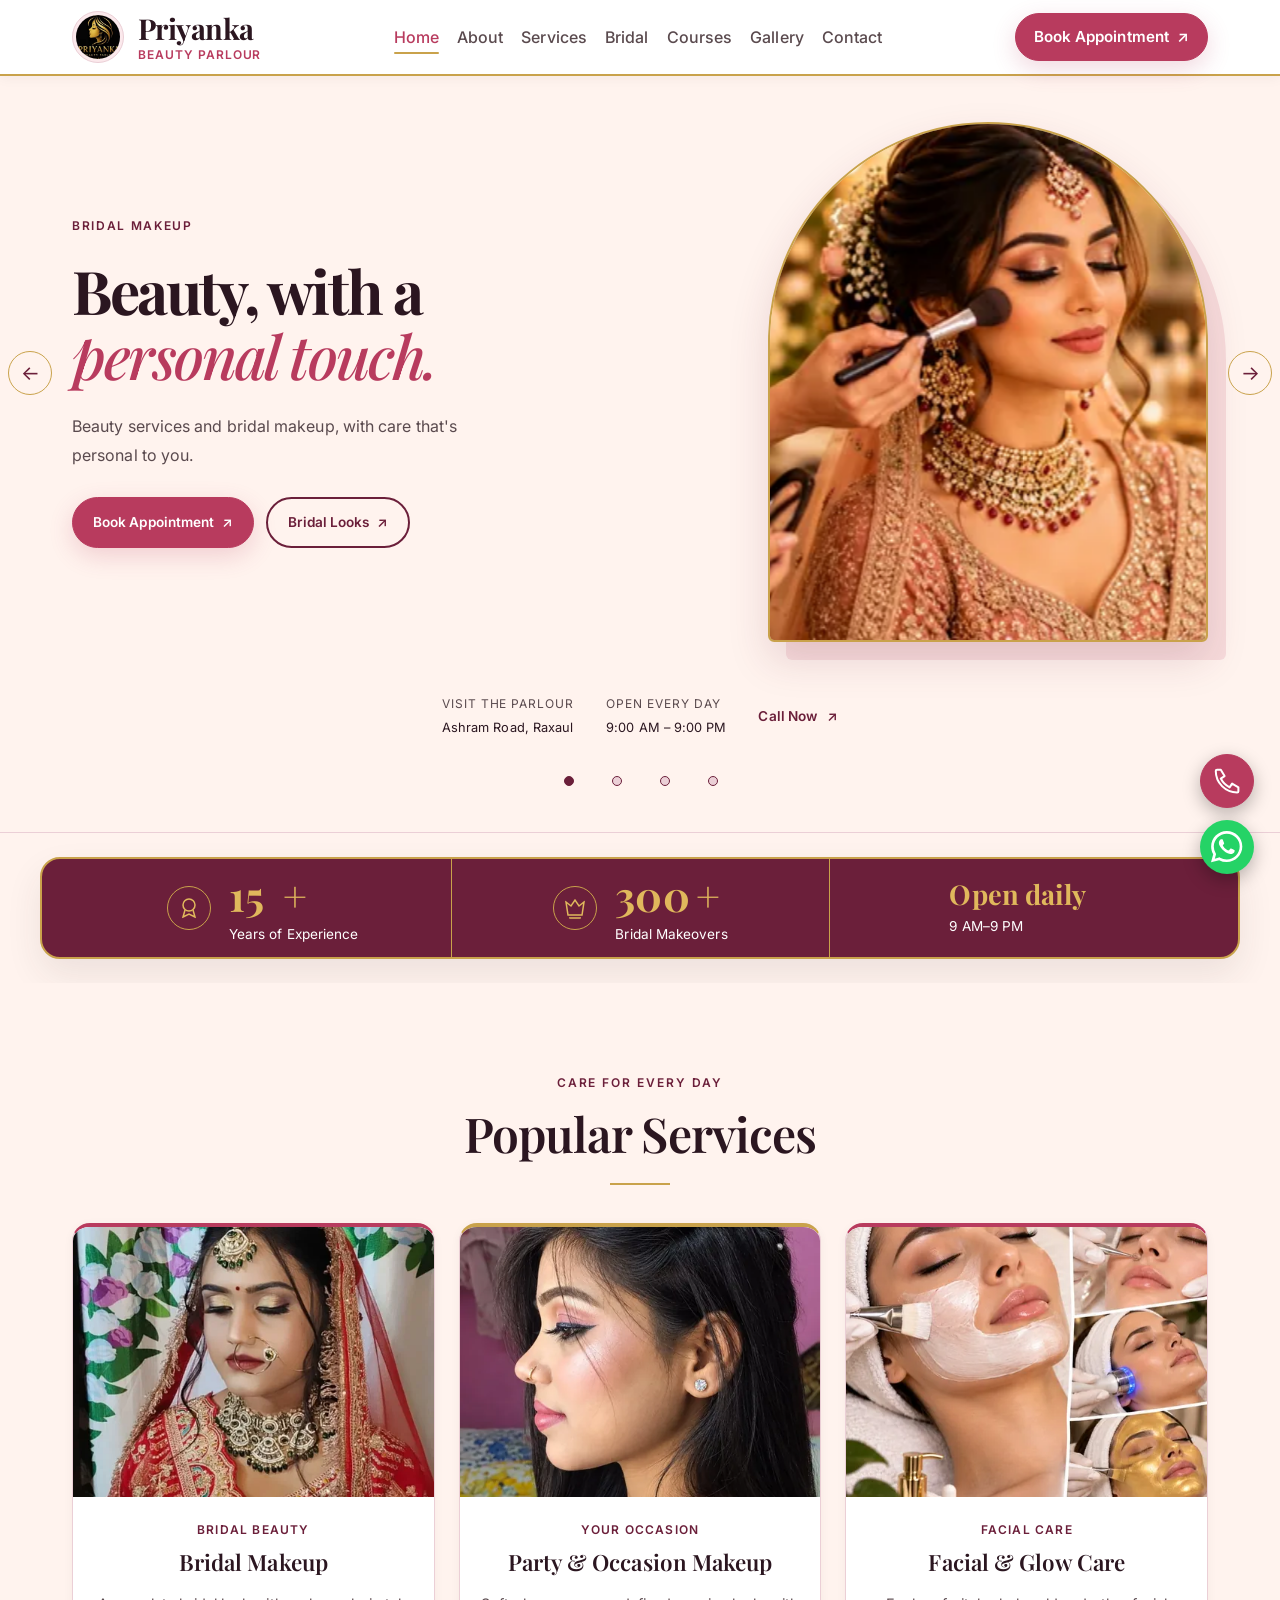
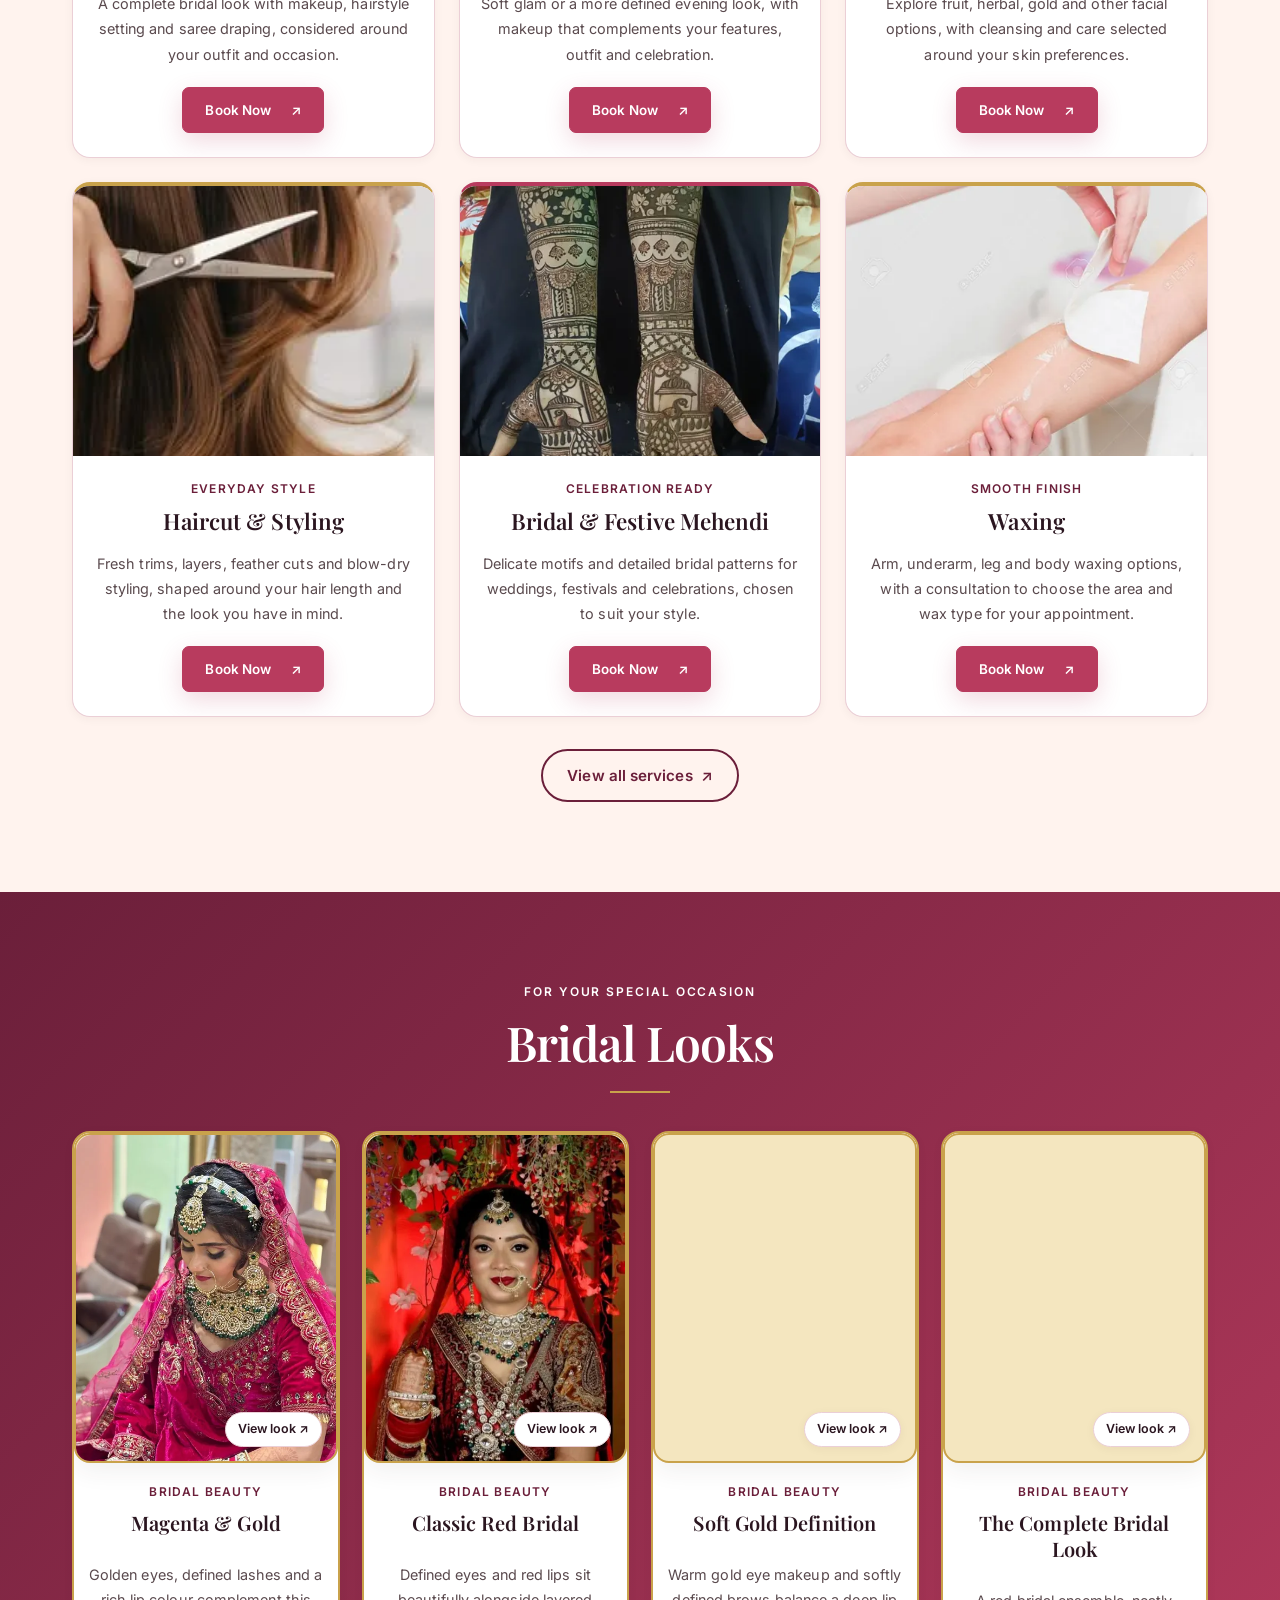
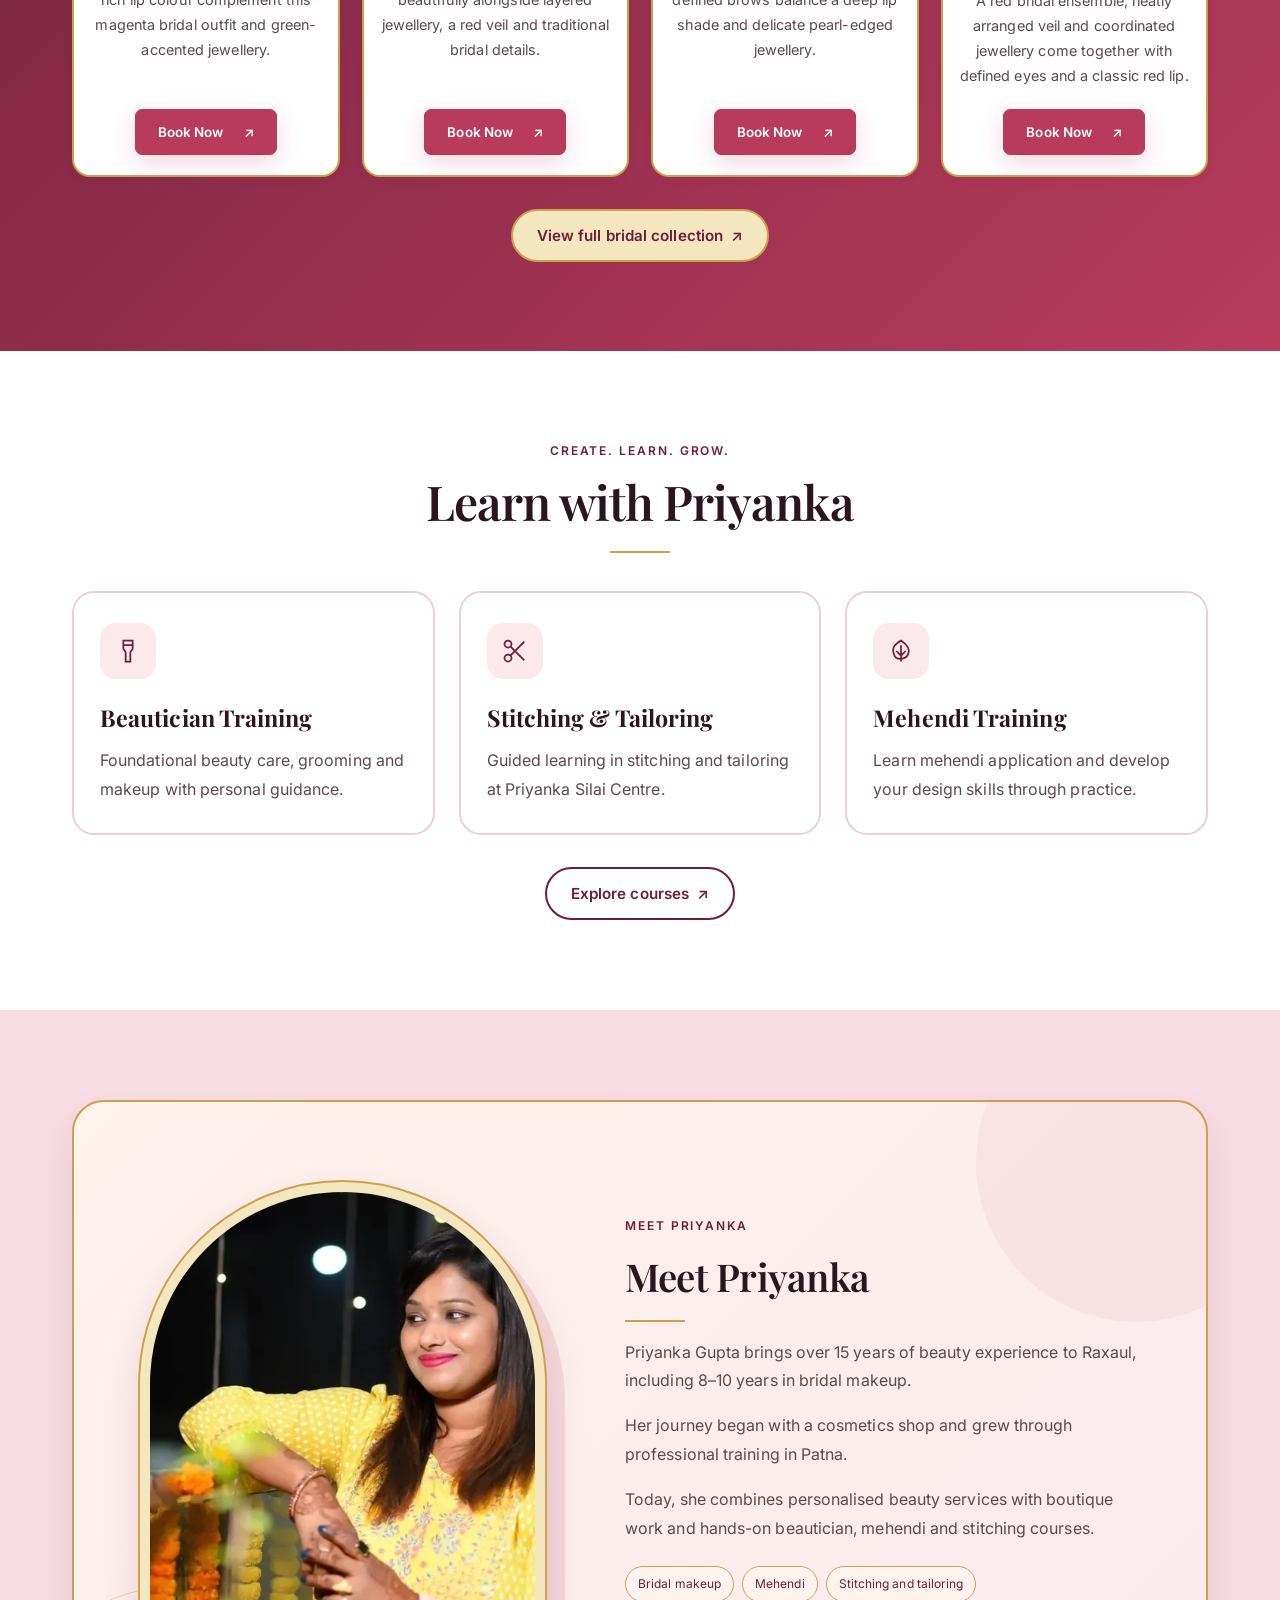
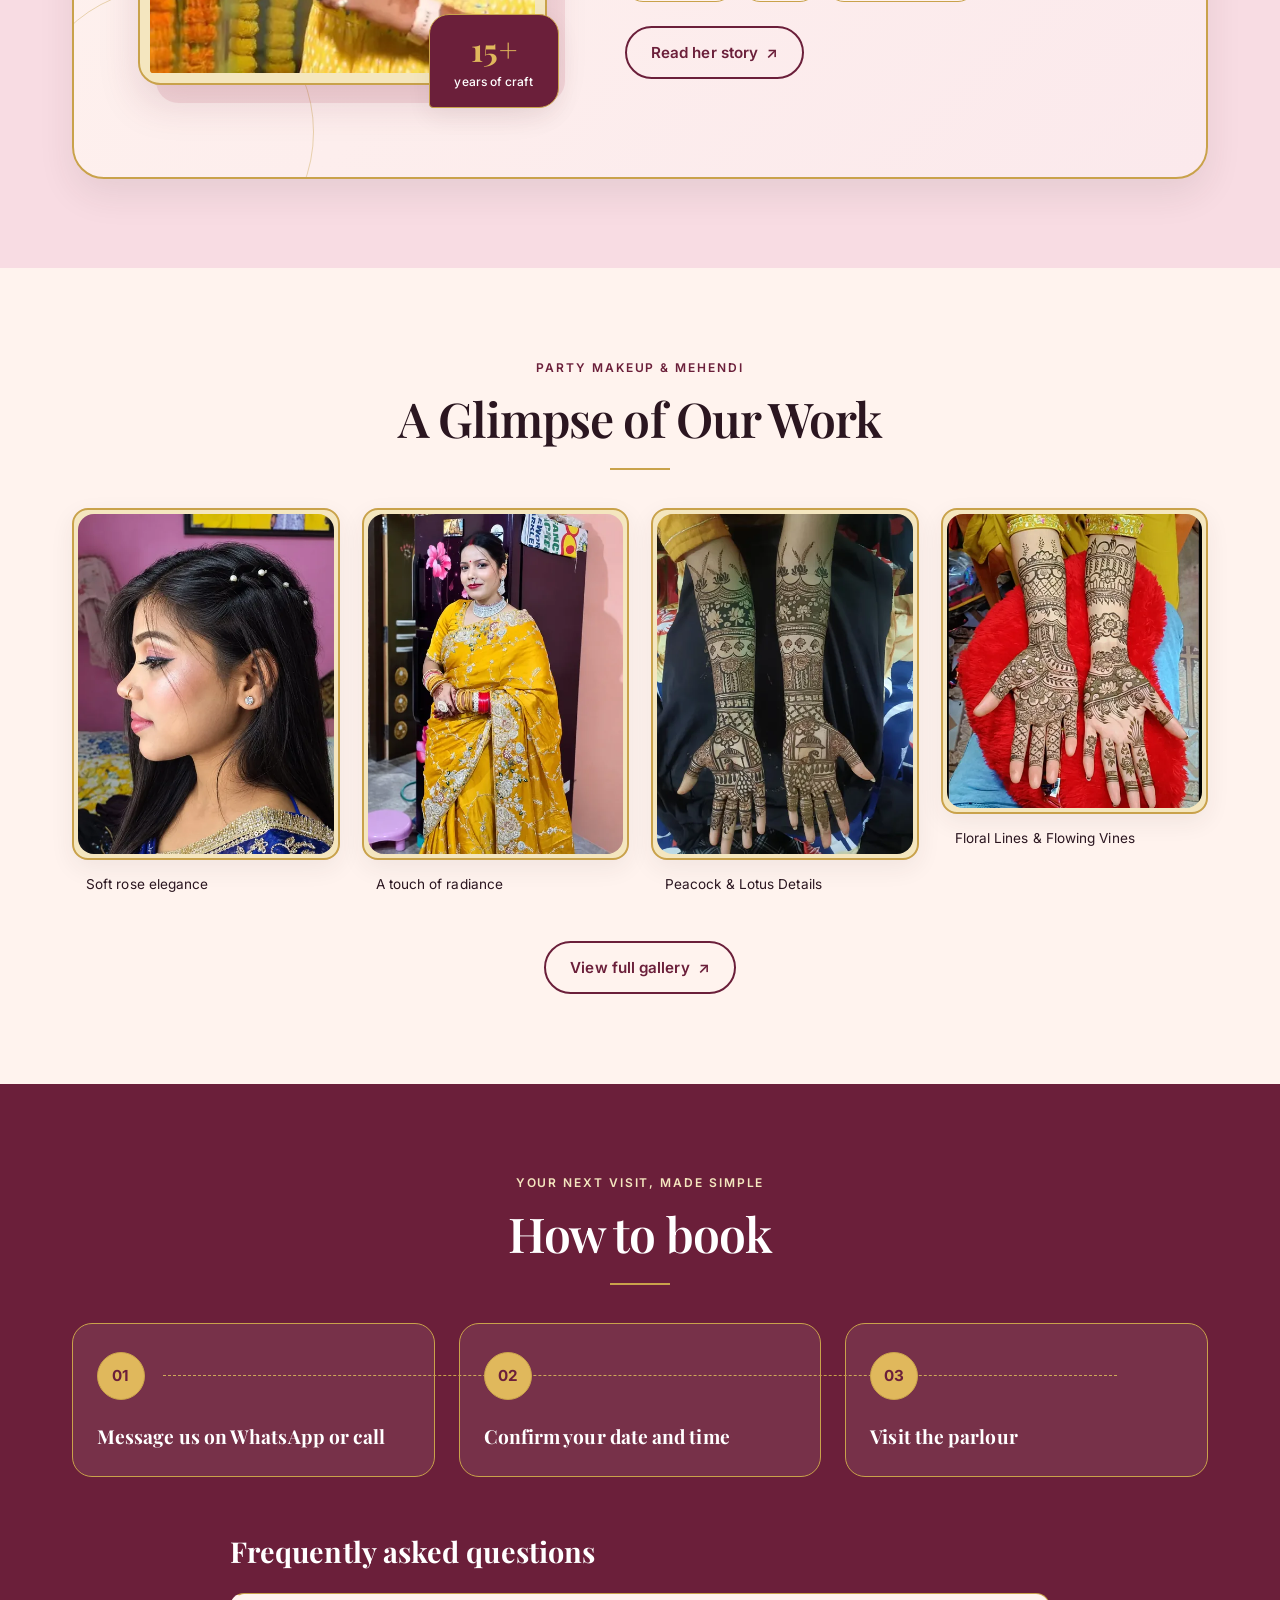
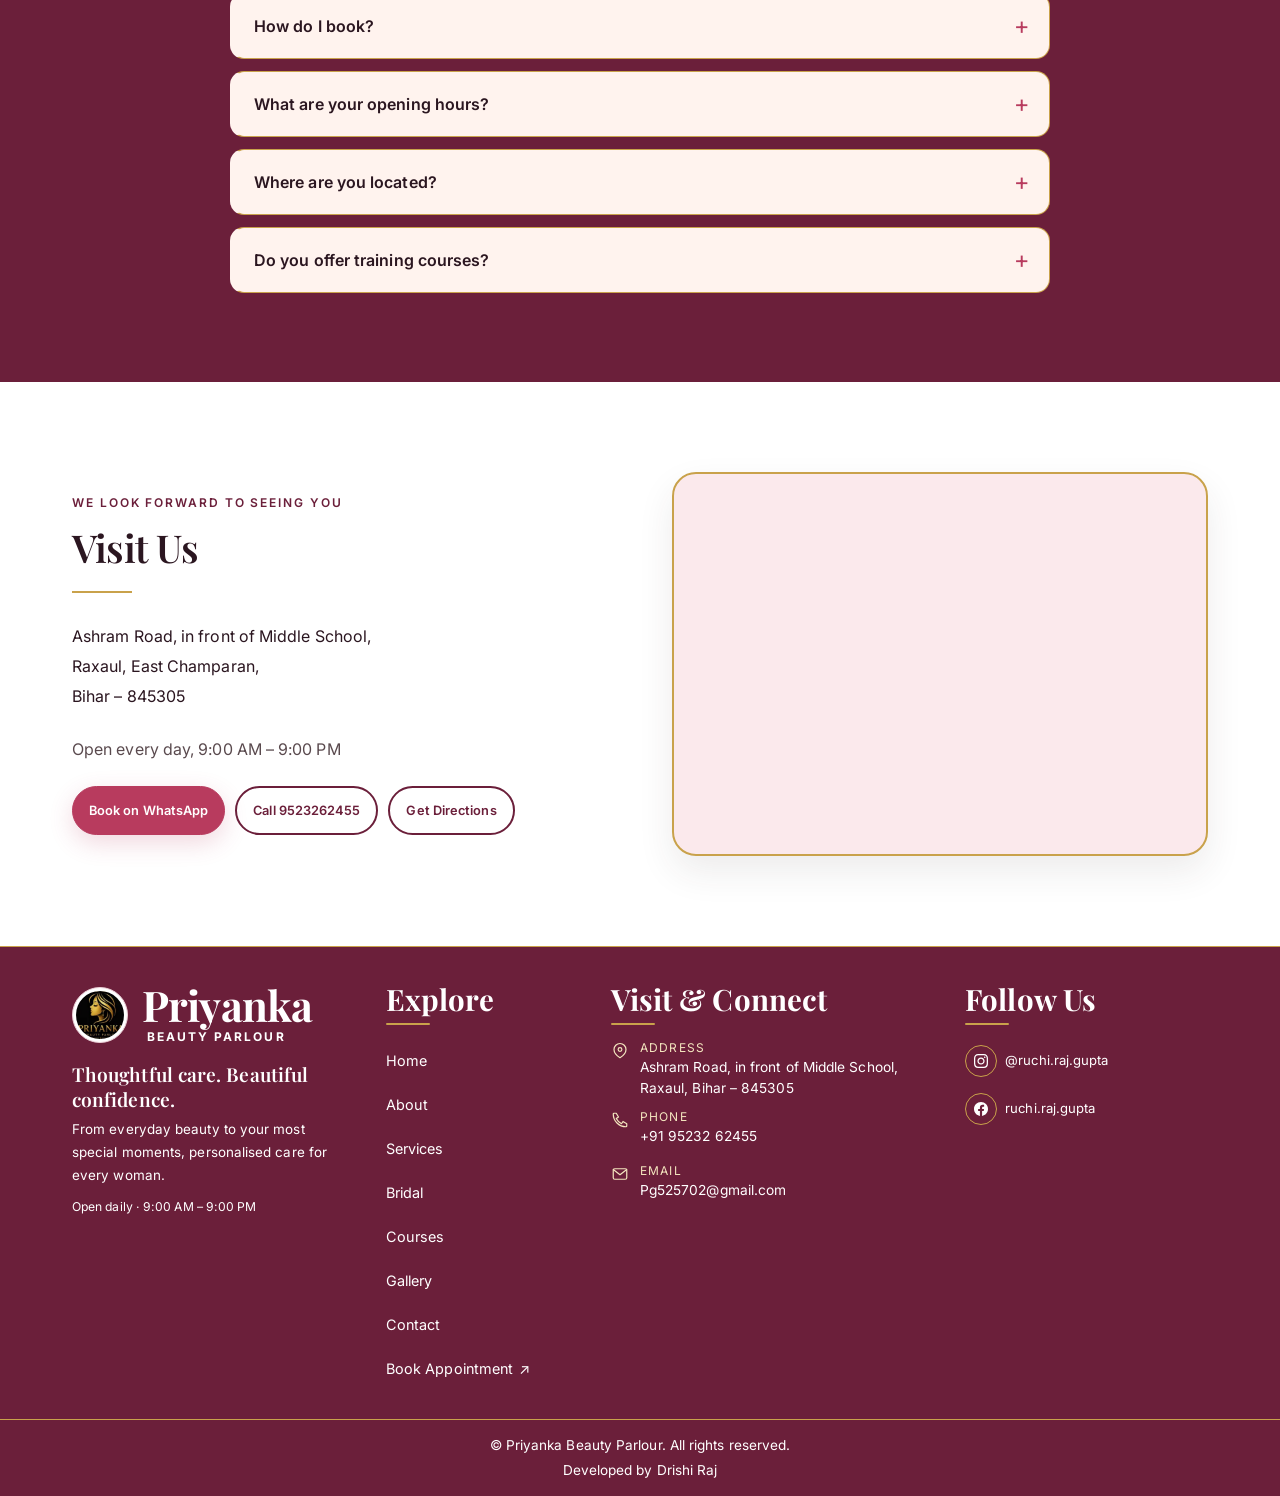
<file: index.html>
<!DOCTYPE html>
<html lang="en">
<head>
  <meta charset="UTF-8">
  <meta name="viewport" content="width=device-width, initial-scale=1.0">
  <title>Home | Priyanka Beauty Parlour, Raxaul</title>
  <meta name="description" content="Visit Priyanka Beauty Parlour on Ashram Road, Raxaul for bridal makeup, beauty services and everyday grooming. Contact us to plan your next appointment.">
  <link rel="icon" type="image/webp" href="images/optimized/logo-144w.webp">
  
  <!-- Ivory & Rose Theme Typography: Playfair Display headings & Inter body text -->
  <link rel="preconnect" href="https://fonts.googleapis.com">
  <link rel="preconnect" href="https://fonts.gstatic.com" crossorigin>
  <link href="https://fonts.googleapis.com/css2?family=Inter:wght@400;500;600;700&family=Playfair+Display:ital,wght@0,400;0,500;0,600;0,700;1,400;1,500&display=swap" rel="stylesheet">
  
  <link rel="stylesheet" href="css/tokens.css">
  <link rel="stylesheet" href="css/base.css">
  <link rel="stylesheet" href="css/layout.css">
  <link rel="stylesheet" href="css/components.css">
  <link rel="stylesheet" href="css/home.css">
  <link rel="canonical" href="https://priyanka-beauty-parlour.vercel.app/">
  <meta property="og:title" content="Home | Priyanka Beauty Parlour, Raxaul">
  <meta property="og:description" content="Visit Priyanka Beauty Parlour on Ashram Road, Raxaul for bridal makeup, beauty services and everyday grooming. Contact us to plan your next appointment.">
  <meta property="og:type" content="website">
  <meta property="og:url" content="https://priyanka-beauty-parlour.vercel.app/">
  <meta property="og:image" content="https://priyanka-beauty-parlour.vercel.app/images/social-preview.jpg">
  <meta property="og:image:alt" content="Bridal makeup being applied at a salon">
  <meta name="twitter:card" content="summary_large_image">
  <meta name="twitter:title" content="Home | Priyanka Beauty Parlour, Raxaul">
  <meta name="twitter:description" content="Visit Priyanka Beauty Parlour on Ashram Road, Raxaul for bridal makeup, beauty services and everyday grooming. Contact us to plan your next appointment.">
  <meta name="twitter:image" content="https://priyanka-beauty-parlour.vercel.app/images/social-preview.jpg">
  <meta name="theme-color" content="#FFF8F3">
  <link rel="apple-touch-icon" sizes="180x180" href="images/apple-touch-icon.png">
  <script type="application/ld+json">
{
  "@context": "https://schema.org",
  "@type": "BeautySalon",
  "@id": "https://priyanka-beauty-parlour.vercel.app/#beauty-salon",
  "name": "Priyanka Beauty Parlour",
  "url": "https://priyanka-beauty-parlour.vercel.app/",
  "image": "https://priyanka-beauty-parlour.vercel.app/images/social-preview.jpg",
  "telephone": "+919523262455",
  "address": {
    "@type": "PostalAddress",
    "streetAddress": "Ashram Road, in front of Middle School",
    "addressLocality": "Raxaul, East Champaran",
    "addressRegion": "Bihar",
    "postalCode": "845305",
    "addressCountry": "IN"
  },
  "openingHours": "Mo-Su 09:00-21:00",
  "founder": {
    "@type": "Person",
    "name": "Priyanka Gupta"
  },
  "sameAs": [
    "https://www.instagram.com/ruchi.raj.gupta/",
    "https://www.facebook.com/ishikaraj.gupta.31"
  ]
}
  </script>
  <link rel="preload" as="image" href="images/optimized/hero-bridal-makeup-960w.webp" imagesrcset="images/optimized/hero-bridal-makeup-480w.webp 480w, images/optimized/hero-bridal-makeup-960w.webp 960w, images/optimized/hero-bridal-makeup-full.webp 1536w" imagesizes="(max-width: 700px) min(90vw, 400px), 440px" fetchpriority="high">
</head>
<body class="home-page">
  <a class="skip-link" href="#main-content">Skip to content</a>
  <div class="scroll-progress" aria-hidden="true"></div>
  <header class="main-header" id="navbar">
    <div class="container nav-container">
      <a href="index.html" class="brand-logo" title="Priyanka Beauty Parlour">
        <div class="logo-ring"><img src="images/optimized/logo-144w.webp" alt="" class="brand-logo-img" width="144" height="144"></div>
        <div class="brand-text-block"><span class="brand-name-gold">Priyanka</span><span class="brand-tag-royal">BEAUTY PARLOUR</span></div>
      </a>
      <nav class="nav-menu" id="navMenu" aria-label="Main Navigation">
        <div class="mobile-only nav-drawer-header">
          <div class="nav-drawer-brand"><span class="nav-drawer-name">Priyanka</span><span class="nav-drawer-tag">BEAUTY PARLOUR</span></div>
          <button type="button" class="nav-close-btn" id="navCloseBtn" aria-label="Close Navigation">&times;</button>
        </div>
        <a href="index.html" class="nav-link" aria-current="page">Home</a>
        <a href="about.html" class="nav-link">About</a>
        <a href="services.html" class="nav-link">Services</a>
        <a href="bridal.html" class="nav-link">Bridal</a>
        <a href="courses.html" class="nav-link">Courses</a>
        <a href="gallery.html" class="nav-link">Gallery</a>
        <a href="contact.html" class="nav-link">Contact</a>
        <a href="index.html#booking" class="btn header-book nav-mobile-book">Book Appointment</a>
      </nav>
      <a href="index.html#booking" class="btn header-book header-book-desktop">Book Appointment <span aria-hidden="true">&#8599;</span></a>
      <button type="button" class="hamburger-btn" id="hamburgerBtn" aria-label="Open Navigation" aria-expanded="false" aria-controls="navMenu"><span></span><span></span><span></span></button>
    </div>
  </header>
  <div class="nav-backdrop" id="navBackdrop" aria-hidden="true"></div>
  <main id="main-content" tabindex="-1">
<section class="hero-section home-campaign-hero" id="home" aria-label="Beauty, bridal and services highlights" aria-roledescription="carousel" data-hero-slider>
  <div class="campaign-stage">
    <article class="hero-slide is-active" data-hero-slide role="group" aria-roledescription="slide" aria-label="1 of 4">
      <div class="container hero-slide-layout">
        <div class="campaign-copy"><p class="hero-eyebrow">Bridal Makeup</p><h1 id="heroTitle">Beauty, with a<br><em>personal touch.</em></h1>
          <p class="campaign-description">Beauty services and bridal makeup, with care that's personal to you.</p>
          <div class="campaign-buttons"><a href="#booking" class="btn btn-royal-gold">Book Appointment <span aria-hidden="true">&#8599;</span></a><a href="bridal.html" class="btn btn-gold-outline">Bridal Looks <span aria-hidden="true">&#8599;</span></a></div>
        </div><div class="hero-art hero-art--makeup"><div class="hero-image-motion"><img src="images/optimized/hero-bridal-makeup-960w.webp" alt="Bridal makeup being applied with a brush in a warmly lit salon." width="960" height="640" fetchpriority="high" srcset="images/optimized/hero-bridal-makeup-480w.webp 480w, images/optimized/hero-bridal-makeup-960w.webp 960w, images/optimized/hero-bridal-makeup-full.webp 1536w" sizes="(max-width: 700px) min(90vw, 400px), 440px" loading="eager" decoding="async"></div></div>
      </div>
    </article>
    <article class="hero-slide" data-hero-slide role="group" aria-roledescription="slide" aria-label="2 of 4" aria-hidden="true" inert>
      <div class="container hero-slide-layout">
        <div class="campaign-copy"><p class="hero-eyebrow">Party Makeup and Mehendi</p><h2>Look radiant at<br><em>every celebration.</em></h2>
          <p class="campaign-description">Party makeup and mehendi for your next celebration.</p>
          <div class="campaign-buttons"><a href="#booking" class="btn btn-royal-gold">Book Appointment <span aria-hidden="true">&#8599;</span></a><a href="gallery.html" class="btn btn-gold-outline">View Gallery <span aria-hidden="true">&#8599;</span></a></div>
        </div><div class="hero-art hero-art--services"><div class="hero-image-motion"><picture><source media="(max-width: 768px)" srcset="images/optimized/hero-priyanka-services-mobile.webp"><img src="images/optimized/hero-priyanka-services-wide.webp" alt="Beauty portrait with softly styled hair and makeup" width="1600" height="533" loading="lazy" decoding="async"></picture></div></div>
      </div>
    </article>
    <article class="hero-slide" data-hero-slide role="group" aria-roledescription="slide" aria-label="3 of 4" aria-hidden="true" inert>
      <div class="container hero-slide-layout">
        <div class="campaign-copy"><p class="hero-eyebrow">Professional Courses</p><h2>Learn beauty, mehendi and <em>stitching.</em></h2>
          <p class="campaign-description">Explore beautician, mehendi and stitching courses with Priyanka.</p>
          <div class="campaign-buttons"><a href="https://wa.me/919523262455" class="btn btn-royal-gold">Enquire on WhatsApp <span aria-hidden="true">&#8599;</span></a><a href="courses.html" class="btn btn-gold-outline">Explore Courses <span aria-hidden="true">&#8599;</span></a></div>
        </div><div class="hero-art hero-art--wedding"><div class="hero-image-motion"><picture><source media="(max-width: 768px)" srcset="images/optimized/hero-priyanka-wedding-mobile.webp"><img src="images/optimized/hero-priyanka-wedding-wide.webp" alt="Bridal makeup with a pink outfit and traditional jewellery" width="1600" height="533" loading="lazy" decoding="async"></picture></div></div>
      </div>
    </article>
    <article class="hero-slide" data-hero-slide role="group" aria-roledescription="slide" aria-label="4 of 4" aria-hidden="true" inert>
      <div class="container hero-slide-layout">
        <div class="campaign-copy"><p class="hero-eyebrow">Haircut and Hair Styling</p><h2>Cuts and styles that suit <em>you.</em></h2>
          <p class="campaign-description">Fresh trims, layers and styling for your next visit.</p>
          <div class="campaign-buttons"><a href="#booking" class="btn btn-royal-gold">Book Appointment <span aria-hidden="true">&#8599;</span></a><a href="services.html" class="btn btn-gold-outline">View Services <span aria-hidden="true">&#8599;</span></a></div>
        </div><div class="hero-art hero-art--hair"><div class="hero-image-motion"><img src="images/optimized/service-haircut-full.webp" alt="Long layered haircut and styling" width="236" height="420" srcset="images/optimized/service-haircut-full.webp 236w" sizes="208px" loading="lazy" decoding="async"></div></div>
      </div>
    </article>
  </div>
  <div class="container hero-bottom"><div class="hero-details"><p><span class="hero-detail-label">Visit the parlour</span>Ashram Road, Raxaul</p><p><span class="hero-detail-label">Open every day</span>9:00 AM – 9:00 PM</p><a href="tel:+919523262455" class="hero-call">Call Now <span aria-hidden="true">&#8599;</span></a></div>
    <div class="hero-controls" hidden><button type="button" class="hero-arrow" data-hero-prev aria-label="Previous slide">&#8592;</button><div class="hero-dots" aria-label="Choose a slide"><button type="button" data-hero-dot aria-label="Go to slide 1" aria-current="true"></button><button type="button" data-hero-dot aria-label="Go to slide 2"></button><button type="button" data-hero-dot aria-label="Go to slide 3"></button><button type="button" data-hero-dot aria-label="Go to slide 4"></button></div><button type="button" class="hero-arrow" data-hero-next aria-label="Next slide">&#8594;</button></div>
  </div><span class="sr-only" data-hero-status role="status" aria-live="polite"></span>
</section>
<section class="home-experience" aria-label="Our experience">
    <div class="container campaign-proof" data-achievements>
      <ul aria-label="Our experience">
        <li class="trust-count-card"><svg viewBox="0 0 24 24" fill="none" stroke="currentColor" stroke-width="1.5" aria-hidden="true"><circle cx="12" cy="9" r="6"/><path d="m8 14-2 7 6-3 6 3-2-7"/></svg><p><strong><span data-count="15">15</span>+</strong><span class="proof-label">Years of Experience</span></p></li>
        <li class="trust-count-card"><svg viewBox="0 0 24 24" fill="none" stroke="currentColor" stroke-width="1.5" aria-hidden="true"><path d="m3 6 5 4 4-6 4 6 5-4-2 13H5ZM6 22h12"/></svg><p><strong><span data-count="300">300</span>+</strong><span class="proof-label">Bridal Makeovers</span></p></li>
      <li><p><strong class="proof-daily">Open daily</strong><span class="proof-label">9 AM&ndash;9 PM</span></p></li></ul>
    </div>
  </section>
<section class="home-summary-section " id="services" aria-labelledby="servicesTitle"><div class="container"><div class="section-header text-center"><p class="section-eyebrow">Care for every day</p><h2 class="section-title" id="servicesTitle">Popular Services</h2></div><div class="home-popular-grid"><article class="service-card">
              <button type="button" class="service-media service-media--bridal photo-trigger" data-photo data-gallery="home-services" data-full="images/optimized/gallery-3-full.webp" data-title="Bridal eye makeup and jewellery styling" aria-label="View photo: Bridal eye makeup and jewellery styling">
                <img src="images/optimized/gallery-3-960w.webp" alt="Bridal eye makeup and jewellery styling" width="960" height="960" loading="lazy" decoding="async" srcset="images/optimized/gallery-3-480w.webp 480w, images/optimized/gallery-3-960w.webp 960w, images/optimized/gallery-3-full.webp 1024w" sizes="(max-width: 600px) calc(100vw - 32px), (max-width: 1100px) calc((100vw - 64px) / 2), 363px">

                <span class="photo-zoom"><svg viewBox="0 0 24 24" aria-hidden="true" focusable="false"><circle cx="10.5" cy="10.5" r="6.5"/><path d="m16 16 5 5M10.5 7.5v6m-3-3h6"/></svg><span>View photo</span></span>
              </button>
              <div class="service-content">
                <p class="service-tag">Bridal beauty</p>
                <h3 class="service-name">Bridal Makeup</h3>
                <p class="service-desc">A complete bridal look with makeup, hairstyle setting and saree draping, considered around your outfit and occasion.</p>
                <a href="https://wa.me/919523262455?text=Hello%20Priyanka%20Ji%2C%20I%20would%20like%20to%20book%20an%20appointment%20for%20Bridal%20Makeup.%20Please%20let%20me%20know%20your%20availability." class="service-book-link" data-service="Bridal Makeup" aria-label="Book Bridal Makeup" target="_blank" rel="noopener noreferrer">Book Now <span aria-hidden="true">&#8599;</span></a>
              </div>
            </article><article class="service-card">
              <button type="button" class="service-media service-media--party-makeup photo-trigger" data-photo data-gallery="home-services" data-full="images/optimized/party-makeup-rose-eyes-full.webp" data-title="Soft rose elegance" aria-label="View photo: Rose eye makeup with winged liner and pearl hair accents">
                <img src="images/optimized/party-makeup-rose-eyes-960w.webp" alt="Rose eye makeup with winged liner and pearl hair accents" width="960" height="1280" loading="lazy" decoding="async" srcset="images/optimized/party-makeup-rose-eyes-480w.webp 480w, images/optimized/party-makeup-rose-eyes-960w.webp 960w, images/optimized/party-makeup-rose-eyes-full.webp 1086w" sizes="(max-width: 600px) calc(100vw - 32px), (max-width: 1100px) calc((100vw - 64px) / 2), 363px">

                <span class="photo-zoom"><svg viewBox="0 0 24 24" aria-hidden="true" focusable="false"><circle cx="10.5" cy="10.5" r="6.5"/><path d="m16 16 5 5M10.5 7.5v6m-3-3h6"/></svg><span>View photo</span></span>
              </button>
              <div class="service-content">
                <p class="service-tag">Your occasion</p>
                <h3 class="service-name">Party &amp; Occasion Makeup</h3>
                <p class="service-desc">Soft glam or a more defined evening look, with makeup that complements your features, outfit and celebration.</p>
                <a href="https://wa.me/919523262455?text=Hello%20Priyanka%20Ji%2C%20I%20would%20like%20to%20book%20an%20appointment%20for%20Party%20Makeup.%20Please%20let%20me%20know%20your%20availability." class="service-book-link" data-service="Party Makeup" aria-label="Book Party &amp; Occasion Makeup" target="_blank" rel="noopener noreferrer">Book Now <span aria-hidden="true">&#8599;</span></a>
              </div>
            </article><article class="service-card">
              <button type="button" class="service-media service-media--facial photo-trigger" data-photo data-gallery="home-services" data-full="images/optimized/service-facial-full.webp" data-title="Facial cleansing and skincare treatments" aria-label="View photo: Facial cleansing and skincare treatments">
                <img src="images/optimized/service-facial-736w.webp" alt="Facial cleansing and skincare treatments" width="736" height="1104" loading="lazy" decoding="async" srcset="images/optimized/service-facial-480w.webp 480w, images/optimized/service-facial-full.webp 736w" sizes="(max-width: 600px) calc(100vw - 32px), (max-width: 1100px) calc((100vw - 64px) / 2), 363px">

                <span class="photo-zoom"><svg viewBox="0 0 24 24" aria-hidden="true" focusable="false"><circle cx="10.5" cy="10.5" r="6.5"/><path d="m16 16 5 5M10.5 7.5v6m-3-3h6"/></svg><span>View photo</span></span>
              </button>
              <div class="service-content">
                <p class="service-tag">Facial care</p>
                <h3 class="service-name">Facial &amp; Glow Care</h3>
                <p class="service-desc">Explore fruit, herbal, gold and other facial options, with cleansing and care selected around your skin preferences.</p>
                <a href="https://wa.me/919523262455?text=Hello%20Priyanka%20Ji%2C%20I%20would%20like%20to%20book%20an%20appointment%20for%20Facial%20%26%20Skin%20Glow.%20Please%20let%20me%20know%20your%20availability." class="service-book-link" data-service="Facial &amp; Skin Glow" aria-label="Book Facial &amp; Glow Care" target="_blank" rel="noopener noreferrer">Book Now <span aria-hidden="true">&#8599;</span></a>
              </div>
            </article><article class="service-card">
              <button type="button" class="service-media service-media--haircut photo-trigger" data-photo data-gallery="home-services" data-full="images/optimized/service-haircut-full.webp" data-title="Long layered haircut and styling" aria-label="View photo: Long layered haircut and styling">
                <img src="images/optimized/service-haircut-236w.webp" alt="Long layered haircut and styling" width="236" height="420" loading="lazy" decoding="async" srcset="images/optimized/service-haircut-full.webp 236w" sizes="(max-width: 600px) calc(100vw - 32px), (max-width: 1100px) calc((100vw - 64px) / 2), 363px">

                <span class="photo-zoom"><svg viewBox="0 0 24 24" aria-hidden="true" focusable="false"><circle cx="10.5" cy="10.5" r="6.5"/><path d="m16 16 5 5M10.5 7.5v6m-3-3h6"/></svg><span>View photo</span></span>
              </button>
              <div class="service-content">
                <p class="service-tag">Everyday style</p>
                <h3 class="service-name">Haircut &amp; Styling</h3>
                <p class="service-desc">Fresh trims, layers, feather cuts and blow-dry styling, shaped around your hair length and the look you have in mind.</p>
                <a href="https://wa.me/919523262455?text=Hello%20Priyanka%20Ji%2C%20I%20would%20like%20to%20book%20an%20appointment%20for%20Haircut%20%26%20Styling.%20Please%20let%20me%20know%20your%20availability." class="service-book-link" data-service="Haircut &amp; Styling" aria-label="Book Haircut &amp; Styling" target="_blank" rel="noopener noreferrer">Book Now <span aria-hidden="true">&#8599;</span></a>
              </div>
            </article><article class="service-card">
              <button type="button" class="service-media service-media--mehendi photo-trigger" data-photo data-gallery="home-services" data-full="images/optimized/mehendi-peacock-lotus-full.webp" data-title="Detailed bridal mehendi designs on hands" aria-label="View photo: Detailed bridal mehendi designs on hands">
                <img src="images/optimized/mehendi-peacock-lotus-867w.webp" alt="Peacock motifs, lotus flowers and layered ornamental bands across the palms and forearms." width="867" height="1156" loading="lazy" decoding="async" srcset="images/optimized/mehendi-peacock-lotus-480w.webp 480w, images/optimized/mehendi-peacock-lotus-full.webp 867w" sizes="(max-width: 600px) calc(100vw - 32px), (max-width: 1100px) calc((100vw - 64px) / 2), 363px">

                <span class="photo-zoom"><svg viewBox="0 0 24 24" aria-hidden="true" focusable="false"><circle cx="10.5" cy="10.5" r="6.5"/><path d="m16 16 5 5M10.5 7.5v6m-3-3h6"/></svg><span>View photo</span></span>
              </button>
              <div class="service-content">
                <p class="service-tag">Celebration ready</p>
                <h3 class="service-name">Bridal &amp; Festive Mehendi</h3>
                <p class="service-desc">Delicate motifs and detailed bridal patterns for weddings, festivals and celebrations, chosen to suit your style.</p>
                <a href="https://wa.me/919523262455?text=Hello%20Priyanka%20Ji%2C%20I%20would%20like%20to%20book%20an%20appointment%20for%20Mehendi.%20Please%20let%20me%20know%20your%20availability." class="service-book-link" data-service="Mehendi" aria-label="Book Bridal &amp; Festive Mehendi" target="_blank" rel="noopener noreferrer">Book Now <span aria-hidden="true">&#8599;</span></a>
              </div>
            </article><article class="service-card">
              <button type="button" class="service-media service-media--waxing photo-trigger" data-photo data-gallery="home-services" data-full="images/optimized/service-waxing-full.webp" data-title="Arm waxing treatment" aria-label="View photo: Arm waxing treatment">
                <img src="images/optimized/service-waxing-736w.webp" alt="Arm waxing treatment" width="736" height="736" loading="lazy" decoding="async" srcset="images/optimized/service-waxing-480w.webp 480w, images/optimized/service-waxing-full.webp 736w" sizes="(max-width: 600px) calc(100vw - 32px), (max-width: 1100px) calc((100vw - 64px) / 2), 363px">

                <span class="photo-zoom"><svg viewBox="0 0 24 24" aria-hidden="true" focusable="false"><circle cx="10.5" cy="10.5" r="6.5"/><path d="m16 16 5 5M10.5 7.5v6m-3-3h6"/></svg><span>View photo</span></span>
              </button>
              <div class="service-content">
                <p class="service-tag">Smooth finish</p>
                <h3 class="service-name">Waxing</h3>
                <p class="service-desc">Arm, underarm, leg and body waxing options, with a consultation to choose the area and wax type for your appointment.</p>
                <a href="https://wa.me/919523262455?text=Hello%20Priyanka%20Ji%2C%20I%20would%20like%20to%20book%20an%20appointment%20for%20Waxing.%20Please%20let%20me%20know%20your%20availability." class="service-book-link" data-service="Waxing" aria-label="Book Waxing" target="_blank" rel="noopener noreferrer">Book Now <span aria-hidden="true">&#8599;</span></a>
              </div>
            </article></div><div class="home-section-link"><a class="btn btn-gold-outline" href="services.html">View all services <span aria-hidden="true">&#8599;</span></a></div></div></section>
<section class="home-summary-section " id="bridal" aria-labelledby="bridalTitle"><div class="container"><div class="section-header text-center"><p class="section-eyebrow">For your special occasion</p><h2 class="section-title" id="bridalTitle">Bridal Looks</h2></div><div class="home-bridal-grid"><article class="service-card bridal-look">
          <button type="button" class="service-media bridal-look-photo photo-trigger morph-photo" data-photo data-gallery="home-bridal-teaser" data-full="images/optimized/bridal-magenta-gold-full.webp" data-title="Magenta &amp; Gold" aria-label="View bridal photo: Magenta &amp; Gold">
            <img src="images/optimized/bridal-magenta-gold-960w.webp" alt="Golden eyes, defined lashes and a rich lip colour complement this magenta bridal outfit and green-accented jewellery." width="960" height="1280" loading="lazy" decoding="async" srcset="images/optimized/bridal-magenta-gold-480w.webp 480w, images/optimized/bridal-magenta-gold-full.webp 960w" sizes="(max-width: 600px) calc(100vw - 32px), (max-width: 1100px) calc((100vw - 64px) / 2), 269px">
            <span class="occasion-view" aria-hidden="true">View look &#8599;</span>
          </button>
          <div class="service-content">
            <p class="service-tag">Bridal beauty</p>
            <h3 class="service-name">Magenta &amp; Gold</h3>
            <p class="service-desc">Golden eyes, defined lashes and a rich lip colour complement this magenta bridal outfit and green-accented jewellery.</p>
            <a class="service-book-link" href="https://wa.me/919523262455?text=Hello%20Priyanka%20Ji%2C%20I%20would%20like%20to%20book%20an%20appointment%20for%20Bridal%20Makeup.%20Please%20let%20me%20know%20your%20availability." data-service="Bridal Makeup" aria-label="Book bridal makeup inspired by Magenta &amp; Gold" target="_blank" rel="noopener noreferrer">Book Now <span aria-hidden="true">&#8599;</span></a>
          </div>
        </article><article class="service-card bridal-look">
          <button type="button" class="service-media bridal-look-photo photo-trigger morph-photo" data-photo data-gallery="home-bridal-teaser" data-full="images/optimized/bridal-classic-red-full.webp" data-title="Classic Red Bridal" aria-label="View bridal photo: Classic Red Bridal">
            <img src="images/optimized/bridal-classic-red-753w.webp" alt="Defined eyes and red lips sit beautifully alongside layered jewellery, a red veil and traditional bridal details." width="753" height="1192" loading="lazy" decoding="async" srcset="images/optimized/bridal-classic-red-480w.webp 480w, images/optimized/bridal-classic-red-full.webp 753w" sizes="(max-width: 600px) calc(100vw - 32px), (max-width: 1100px) calc((100vw - 64px) / 2), 269px">
            <span class="occasion-view" aria-hidden="true">View look &#8599;</span>
          </button>
          <div class="service-content">
            <p class="service-tag">Bridal beauty</p>
            <h3 class="service-name">Classic Red Bridal</h3>
            <p class="service-desc">Defined eyes and red lips sit beautifully alongside layered jewellery, a red veil and traditional bridal details.</p>
            <a class="service-book-link" href="https://wa.me/919523262455?text=Hello%20Priyanka%20Ji%2C%20I%20would%20like%20to%20book%20an%20appointment%20for%20Bridal%20Makeup.%20Please%20let%20me%20know%20your%20availability." data-service="Bridal Makeup" aria-label="Book bridal makeup inspired by Classic Red Bridal" target="_blank" rel="noopener noreferrer">Book Now <span aria-hidden="true">&#8599;</span></a>
          </div>
        </article><article class="service-card bridal-look">
          <button type="button" class="service-media bridal-look-photo photo-trigger morph-photo" data-photo data-gallery="home-bridal-teaser" data-full="images/optimized/bridal-soft-gold-full.webp" data-title="Soft Gold Definition" aria-label="View bridal photo: Soft Gold Definition">
            <img src="images/optimized/bridal-soft-gold-960w.webp" alt="Warm gold eye makeup and softly defined brows balance a deep lip shade and delicate pearl-edged jewellery." width="960" height="1281" loading="lazy" decoding="async" srcset="images/optimized/bridal-soft-gold-480w.webp 480w, images/optimized/bridal-soft-gold-960w.webp 960w, images/optimized/bridal-soft-gold-full.webp 1100w" sizes="(max-width: 600px) calc(100vw - 32px), (max-width: 1100px) calc((100vw - 64px) / 2), 269px">
            <span class="occasion-view" aria-hidden="true">View look &#8599;</span>
          </button>
          <div class="service-content">
            <p class="service-tag">Bridal beauty</p>
            <h3 class="service-name">Soft Gold Definition</h3>
            <p class="service-desc">Warm gold eye makeup and softly defined brows balance a deep lip shade and delicate pearl-edged jewellery.</p>
            <a class="service-book-link" href="https://wa.me/919523262455?text=Hello%20Priyanka%20Ji%2C%20I%20would%20like%20to%20book%20an%20appointment%20for%20Bridal%20Makeup.%20Please%20let%20me%20know%20your%20availability." data-service="Bridal Makeup" aria-label="Book bridal makeup inspired by Soft Gold Definition" target="_blank" rel="noopener noreferrer">Book Now <span aria-hidden="true">&#8599;</span></a>
          </div>
        </article><article class="service-card bridal-look">
          <button type="button" class="service-media bridal-look-photo photo-trigger morph-photo" data-photo data-gallery="home-bridal-teaser" data-full="images/optimized/bridal-red-veil-full.webp" data-title="The Complete Bridal Look" aria-label="View bridal photo: The Complete Bridal Look">
            <img src="images/optimized/bridal-red-veil-960w.webp" alt="A red bridal ensemble, neatly arranged veil and coordinated jewellery come together with defined eyes and a classic red lip." width="960" height="1280" loading="lazy" decoding="async" srcset="images/optimized/bridal-red-veil-480w.webp 480w, images/optimized/bridal-red-veil-960w.webp 960w, images/optimized/bridal-red-veil-full.webp 1100w" sizes="(max-width: 600px) calc(100vw - 32px), (max-width: 1100px) calc((100vw - 64px) / 2), 269px">
            <span class="occasion-view" aria-hidden="true">View look &#8599;</span>
          </button>
          <div class="service-content">
            <p class="service-tag">Bridal beauty</p>
            <h3 class="service-name">The Complete Bridal Look</h3>
            <p class="service-desc">A red bridal ensemble, neatly arranged veil and coordinated jewellery come together with defined eyes and a classic red lip.</p>
            <a class="service-book-link" href="https://wa.me/919523262455?text=Hello%20Priyanka%20Ji%2C%20I%20would%20like%20to%20book%20an%20appointment%20for%20Bridal%20Makeup.%20Please%20let%20me%20know%20your%20availability." data-service="Bridal Makeup" aria-label="Book bridal makeup inspired by The Complete Bridal Look" target="_blank" rel="noopener noreferrer">Book Now <span aria-hidden="true">&#8599;</span></a>
          </div>
        </article></div><div class="home-section-link"><a class="btn btn-gold-outline" href="bridal.html">View full bridal collection <span aria-hidden="true">&#8599;</span></a></div></div></section>
<section class="home-summary-section " id="learn" aria-labelledby="learnTitle"><div class="container"><div class="section-header text-center"><p class="section-eyebrow">Create. Learn. Grow.</p><h2 class="section-title" id="learnTitle">Learn with Priyanka</h2></div><div class="home-course-grid"><article><span class="course-icon" aria-hidden="true"><svg viewBox="0 0 24 24" fill="none" stroke="currentColor" stroke-width="1.5"><path d="M8 3h8v7l-2 3v8h-4v-8l-2-3Z M8 7h8"/></svg></span><h3>Beautician Training</h3><p>Foundational beauty care, grooming and makeup with personal guidance.</p></article><article><span class="course-icon" aria-hidden="true"><svg viewBox="0 0 24 24" fill="none" stroke="currentColor" stroke-width="1.5"><circle cx="6" cy="6" r="3"/><circle cx="6" cy="18" r="3"/><path d="m8 8 12 12M8 16 20 4"/></svg></span><h3>Stitching &amp; Tailoring</h3><p>Guided learning in stitching and tailoring at Priyanka Silai Centre.</p></article><article><span class="course-icon" aria-hidden="true"><svg viewBox="0 0 24 24" fill="none" stroke="currentColor" stroke-width="1.5"><path d="M12 3c6 4 8 8 6 12s-10 6-12 0S6 7 12 3Z M12 7v14M8 12l4 4 4-4"/></svg></span><h3>Mehendi Training</h3><p>Learn mehendi application and develop your design skills through practice.</p></article></div><div class="home-section-link"><a class="btn btn-gold-outline" href="courses.html">Explore courses <span aria-hidden="true">&#8599;</span></a></div></div></section>
<section class="home-summary-section" id="meet-priyanka" aria-labelledby="meetTitle"><div class="container"><div class="home-owner"><span class="owner-circle" aria-hidden="true"></span><span class="owner-ring" aria-hidden="true"></span><div class="owner-portrait" data-reveal="slide-left"><div class="owner-frame" aria-hidden="true"></div><div class="owner-photo"><img src="images/optimized/about/owner-yellow-portrait-960w.webp" alt="Priyanka Gupta in a yellow outfit at a celebration" width="960" height="637" loading="lazy" decoding="async" srcset="images/optimized/about/owner-yellow-portrait-480w.webp 480w, images/optimized/about/owner-yellow-portrait-960w.webp 960w, images/optimized/about/owner-yellow-portrait-full.webp 1241w" sizes="(max-width: 767px) calc(100vw - 32px), (max-width: 1200px) 46vw, 560px"></div><span class="owner-badge">15+ <span>years of craft</span></span></div><div class="owner-copy" data-reveal="slide-right"><p class="section-eyebrow">Meet Priyanka</p><h2 class="section-title" id="meetTitle">Meet Priyanka</h2><p>Priyanka Gupta brings over 15 years of beauty experience to Raxaul, including 8&ndash;10 years in bridal makeup.</p><p>Her journey began with a cosmetics shop and grew through professional training in Patna.</p><p>Today, she combines personalised beauty services with boutique work and hands-on beautician, mehendi and stitching courses.</p><ul class="owner-chips" aria-label="Areas of craft"><li>Bridal makeup</li><li>Mehendi</li><li>Stitching and tailoring</li></ul><a class="btn btn-gold-outline" href="about.html">Read her story <span aria-hidden="true">&#8599;</span></a></div></div></div></section>
<section class="home-summary-section " id="gallery" aria-labelledby="galleryTitle"><div class="container"><div class="section-header text-center"><p class="section-eyebrow">Party makeup & mehendi</p><h2 class="section-title" id="galleryTitle">A Glimpse of Our Work</h2></div><div class="home-gallery-grid"><figure class="portfolio-item"><button type="button" class="portfolio-photo photo-trigger morph-photo" data-photo data-gallery="home-gallery" data-full="images/optimized/party-makeup-rose-eyes-full.webp" data-title="Soft rose elegance" aria-label="View photo: Soft rose elegance"><img src="images/optimized/party-makeup-rose-eyes-960w.webp" alt="Rose eye makeup with winged liner and pearl hair accents" width="960" height="1280" loading="lazy" decoding="async" srcset="images/optimized/party-makeup-rose-eyes-480w.webp 480w, images/optimized/party-makeup-rose-eyes-960w.webp 960w, images/optimized/party-makeup-rose-eyes-full.webp 1086w" sizes="(max-width: 600px) calc(100vw - 32px), (max-width: 1000px) calc((100vw - 64px) / 3), 176px"><span class="course-photo-hint" aria-hidden="true">View photo &#8599;</span></button><figcaption>Soft rose elegance</figcaption></figure><figure class="portfolio-item"><button type="button" class="portfolio-photo photo-trigger morph-photo" data-photo data-gallery="home-gallery" data-full="images/optimized/party-makeup-yellow-saree-full.webp" data-title="A touch of radiance" aria-label="View photo: A touch of radiance"><img src="images/optimized/party-makeup-yellow-saree-960w.webp" alt="Defined eye makeup and berry lips paired with a yellow saree" width="960" height="1280" loading="lazy" decoding="async" srcset="images/optimized/party-makeup-yellow-saree-480w.webp 480w, images/optimized/party-makeup-yellow-saree-960w.webp 960w, images/optimized/party-makeup-yellow-saree-full.webp 1086w" sizes="(max-width: 600px) calc(100vw - 32px), (max-width: 1000px) calc((100vw - 64px) / 3), 176px"><span class="course-photo-hint" aria-hidden="true">View photo &#8599;</span></button><figcaption>A touch of radiance</figcaption></figure><figure class="portfolio-item"><button type="button" class="portfolio-photo photo-trigger morph-photo" data-photo data-gallery="home-gallery" data-full="images/optimized/mehendi-peacock-lotus-full.webp" data-title="Peacock &amp; Lotus Details" aria-label="View photo: Peacock &amp; Lotus Details"><img src="images/optimized/mehendi-peacock-lotus-867w.webp" alt="Peacock motifs, lotus flowers and layered ornamental bands across the palms and forearms." width="867" height="1156" loading="lazy" decoding="async" srcset="images/optimized/mehendi-peacock-lotus-480w.webp 480w, images/optimized/mehendi-peacock-lotus-full.webp 867w" sizes="(max-width: 600px) calc(100vw - 32px), (max-width: 1000px) calc((100vw - 64px) / 3), 176px"><span class="course-photo-hint" aria-hidden="true">View photo &#8599;</span></button><figcaption>Peacock &amp; Lotus Details</figcaption></figure><figure class="portfolio-item"><button type="button" class="portfolio-photo photo-trigger morph-photo" data-photo data-gallery="home-gallery" data-full="images/optimized/mehendi-floral-vines-full.webp" data-title="Floral Lines &amp; Flowing Vines" aria-label="View photo: Floral Lines &amp; Flowing Vines"><img src="images/optimized/mehendi-floral-vines-936w.webp" alt="A mix of floral patterns, leafy trails and open spaces brings a lighter rhythm to these detailed hands." width="936" height="1079" loading="lazy" decoding="async" srcset="images/optimized/mehendi-floral-vines-480w.webp 480w, images/optimized/mehendi-floral-vines-full.webp 936w" sizes="(max-width: 600px) calc(100vw - 32px), (max-width: 1000px) calc((100vw - 64px) / 3), 176px"><span class="course-photo-hint" aria-hidden="true">View photo &#8599;</span></button><figcaption>Floral Lines &amp; Flowing Vines</figcaption></figure></div><div class="home-section-link"><a class="btn btn-gold-outline" href="gallery.html">View full gallery <span aria-hidden="true">&#8599;</span></a></div></div></section>
<section class="home-summary-section" id="how-to-book" aria-labelledby="howTitle"><div class="container"><div class="section-header text-center"><p class="section-eyebrow">Your next visit, made simple</p><h2 class="section-title" id="howTitle">How to book</h2></div><ol class="course-steps"><li><span aria-hidden="true">01</span><h3>Message us on WhatsApp or call</h3></li><li><span aria-hidden="true">02</span><h3>Confirm your date and time</h3></li><li><span aria-hidden="true">03</span><h3>Visit the parlour</h3></li></ol><div class="home-faq"><h3>Frequently asked questions</h3>
<details><summary>How do I book?</summary><p><a href="https://wa.me/919523262455" target="_blank" rel="noopener noreferrer">Message us on WhatsApp</a> or <a href="tel:+919523262455">call 9523262455</a> to discuss your service and confirm your date and time.</p></details>
<details><summary>What are your opening hours?</summary><p>We are open daily, 9:00 AM - 9:00 PM.</p></details>
<details><summary>Where are you located?</summary><p>Ashram Road, in front of Middle School, Raxaul, East Champaran, Bihar - 845305.</p></details>
<details><summary>Do you offer training courses?</summary><p>Yes. Beautician, stitching and tailoring, and mehendi training are available in separate batches. <a href="courses.html">Explore courses</a> or message us on WhatsApp for details.</p></details>
</div></div></section>
<section class="visit-section" id="booking" aria-labelledby="visitTitle">
    <span class="visit-anchor" id="location" aria-hidden="true"></span>
    <span class="visit-anchor" id="contact" aria-hidden="true"></span>
    <div class="container visit-layout">
      <div class="visit-info">
        <p class="section-eyebrow">We look forward to seeing you</p><h2 class="section-title" id="visitTitle">Visit Us</h2>
        <address>
          Ashram Road, in front of Middle School,<br>
          Raxaul, East Champaran,<br>
          Bihar &ndash; 845305
        </address>
        <p class="visit-opening">Open every day, 9:00 AM &ndash; 9:00 PM</p>
        <div class="visit-actions">
          <a id="visitBookingLink" href="https://wa.me/919523262455?text=Hello%20Priyanka%20Ji%2C%20I%20would%20like%20to%20book%20an%20appointment.%20Please%20let%20me%20know%20your%20availability." target="_blank" rel="noopener noreferrer" class="btn btn-royal-gold">Book on WhatsApp</a>
          <a href="tel:+919523262455" class="btn btn-gold-outline">Call 9523262455</a>
          <a href="https://maps.google.com/?q=Ashram+Road,+Raxaul,+Bihar" target="_blank" rel="noopener noreferrer" class="btn btn-gold-outline">Get Directions</a>
        </div>
      </div>
      <div class="visit-map">
        <iframe
          title="Map of Ashram Road, Raxaul &ndash; Priyanka Beauty Parlour area"
          src="https://maps.google.com/maps?q=Ashram%20Road%2C%20Raxaul%2C%20Bihar&amp;output=embed"
          width="600" height="360" loading="lazy" allowfullscreen
          referrerpolicy="no-referrer-when-downgrade">
        </iframe>
      </div>
    </div>
  </section>
</main>
<dialog class="lightbox-modal" id="lightboxModal" aria-labelledby="lightboxCaption">
    <div class="lightbox-toolbar">
      <span class="lightbox-counter" id="lightboxCounter" aria-live="polite"></span>
      <div class="lightbox-actions">
        <button type="button" id="lightboxZoom" class="viewer-control" aria-label="Zoom in" aria-pressed="false">Zoom +</button>
        <button type="button" id="lightboxClose" class="viewer-control lightbox-close" aria-label="Close photo viewer">&times;</button>
      </div>
    </div>
    <div class="lightbox-stage" id="lightboxStage">
      <img class="lightbox-img" id="lightboxImg" alt="" width="1" height="1">
    </div>
    <p class="lightbox-caption" id="lightboxCaption" aria-live="polite">Photo preview</p>
    <div class="lightbox-navigation">
      <button type="button" id="lightboxPrev" class="viewer-control" aria-label="Previous photo">&#8592; Previous</button>
      <span class="viewer-help">Use arrows to browse · Esc to close</span>
      <button type="button" id="lightboxNext" class="viewer-control" aria-label="Next photo">Next &#8594;</button>
    </div>
  </dialog>
<footer class="main-footer">
  <!-- TODO: Replace social profile names/URLs only after the owner supplies verified business account links. -->
    <div class="container footer-container">
      <div class="footer-col brand-col">
        <a class="footer-brand-header" href="index.html#home" aria-label="Priyanka Beauty Parlour — home">
          <span class="footer-logo-ring">
            <img src="images/optimized/logo-144w.webp" alt="" class="footer-logo-img" width="144" height="144" loading="lazy">
          </span>
          <span class="footer-wordmark">
            <span class="footer-logo-name">Priyanka</span>
            <span class="footer-logo-sub">Beauty Parlour</span>
          </span>
        </a>
        <p class="footer-tagline">Thoughtful care. Beautiful confidence.</p>
        <p class="footer-desc">From everyday beauty to your most special moments, personalised care for every woman.</p>
        <p class="footer-hours">Open daily · 9:00 AM – 9:00 PM</p>
      </div>

      <nav class="footer-col links-col" aria-label="Footer navigation">
        <h2 class="footer-title">Explore</h2>
        <ul class="footer-nav-list">
          <li><a href="index.html">Home</a></li>
          <li><a href="about.html">About</a></li>
          <li><a href="services.html">Services</a></li>
          <li><a href="bridal.html">Bridal</a></li>
          <li><a href="courses.html">Courses</a></li>
          <li><a href="gallery.html">Gallery</a></li>
          <li><a href="contact.html">Contact</a></li>
          <li><a href="index.html#booking">Book Appointment <span aria-hidden="true">↗</span></a></li>
        </ul>
      </nav>

      <div class="footer-col contact-col">
        <h2 class="footer-title">Visit &amp; Connect</h2>
        <address class="footer-contact-list">
          <a class="footer-contact-item" href="contact.html#location">
            <svg aria-hidden="true" focusable="false" viewBox="0 0 24 24" fill="none" stroke="currentColor" stroke-width="1.6" stroke-linecap="round" stroke-linejoin="round"><path d="M20 10c0 6-8 11-8 11S4 16 4 10a8 8 0 1 1 16 0Z"/><circle cx="12" cy="10" r="2.5"/></svg>
            <span><span class="footer-contact-label">Address</span>Ashram Road, in front of Middle School,<br>Raxaul, Bihar – 845305</span>
          </a>
          <a class="footer-contact-item" href="tel:+919523262455">
            <svg aria-hidden="true" focusable="false" viewBox="0 0 24 24" fill="none" stroke="currentColor" stroke-width="1.6" stroke-linecap="round" stroke-linejoin="round"><path d="m7 3 3 5-3 2a16 16 0 0 0 7 7l2-3 5 3v3a1 1 0 0 1-1 1C10.6 21 3 13.4 3 4a1 1 0 0 1 1-1Z"/></svg><span><span class="footer-contact-label">Phone</span>+91 95232 62455</span>
          </a>
          <a class="footer-contact-item" href="mailto:Pg525702@gmail.com">
            <svg aria-hidden="true" focusable="false" viewBox="0 0 24 24" fill="none" stroke="currentColor" stroke-width="1.6" stroke-linecap="round" stroke-linejoin="round"><rect x="3" y="5" width="18" height="14" rx="2"/><path d="m3 6 9 7 9-7"/></svg><span><span class="footer-contact-label">Email</span>Pg525702@gmail.com</span>
          </a>
        </address>
        
      </div>
    <div class="footer-col footer-follow">
          <h3 class="footer-follow-title">Follow Us</h3>
          <div class="footer-social-links">
            <a href="https://www.instagram.com/ruchi.raj.gupta/" target="_blank" rel="noopener noreferrer" class="footer-social-item" aria-label="Instagram: @ruchi.raj.gupta (opens in a new tab)">
              <span class="footer-social-icon"><svg aria-hidden="true" focusable="false" class="social-svg ig-icon" viewBox="0 0 24 24" width="16" height="16" fill="currentColor">
              <path d="M12 2.163c3.204 0 3.584.012 4.85.07 3.252.148 4.771 1.691 4.919 4.919.058 1.265.069 1.645.069 4.849 0 3.205-.012 3.584-.069 4.849-.149 3.225-1.664 4.771-4.919 4.919-1.266.058-1.644.07-4.85.07-3.204 0-3.584-.012-4.849-.07-3.26-.149-4.771-1.699-4.919-4.92-.058-1.265-.07-1.644-.07-4.849 0-3.204.013-3.583.07-4.849.149-3.227 1.664-4.771 4.919-4.919 1.266-.057 1.645-.069 4.849-.069zm0-2.163c-3.259 0-3.667.014-4.947.072-4.358.2-6.78 2.618-6.98 6.98-.059 1.281-.073 1.689-.073 4.948 0 3.259.014 3.668.072 4.948.2 4.358 2.618 6.78 6.98 6.98 1.281.058 1.689.072 4.948.072 3.259 0 3.668-.014 4.948-.072 4.354-.2 6.782-2.618 6.979-6.98.059-1.28.073-1.689.073-4.948 0-3.259-.014-3.667-.072-4.947-.196-4.354-2.617-6.78-6.979-6.98-1.281-.059-1.69-.073-4.949-.073zm0 5.838c-3.403 0-6.162 2.759-6.162 6.162s2.759 6.163 6.162 6.163 6.162-2.759 6.162-6.163c0-3.403-2.759-6.162-6.162-6.162zm0 10.162c-2.209 0-4-1.79-4-4 0-2.209 1.791-4 4-4s4 1.791 4 4c0 2.21-1.791 4-4 4zm6.406-11.845c-.796 0-1.441.645-1.441 1.44s.645 1.44 1.441 1.44c.795 0 1.439-.645 1.439-1.44s-.644-1.44-1.439-1.44z"/>
            </svg></span><span>@ruchi.raj.gupta</span>
            </a>
            <a href="https://www.facebook.com/ishikaraj.gupta.31" target="_blank" rel="noopener noreferrer" class="footer-social-item" aria-label="Facebook: ruchi.raj.gupta (opens in a new tab)">
              <span class="footer-social-icon"><svg aria-hidden="true" focusable="false" class="social-svg fb-icon" viewBox="0 0 24 24" width="16" height="16" fill="currentColor">
              <path d="M24 12.073c0-6.627-5.373-12-12-12s-12 5.373-12 12c0 5.99 4.388 10.954 10.125 11.854v-8.385H7.078v-3.47h3.047V9.43c0-3.007 1.792-4.669 4.533-4.669 1.312 0 2.686.235 2.686.235v2.953H15.83c-1.491 0-1.956.925-1.956 1.874v2.25h3.328l-.532 3.47h-2.796v8.385C19.612 23.027 24 18.062 24 12.073z"/>
            </svg></span><span>ruchi.raj.gupta</span>
            </a>
          </div>
        </div>
    </div>
    <div class="footer-bottom">
      <div class="container footer-bottom-inner">
        <p>© Priyanka Beauty Parlour. All rights reserved.</p>
        <p>Developed by Drishi Raj</p>
      </div>
    </div>
  </footer>
  <!-- Floating Mobile Action Buttons -->
  <div class="floating-buttons">
    <a href="tel:+919523262455" class="floating-btn call-btn" aria-label="Call Now">
      <svg class="wa-icon" width="24" height="24" viewBox="0 0 24 24" fill="none" stroke="currentColor" stroke-width="1.6" stroke-linecap="round" stroke-linejoin="round" aria-hidden="true" focusable="false"><path d="m7 3 3 5-3 2a16 16 0 0 0 7 7l2-3 5 3v3a1 1 0 0 1-1 1C10.6 21 3 13.4 3 4a1 1 0 0 1 1-1Z"/></svg>
    <span class="wa-tooltip" aria-hidden="true">Call us</span>
      </a>
    <a href="https://wa.me/919523262455?text=Hello%2C%20I%20would%20like%20to%20enquire%20about%20your%20beauty%20parlour%20services." target="_blank" class="floating-btn wa-btn" rel="noopener noreferrer" aria-label="Chat with us on WhatsApp">
      <svg class="wa-icon" xmlns="http://www.w3.org/2000/svg" viewBox="0 0 24 24" aria-hidden="true" focusable="false">
        <path fill="currentColor" d="M20.52 3.48A11.87 11.87 0 0 0 12.04 0C5.46 0 .1 5.35.1 11.94c0 2.1.55 4.16 1.6 5.97L0 24l6.25-1.64a11.95 11.95 0 0 0 5.78 1.47h.01c6.58 0 11.94-5.35 11.95-11.94a11.86 11.86 0 0 0-3.47-8.41ZM12.04 21.8a9.9 9.9 0 0 1-5.05-1.38l-.36-.21-3.71.97.99-3.62-.24-.37a9.86 9.86 0 0 1-1.52-5.25c0-5.47 4.45-9.92 9.93-9.92a9.85 9.85 0 0 1 7.01 2.91 9.85 9.85 0 0 1 2.9 7.02c0 5.47-4.45 9.92-9.95 9.92Zm5.45-7.43c-.3-.15-1.76-.87-2.03-.97-.27-.1-.47-.15-.67.15-.2.3-.77.97-.94 1.17-.17.2-.35.22-.64.07-.3-.15-1.26-.46-2.39-1.47-.88-.78-1.48-1.75-1.65-2.05-.17-.3-.02-.46.13-.61.13-.13.3-.35.45-.52.15-.17.2-.3.3-.5.1-.2.05-.37-.03-.52-.07-.15-.67-1.61-.91-2.21-.24-.58-.49-.5-.67-.51h-.57c-.2 0-.52.07-.79.37-.27.3-1.04 1.02-1.04 2.48s1.07 2.87 1.21 3.07c.15.2 2.1 3.2 5.08 4.49.71.31 1.27.49 1.7.63.71.23 1.36.2 1.87.12.57-.09 1.76-.72 2.01-1.41.25-.69.25-1.29.17-1.41-.07-.12-.27-.2-.57-.35Z"/>
      </svg>
      <span class="wa-tooltip" aria-hidden="true">Chat with us</span>
    </a>
  </div>

  <button type="button" class="back-to-top" id="backToTop" aria-label="Back to top" hidden>&#8593;</button>
  <script src="js/nav.js" defer></script>
  <script src="js/hero-slider.js" defer></script>
  <script src="js/achievements.js" defer></script>
  <script src="js/lightbox.js" defer></script>
  <script src="js/motion.js" defer></script>
  <script src="js/contact-hints.js" defer></script>
</body>
</html>
</file>
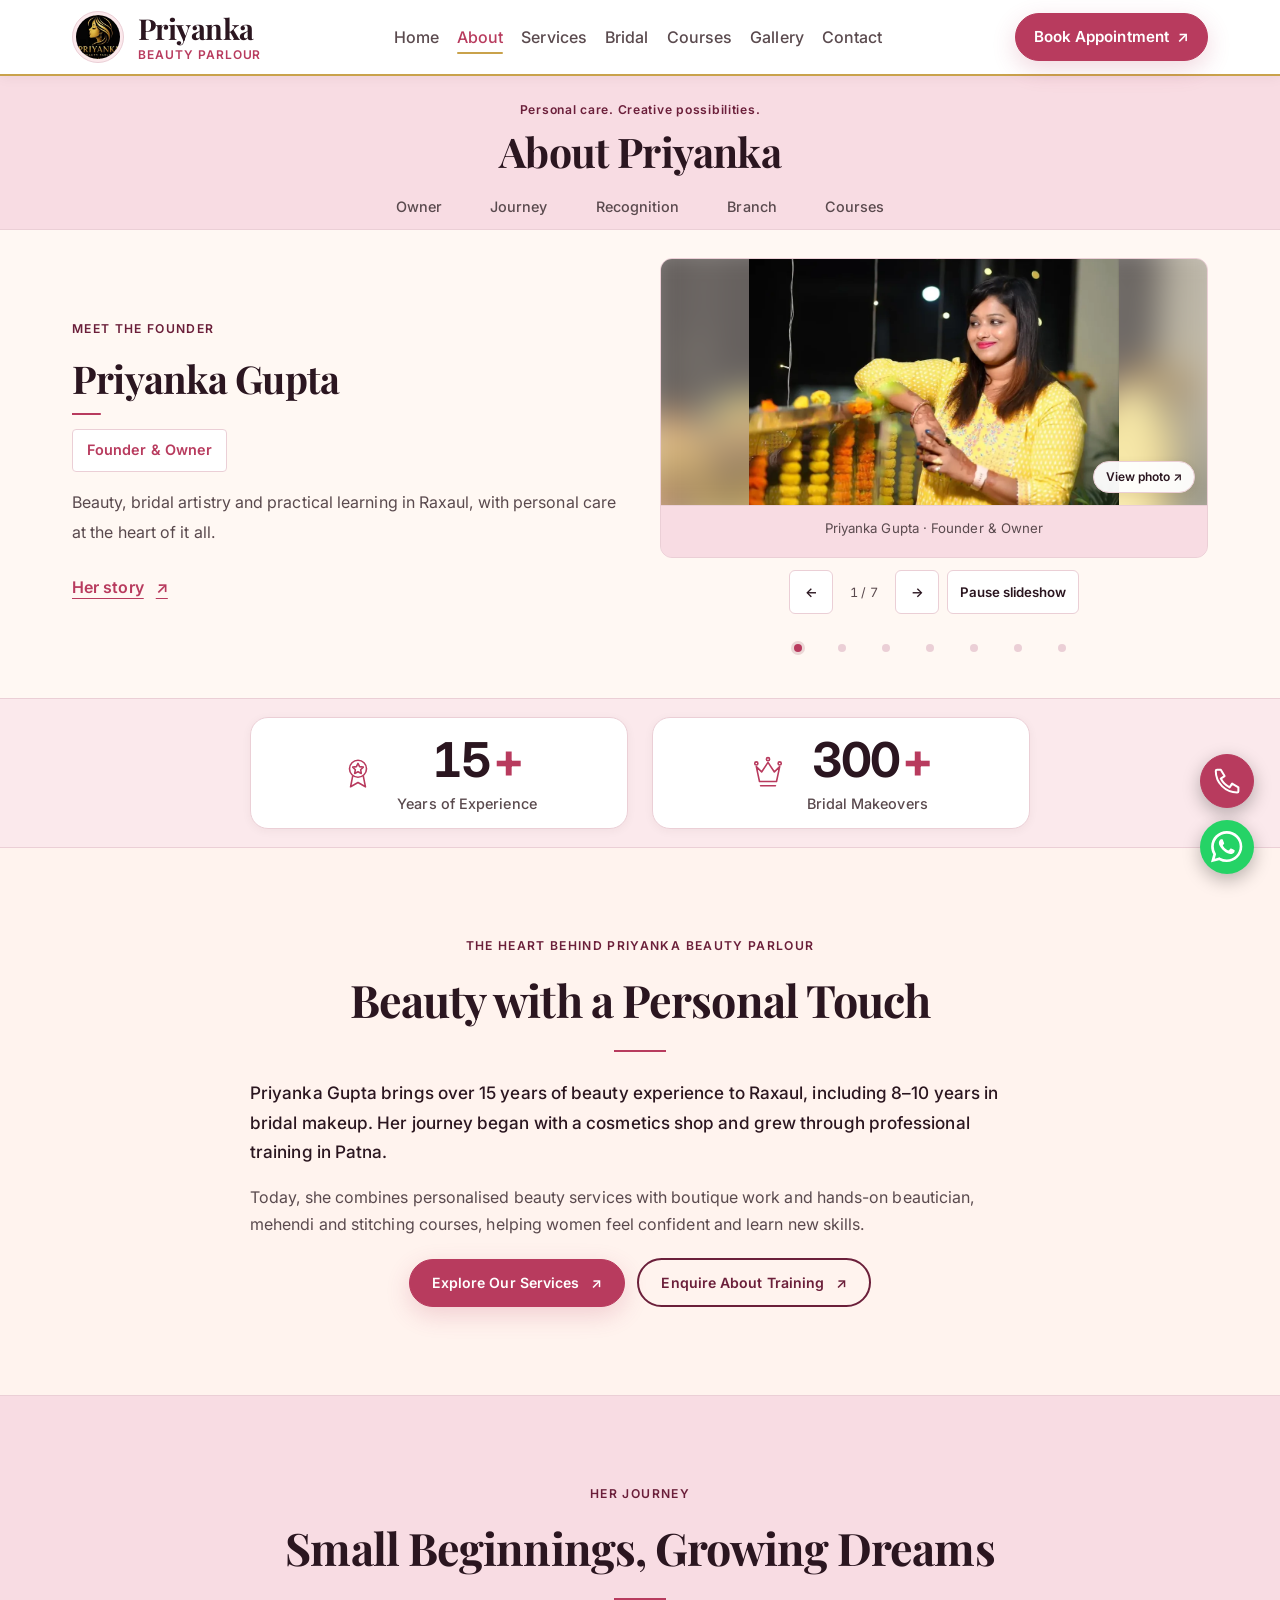
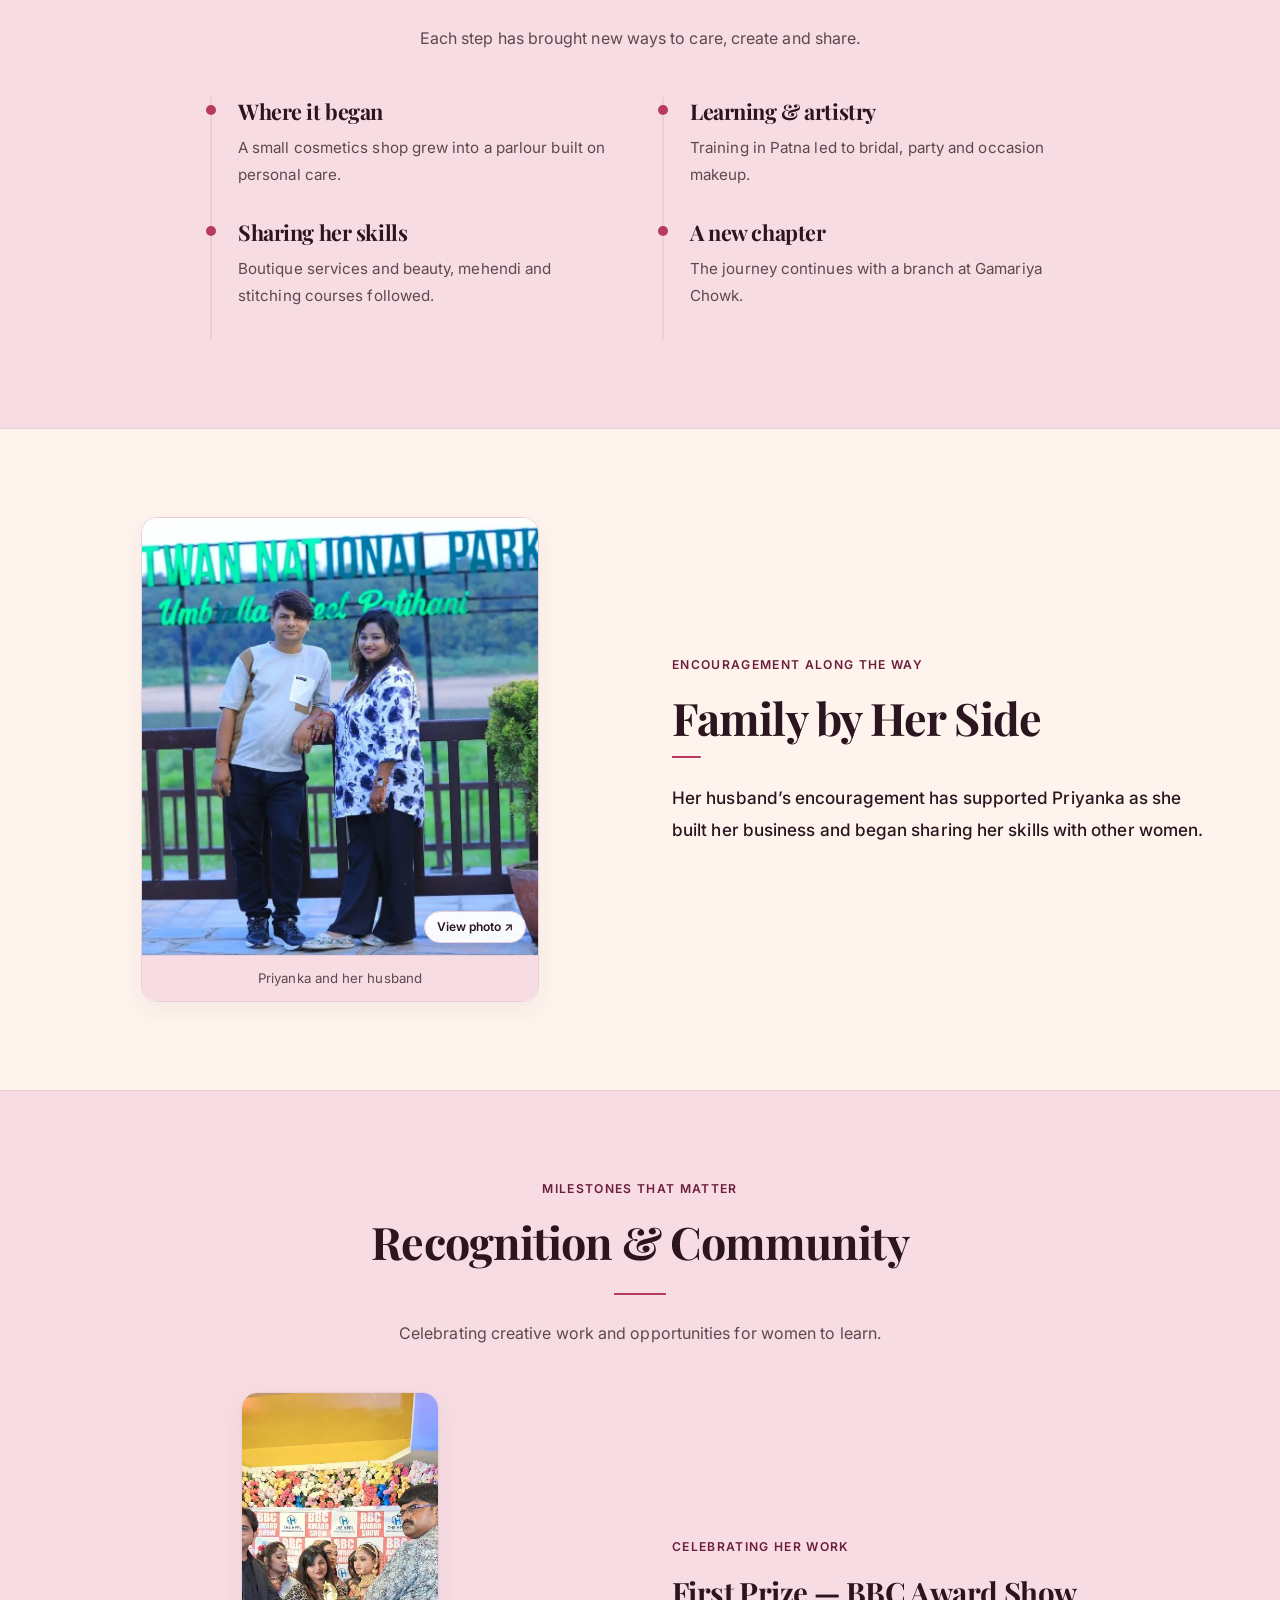
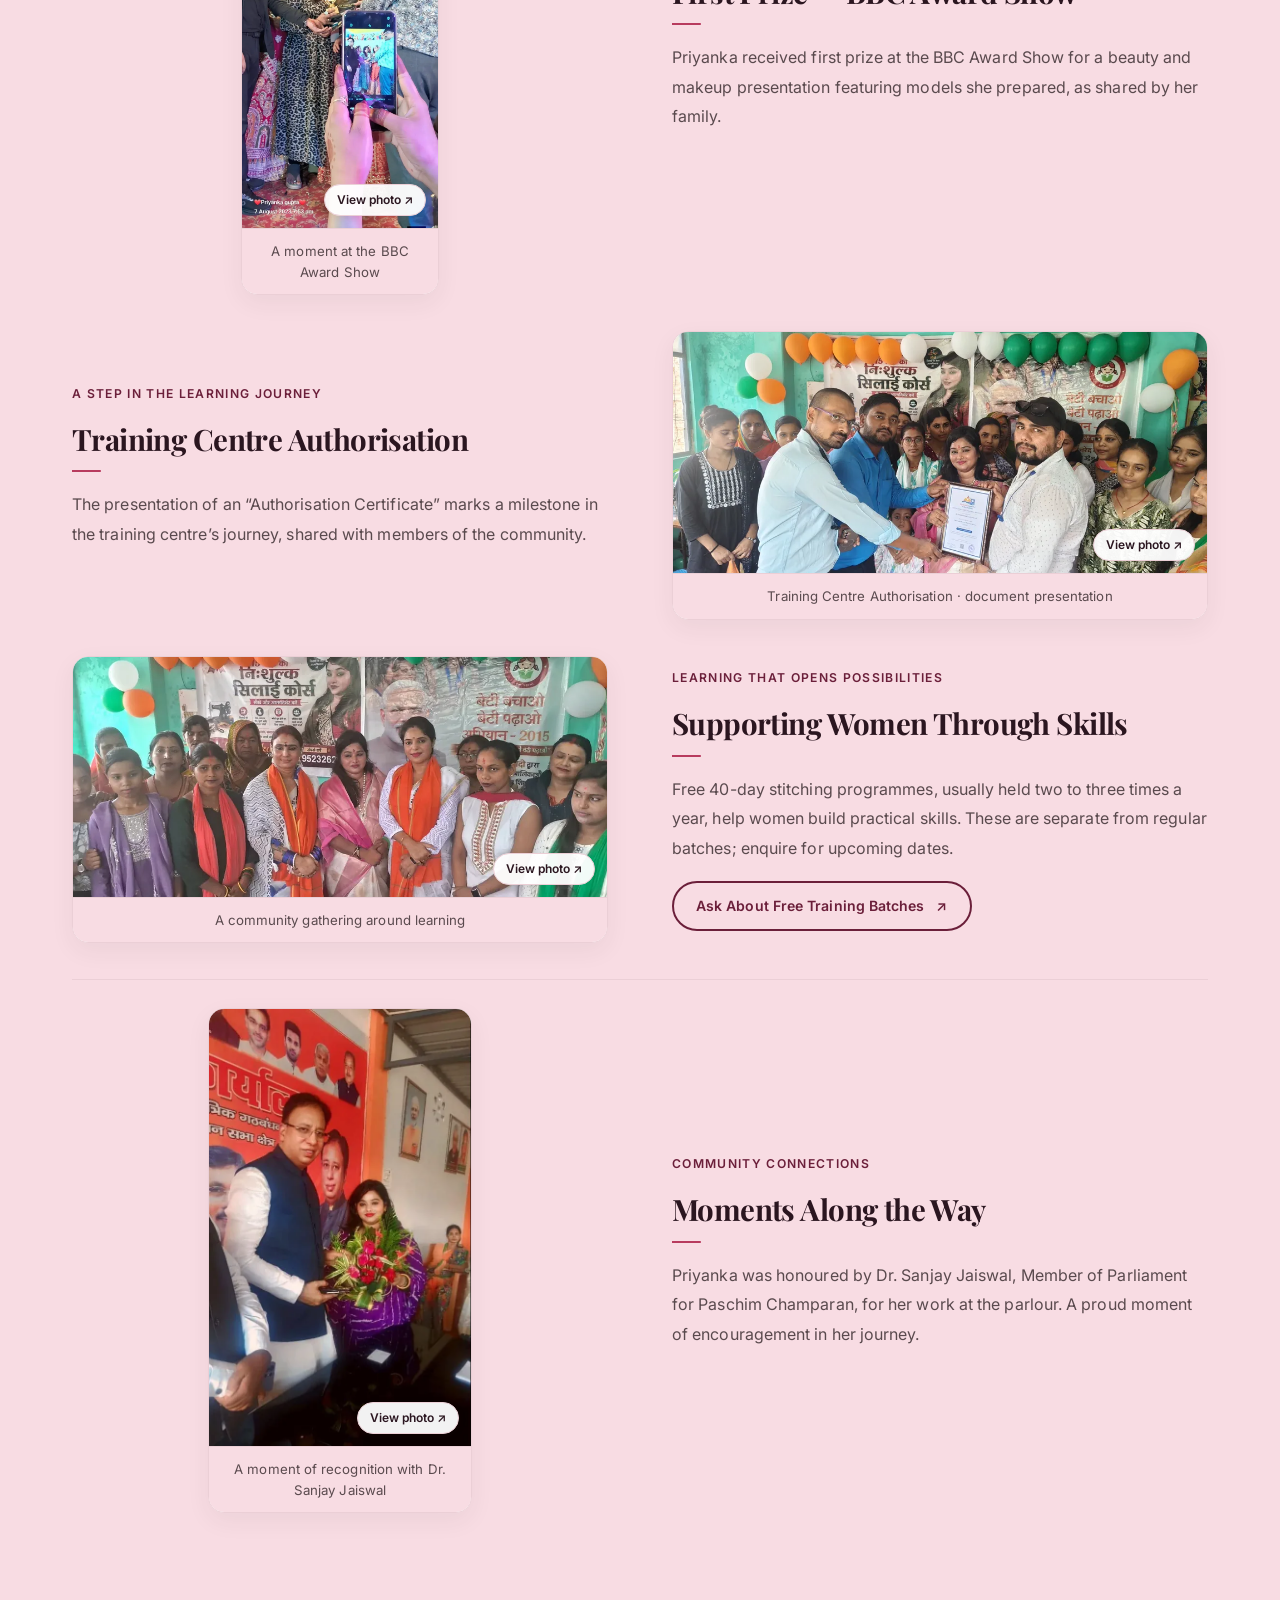
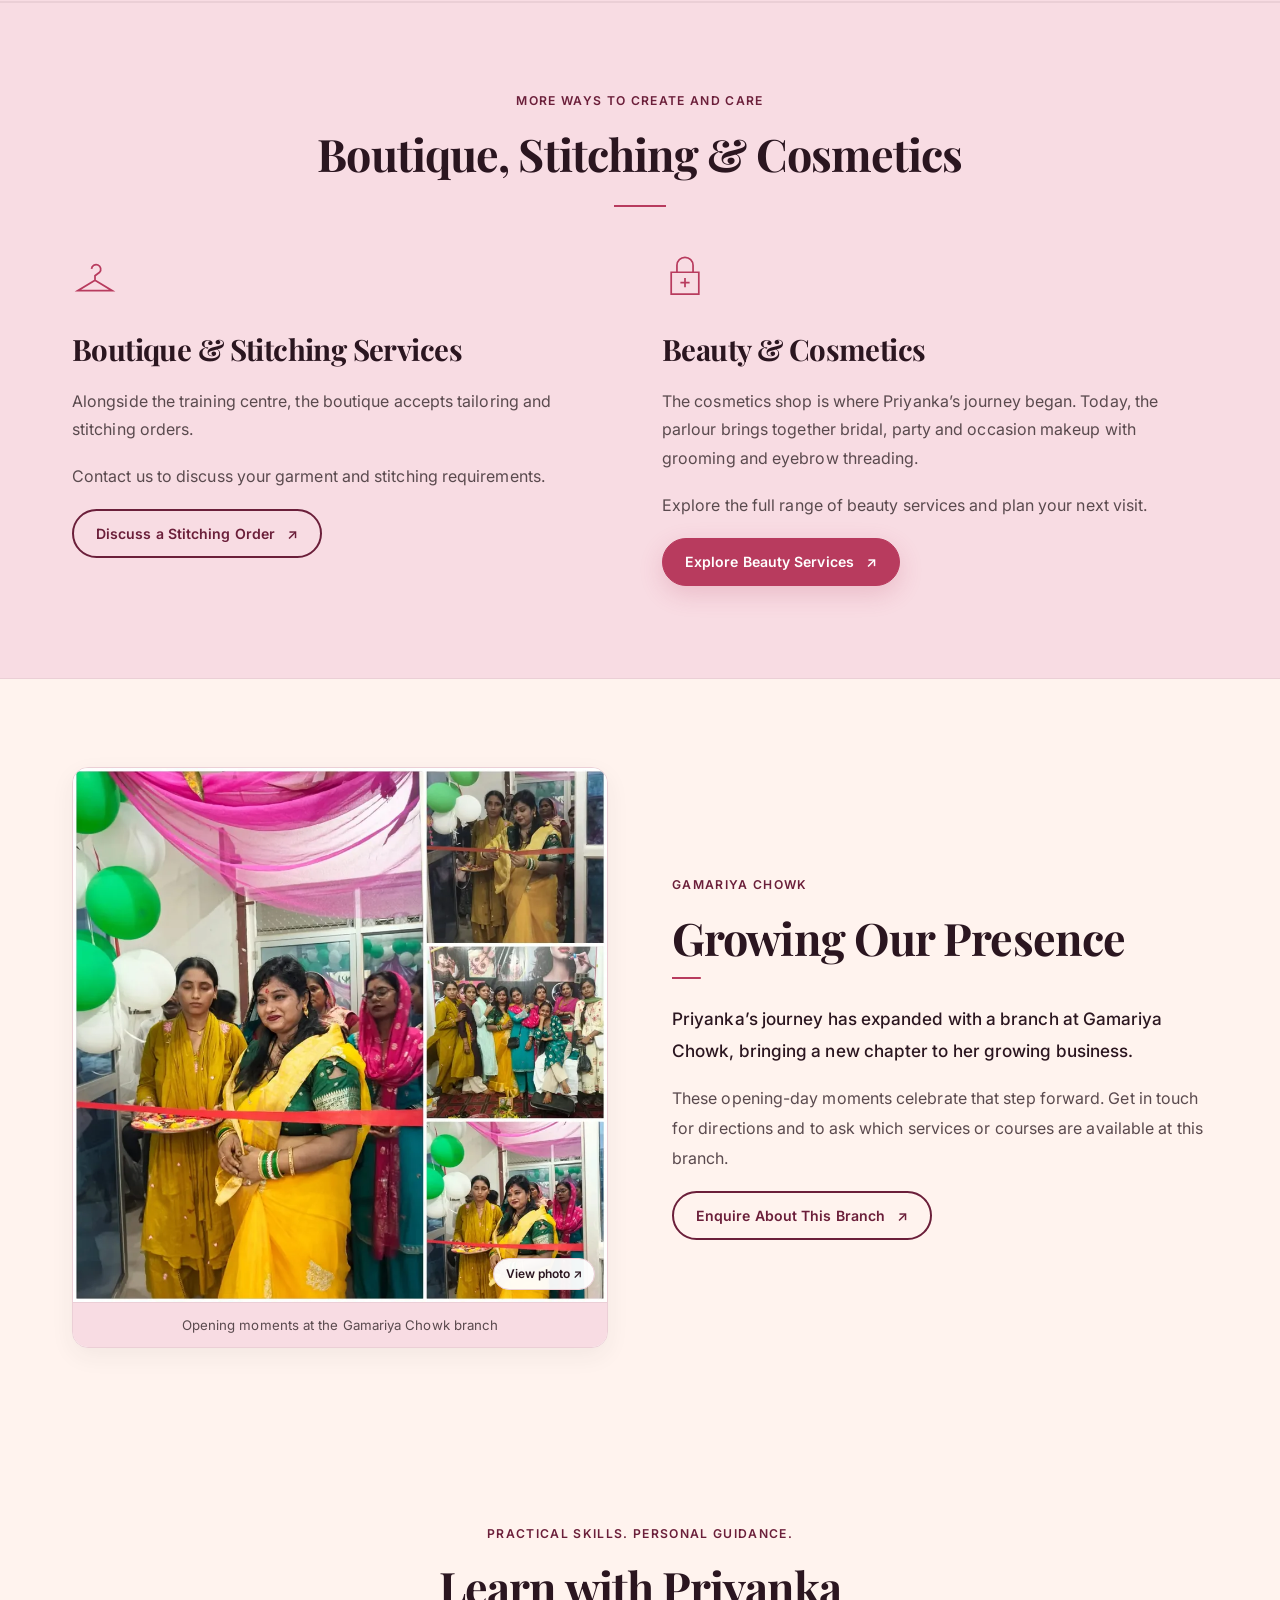
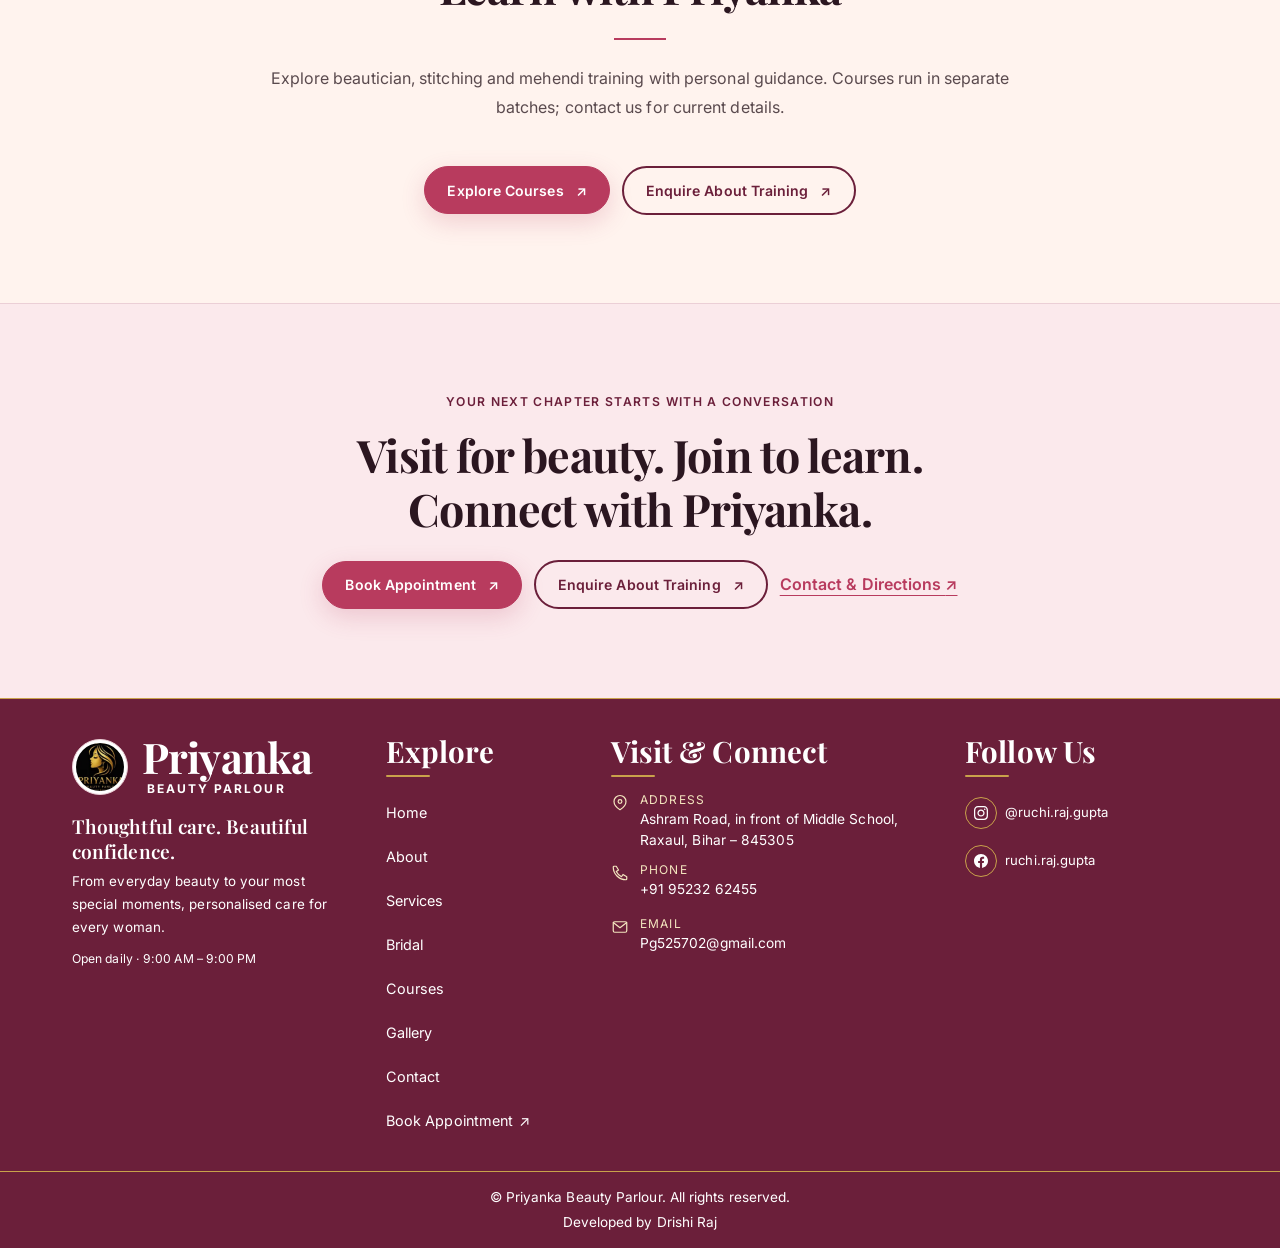
<file: about.html>
<!DOCTYPE html>
<html lang="en">
<head>
  <meta charset="UTF-8">
  <meta name="viewport" content="width=device-width, initial-scale=1.0">
  <title>About | Priyanka Beauty Parlour, Raxaul</title>
  <meta name="description" content="Meet Priyanka Gupta, Founder and Owner of Priyanka Beauty Parlour in Raxaul. Discover her journey, beauty and stitching training, community work and Gamariya Chowk branch.">
  <link rel="icon" type="image/webp" href="images/optimized/logo-144w.webp">
  
  <!-- Ivory & Rose Theme Typography: Playfair Display headings & Inter body text -->
  <link rel="preconnect" href="https://fonts.googleapis.com">
  <link rel="preconnect" href="https://fonts.gstatic.com" crossorigin>
  <link href="https://fonts.googleapis.com/css2?family=Inter:wght@400;500;600;700&family=Playfair+Display:ital,wght@0,400;0,500;0,600;0,700;1,400;1,500&display=swap" rel="stylesheet">
  
  <link rel="stylesheet" href="css/tokens.css">
  <link rel="stylesheet" href="css/base.css">
  <link rel="stylesheet" href="css/layout.css">
  <link rel="stylesheet" href="css/components.css">
  <link rel="stylesheet" href="css/about.css">
  <link rel="canonical" href="https://priyanka-beauty-parlour.vercel.app/about.html">
  <meta property="og:title" content="About | Priyanka Beauty Parlour, Raxaul">
  <meta property="og:description" content="Meet Priyanka Gupta, Founder and Owner of Priyanka Beauty Parlour in Raxaul. Discover her journey, beauty and stitching training, community work and Gamariya Chowk branch.">
  <meta property="og:type" content="website">
  <meta property="og:url" content="https://priyanka-beauty-parlour.vercel.app/about.html">
  <meta property="og:image" content="https://priyanka-beauty-parlour.vercel.app/images/social-preview.jpg">
  <meta property="og:image:alt" content="Bridal makeup being applied at a salon">
  <meta name="twitter:card" content="summary_large_image">
  <meta name="twitter:title" content="About | Priyanka Beauty Parlour, Raxaul">
  <meta name="twitter:description" content="Meet Priyanka Gupta, Founder and Owner of Priyanka Beauty Parlour in Raxaul. Discover her journey, beauty and stitching training, community work and Gamariya Chowk branch.">
  <meta name="twitter:image" content="https://priyanka-beauty-parlour.vercel.app/images/social-preview.jpg">
  <meta name="theme-color" content="#FFF8F3">
  <link rel="apple-touch-icon" sizes="180x180" href="images/apple-touch-icon.png">
  <link rel="preload" as="image" href="images/optimized/about/owner-yellow-portrait-960w.webp" imagesrcset="images/optimized/about/owner-yellow-portrait-480w.webp 480w, images/optimized/about/owner-yellow-portrait-960w.webp 960w, images/optimized/about/owner-yellow-portrait-full.webp 1241w" imagesizes="(max-width: 767px) calc(100vw - 32px), (max-width: 1200px) 46vw, 560px" fetchpriority="high">
</head>
<body class="about-page">
  <a class="skip-link" href="#main-content">Skip to content</a>
  <div class="scroll-progress" aria-hidden="true"></div>
  <header class="main-header" id="navbar">
    <div class="container nav-container">
      <a href="index.html" class="brand-logo" title="Priyanka Beauty Parlour">
        <div class="logo-ring"><img src="images/optimized/logo-144w.webp" alt="" class="brand-logo-img" width="144" height="144"></div>
        <div class="brand-text-block"><span class="brand-name-gold">Priyanka</span><span class="brand-tag-royal">BEAUTY PARLOUR</span></div>
      </a>
      <nav class="nav-menu" id="navMenu" aria-label="Main Navigation">
        <div class="mobile-only nav-drawer-header">
          <div class="nav-drawer-brand"><span class="nav-drawer-name">Priyanka</span><span class="nav-drawer-tag">BEAUTY PARLOUR</span></div>
          <button type="button" class="nav-close-btn" id="navCloseBtn" aria-label="Close Navigation">&times;</button>
        </div>
        <a href="index.html" class="nav-link">Home</a>
        <a href="about.html" class="nav-link" aria-current="page">About</a>
        <a href="services.html" class="nav-link">Services</a>
        <a href="bridal.html" class="nav-link">Bridal</a>
        <a href="courses.html" class="nav-link">Courses</a>
        <a href="gallery.html" class="nav-link">Gallery</a>
        <a href="contact.html" class="nav-link">Contact</a>
        <a href="index.html#booking" class="btn header-book nav-mobile-book">Book Appointment</a>
      </nav>
      <a href="index.html#booking" class="btn header-book header-book-desktop">Book Appointment <span aria-hidden="true">&#8599;</span></a>
      <button type="button" class="hamburger-btn" id="hamburgerBtn" aria-label="Open Navigation" aria-expanded="false" aria-controls="navMenu"><span></span><span></span><span></span></button>
    </div>
  </header>
  <div class="nav-backdrop" id="navBackdrop" aria-hidden="true"></div>
  <main id="main-content" tabindex="-1">
<section class="about-page-banner" aria-labelledby="aboutPageTitle"><div class="about-shell"><p class="about-banner-kicker">Personal care. Creative possibilities.</p><h1 id="aboutPageTitle">About Priyanka</h1>  <nav class="about-inpage" aria-label="On this About page"><a href="#owner">Owner</a><a href="#journey">Journey</a><a href="#recognition">Recognition</a><a href="#branch">Branch</a><a href="#courses">Courses</a></nav></div></section>
<section class="about-section-block about-hero" id="about" aria-labelledby="aboutOwnerTitle">
 <div class="about-shell">

  <div class="about-split about-owner-layout">
   
   <div class="about-carousel " data-about-carousel role="region" aria-roledescription="carousel" aria-label="Owner photographs"><div class="about-copy about-reveal" id="owner"><p class="about-kicker">Meet the founder</p><h2 id="aboutOwnerTitle">Priyanka Gupta</h2><p class="about-role">Founder &amp; Owner</p><p class="about-overview">Beauty, bridal artistry and practical learning in Raxaul, with personal care at the heart of it all.</p><a class="about-story-link" href="#owner-story">Her story <span aria-hidden="true">&#8599;</span></a></div><div class="about-slides"><figure style="--portrait-image: url('/images/optimized/about/owner-yellow-portrait-960w.webp')" data-slide aria-label="1 of 7"><button type="button" class="about-photo-button photo-trigger" data-photo data-gallery="about-owner" data-full="images/optimized/about/owner-yellow-portrait-full.webp" data-title="Priyanka Gupta &middot; Founder &amp; Owner" aria-label="Enlarge photo: Priyanka Gupta &middot; Founder &amp; Owner"><img src="images/optimized/about/owner-yellow-portrait-960w.webp" alt="Priyanka Gupta in a yellow outfit at a celebration" width="960" height="637" fetchpriority="high" loading="eager" decoding="async" srcset="images/optimized/about/owner-yellow-portrait-480w.webp 480w, images/optimized/about/owner-yellow-portrait-960w.webp 960w, images/optimized/about/owner-yellow-portrait-full.webp 1241w" sizes="(max-width: 767px) calc(100vw - 32px), (max-width: 1200px) 46vw, 560px"><span class="about-photo-hint" aria-hidden="true">View photo &#8599;</span></button><figcaption>Priyanka Gupta &middot; Founder &amp; Owner</figcaption></figure><figure style="--portrait-image: url('/images/optimized/about/owner-silver-saree-673w.webp')" data-slide aria-label="2 of 7"><button type="button" class="about-photo-button photo-trigger" data-photo data-gallery="about-owner" data-full="images/optimized/about/owner-silver-saree-full.webp" data-title="A personal celebration" aria-label="Enlarge photo: A personal celebration"><img src="images/optimized/about/owner-silver-saree-673w.webp" alt="Priyanka Gupta wearing a silver saree" width="673" height="897" loading="lazy" decoding="async" srcset="images/optimized/about/owner-silver-saree-480w.webp 480w, images/optimized/about/owner-silver-saree-full.webp 673w" sizes="(max-width: 767px) calc(100vw - 32px), (max-width: 1200px) 46vw, 560px"><span class="about-photo-hint" aria-hidden="true">View photo &#8599;</span></button><figcaption>A personal celebration</figcaption></figure><figure style="--portrait-image: url('/images/optimized/about/owner-red-blue-saree-505w.webp')" data-slide aria-label="3 of 7"><button type="button" class="about-photo-button photo-trigger" data-photo data-gallery="about-owner" data-full="images/optimized/about/owner-red-blue-saree-full.webp" data-title="Traditional colours" aria-label="Enlarge photo: Traditional colours"><img src="images/optimized/about/owner-red-blue-saree-505w.webp" alt="Priyanka Gupta in a red and blue saree" width="505" height="910" loading="lazy" decoding="async" srcset="images/optimized/about/owner-red-blue-saree-480w.webp 480w, images/optimized/about/owner-red-blue-saree-full.webp 505w" sizes="(max-width: 767px) calc(100vw - 32px), (max-width: 1200px) 46vw, 560px"><span class="about-photo-hint" aria-hidden="true">View photo &#8599;</span></button><figcaption>Traditional colours</figcaption></figure><figure style="--portrait-image: url('/images/optimized/about/owner-gold-saree-670w.webp')" data-slide aria-label="4 of 7"><button type="button" class="about-photo-button photo-trigger" data-photo data-gallery="about-owner" data-full="images/optimized/about/owner-gold-saree-full.webp" data-title="A festive moment" aria-label="Enlarge photo: A festive moment"><img src="images/optimized/about/owner-gold-saree-670w.webp" alt="Priyanka Gupta in a gold saree and black blouse" width="670" height="892" loading="lazy" decoding="async" srcset="images/optimized/about/owner-gold-saree-480w.webp 480w, images/optimized/about/owner-gold-saree-full.webp 670w" sizes="(max-width: 767px) calc(100vw - 32px), (max-width: 1200px) 46vw, 560px"><span class="about-photo-hint" aria-hidden="true">View photo &#8599;</span></button><figcaption>A festive moment</figcaption></figure><figure style="--portrait-image: url('/images/optimized/about/owner-floral-gown-960w.webp')" data-slide aria-label="5 of 7"><button type="button" class="about-photo-button photo-trigger" data-photo data-gallery="about-owner" data-full="images/optimized/about/owner-floral-gown-full.webp" data-title="A moment to celebrate" aria-label="Enlarge photo: A moment to celebrate"><img src="images/optimized/about/owner-floral-gown-960w.webp" alt="Priyanka Gupta seated in a floral gown with a bouquet" width="960" height="672" loading="lazy" decoding="async" srcset="images/optimized/about/owner-floral-gown-480w.webp 480w, images/optimized/about/owner-floral-gown-960w.webp 960w, images/optimized/about/owner-floral-gown-full.webp 1202w" sizes="(max-width: 767px) calc(100vw - 32px), (max-width: 1200px) 46vw, 560px"><span class="about-photo-hint" aria-hidden="true">View photo &#8599;</span></button><figcaption>A moment to celebrate</figcaption></figure><figure style="--portrait-image: url('/images/optimized/about/owner-grey-occasion-782w.webp')" data-slide aria-label="6 of 7"><button type="button" class="about-photo-button photo-trigger" data-photo data-gallery="about-owner" data-full="images/optimized/about/owner-grey-occasion-full.webp" data-title="Celebrating personal style" aria-label="Enlarge photo: Celebrating personal style"><img src="images/optimized/about/owner-grey-occasion-782w.webp" alt="Priyanka Gupta seated in a grey occasion outfit" width="782" height="886" loading="lazy" decoding="async" srcset="images/optimized/about/owner-grey-occasion-480w.webp 480w, images/optimized/about/owner-grey-occasion-full.webp 782w" sizes="(max-width: 767px) calc(100vw - 32px), (max-width: 1200px) 46vw, 560px"><span class="about-photo-hint" aria-hidden="true">View photo &#8599;</span></button><figcaption>Celebrating personal style</figcaption></figure><figure style="--portrait-image: url('/images/optimized/about/owner-lilac-gown-905w.webp')" data-slide aria-label="7 of 7"><button type="button" class="about-photo-button photo-trigger" data-photo data-gallery="about-owner" data-full="images/optimized/about/owner-lilac-gown-full.webp" data-title="A love for beauty and style" aria-label="Enlarge photo: A love for beauty and style"><img src="images/optimized/about/owner-lilac-gown-905w.webp" alt="Priyanka Gupta wearing a lilac gown in a salon" width="905" height="1600" loading="lazy" decoding="async" srcset="images/optimized/about/owner-lilac-gown-480w.webp 480w, images/optimized/about/owner-lilac-gown-full.webp 905w" sizes="(max-width: 767px) calc(100vw - 32px), (max-width: 1200px) 46vw, 560px"><span class="about-photo-hint" aria-hidden="true">View photo &#8599;</span></button><figcaption>A love for beauty and style</figcaption></figure></div><div class="about-carousel-controls" hidden><button type="button" data-carousel-prev aria-label="Previous photo">&#8592;</button><span class="about-carousel-status" data-carousel-status aria-live="off">1 / 7</span><button type="button" data-carousel-next aria-label="Next photo">&#8594;</button><button type="button" data-carousel-toggle>Pause slideshow</button></div><div class="about-carousel-dots" hidden><button type="button" data-carousel-dot aria-label="Show photo 1: Priyanka Gupta &middot; Founder &amp; Owner" aria-current="true"><span></span></button><button type="button" data-carousel-dot aria-label="Show photo 2: A personal celebration"><span></span></button><button type="button" data-carousel-dot aria-label="Show photo 3: Traditional colours"><span></span></button><button type="button" data-carousel-dot aria-label="Show photo 4: A festive moment"><span></span></button><button type="button" data-carousel-dot aria-label="Show photo 5: A moment to celebrate"><span></span></button><button type="button" data-carousel-dot aria-label="Show photo 6: Celebrating personal style"><span></span></button><button type="button" data-carousel-dot aria-label="Show photo 7: A love for beauty and style"><span></span></button></div></div>
  </div>
 </div>
</section>
<section class="achievements-section about-compact-achievements" aria-labelledby="achievementsTitle" data-achievements>
    <h2 class="achievements-sr-only" id="achievementsTitle">Our experience</h2>
    <ul class="achievements-strip">
      <li class="achievement-card">
        <svg class="achievement-icon" viewBox="0 0 32 32" fill="none" stroke="currentColor" stroke-width="1.5" stroke-linecap="round" stroke-linejoin="round" aria-hidden="true" focusable="false"><circle cx="16" cy="12" r="8"/><path d="m11 19-2 10 7-4 7 4-2-10M16 7l1.5 3 3.5.5-2.5 2.4.6 3.5-3.1-1.6-3.1 1.6.6-3.5-2.5-2.4 3.5-.5Z"/></svg>
        <div class="achievement-details">
          <p class="achievement-metric"><span class="achievements-sr-only">15+</span><span aria-hidden="true"><span class="achievement-number" data-count="15">15</span><span class="achievement-plus">+</span></span></p>
          <p class="achievement-label">Years of Experience</p>
        </div>
      </li>
      <li class="achievement-card">
        <svg class="achievement-icon" viewBox="0 0 32 32" fill="none" stroke="currentColor" stroke-width="1.5" stroke-linecap="round" stroke-linejoin="round" aria-hidden="true" focusable="false"><path d="m5 10 5 5 6-9 6 9 5-5-3 14H8ZM9 28h14"/><circle cx="5" cy="7" r="1.5"/><circle cx="16" cy="3" r="1.5"/><circle cx="27" cy="7" r="1.5"/></svg>
        <div class="achievement-details">
          <p class="achievement-metric"><span class="achievements-sr-only">300+</span><span aria-hidden="true"><span class="achievement-number" data-count="300">300</span><span class="achievement-plus">+</span></span></p>
          <p class="achievement-label">Bridal Makeovers</p>
        </div>
      </li>
    </ul>
  </section>
<section class="about-section-block about-owner-story" id="owner-story" aria-labelledby="ownerStoryTitle"><div class="about-shell"><div class="about-heading about-reveal"><p class="about-kicker">The heart behind Priyanka Beauty Parlour</p><h2 id="ownerStoryTitle">Beauty with a Personal Touch</h2></div><div class="about-copy about-story-columns"><p class="about-lead">Priyanka Gupta brings over 15 years of beauty experience to Raxaul, including 8&ndash;10 years in bridal makeup. Her journey began with a cosmetics shop and grew through professional training in Patna.</p><p>Today, she combines personalised beauty services with boutique work and hands-on beautician, mehendi and stitching courses, helping women feel confident and learn new skills.</p></div><div class="about-story-actions"><div class="about-actions"><a class="about-button" href="services.html">Explore Our Services <span aria-hidden="true">&#8599;</span></a><a class="about-button about-button--outline" href="https://wa.me/919523262455?text=Hello%20Priyanka%2C%20I%20would%20like%20to%20enquire%20about%20your%20training%20courses%20and%20current%20batches." target="_blank" rel="noopener noreferrer">Enquire About Training <span aria-hidden="true">&#8599;</span></a></div></div></div></section>
<section class="about-section-block about-section--soft" id="journey" aria-labelledby="journeyTitle"><div class="about-shell">
 <div class="about-heading about-reveal"><p class="about-kicker">Her journey</p><h2 id="journeyTitle">Small Beginnings, Growing Dreams</h2><p>Each step has brought new ways to care, create and share.</p></div>
 <ol class="about-timeline"><li class="about-reveal"><h3>Where it began</h3><p>A small cosmetics shop grew into a parlour built on personal care.</p></li><li class="about-reveal"><h3>Learning &amp; artistry</h3><p>Training in Patna led to bridal, party and occasion makeup.</p></li><li class="about-reveal"><h3>Sharing her skills</h3><p>Boutique services and beauty, mehendi and stitching courses followed.</p></li><li class="about-reveal"><h3>A new chapter</h3><p>The journey continues with a branch at Gamariya Chowk.</p></li></ol></div></section>
<section class="about-section-block" aria-labelledby="familyTitle"><div class="about-shell about-split about-split--reverse">
 <div class="about-copy about-reveal"><p class="about-kicker">Encouragement along the way</p><h2 id="familyTitle">Family by Her Side</h2><p class="about-lead">Her husband&#8217;s encouragement has supported Priyanka as she built her business and began sharing her skills with other women.</p></div>
<figure class="about-photo" style="--photo-ratio: 0.90456"><button type="button" class="about-photo-button photo-trigger" data-photo data-gallery="about-family" data-full="images/optimized/about/family-support-full.webp" data-title="Priyanka and her husband" aria-label="Enlarge photo: Priyanka and her husband"><img src="images/optimized/about/family-support-853w.webp" alt="Priyanka Gupta with her husband outdoors" width="853" height="943" loading="lazy" decoding="async" srcset="images/optimized/about/family-support-480w.webp 480w, images/optimized/about/family-support-full.webp 853w" sizes="(max-width: 767px) calc(100vw - 32px), (max-width: 1200px) 46vw, 560px"><span class="about-photo-hint" aria-hidden="true">View photo &#8599;</span></button><figcaption>Priyanka and her husband</figcaption></figure>
</div></section>
<section class="about-section-block about-section--soft" id="recognition" aria-labelledby="recognitionTitle"><div class="about-shell">
 <div class="about-heading about-reveal"><p class="about-kicker">Milestones that matter</p><h2 id="recognitionTitle">Recognition &amp; Community</h2><p>Celebrating creative work and opportunities for women to learn.</p></div>
 <div class="about-recognition-list">
  <article class="about-recognition about-split about-reveal">
<figure class="about-photo" style="--photo-ratio: 0.449375"><button type="button" class="about-photo-button photo-trigger" data-photo data-gallery="about-award" data-full="images/optimized/about/bbc-award-presentation-full.webp" data-title="A moment at the BBC Award Show" aria-label="Enlarge photo: A moment at the BBC Award Show"><img src="images/optimized/about/bbc-award-presentation-719w.webp" alt="Priyanka at a trophy and certificate presentation with BBC Award Show visible on the backdrop" width="719" height="1600" loading="lazy" decoding="async" srcset="images/optimized/about/bbc-award-presentation-480w.webp 480w, images/optimized/about/bbc-award-presentation-full.webp 719w" sizes="(max-width: 767px) calc(100vw - 32px), (max-width: 1200px) 46vw, 560px"><span class="about-photo-hint" aria-hidden="true">View photo &#8599;</span></button><figcaption>A moment at the BBC Award Show</figcaption></figure>
   <div class="about-copy"><p class="about-kicker">Celebrating her work</p><h3>First Prize &mdash; BBC Award Show</h3><p>Priyanka received first prize at the BBC Award Show for a beauty and makeup presentation featuring models she prepared, as shared by her family.</p></div>
  </article>
  <article class="about-recognition about-split about-split--reverse about-reveal">
<figure class="about-photo" style="--photo-ratio: 2.217742"><button type="button" class="about-photo-button photo-trigger" data-photo data-gallery="about-authorisation" data-full="images/optimized/about/training-centre-authorisation-full.webp" data-title="Training Centre Authorisation &middot; document presentation" aria-label="Enlarge photo: Training Centre Authorisation &middot; document presentation"><img src="images/optimized/about/training-centre-authorisation-960w.webp" alt="Priyanka and community members holding a framed Authorisation Certificate" width="960" height="433" loading="lazy" decoding="async" srcset="images/optimized/about/training-centre-authorisation-480w.webp 480w, images/optimized/about/training-centre-authorisation-960w.webp 960w, images/optimized/about/training-centre-authorisation-full.webp 1600w" sizes="(max-width: 767px) calc(100vw - 32px), (max-width: 1200px) 46vw, 560px"><span class="about-photo-hint" aria-hidden="true">View photo &#8599;</span></button><figcaption>Training Centre Authorisation &middot; document presentation</figcaption></figure>
   <div class="about-copy"><p class="about-kicker">A step in the learning journey</p><h3>Training Centre Authorisation</h3><p>The presentation of an &ldquo;Authorisation Certificate&rdquo; marks a milestone in the training centre&#8217;s journey, shared with members of the community.</p></div>
  </article>
  <article class="about-recognition about-split about-reveal">
<figure class="about-photo" style="--photo-ratio: 2.222222"><button type="button" class="about-photo-button photo-trigger" data-photo data-gallery="about-community-work" data-full="images/optimized/about/community-training-programme-full.webp" data-title="A community gathering around learning" aria-label="Enlarge photo: A community gathering around learning"><img src="images/optimized/about/community-training-programme-960w.webp" alt="Women and girls gathered for a community training programme" width="960" height="432" loading="lazy" decoding="async" srcset="images/optimized/about/community-training-programme-480w.webp 480w, images/optimized/about/community-training-programme-960w.webp 960w, images/optimized/about/community-training-programme-full.webp 1600w" sizes="(max-width: 767px) calc(100vw - 32px), (max-width: 1200px) 46vw, 560px"><span class="about-photo-hint" aria-hidden="true">View photo &#8599;</span></button><figcaption>A community gathering around learning</figcaption></figure>
   <div class="about-copy"><p class="about-kicker">Learning that opens possibilities</p><h3>Supporting Women Through Skills</h3><p>Free 40-day stitching programmes, usually held two to three times a year, help women build practical skills. These are separate from regular batches; enquire for upcoming dates.</p><a class="about-button about-button--outline" href="https://wa.me/919523262455?text=Hello%20Priyanka%2C%20could%20you%20share%20information%20about%20upcoming%20free%2040-day%20stitching%20training%20batches%3F" target="_blank" rel="noopener noreferrer">Ask About Free Training Batches <span aria-hidden="true">&#8599;</span></a></div>
  </article>
  <div class="about-community-event about-split about-split--reverse about-reveal"><div class="about-copy"><p class="about-kicker">Community connections</p><h3>Moments Along the Way</h3><p>Priyanka was honoured by Dr. Sanjay Jaiswal, Member of Parliament for Paschim Champaran, for her work at the parlour. A proud moment of encouragement in her journey.</p></div><figure class="about-photo" style="--photo-ratio: 0.598677"><button type="button" class="about-photo-button photo-trigger" data-photo data-gallery="about-community-event" data-full="images/optimized/about/community-event-full.webp" data-title="Honoured by Dr. Sanjay Jaiswal" aria-label="Enlarge photo: Honoured by Dr. Sanjay Jaiswal"><img src="images/optimized/about/community-event-543w.webp" alt="Priyanka with Dr. Sanjay Jaiswal at a felicitation" width="543" height="907" loading="lazy" decoding="async" srcset="images/optimized/about/community-event-480w.webp 480w, images/optimized/about/community-event-full.webp 543w" sizes="(max-width: 767px) calc(100vw - 32px), (max-width: 1200px) 46vw, 560px"><span class="about-photo-hint" aria-hidden="true">View photo &#8599;</span></button><figcaption>A moment of recognition with Dr. Sanjay Jaiswal</figcaption></figure></div>
 </div>
</div></section>

<section class="about-section-block about-section--soft" aria-labelledby="businessTitle"><div class="about-shell">
 <div class="about-heading about-reveal"><p class="about-kicker">More ways to create and care</p><h2 id="businessTitle">Boutique, Stitching &amp; Cosmetics</h2></div>
 <div class="about-business-grid">
 <article class="about-business about-reveal"><svg viewBox="0 0 40 40" fill="none" stroke="currentColor" stroke-width="1.5" aria-hidden="true"><path d="M17 12a4 4 0 1 1 7 3l-4 3v4L5 31h30l-15-9"/></svg><h3>Boutique &amp; Stitching Services</h3><p>Alongside the training centre, the boutique accepts tailoring and stitching orders.</p><p>Contact us to discuss your garment and stitching requirements.</p><a class="about-button about-button--outline" href="https://wa.me/919523262455?text=Hello%20Priyanka%2C%20I%20would%20like%20to%20discuss%20a%20tailoring%20or%20stitching%20order." target="_blank" rel="noopener noreferrer">Discuss a Stitching Order <span aria-hidden="true">&#8599;</span></a></article>
 <article class="about-business about-reveal"><svg viewBox="0 0 40 40" fill="none" stroke="currentColor" stroke-width="1.5" aria-hidden="true"><path d="M8 15h24v19H8zM13 15V9a7 7 0 0 1 14 0v6M16 24h8M20 20v8"/></svg><h3>Beauty &amp; Cosmetics</h3><p>The cosmetics shop is where Priyanka&#8217;s journey began. Today, the parlour brings together bridal, party and occasion makeup with grooming and eyebrow threading.</p><p>Explore the full range of beauty services and plan your next visit.</p><a class="about-button" href="services.html">Explore Beauty Services <span aria-hidden="true">&#8599;</span></a></article>
 </div>
</div></section>
<section class="about-section-block" id="branch" aria-labelledby="branchTitle"><div class="about-shell about-split about-split--reverse">
 <div class="about-copy about-reveal"><p class="about-kicker">Gamariya Chowk</p><h2 id="branchTitle">Growing Our Presence</h2><p class="about-lead">Priyanka&#8217;s journey has expanded with a branch at Gamariya Chowk, bringing a new chapter to her growing business.</p><p>These opening-day moments celebrate that step forward. Get in touch for directions and to ask which services or courses are available at this branch.</p><a class="about-button about-button--outline" href="https://wa.me/919523262455?text=Hello%20Priyanka%2C%20I%20would%20like%20to%20enquire%20about%20the%20Gamariya%20Chowk%20branch.%20Please%20share%20directions%20and%20available%20services%20or%20courses." target="_blank" rel="noopener noreferrer">Enquire About This Branch <span aria-hidden="true">&#8599;</span></a></div>
<figure class="about-photo" style="--photo-ratio: 1.0"><button type="button" class="about-photo-button photo-trigger" data-photo data-gallery="about-branch" data-full="images/optimized/about/branch-opening-collage-full.webp" data-title="Opening moments at the Gamariya Chowk branch" aria-label="Enlarge photo: Opening moments at the Gamariya Chowk branch"><img src="images/optimized/about/branch-opening-collage-960w.webp" alt="Complete collage of ribbon cutting and community photographs at the branch opening" width="960" height="960" loading="lazy" decoding="async" srcset="images/optimized/about/branch-opening-collage-480w.webp 480w, images/optimized/about/branch-opening-collage-960w.webp 960w, images/optimized/about/branch-opening-collage-full.webp 1600w" sizes="(max-width: 767px) calc(100vw - 32px), (max-width: 1200px) 46vw, 560px"><span class="about-photo-hint" aria-hidden="true">View photo &#8599;</span></button><figcaption>Opening moments at the Gamariya Chowk branch</figcaption></figure>
</div></section>

<section class="about-section-block" id="courses" aria-labelledby="coursesTitle"><div class="about-shell">
 <div class="about-heading"><p class="about-kicker">Practical skills. Personal guidance.</p><h2 id="coursesTitle">Learn with Priyanka</h2><p>Explore beautician, stitching and mehendi training with personal guidance. Courses run in separate batches; contact us for current details.</p></div>
 <div class="about-actions courses-teaser-actions"><a class="about-button" href="courses.html">Explore Courses <span aria-hidden="true">&#8599;</span></a><a class="about-button about-button--outline" href="https://wa.me/919523262455?text=Hello%20Priyanka%2C%20I%20would%20like%20to%20enquire%20about%20your%20training%20courses%20and%20current%20batches." target="_blank" rel="noopener noreferrer">Enquire About Training <span aria-hidden="true">&#8599;</span></a></div>
</div></section>
<section class="about-section-block about-closing" aria-labelledby="closingTitle"><div class="about-shell"><p class="about-kicker">Your next chapter starts with a conversation</p><h2 id="closingTitle">Visit for beauty. Join to learn.<br>Connect with Priyanka.</h2><div class="about-actions"><a class="about-button" href="index.html#booking">Book Appointment <span aria-hidden="true">&#8599;</span></a><a class="about-button about-button--outline" href="https://wa.me/919523262455?text=Hello%20Priyanka%2C%20I%20would%20like%20to%20enquire%20about%20your%20training%20courses%20and%20current%20batches." target="_blank" rel="noopener noreferrer">Enquire About Training <span aria-hidden="true">&#8599;</span></a><a class="about-text-link" href="contact.html">Contact &amp; Directions <span aria-hidden="true">&#8599;</span></a></div></div></section>
</main>
<dialog class="lightbox-modal" id="lightboxModal" aria-labelledby="lightboxCaption">
    <div class="lightbox-toolbar">
      <span class="lightbox-counter" id="lightboxCounter" aria-live="polite"></span>
      <div class="lightbox-actions">
        <button type="button" id="lightboxZoom" class="viewer-control" aria-label="Zoom in" aria-pressed="false">Zoom +</button>
        <button type="button" id="lightboxClose" class="viewer-control lightbox-close" aria-label="Close photo viewer">&times;</button>
      </div>
    </div>
    <div class="lightbox-stage" id="lightboxStage">
      <img class="lightbox-img" id="lightboxImg" alt="" width="1" height="1">
    </div>
    <p class="lightbox-caption" id="lightboxCaption" aria-live="polite">Photo preview</p>
    <div class="lightbox-navigation">
      <button type="button" id="lightboxPrev" class="viewer-control" aria-label="Previous photo">&#8592; Previous</button>
      <span class="viewer-help">Use arrows to browse · Esc to close</span>
      <button type="button" id="lightboxNext" class="viewer-control" aria-label="Next photo">Next &#8594;</button>
    </div>
  </dialog>
<footer class="main-footer">
  <!-- TODO: Replace social profile names/URLs only after the owner supplies verified business account links. -->
    <div class="container footer-container">
      <div class="footer-col brand-col">
        <a class="footer-brand-header" href="index.html#home" aria-label="Priyanka Beauty Parlour — home">
          <span class="footer-logo-ring">
            <img src="images/optimized/logo-144w.webp" alt="" class="footer-logo-img" width="144" height="144" loading="lazy">
          </span>
          <span class="footer-wordmark">
            <span class="footer-logo-name">Priyanka</span>
            <span class="footer-logo-sub">Beauty Parlour</span>
          </span>
        </a>
        <p class="footer-tagline">Thoughtful care. Beautiful confidence.</p>
        <p class="footer-desc">From everyday beauty to your most special moments, personalised care for every woman.</p>
        <p class="footer-hours">Open daily · 9:00 AM – 9:00 PM</p>
      </div>

      <nav class="footer-col links-col" aria-label="Footer navigation">
        <h2 class="footer-title">Explore</h2>
        <ul class="footer-nav-list">
          <li><a href="index.html">Home</a></li>
          <li><a href="about.html">About</a></li>
          <li><a href="services.html">Services</a></li>
          <li><a href="bridal.html">Bridal</a></li>
          <li><a href="courses.html">Courses</a></li>
          <li><a href="gallery.html">Gallery</a></li>
          <li><a href="contact.html">Contact</a></li>
          <li><a href="index.html#booking">Book Appointment <span aria-hidden="true">↗</span></a></li>
        </ul>
      </nav>

      <div class="footer-col contact-col">
        <h2 class="footer-title">Visit &amp; Connect</h2>
        <address class="footer-contact-list">
          <a class="footer-contact-item" href="contact.html#location">
            <svg aria-hidden="true" focusable="false" viewBox="0 0 24 24" fill="none" stroke="currentColor" stroke-width="1.6" stroke-linecap="round" stroke-linejoin="round"><path d="M20 10c0 6-8 11-8 11S4 16 4 10a8 8 0 1 1 16 0Z"/><circle cx="12" cy="10" r="2.5"/></svg>
            <span><span class="footer-contact-label">Address</span>Ashram Road, in front of Middle School,<br>Raxaul, Bihar – 845305</span>
          </a>
          <a class="footer-contact-item" href="tel:+919523262455">
            <svg aria-hidden="true" focusable="false" viewBox="0 0 24 24" fill="none" stroke="currentColor" stroke-width="1.6" stroke-linecap="round" stroke-linejoin="round"><path d="m7 3 3 5-3 2a16 16 0 0 0 7 7l2-3 5 3v3a1 1 0 0 1-1 1C10.6 21 3 13.4 3 4a1 1 0 0 1 1-1Z"/></svg><span><span class="footer-contact-label">Phone</span>+91 95232 62455</span>
          </a>
          <a class="footer-contact-item" href="mailto:Pg525702@gmail.com">
            <svg aria-hidden="true" focusable="false" viewBox="0 0 24 24" fill="none" stroke="currentColor" stroke-width="1.6" stroke-linecap="round" stroke-linejoin="round"><rect x="3" y="5" width="18" height="14" rx="2"/><path d="m3 6 9 7 9-7"/></svg><span><span class="footer-contact-label">Email</span>Pg525702@gmail.com</span>
          </a>
        </address>
        
      </div>
    <div class="footer-col footer-follow">
          <h3 class="footer-follow-title">Follow Us</h3>
          <div class="footer-social-links">
            <a href="https://www.instagram.com/ruchi.raj.gupta/" target="_blank" rel="noopener noreferrer" class="footer-social-item" aria-label="Instagram: @ruchi.raj.gupta (opens in a new tab)">
              <span class="footer-social-icon"><svg aria-hidden="true" focusable="false" class="social-svg ig-icon" viewBox="0 0 24 24" width="16" height="16" fill="currentColor">
              <path d="M12 2.163c3.204 0 3.584.012 4.85.07 3.252.148 4.771 1.691 4.919 4.919.058 1.265.069 1.645.069 4.849 0 3.205-.012 3.584-.069 4.849-.149 3.225-1.664 4.771-4.919 4.919-1.266.058-1.644.07-4.85.07-3.204 0-3.584-.012-4.849-.07-3.26-.149-4.771-1.699-4.919-4.92-.058-1.265-.07-1.644-.07-4.849 0-3.204.013-3.583.07-4.849.149-3.227 1.664-4.771 4.919-4.919 1.266-.057 1.645-.069 4.849-.069zm0-2.163c-3.259 0-3.667.014-4.947.072-4.358.2-6.78 2.618-6.98 6.98-.059 1.281-.073 1.689-.073 4.948 0 3.259.014 3.668.072 4.948.2 4.358 2.618 6.78 6.98 6.98 1.281.058 1.689.072 4.948.072 3.259 0 3.668-.014 4.948-.072 4.354-.2 6.782-2.618 6.979-6.98.059-1.28.073-1.689.073-4.948 0-3.259-.014-3.667-.072-4.947-.196-4.354-2.617-6.78-6.979-6.98-1.281-.059-1.69-.073-4.949-.073zm0 5.838c-3.403 0-6.162 2.759-6.162 6.162s2.759 6.163 6.162 6.163 6.162-2.759 6.162-6.163c0-3.403-2.759-6.162-6.162-6.162zm0 10.162c-2.209 0-4-1.79-4-4 0-2.209 1.791-4 4-4s4 1.791 4 4c0 2.21-1.791 4-4 4zm6.406-11.845c-.796 0-1.441.645-1.441 1.44s.645 1.44 1.441 1.44c.795 0 1.439-.645 1.439-1.44s-.644-1.44-1.439-1.44z"/>
            </svg></span><span>@ruchi.raj.gupta</span>
            </a>
            <a href="https://www.facebook.com/ishikaraj.gupta.31" target="_blank" rel="noopener noreferrer" class="footer-social-item" aria-label="Facebook: ruchi.raj.gupta (opens in a new tab)">
              <span class="footer-social-icon"><svg aria-hidden="true" focusable="false" class="social-svg fb-icon" viewBox="0 0 24 24" width="16" height="16" fill="currentColor">
              <path d="M24 12.073c0-6.627-5.373-12-12-12s-12 5.373-12 12c0 5.99 4.388 10.954 10.125 11.854v-8.385H7.078v-3.47h3.047V9.43c0-3.007 1.792-4.669 4.533-4.669 1.312 0 2.686.235 2.686.235v2.953H15.83c-1.491 0-1.956.925-1.956 1.874v2.25h3.328l-.532 3.47h-2.796v8.385C19.612 23.027 24 18.062 24 12.073z"/>
            </svg></span><span>ruchi.raj.gupta</span>
            </a>
          </div>
        </div>
    </div>
    <div class="footer-bottom">
      <div class="container footer-bottom-inner">
        <p>© Priyanka Beauty Parlour. All rights reserved.</p>
        <p>Developed by Drishi Raj</p>
      </div>
    </div>
  </footer>
  <!-- Floating Mobile Action Buttons -->
  <div class="floating-buttons">
    <a href="tel:+919523262455" class="floating-btn call-btn" aria-label="Call Now">
      <svg class="wa-icon" width="24" height="24" viewBox="0 0 24 24" fill="none" stroke="currentColor" stroke-width="1.6" stroke-linecap="round" stroke-linejoin="round" aria-hidden="true" focusable="false"><path d="m7 3 3 5-3 2a16 16 0 0 0 7 7l2-3 5 3v3a1 1 0 0 1-1 1C10.6 21 3 13.4 3 4a1 1 0 0 1 1-1Z"/></svg>
    <span class="wa-tooltip" aria-hidden="true">Call us</span>
      </a>
    <a href="https://wa.me/919523262455?text=Hello%2C%20I%20would%20like%20to%20enquire%20about%20your%20beauty%20parlour%20services." target="_blank" class="floating-btn wa-btn" rel="noopener noreferrer" aria-label="Chat with us on WhatsApp">
      <svg class="wa-icon" xmlns="http://www.w3.org/2000/svg" viewBox="0 0 24 24" aria-hidden="true" focusable="false">
        <path fill="currentColor" d="M20.52 3.48A11.87 11.87 0 0 0 12.04 0C5.46 0 .1 5.35.1 11.94c0 2.1.55 4.16 1.6 5.97L0 24l6.25-1.64a11.95 11.95 0 0 0 5.78 1.47h.01c6.58 0 11.94-5.35 11.95-11.94a11.86 11.86 0 0 0-3.47-8.41ZM12.04 21.8a9.9 9.9 0 0 1-5.05-1.38l-.36-.21-3.71.97.99-3.62-.24-.37a9.86 9.86 0 0 1-1.52-5.25c0-5.47 4.45-9.92 9.93-9.92a9.85 9.85 0 0 1 7.01 2.91 9.85 9.85 0 0 1 2.9 7.02c0 5.47-4.45 9.92-9.95 9.92Zm5.45-7.43c-.3-.15-1.76-.87-2.03-.97-.27-.1-.47-.15-.67.15-.2.3-.77.97-.94 1.17-.17.2-.35.22-.64.07-.3-.15-1.26-.46-2.39-1.47-.88-.78-1.48-1.75-1.65-2.05-.17-.3-.02-.46.13-.61.13-.13.3-.35.45-.52.15-.17.2-.3.3-.5.1-.2.05-.37-.03-.52-.07-.15-.67-1.61-.91-2.21-.24-.58-.49-.5-.67-.51h-.57c-.2 0-.52.07-.79.37-.27.3-1.04 1.02-1.04 2.48s1.07 2.87 1.21 3.07c.15.2 2.1 3.2 5.08 4.49.71.31 1.27.49 1.7.63.71.23 1.36.2 1.87.12.57-.09 1.76-.72 2.01-1.41.25-.69.25-1.29.17-1.41-.07-.12-.27-.2-.57-.35Z"/>
      </svg>
      <span class="wa-tooltip" aria-hidden="true">Chat with us</span>
    </a>
  </div>

  <button type="button" class="back-to-top" id="backToTop" aria-label="Back to top" hidden>&#8593;</button>
  <script src="js/nav.js" defer></script>
  <script src="js/lightbox.js" defer></script>
  <script src="js/motion.js" defer></script>
  <script src="js/achievements.js" defer></script>
  <script src="js/contact-hints.js" defer></script>
  <script src="js/about.js" defer></script>
</body>
</html>
</file>
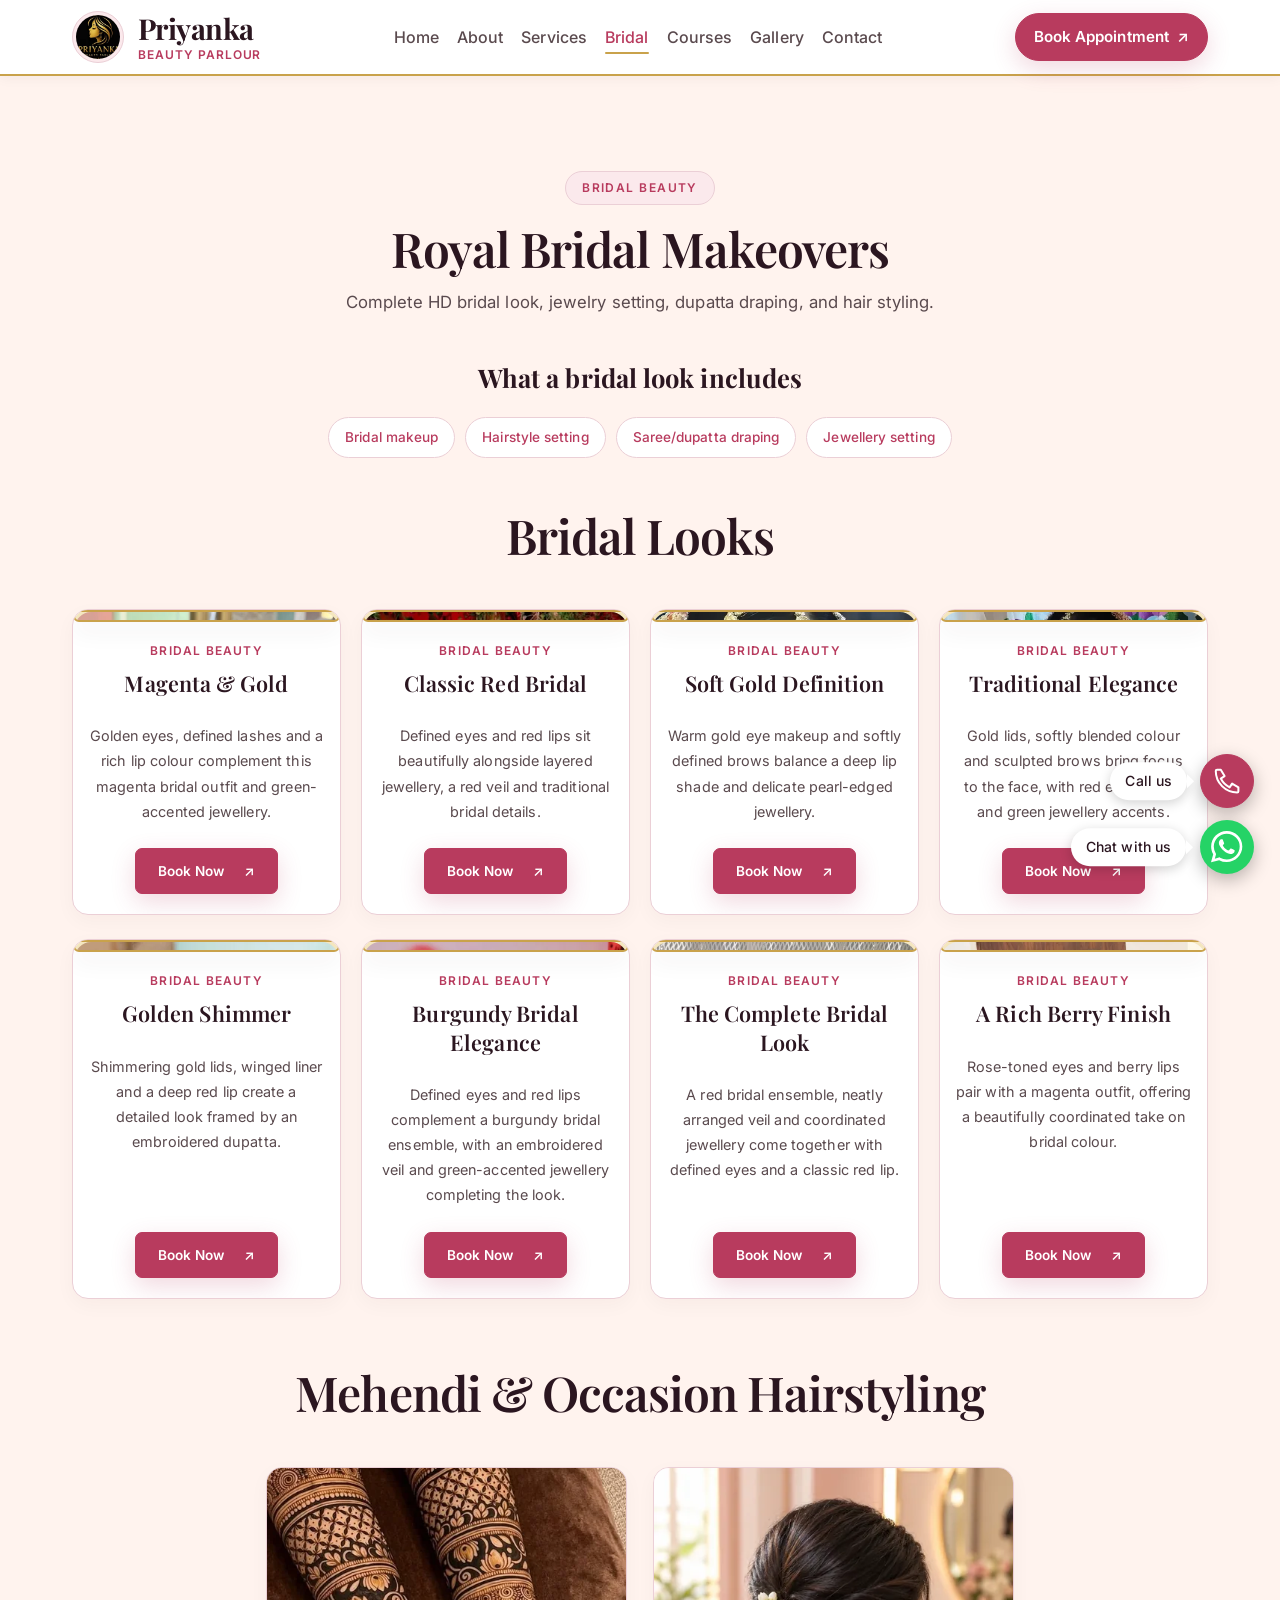
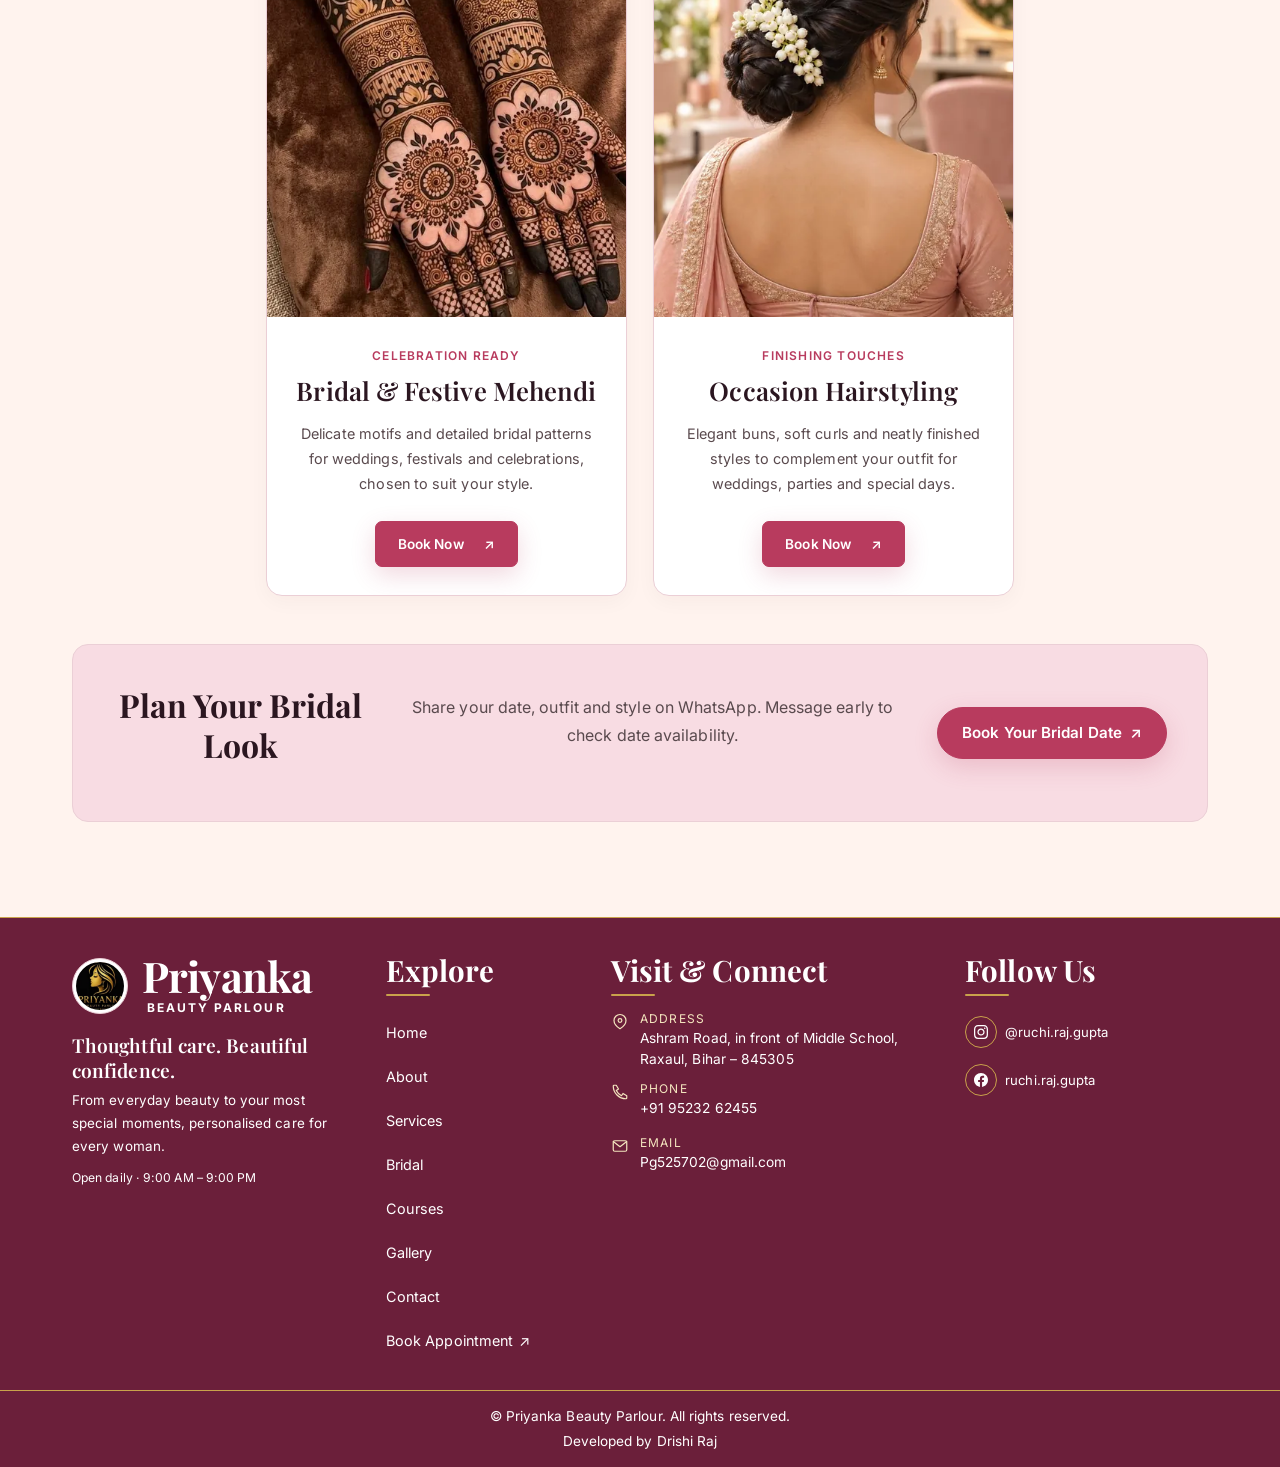
<file: bridal.html>
<!DOCTYPE html>
<html lang="en">
<head>
  <meta charset="UTF-8">
  <meta name="viewport" content="width=device-width, initial-scale=1.0">
  <title>Bridal | Priyanka Beauty Parlour, Raxaul</title>
  <meta name="description" content="Explore bridal makeup, festive mehendi and occasion hairstyling at Priyanka Beauty Parlour on Ashram Road, Raxaul. Message us to discuss your bridal look.">
  <link rel="icon" type="image/webp" href="images/optimized/logo-144w.webp">
  
  <!-- Ivory & Rose Theme Typography: Playfair Display headings & Inter body text -->
  <link rel="preconnect" href="https://fonts.googleapis.com">
  <link rel="preconnect" href="https://fonts.gstatic.com" crossorigin>
  <link href="https://fonts.googleapis.com/css2?family=Inter:wght@400;500;600;700&family=Playfair+Display:ital,wght@0,400;0,500;0,600;0,700;1,400;1,500&display=swap" rel="stylesheet">
  
  <link rel="stylesheet" href="css/tokens.css">
  <link rel="stylesheet" href="css/base.css">
  <link rel="stylesheet" href="css/layout.css">
  <link rel="stylesheet" href="css/components.css">
  <link rel="canonical" href="https://priyanka-beauty-parlour.vercel.app/bridal.html">
  <meta property="og:title" content="Bridal | Priyanka Beauty Parlour, Raxaul">
  <meta property="og:description" content="Explore bridal makeup, festive mehendi and occasion hairstyling at Priyanka Beauty Parlour on Ashram Road, Raxaul. Message us to discuss your bridal look.">
  <meta property="og:type" content="website">
  <meta property="og:url" content="https://priyanka-beauty-parlour.vercel.app/bridal.html">
  <meta property="og:image" content="https://priyanka-beauty-parlour.vercel.app/images/social-preview.jpg">
  <meta property="og:image:alt" content="Bridal makeup being applied at a salon">
  <meta name="twitter:card" content="summary_large_image">
  <meta name="twitter:title" content="Bridal | Priyanka Beauty Parlour, Raxaul">
  <meta name="twitter:description" content="Explore bridal makeup, festive mehendi and occasion hairstyling at Priyanka Beauty Parlour on Ashram Road, Raxaul. Message us to discuss your bridal look.">
  <meta name="twitter:image" content="https://priyanka-beauty-parlour.vercel.app/images/social-preview.jpg">
  <meta name="theme-color" content="#FFF8F3">
  <link rel="apple-touch-icon" sizes="180x180" href="images/apple-touch-icon.png">
</head>
<body class="bridal-page">
  <a class="skip-link" href="#main-content">Skip to content</a>
  <div class="scroll-progress" aria-hidden="true"></div>
  <header class="main-header" id="navbar">
    <div class="container nav-container">
      <a href="index.html" class="brand-logo" title="Priyanka Beauty Parlour">
        <div class="logo-ring"><img src="images/optimized/logo-144w.webp" alt="" class="brand-logo-img" width="144" height="144"></div>
        <div class="brand-text-block"><span class="brand-name-gold">Priyanka</span><span class="brand-tag-royal">BEAUTY PARLOUR</span></div>
      </a>
      <nav class="nav-menu" id="navMenu" aria-label="Main Navigation">
        <div class="mobile-only nav-drawer-header">
          <div class="nav-drawer-brand"><span class="nav-drawer-name">Priyanka</span><span class="nav-drawer-tag">BEAUTY PARLOUR</span></div>
          <button type="button" class="nav-close-btn" id="navCloseBtn" aria-label="Close Navigation">&times;</button>
        </div>
        <a href="index.html" class="nav-link">Home</a>
        <a href="about.html" class="nav-link">About</a>
        <a href="services.html" class="nav-link">Services</a>
        <a href="bridal.html" class="nav-link" aria-current="page">Bridal</a>
        <a href="courses.html" class="nav-link">Courses</a>
        <a href="gallery.html" class="nav-link">Gallery</a>
        <a href="contact.html" class="nav-link">Contact</a>
        <a href="index.html#booking" class="btn header-book nav-mobile-book">Book Appointment</a>
      </nav>
      <a href="index.html#booking" class="btn header-book header-book-desktop">Book Appointment <span aria-hidden="true">&#8599;</span></a>
      <button type="button" class="hamburger-btn" id="hamburgerBtn" aria-label="Open Navigation" aria-expanded="false" aria-controls="navMenu"><span></span><span></span><span></span></button>
    </div>
  </header>
  <div class="nav-backdrop" id="navBackdrop" aria-hidden="true"></div>
  <main id="main-content" tabindex="-1">
<section class="services-section" id="bridal"><div class="container"><div class="section-header text-center">
        <span class="section-badge">Bridal Beauty</span>
        <h1 class="section-title">Royal Bridal Makeovers</h1>
        <p class="section-subtitle">Complete HD bridal look, jewelry setting, dupatta draping, and hair styling.</p>
      </div>
 <div class="bridal-includes"><h2>What a bridal look includes</h2><ul class="bridal-occasion-list"><li>Bridal makeup</li><li>Hairstyle setting</li><li>Saree/dupatta draping</li><li>Jewellery setting</li></ul></div>
 <section aria-labelledby="looksTitle"><div class="section-header text-center"><h2 class="section-title" id="looksTitle">Bridal Looks</h2></div><div class="bridal-page-grid"><article class="service-card bridal-look">
          <button type="button" class="service-media bridal-look-photo photo-trigger morph-photo" data-photo data-gallery="bridal-page" data-full="images/optimized/bridal-magenta-gold-full.webp" data-title="Magenta &amp; Gold" aria-label="View bridal photo: Magenta &amp; Gold">
            <img src="images/optimized/bridal-magenta-gold-960w.webp" alt="Golden eyes, defined lashes and a rich lip colour complement this magenta bridal outfit and green-accented jewellery." width="960" height="1280" loading="lazy" decoding="async" srcset="images/optimized/bridal-magenta-gold-480w.webp 480w, images/optimized/bridal-magenta-gold-full.webp 960w" sizes="(max-width: 600px) calc(100vw - 32px), (max-width: 1100px) calc((100vw - 64px) / 2), 269px">
            <span class="occasion-view" aria-hidden="true">View look &#8599;</span>
          </button>
          <div class="service-content">
            <p class="service-tag">Bridal beauty</p>
            <h3 class="service-name">Magenta &amp; Gold</h3>
            <p class="service-desc">Golden eyes, defined lashes and a rich lip colour complement this magenta bridal outfit and green-accented jewellery.</p>
            <a class="service-book-link" href="https://wa.me/919523262455?text=Hello%20Priyanka%20Ji%2C%20I%20would%20like%20to%20book%20an%20appointment%20for%20Bridal%20Makeup.%20Please%20let%20me%20know%20your%20availability." data-service="Bridal Makeup" aria-label="Book bridal makeup inspired by Magenta &amp; Gold" target="_blank" rel="noopener noreferrer">Book Now <span aria-hidden="true">&#8599;</span></a>
          </div>
        </article>
<article class="service-card bridal-look">
          <button type="button" class="service-media bridal-look-photo photo-trigger morph-photo" data-photo data-gallery="bridal-page" data-full="images/optimized/bridal-classic-red-full.webp" data-title="Classic Red Bridal" aria-label="View bridal photo: Classic Red Bridal">
            <img src="images/optimized/bridal-classic-red-753w.webp" alt="Defined eyes and red lips sit beautifully alongside layered jewellery, a red veil and traditional bridal details." width="753" height="1192" loading="lazy" decoding="async" srcset="images/optimized/bridal-classic-red-480w.webp 480w, images/optimized/bridal-classic-red-full.webp 753w" sizes="(max-width: 600px) calc(100vw - 32px), (max-width: 1100px) calc((100vw - 64px) / 2), 269px">
            <span class="occasion-view" aria-hidden="true">View look &#8599;</span>
          </button>
          <div class="service-content">
            <p class="service-tag">Bridal beauty</p>
            <h3 class="service-name">Classic Red Bridal</h3>
            <p class="service-desc">Defined eyes and red lips sit beautifully alongside layered jewellery, a red veil and traditional bridal details.</p>
            <a class="service-book-link" href="https://wa.me/919523262455?text=Hello%20Priyanka%20Ji%2C%20I%20would%20like%20to%20book%20an%20appointment%20for%20Bridal%20Makeup.%20Please%20let%20me%20know%20your%20availability." data-service="Bridal Makeup" aria-label="Book bridal makeup inspired by Classic Red Bridal" target="_blank" rel="noopener noreferrer">Book Now <span aria-hidden="true">&#8599;</span></a>
          </div>
        </article>
<article class="service-card bridal-look">
          <button type="button" class="service-media bridal-look-photo photo-trigger morph-photo" data-photo data-gallery="bridal-page" data-full="images/optimized/bridal-soft-gold-full.webp" data-title="Soft Gold Definition" aria-label="View bridal photo: Soft Gold Definition">
            <img src="images/optimized/bridal-soft-gold-960w.webp" alt="Warm gold eye makeup and softly defined brows balance a deep lip shade and delicate pearl-edged jewellery." width="960" height="1281" loading="lazy" decoding="async" srcset="images/optimized/bridal-soft-gold-480w.webp 480w, images/optimized/bridal-soft-gold-960w.webp 960w, images/optimized/bridal-soft-gold-full.webp 1100w" sizes="(max-width: 600px) calc(100vw - 32px), (max-width: 1100px) calc((100vw - 64px) / 2), 269px">
            <span class="occasion-view" aria-hidden="true">View look &#8599;</span>
          </button>
          <div class="service-content">
            <p class="service-tag">Bridal beauty</p>
            <h3 class="service-name">Soft Gold Definition</h3>
            <p class="service-desc">Warm gold eye makeup and softly defined brows balance a deep lip shade and delicate pearl-edged jewellery.</p>
            <a class="service-book-link" href="https://wa.me/919523262455?text=Hello%20Priyanka%20Ji%2C%20I%20would%20like%20to%20book%20an%20appointment%20for%20Bridal%20Makeup.%20Please%20let%20me%20know%20your%20availability." data-service="Bridal Makeup" aria-label="Book bridal makeup inspired by Soft Gold Definition" target="_blank" rel="noopener noreferrer">Book Now <span aria-hidden="true">&#8599;</span></a>
          </div>
        </article>
<article class="service-card bridal-look">
          <button type="button" class="service-media bridal-look-photo photo-trigger morph-photo" data-photo data-gallery="bridal-page" data-full="images/optimized/bridal-traditional-elegance-full.webp" data-title="Traditional Elegance" aria-label="View bridal photo: Traditional Elegance">
            <img src="images/optimized/bridal-traditional-elegance-960w.webp" alt="Gold lids, softly blended colour and sculpted brows bring focus to the face, with red embroidery and green jewellery accents." width="960" height="960" loading="lazy" decoding="async" srcset="images/optimized/bridal-traditional-elegance-480w.webp 480w, images/optimized/bridal-traditional-elegance-960w.webp 960w, images/optimized/bridal-traditional-elegance-full.webp 1100w" sizes="(max-width: 600px) calc(100vw - 32px), (max-width: 1100px) calc((100vw - 64px) / 2), 269px">
            <span class="occasion-view" aria-hidden="true">View look &#8599;</span>
          </button>
          <div class="service-content">
            <p class="service-tag">Bridal beauty</p>
            <h3 class="service-name">Traditional Elegance</h3>
            <p class="service-desc">Gold lids, softly blended colour and sculpted brows bring focus to the face, with red embroidery and green jewellery accents.</p>
            <a class="service-book-link" href="https://wa.me/919523262455?text=Hello%20Priyanka%20Ji%2C%20I%20would%20like%20to%20book%20an%20appointment%20for%20Bridal%20Makeup.%20Please%20let%20me%20know%20your%20availability." data-service="Bridal Makeup" aria-label="Book bridal makeup inspired by Traditional Elegance" target="_blank" rel="noopener noreferrer">Book Now <span aria-hidden="true">&#8599;</span></a>
          </div>
        </article>
<article class="service-card bridal-look">
          <button type="button" class="service-media bridal-look-photo photo-trigger morph-photo" data-photo data-gallery="bridal-page" data-full="images/optimized/bridal-shimmer-portrait-full.webp" data-title="Golden Shimmer" aria-label="View bridal photo: Golden Shimmer">
            <img src="images/optimized/bridal-shimmer-portrait-675w.webp" alt="Shimmering gold lids, winged liner and a deep red lip create a detailed look framed by an embroidered dupatta." width="675" height="1500" loading="lazy" decoding="async" srcset="images/optimized/bridal-shimmer-portrait-480w.webp 480w, images/optimized/bridal-shimmer-portrait-full.webp 675w" sizes="(max-width: 600px) calc(100vw - 32px), (max-width: 1100px) calc((100vw - 64px) / 2), 269px">
            <span class="occasion-view" aria-hidden="true">View look &#8599;</span>
          </button>
          <div class="service-content">
            <p class="service-tag">Bridal beauty</p>
            <h3 class="service-name">Golden Shimmer</h3>
            <p class="service-desc">Shimmering gold lids, winged liner and a deep red lip create a detailed look framed by an embroidered dupatta.</p>
            <a class="service-book-link" href="https://wa.me/919523262455?text=Hello%20Priyanka%20Ji%2C%20I%20would%20like%20to%20book%20an%20appointment%20for%20Bridal%20Makeup.%20Please%20let%20me%20know%20your%20availability." data-service="Bridal Makeup" aria-label="Book bridal makeup inspired by Golden Shimmer" target="_blank" rel="noopener noreferrer">Book Now <span aria-hidden="true">&#8599;</span></a>
          </div>
        </article>
<article class="service-card bridal-look">
          <button type="button" class="service-media bridal-look-photo photo-trigger morph-photo" data-photo data-gallery="bridal-page" data-full="images/optimized/bridal-burgundy-portrait-full.webp" data-title="Burgundy Bridal Elegance" aria-label="View bridal photo: Burgundy Bridal Elegance">
            <img src="images/optimized/bridal-burgundy-portrait-960w.webp" alt="Defined eyes and red lips complement a burgundy bridal ensemble, with an embroidered veil and green-accented jewellery completing the look." width="960" height="1280" loading="lazy" decoding="async" srcset="images/optimized/bridal-burgundy-portrait-480w.webp 480w, images/optimized/bridal-burgundy-portrait-960w.webp 960w, images/optimized/bridal-burgundy-portrait-full.webp 1100w" sizes="(max-width: 600px) calc(100vw - 32px), (max-width: 1100px) calc((100vw - 64px) / 2), 269px">
            <span class="occasion-view" aria-hidden="true">View look &#8599;</span>
          </button>
          <div class="service-content">
            <p class="service-tag">Bridal beauty</p>
            <h3 class="service-name">Burgundy Bridal Elegance</h3>
            <p class="service-desc">Defined eyes and red lips complement a burgundy bridal ensemble, with an embroidered veil and green-accented jewellery completing the look.</p>
            <a class="service-book-link" href="https://wa.me/919523262455?text=Hello%20Priyanka%20Ji%2C%20I%20would%20like%20to%20book%20an%20appointment%20for%20Bridal%20Makeup.%20Please%20let%20me%20know%20your%20availability." data-service="Bridal Makeup" aria-label="Book bridal makeup inspired by Burgundy Bridal Elegance" target="_blank" rel="noopener noreferrer">Book Now <span aria-hidden="true">&#8599;</span></a>
          </div>
        </article>
<article class="service-card bridal-look">
          <button type="button" class="service-media bridal-look-photo photo-trigger morph-photo" data-photo data-gallery="bridal-page" data-full="images/optimized/bridal-red-veil-full.webp" data-title="The Complete Bridal Look" aria-label="View bridal photo: The Complete Bridal Look">
            <img src="images/optimized/bridal-red-veil-960w.webp" alt="A red bridal ensemble, neatly arranged veil and coordinated jewellery come together with defined eyes and a classic red lip." width="960" height="1280" loading="lazy" decoding="async" srcset="images/optimized/bridal-red-veil-480w.webp 480w, images/optimized/bridal-red-veil-960w.webp 960w, images/optimized/bridal-red-veil-full.webp 1100w" sizes="(max-width: 600px) calc(100vw - 32px), (max-width: 1100px) calc((100vw - 64px) / 2), 269px">
            <span class="occasion-view" aria-hidden="true">View look &#8599;</span>
          </button>
          <div class="service-content">
            <p class="service-tag">Bridal beauty</p>
            <h3 class="service-name">The Complete Bridal Look</h3>
            <p class="service-desc">A red bridal ensemble, neatly arranged veil and coordinated jewellery come together with defined eyes and a classic red lip.</p>
            <a class="service-book-link" href="https://wa.me/919523262455?text=Hello%20Priyanka%20Ji%2C%20I%20would%20like%20to%20book%20an%20appointment%20for%20Bridal%20Makeup.%20Please%20let%20me%20know%20your%20availability." data-service="Bridal Makeup" aria-label="Book bridal makeup inspired by The Complete Bridal Look" target="_blank" rel="noopener noreferrer">Book Now <span aria-hidden="true">&#8599;</span></a>
          </div>
        </article>
<article class="service-card bridal-look">
          <button type="button" class="service-media bridal-look-photo photo-trigger morph-photo" data-photo data-gallery="bridal-page" data-full="images/optimized/bridal-berry-finish-full.webp" data-title="A Rich Berry Finish" aria-label="View bridal photo: A Rich Berry Finish">
            <img src="images/optimized/bridal-berry-finish-960w.webp" alt="Rose-toned eyes and berry lips pair with a magenta outfit, offering a beautifully coordinated take on bridal colour." width="960" height="1280" loading="lazy" decoding="async" srcset="images/optimized/bridal-berry-finish-480w.webp 480w, images/optimized/bridal-berry-finish-960w.webp 960w, images/optimized/bridal-berry-finish-full.webp 1086w" sizes="(max-width: 600px) calc(100vw - 32px), (max-width: 1100px) calc((100vw - 64px) / 2), 269px">
            <span class="occasion-view" aria-hidden="true">View look &#8599;</span>
          </button>
          <div class="service-content">
            <p class="service-tag">Bridal beauty</p>
            <h3 class="service-name">A Rich Berry Finish</h3>
            <p class="service-desc">Rose-toned eyes and berry lips pair with a magenta outfit, offering a beautifully coordinated take on bridal colour.</p>
            <a class="service-book-link" href="https://wa.me/919523262455?text=Hello%20Priyanka%20Ji%2C%20I%20would%20like%20to%20book%20an%20appointment%20for%20Bridal%20Makeup.%20Please%20let%20me%20know%20your%20availability." data-service="Bridal Makeup" aria-label="Book bridal makeup inspired by A Rich Berry Finish" target="_blank" rel="noopener noreferrer">Book Now <span aria-hidden="true">&#8599;</span></a>
          </div>
        </article></div></section>
 <section class="bridal-extras" aria-labelledby="finishingTitle"><div class="section-header text-center"><h2 class="section-title" id="finishingTitle">Mehendi &amp; Occasion Hairstyling</h2></div><div class="category-grid category-grid--pair"><article class="service-card">
              <button type="button" class="service-media service-media--mehendi photo-trigger" data-photo data-gallery="services" data-full="images/optimized/service-mehendi-full.webp" data-title="Detailed bridal mehendi designs on hands" aria-label="View photo: Detailed bridal mehendi designs on hands">
                <img src="images/optimized/service-mehendi-736w.webp" alt="Detailed bridal mehendi designs on hands" width="736" height="1127" loading="lazy" decoding="async" srcset="images/optimized/service-mehendi-480w.webp 480w, images/optimized/service-mehendi-full.webp 736w" sizes="(max-width: 600px) calc(100vw - 32px), (max-width: 1100px) calc((100vw - 64px) / 2), 269px">
              
                <span class="photo-zoom"><svg viewBox="0 0 24 24" aria-hidden="true" focusable="false"><circle cx="10.5" cy="10.5" r="6.5"/><path d="m16 16 5 5M10.5 7.5v6m-3-3h6"/></svg><span>View photo</span></span>
              </button>
              <div class="service-content">
                <p class="service-tag">Celebration ready</p>
                <h3 class="service-name">Bridal &amp; Festive Mehendi</h3>
                <p class="service-desc">Delicate motifs and detailed bridal patterns for weddings, festivals and celebrations, chosen to suit your style.</p>
                <a href="https://wa.me/919523262455?text=Hello%20Priyanka%20Ji%2C%20I%20would%20like%20to%20book%20an%20appointment%20for%20Mehendi.%20Please%20let%20me%20know%20your%20availability." class="service-book-link" data-service="Mehendi" aria-label="Book Bridal &amp; Festive Mehendi" target="_blank" rel="noopener noreferrer">Book Now <span aria-hidden="true">&#8599;</span></a>
              </div>
            </article>
<article class="service-card">
              <button type="button" class="service-media service-media--occasion-hairstyle photo-trigger" data-photo data-gallery="services" data-full="images/optimized/service-occasion-hairstyle-full.webp" data-title="Braided low bun with jasmine flowers" aria-label="View photo: Braided low bun with jasmine flowers">
                <img src="images/optimized/service-occasion-hairstyle-960w.webp" alt="Illustrative braided low bun with jasmine flowers" width="960" height="1200" loading="lazy" decoding="async" data-generated="true" srcset="images/optimized/service-occasion-hairstyle-480w.webp 480w, images/optimized/service-occasion-hairstyle-960w.webp 960w, images/optimized/service-occasion-hairstyle-full.webp 1122w" sizes="(max-width: 600px) calc(100vw - 32px), (max-width: 1100px) calc((100vw - 64px) / 2), 269px">
              
                <span class="photo-zoom"><svg viewBox="0 0 24 24" aria-hidden="true" focusable="false"><circle cx="10.5" cy="10.5" r="6.5"/><path d="m16 16 5 5M10.5 7.5v6m-3-3h6"/></svg><span>View photo</span></span>
              </button>
              <div class="service-content">
                <p class="service-tag">Finishing touches</p>
                <h3 class="service-name">Occasion Hairstyling</h3>
                <p class="service-desc">Elegant buns, soft curls and neatly finished styles to complement your outfit for weddings, parties and special days.</p>
                <a href="https://wa.me/919523262455?text=Hello%20Priyanka%20Ji%2C%20I%20would%20like%20to%20book%20an%20appointment%20for%20Occasion%20Hairstyling.%20Please%20let%20me%20know%20your%20availability." class="service-book-link" data-service="Occasion Hairstyling" aria-label="Book Occasion Hairstyling" target="_blank" rel="noopener noreferrer">Book Now <span aria-hidden="true">&#8599;</span></a>
              </div>
            </article></div></section>
 <section class="bridal-consultation inner-consultation" aria-labelledby="consultationTitle"><h2 id="consultationTitle">Plan Your Bridal Look</h2><p>Share your date, outfit and style on WhatsApp. Message early to check date availability.</p><a class="btn btn-royal-gold" href="https://wa.me/919523262455?text=Hello%20Priyanka%20Ji%2C%20I%20would%20like%20to%20book%20my%20bridal%20date.%20Please%20let%20me%20know%20your%20availability." target="_blank" rel="noopener noreferrer">Book Your Bridal Date <span aria-hidden="true">&#8599;</span></a></section>
</div></section></main>
<dialog class="lightbox-modal" id="lightboxModal" aria-labelledby="lightboxCaption">
    <div class="lightbox-toolbar">
      <span class="lightbox-counter" id="lightboxCounter" aria-live="polite"></span>
      <div class="lightbox-actions">
        <button type="button" id="lightboxZoom" class="viewer-control" aria-label="Zoom in" aria-pressed="false">Zoom +</button>
        <button type="button" id="lightboxClose" class="viewer-control lightbox-close" aria-label="Close photo viewer">&times;</button>
      </div>
    </div>
    <div class="lightbox-stage" id="lightboxStage">
      <img class="lightbox-img" id="lightboxImg" alt="" width="1" height="1">
    </div>
    <p class="lightbox-caption" id="lightboxCaption" aria-live="polite">Photo preview</p>
    <div class="lightbox-navigation">
      <button type="button" id="lightboxPrev" class="viewer-control" aria-label="Previous photo">&#8592; Previous</button>
      <span class="viewer-help">Use arrows to browse · Esc to close</span>
      <button type="button" id="lightboxNext" class="viewer-control" aria-label="Next photo">Next &#8594;</button>
    </div>
  </dialog>
<footer class="main-footer">
  <!-- TODO: Replace social profile names/URLs only after the owner supplies verified business account links. -->
    <div class="container footer-container">
      <div class="footer-col brand-col">
        <a class="footer-brand-header" href="index.html#home" aria-label="Priyanka Beauty Parlour — home">
          <span class="footer-logo-ring">
            <img src="images/optimized/logo-144w.webp" alt="" class="footer-logo-img" width="144" height="144" loading="lazy">
          </span>
          <span class="footer-wordmark">
            <span class="footer-logo-name">Priyanka</span>
            <span class="footer-logo-sub">Beauty Parlour</span>
          </span>
        </a>
        <p class="footer-tagline">Thoughtful care. Beautiful confidence.</p>
        <p class="footer-desc">From everyday beauty to your most special moments, personalised care for every woman.</p>
        <p class="footer-hours">Open daily · 9:00 AM – 9:00 PM</p>
      </div>

      <nav class="footer-col links-col" aria-label="Footer navigation">
        <h2 class="footer-title">Explore</h2>
        <ul class="footer-nav-list">
          <li><a href="index.html">Home</a></li>
          <li><a href="about.html">About</a></li>
          <li><a href="services.html">Services</a></li>
          <li><a href="bridal.html">Bridal</a></li>
          <li><a href="courses.html">Courses</a></li>
          <li><a href="gallery.html">Gallery</a></li>
          <li><a href="contact.html">Contact</a></li>
          <li><a href="index.html#booking">Book Appointment <span aria-hidden="true">↗</span></a></li>
        </ul>
      </nav>

      <div class="footer-col contact-col">
        <h2 class="footer-title">Visit &amp; Connect</h2>
        <address class="footer-contact-list">
          <a class="footer-contact-item" href="contact.html#location">
            <svg aria-hidden="true" focusable="false" viewBox="0 0 24 24" fill="none" stroke="currentColor" stroke-width="1.6" stroke-linecap="round" stroke-linejoin="round"><path d="M20 10c0 6-8 11-8 11S4 16 4 10a8 8 0 1 1 16 0Z"/><circle cx="12" cy="10" r="2.5"/></svg>
            <span><span class="footer-contact-label">Address</span>Ashram Road, in front of Middle School,<br>Raxaul, Bihar – 845305</span>
          </a>
          <a class="footer-contact-item" href="tel:+919523262455">
            <svg aria-hidden="true" focusable="false" viewBox="0 0 24 24" fill="none" stroke="currentColor" stroke-width="1.6" stroke-linecap="round" stroke-linejoin="round"><path d="m7 3 3 5-3 2a16 16 0 0 0 7 7l2-3 5 3v3a1 1 0 0 1-1 1C10.6 21 3 13.4 3 4a1 1 0 0 1 1-1Z"/></svg><span><span class="footer-contact-label">Phone</span>+91 95232 62455</span>
          </a>
          <a class="footer-contact-item" href="mailto:Pg525702@gmail.com">
            <svg aria-hidden="true" focusable="false" viewBox="0 0 24 24" fill="none" stroke="currentColor" stroke-width="1.6" stroke-linecap="round" stroke-linejoin="round"><rect x="3" y="5" width="18" height="14" rx="2"/><path d="m3 6 9 7 9-7"/></svg><span><span class="footer-contact-label">Email</span>Pg525702@gmail.com</span>
          </a>
        </address>
        
      </div>
    <div class="footer-col footer-follow">
          <h3 class="footer-follow-title">Follow Us</h3>
          <div class="footer-social-links">
            <a href="https://www.instagram.com/ruchi.raj.gupta/" target="_blank" rel="noopener noreferrer" class="footer-social-item" aria-label="Instagram: @ruchi.raj.gupta (opens in a new tab)">
              <span class="footer-social-icon"><svg aria-hidden="true" focusable="false" class="social-svg ig-icon" viewBox="0 0 24 24" width="16" height="16" fill="currentColor">
              <path d="M12 2.163c3.204 0 3.584.012 4.85.07 3.252.148 4.771 1.691 4.919 4.919.058 1.265.069 1.645.069 4.849 0 3.205-.012 3.584-.069 4.849-.149 3.225-1.664 4.771-4.919 4.919-1.266.058-1.644.07-4.85.07-3.204 0-3.584-.012-4.849-.07-3.26-.149-4.771-1.699-4.919-4.92-.058-1.265-.07-1.644-.07-4.849 0-3.204.013-3.583.07-4.849.149-3.227 1.664-4.771 4.919-4.919 1.266-.057 1.645-.069 4.849-.069zm0-2.163c-3.259 0-3.667.014-4.947.072-4.358.2-6.78 2.618-6.98 6.98-.059 1.281-.073 1.689-.073 4.948 0 3.259.014 3.668.072 4.948.2 4.358 2.618 6.78 6.98 6.98 1.281.058 1.689.072 4.948.072 3.259 0 3.668-.014 4.948-.072 4.354-.2 6.782-2.618 6.979-6.98.059-1.28.073-1.689.073-4.948 0-3.259-.014-3.667-.072-4.947-.196-4.354-2.617-6.78-6.979-6.98-1.281-.059-1.69-.073-4.949-.073zm0 5.838c-3.403 0-6.162 2.759-6.162 6.162s2.759 6.163 6.162 6.163 6.162-2.759 6.162-6.163c0-3.403-2.759-6.162-6.162-6.162zm0 10.162c-2.209 0-4-1.79-4-4 0-2.209 1.791-4 4-4s4 1.791 4 4c0 2.21-1.791 4-4 4zm6.406-11.845c-.796 0-1.441.645-1.441 1.44s.645 1.44 1.441 1.44c.795 0 1.439-.645 1.439-1.44s-.644-1.44-1.439-1.44z"/>
            </svg></span><span>@ruchi.raj.gupta</span>
            </a>
            <a href="https://www.facebook.com/ishikaraj.gupta.31" target="_blank" rel="noopener noreferrer" class="footer-social-item" aria-label="Facebook: ruchi.raj.gupta (opens in a new tab)">
              <span class="footer-social-icon"><svg aria-hidden="true" focusable="false" class="social-svg fb-icon" viewBox="0 0 24 24" width="16" height="16" fill="currentColor">
              <path d="M24 12.073c0-6.627-5.373-12-12-12s-12 5.373-12 12c0 5.99 4.388 10.954 10.125 11.854v-8.385H7.078v-3.47h3.047V9.43c0-3.007 1.792-4.669 4.533-4.669 1.312 0 2.686.235 2.686.235v2.953H15.83c-1.491 0-1.956.925-1.956 1.874v2.25h3.328l-.532 3.47h-2.796v8.385C19.612 23.027 24 18.062 24 12.073z"/>
            </svg></span><span>ruchi.raj.gupta</span>
            </a>
          </div>
        </div>
    </div>
    <div class="footer-bottom">
      <div class="container footer-bottom-inner">
        <p>© Priyanka Beauty Parlour. All rights reserved.</p>
        <p>Developed by Drishi Raj</p>
      </div>
    </div>
  </footer>
  <!-- Floating Mobile Action Buttons -->
  <div class="floating-buttons">
    <a href="tel:+919523262455" class="floating-btn call-btn" aria-label="Call Now">
      <svg class="wa-icon" width="24" height="24" viewBox="0 0 24 24" fill="none" stroke="currentColor" stroke-width="1.6" stroke-linecap="round" stroke-linejoin="round" aria-hidden="true" focusable="false"><path d="m7 3 3 5-3 2a16 16 0 0 0 7 7l2-3 5 3v3a1 1 0 0 1-1 1C10.6 21 3 13.4 3 4a1 1 0 0 1 1-1Z"/></svg>
    <span class="wa-tooltip" aria-hidden="true">Call us</span>
      </a>
    <a href="https://wa.me/919523262455?text=Hello%2C%20I%20would%20like%20to%20enquire%20about%20your%20beauty%20parlour%20services." target="_blank" class="floating-btn wa-btn" rel="noopener noreferrer" aria-label="Chat with us on WhatsApp">
      <svg class="wa-icon" xmlns="http://www.w3.org/2000/svg" viewBox="0 0 24 24" aria-hidden="true" focusable="false">
        <path fill="currentColor" d="M20.52 3.48A11.87 11.87 0 0 0 12.04 0C5.46 0 .1 5.35.1 11.94c0 2.1.55 4.16 1.6 5.97L0 24l6.25-1.64a11.95 11.95 0 0 0 5.78 1.47h.01c6.58 0 11.94-5.35 11.95-11.94a11.86 11.86 0 0 0-3.47-8.41ZM12.04 21.8a9.9 9.9 0 0 1-5.05-1.38l-.36-.21-3.71.97.99-3.62-.24-.37a9.86 9.86 0 0 1-1.52-5.25c0-5.47 4.45-9.92 9.93-9.92a9.85 9.85 0 0 1 7.01 2.91 9.85 9.85 0 0 1 2.9 7.02c0 5.47-4.45 9.92-9.95 9.92Zm5.45-7.43c-.3-.15-1.76-.87-2.03-.97-.27-.1-.47-.15-.67.15-.2.3-.77.97-.94 1.17-.17.2-.35.22-.64.07-.3-.15-1.26-.46-2.39-1.47-.88-.78-1.48-1.75-1.65-2.05-.17-.3-.02-.46.13-.61.13-.13.3-.35.45-.52.15-.17.2-.3.3-.5.1-.2.05-.37-.03-.52-.07-.15-.67-1.61-.91-2.21-.24-.58-.49-.5-.67-.51h-.57c-.2 0-.52.07-.79.37-.27.3-1.04 1.02-1.04 2.48s1.07 2.87 1.21 3.07c.15.2 2.1 3.2 5.08 4.49.71.31 1.27.49 1.7.63.71.23 1.36.2 1.87.12.57-.09 1.76-.72 2.01-1.41.25-.69.25-1.29.17-1.41-.07-.12-.27-.2-.57-.35Z"/>
      </svg>
      <span class="wa-tooltip" aria-hidden="true">Chat with us</span>
    </a>
  </div>

  <button type="button" class="back-to-top" id="backToTop" aria-label="Back to top" hidden>&#8593;</button>
  <script src="js/nav.js" defer></script>
  <script src="js/lightbox.js" defer></script>
  <script src="js/motion.js" defer></script>
  <script src="js/contact-hints.js" defer></script>
</body>
</html>
</file>
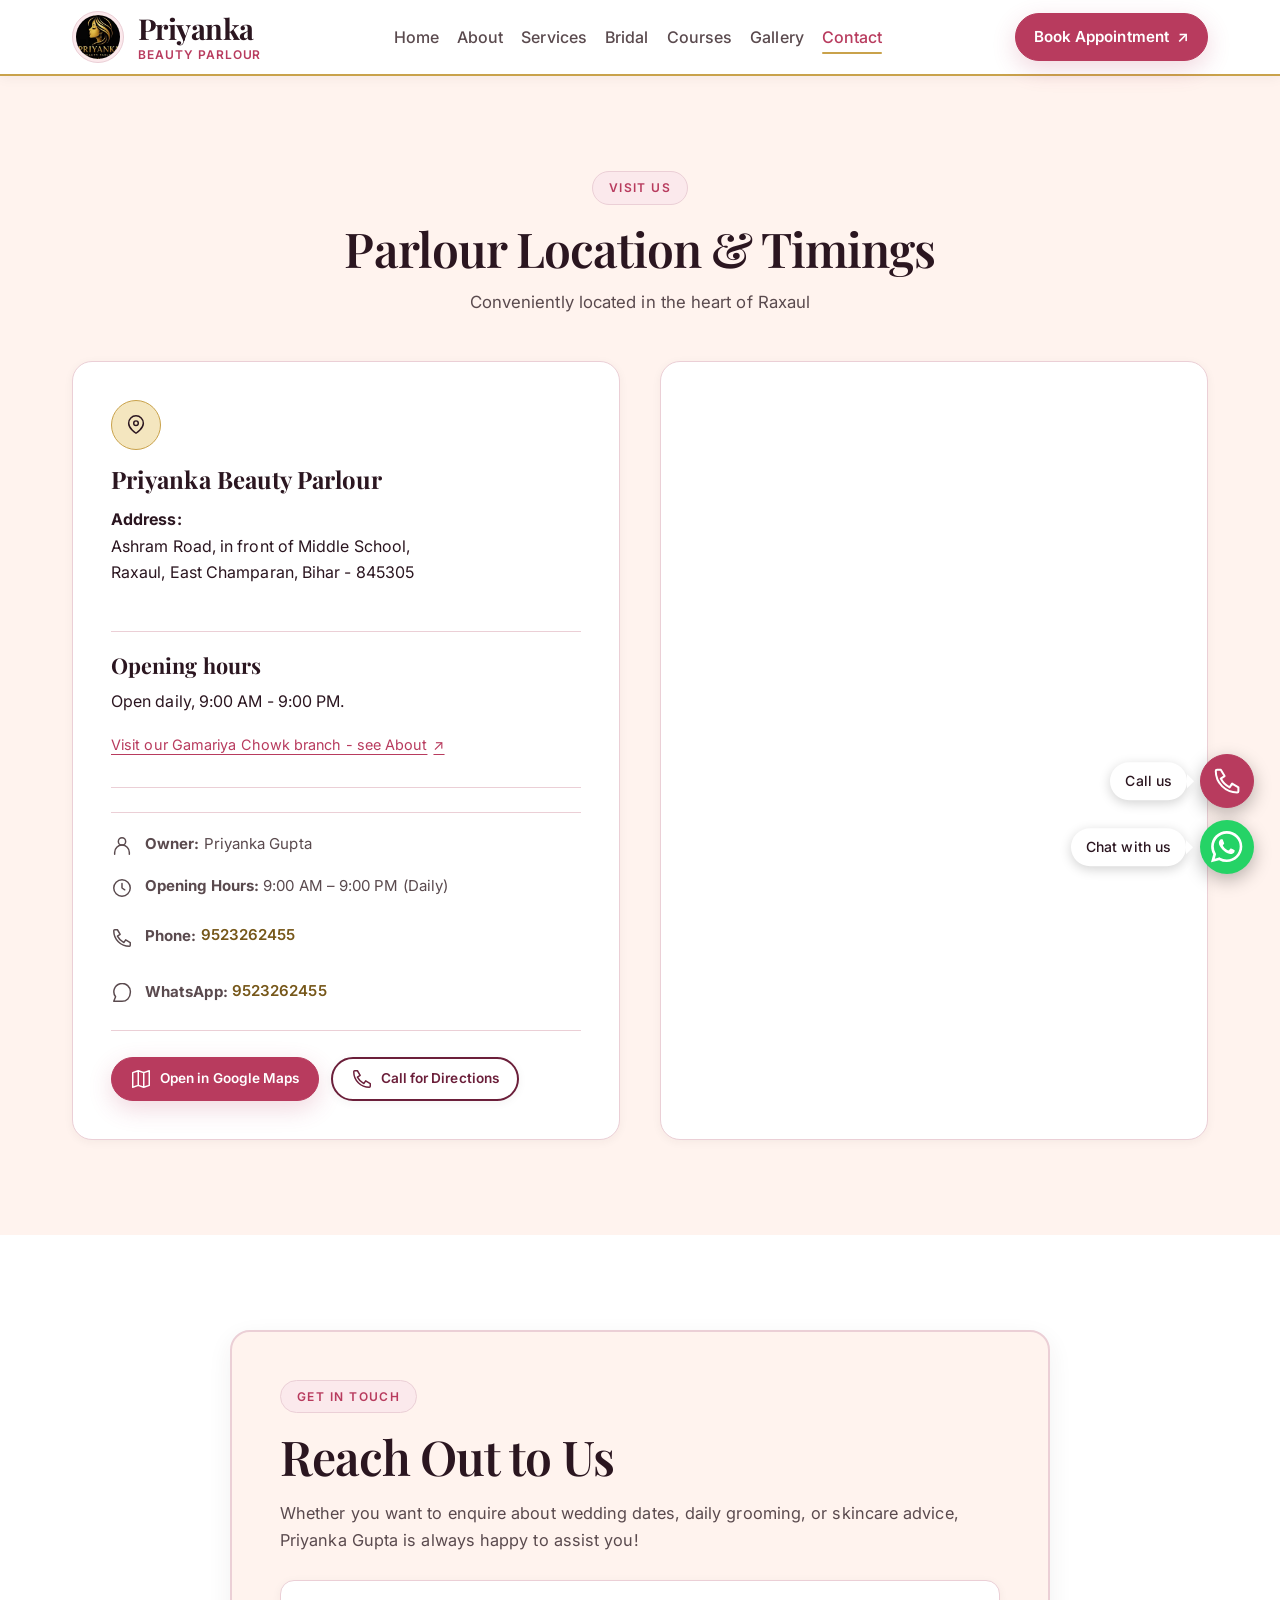
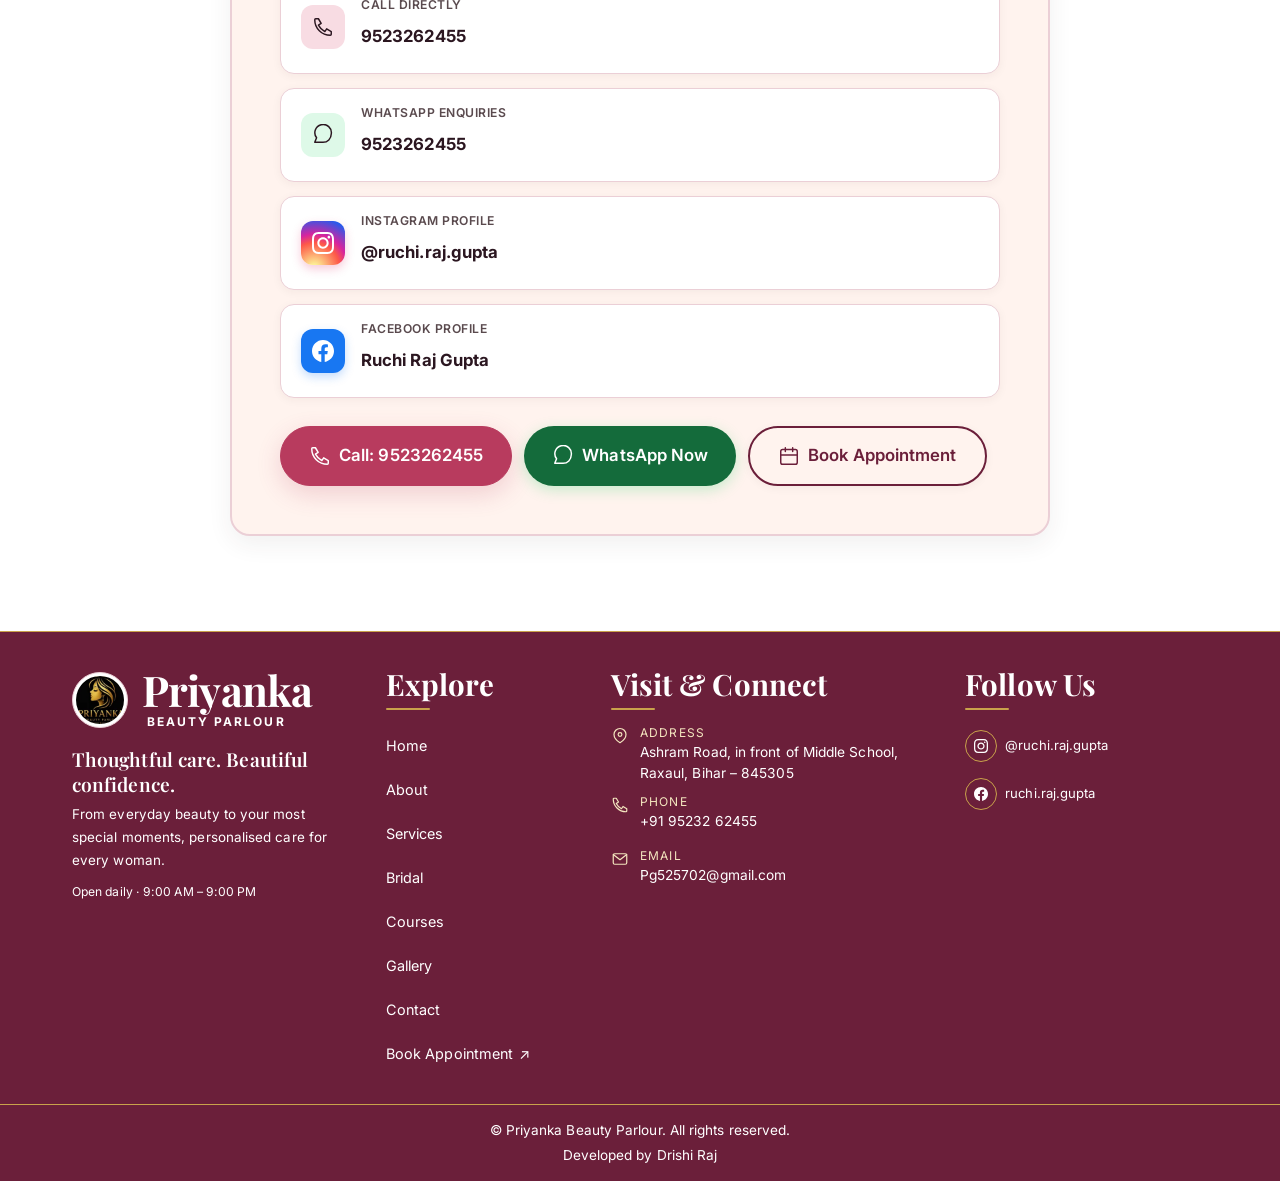
<file: contact.html>
<!DOCTYPE html>
<html lang="en">
<head>
  <meta charset="UTF-8">
  <meta name="viewport" content="width=device-width, initial-scale=1.0">
  <title>Contact Us | Priyanka Beauty Parlour, Raxaul</title>
  <meta name="description" content="Find Priyanka Beauty Parlour on Ashram Road, Raxaul. View opening hours, directions and contact details, or call and message us on WhatsApp for enquiries.">
  <link rel="icon" type="image/webp" href="images/optimized/logo-144w.webp">

  <!-- Ivory & Rose Theme Typography: Playfair Display headings & Inter body text -->
  <link rel="preconnect" href="https://fonts.googleapis.com">
  <link rel="preconnect" href="https://fonts.gstatic.com" crossorigin>
  <link href="https://fonts.googleapis.com/css2?family=Inter:wght@400;500;600;700&family=Playfair+Display:ital,wght@0,400;0,500;0,600;0,700;1,400;1,500&display=swap" rel="stylesheet">

  <link rel="stylesheet" href="css/tokens.css">
  <link rel="stylesheet" href="css/base.css">
  <link rel="stylesheet" href="css/layout.css">
  <link rel="stylesheet" href="css/components.css">
  <link rel="canonical" href="https://priyanka-beauty-parlour.vercel.app/contact.html">
  <meta property="og:title" content="Contact Us | Priyanka Beauty Parlour, Raxaul">
  <meta property="og:description" content="Find Priyanka Beauty Parlour on Ashram Road, Raxaul. View opening hours, directions and contact details, or call and message us on WhatsApp for enquiries.">
  <meta property="og:type" content="website">
  <meta property="og:url" content="https://priyanka-beauty-parlour.vercel.app/contact.html">
  <meta property="og:image" content="https://priyanka-beauty-parlour.vercel.app/images/social-preview.jpg">
  <meta property="og:image:alt" content="Bridal makeup being applied at a salon">
  <meta name="twitter:card" content="summary_large_image">
  <meta name="twitter:title" content="Contact Us | Priyanka Beauty Parlour, Raxaul">
  <meta name="twitter:description" content="Find Priyanka Beauty Parlour on Ashram Road, Raxaul. View opening hours, directions and contact details, or call and message us on WhatsApp for enquiries.">
  <meta name="twitter:image" content="https://priyanka-beauty-parlour.vercel.app/images/social-preview.jpg">
  <meta name="theme-color" content="#FFF8F3">
  <link rel="apple-touch-icon" sizes="180x180" href="images/apple-touch-icon.png">
  <script type="application/ld+json">
{
  "@context": "https://schema.org",
  "@type": "BeautySalon",
  "@id": "https://priyanka-beauty-parlour.vercel.app/#beauty-salon",
  "name": "Priyanka Beauty Parlour",
  "url": "https://priyanka-beauty-parlour.vercel.app/",
  "image": "https://priyanka-beauty-parlour.vercel.app/images/social-preview.jpg",
  "telephone": "+919523262455",
  "address": {
    "@type": "PostalAddress",
    "streetAddress": "Ashram Road, in front of Middle School",
    "addressLocality": "Raxaul, East Champaran",
    "addressRegion": "Bihar",
    "postalCode": "845305",
    "addressCountry": "IN"
  },
  "openingHours": "Mo-Su 09:00-21:00",
  "founder": {
    "@type": "Person",
    "name": "Priyanka Gupta"
  },
  "sameAs": [
    "https://www.instagram.com/ruchi.raj.gupta/",
    "https://www.facebook.com/ishikaraj.gupta.31"
  ]
}
  </script>
</head>
<body>
  <a class="skip-link" href="#main-content">Skip to content</a>
  <div class="scroll-progress" aria-hidden="true"></div>
  <header class="main-header" id="navbar">
    <div class="container nav-container">
      <a href="index.html" class="brand-logo" title="Priyanka Beauty Parlour">
        <div class="logo-ring"><img src="images/optimized/logo-144w.webp" alt="" class="brand-logo-img" width="144" height="144"></div>
        <div class="brand-text-block"><span class="brand-name-gold">Priyanka</span><span class="brand-tag-royal">BEAUTY PARLOUR</span></div>
      </a>
      <nav class="nav-menu" id="navMenu" aria-label="Main Navigation">
        <div class="mobile-only nav-drawer-header">
          <div class="nav-drawer-brand"><span class="nav-drawer-name">Priyanka</span><span class="nav-drawer-tag">BEAUTY PARLOUR</span></div>
          <button type="button" class="nav-close-btn" id="navCloseBtn" aria-label="Close Navigation">&times;</button>
        </div>
        <a href="index.html" class="nav-link">Home</a>
        <a href="about.html" class="nav-link">About</a>
        <a href="services.html" class="nav-link">Services</a>
        <a href="bridal.html" class="nav-link">Bridal</a>
        <a href="courses.html" class="nav-link">Courses</a>
        <a href="gallery.html" class="nav-link">Gallery</a>
        <a href="contact.html" class="nav-link" aria-current="page">Contact</a>
        <a href="index.html#booking" class="btn header-book nav-mobile-book">Book Appointment</a>
      </nav>
      <a href="index.html#booking" class="btn header-book header-book-desktop">Book Appointment <span aria-hidden="true">&#8599;</span></a>
      <button type="button" class="hamburger-btn" id="hamburgerBtn" aria-label="Open Navigation" aria-expanded="false" aria-controls="navMenu"><span></span><span></span><span></span></button>
    </div>
  </header>
  <div class="nav-backdrop" id="navBackdrop" aria-hidden="true"></div>
  <main id="main-content" tabindex="-1">
<section class="location-section" id="location">
    <div class="container">
      <div class="section-header text-center">
        <span class="section-badge">Visit Us</span>
        <h1 class="section-title">Parlour Location & Timings</h1>
        <p class="section-subtitle">Conveniently located in the heart of Raxaul</p>
      </div>

      <div class="location-grid">
        <div class="location-card">
          <div class="location-icon-badge"><svg class="contact-stroke-icon" width="24" height="24" viewBox="0 0 24 24" fill="none" stroke="currentColor" stroke-width="1.6" stroke-linecap="round" stroke-linejoin="round" aria-hidden="true" focusable="false"><path d="M20 10c0 6-8 11-8 11S4 16 4 10a8 8 0 1 1 16 0Z"/><circle cx="12" cy="10" r="2.5"/></svg></div>

          <h2 class="location-shop-title">Priyanka Beauty Parlour</h2>

          <p class="address-text">
            <strong>Address:</strong><br>
            Ashram Road, in front of Middle School,<br>
            Raxaul, East Champaran, Bihar - 845305
          </p>

          <div class="contact-hours"><h2>Opening hours</h2><p>Open daily, 9:00 AM - 9:00 PM.</p><a href="about.html#branch">Visit our Gamariya Chowk branch - see About <span aria-hidden="true">&#8599;</span></a></div>
          <div class="location-detail-list">
            <div class="detail-row">
              <span class="icon"><svg class="contact-stroke-icon" width="24" height="24" viewBox="0 0 24 24" fill="none" stroke="currentColor" stroke-width="1.6" stroke-linecap="round" stroke-linejoin="round" aria-hidden="true" focusable="false"><circle cx="12" cy="7" r="4"/><path d="M4 21v-2a8 8 0 0 1 16 0v2"/></svg></span>
              <span><strong>Owner:</strong> Priyanka Gupta</span>
            </div>
            <div class="detail-row">
              <span class="icon"><svg class="contact-stroke-icon" width="24" height="24" viewBox="0 0 24 24" fill="none" stroke="currentColor" stroke-width="1.6" stroke-linecap="round" stroke-linejoin="round" aria-hidden="true" focusable="false"><circle cx="12" cy="12" r="9"/><path d="M12 7v5l3 2"/></svg></span>
              <span><strong>Opening Hours:</strong> 9:00 AM – 9:00 PM (Daily)</span>
            </div>
            <div class="detail-row">
              <span class="icon"><svg class="contact-stroke-icon" width="24" height="24" viewBox="0 0 24 24" fill="none" stroke="currentColor" stroke-width="1.6" stroke-linecap="round" stroke-linejoin="round" aria-hidden="true" focusable="false"><path d="m7 3 3 5-3 2a16 16 0 0 0 7 7l2-3 5 3v3a1 1 0 0 1-1 1C10.6 21 3 13.4 3 4a1 1 0 0 1 1-1Z"/></svg></span>
              <span><strong>Phone:</strong> <a href="tel:+919523262455">9523262455</a></span>
            </div>
            <div class="detail-row">
              <span class="icon"><svg class="contact-stroke-icon" width="24" height="24" viewBox="0 0 24 24" fill="none" stroke="currentColor" stroke-width="1.6" stroke-linecap="round" stroke-linejoin="round" aria-hidden="true" focusable="false"><path d="M21 11a9 9 0 0 1-9 9H3l2-5a9 9 0 1 1 16-4Z"/></svg></span>
              <span><strong>WhatsApp:</strong> <a href="https://wa.me/919523262455" target="_blank" rel="noopener noreferrer">9523262455</a></span>
            </div>
          </div>

          <div class="location-buttons">
            <a href="https://maps.google.com/?q=Ashram+Road,+Raxaul,+Bihar" target="_blank" class="btn btn-royal-gold btn-sm" rel="noopener noreferrer"><svg class="contact-stroke-icon" width="24" height="24" viewBox="0 0 24 24" fill="none" stroke="currentColor" stroke-width="1.6" stroke-linecap="round" stroke-linejoin="round" aria-hidden="true" focusable="false"><path d="m3 5 6-2 6 2 6-2v16l-6 2-6-2-6 2ZM9 3v16M15 5v16"/></svg> Open in Google Maps</a>
            <a href="tel:+919523262455" class="btn btn-white-glass btn-sm"><svg class="contact-stroke-icon" width="24" height="24" viewBox="0 0 24 24" fill="none" stroke="currentColor" stroke-width="1.6" stroke-linecap="round" stroke-linejoin="round" aria-hidden="true" focusable="false"><path d="m7 3 3 5-3 2a16 16 0 0 0 7 7l2-3 5 3v3a1 1 0 0 1-1 1C10.6 21 3 13.4 3 4a1 1 0 0 1 1-1Z"/></svg> Call for Directions</a>
          </div>
        </div>

        <div class="map-wrapper">
          <!-- Google Map Embed for Ashram Road, Raxaul -->
          <iframe
            title="Priyanka Beauty Parlour Location"
            src="https://www.google.com/maps/embed?pb=!1m18!1m12!1m3!1d14217.20235959957!2d84.851944!3d26.983889!2m3!1f0!2f0!3f0!3m2!1i1024!2i768!4f13.1!3m3!1m2!1s0x399335f60b0e77d3%3A0x6b772c37e96b3490!2sRaxaul%2C%20Bihar!5e0!3m2!1sen!2sin!4v1700000000000!5m2!1sen!2sin"
            width="100%"
            height="380"
            style="border:0;"
            allowfullscreen=""
            loading="lazy"
            referrerpolicy="no-referrer-when-downgrade">
          </iframe>
        </div>
      </div>
    </div>
  </section>
<section class="contact-section" id="contact">
    <div class="container">
      <div class="contact-card-box">
        <div class="contact-text">
          <span class="section-badge">Get in Touch</span>
          <h2 class="section-title">Reach Out to Us</h2>
          <p class="contact-lead">
            Whether you want to enquire about wedding dates, daily grooming, or skincare advice, Priyanka Gupta is always happy to assist you!
          </p>

          <div class="contact-channels">
            <div class="channel-box">
              <div class="channel-icon-pill"><svg class="contact-stroke-icon" width="24" height="24" viewBox="0 0 24 24" fill="none" stroke="currentColor" stroke-width="1.6" stroke-linecap="round" stroke-linejoin="round" aria-hidden="true" focusable="false"><path d="m7 3 3 5-3 2a16 16 0 0 0 7 7l2-3 5 3v3a1 1 0 0 1-1 1C10.6 21 3 13.4 3 4a1 1 0 0 1 1-1Z"/></svg></div>
              <div class="channel-info">
                <span class="label">Call Directly</span>
                <a href="tel:+919523262455" class="value">9523262455</a>
              </div>
            </div>

            <div class="channel-box">
              <div class="channel-icon-pill wa-pill"><svg class="contact-stroke-icon" width="24" height="24" viewBox="0 0 24 24" fill="none" stroke="currentColor" stroke-width="1.6" stroke-linecap="round" stroke-linejoin="round" aria-hidden="true" focusable="false"><path d="M21 11a9 9 0 0 1-9 9H3l2-5a9 9 0 1 1 16-4Z"/></svg></div>
              <div class="channel-info">
                <span class="label">WhatsApp Enquiries</span>
                <a href="https://wa.me/919523262455?text=Hello%2C%20I%20would%20like%20to%20enquire%20about%20your%20beauty%20parlour%20services." target="_blank" class="value" rel="noopener noreferrer">9523262455</a>
              </div>
            </div>

            <!-- TODO: Replace social profile names/URLs only after the owner supplies verified business account links. -->
            <!-- Instagram Channel with SVG Logo -->
            <div class="channel-box">
              <div class="channel-icon ig-channel-icon">
                <svg class="social-svg" viewBox="0 0 24 24" width="22" height="22" fill="currentColor">
                  <path d="M12 2.163c3.204 0 3.584.012 4.85.07 3.252.148 4.771 1.691 4.919 4.919.058 1.265.069 1.645.069 4.849 0 3.205-.012 3.584-.069 4.849-.149 3.225-1.664 4.771-4.919 4.919-1.266.058-1.644.07-4.85.07-3.204 0-3.584-.012-4.849-.07-3.26-.149-4.771-1.699-4.919-4.92-.058-1.265-.07-1.644-.07-4.849 0-3.204.013-3.583.07-4.849.149-3.227 1.664-4.771 4.919-4.919 1.266-.057 1.645-.069 4.849-.069zm0-2.163c-3.259 0-3.667.014-4.947.072-4.358.2-6.78 2.618-6.98 6.98-.059 1.281-.073 1.689-.073 4.948 0 3.259.014 3.668.072 4.948.2 4.358 2.618 6.78 6.98 6.98 1.281.058 1.689.072 4.948.072 3.259 0 3.668-.014 4.948-.072 4.354-.2 6.782-2.618 6.979-6.98.059-1.28.073-1.689.073-4.948 0-3.259-.014-3.667-.072-4.947-.196-4.354-2.617-6.78-6.979-6.98-1.281-.059-1.69-.073-4.949-.073zm0 5.838c-3.403 0-6.162 2.759-6.162 6.162s2.759 6.163 6.162 6.163 6.162-2.759 6.162-6.163c0-3.403-2.759-6.162-6.162-6.162zm0 10.162c-2.209 0-4-1.79-4-4 0-2.209 1.791-4 4-4s4 1.791 4 4c0 2.21-1.791 4-4 4zm6.406-11.845c-.796 0-1.441.645-1.441 1.44s.645 1.44 1.441 1.44c.795 0 1.439-.645 1.439-1.44s-.644-1.44-1.439-1.44z"/>
                </svg>
              </div>
              <div class="channel-info">
                <span class="label">Instagram Profile</span>
                <a href="https://www.instagram.com/ruchi.raj.gupta/" target="_blank" class="value" rel="noopener noreferrer">@ruchi.raj.gupta</a>
              </div>
            </div>

            <!-- Facebook Channel with SVG Logo -->
            <div class="channel-box">
              <div class="channel-icon fb-channel-icon">
                <svg class="social-svg" viewBox="0 0 24 24" width="22" height="22" fill="currentColor">
                  <path d="M24 12.073c0-6.627-5.373-12-12-12s-12 5.373-12 12c0 5.99 4.388 10.954 10.125 11.854v-8.385H7.078v-3.47h3.047V9.43c0-3.007 1.792-4.669 4.533-4.669 1.312 0 2.686.235 2.686.235v2.953H15.83c-1.491 0-1.956.925-1.956 1.874v2.25h3.328l-.532 3.47h-2.796v8.385C19.612 23.027 24 18.062 24 12.073z"/>
                </svg>
              </div>
              <div class="channel-info">
                <span class="label">Facebook Profile</span>
                <a href="https://www.facebook.com/ishikaraj.gupta.31" target="_blank" class="value" rel="noopener noreferrer">Ruchi Raj Gupta</a>
              </div>
            </div>
          </div>

          <div class="contact-cta-row">
            <a href="tel:+919523262455" class="btn btn-royal-gold btn-lg">
              <svg class="contact-stroke-icon" width="24" height="24" viewBox="0 0 24 24" fill="none" stroke="currentColor" stroke-width="1.6" stroke-linecap="round" stroke-linejoin="round" aria-hidden="true" focusable="false"><path d="m7 3 3 5-3 2a16 16 0 0 0 7 7l2-3 5 3v3a1 1 0 0 1-1 1C10.6 21 3 13.4 3 4a1 1 0 0 1 1-1Z"/></svg> Call: 9523262455
            </a>
            <a href="https://wa.me/919523262455?text=Hello%2C%20I%20would%20like%20to%20enquire%20about%20your%20beauty%20parlour%20services." target="_blank" class="btn btn-whatsapp btn-lg" rel="noopener noreferrer">
              <svg class="contact-stroke-icon" width="24" height="24" viewBox="0 0 24 24" fill="none" stroke="currentColor" stroke-width="1.6" stroke-linecap="round" stroke-linejoin="round" aria-hidden="true" focusable="false"><path d="M21 11a9 9 0 0 1-9 9H3l2-5a9 9 0 1 1 16-4Z"/></svg> WhatsApp Now
            </a>
            <a href="index.html#booking" class="btn btn-white-glass btn-lg">
              <svg class="contact-stroke-icon" width="24" height="24" viewBox="0 0 24 24" fill="none" stroke="currentColor" stroke-width="1.6" stroke-linecap="round" stroke-linejoin="round" aria-hidden="true" focusable="false"><rect x="3" y="5" width="18" height="16" rx="2"/><path d="M16 3v4M8 3v4M3 11h18"/></svg> Book Appointment
            </a>
          </div>
        </div>

      </div>
    </div>
  </section>


  </main>
<footer class="main-footer">
  <!-- TODO: Replace social profile names/URLs only after the owner supplies verified business account links. -->
    <div class="container footer-container">
      <div class="footer-col brand-col">
        <a class="footer-brand-header" href="index.html#home" aria-label="Priyanka Beauty Parlour — home">
          <span class="footer-logo-ring">
            <img src="images/optimized/logo-144w.webp" alt="" class="footer-logo-img" width="144" height="144" loading="lazy">
          </span>
          <span class="footer-wordmark">
            <span class="footer-logo-name">Priyanka</span>
            <span class="footer-logo-sub">Beauty Parlour</span>
          </span>
        </a>
        <p class="footer-tagline">Thoughtful care. Beautiful confidence.</p>
        <p class="footer-desc">From everyday beauty to your most special moments, personalised care for every woman.</p>
        <p class="footer-hours">Open daily · 9:00 AM – 9:00 PM</p>
      </div>

      <nav class="footer-col links-col" aria-label="Footer navigation">
        <h2 class="footer-title">Explore</h2>
        <ul class="footer-nav-list">
          <li><a href="index.html">Home</a></li>
          <li><a href="about.html">About</a></li>
          <li><a href="services.html">Services</a></li>
          <li><a href="bridal.html">Bridal</a></li>
          <li><a href="courses.html">Courses</a></li>
          <li><a href="gallery.html">Gallery</a></li>
          <li><a href="contact.html">Contact</a></li>
          <li><a href="index.html#booking">Book Appointment <span aria-hidden="true">↗</span></a></li>
        </ul>
      </nav>

      <div class="footer-col contact-col">
        <h2 class="footer-title">Visit &amp; Connect</h2>
        <address class="footer-contact-list">
          <a class="footer-contact-item" href="contact.html#location">
            <svg aria-hidden="true" focusable="false" viewBox="0 0 24 24" fill="none" stroke="currentColor" stroke-width="1.6" stroke-linecap="round" stroke-linejoin="round"><path d="M20 10c0 6-8 11-8 11S4 16 4 10a8 8 0 1 1 16 0Z"/><circle cx="12" cy="10" r="2.5"/></svg>
            <span><span class="footer-contact-label">Address</span>Ashram Road, in front of Middle School,<br>Raxaul, Bihar – 845305</span>
          </a>
          <a class="footer-contact-item" href="tel:+919523262455">
            <svg aria-hidden="true" focusable="false" viewBox="0 0 24 24" fill="none" stroke="currentColor" stroke-width="1.6" stroke-linecap="round" stroke-linejoin="round"><path d="m7 3 3 5-3 2a16 16 0 0 0 7 7l2-3 5 3v3a1 1 0 0 1-1 1C10.6 21 3 13.4 3 4a1 1 0 0 1 1-1Z"/></svg><span><span class="footer-contact-label">Phone</span>+91 95232 62455</span>
          </a>
          <a class="footer-contact-item" href="mailto:Pg525702@gmail.com">
            <svg aria-hidden="true" focusable="false" viewBox="0 0 24 24" fill="none" stroke="currentColor" stroke-width="1.6" stroke-linecap="round" stroke-linejoin="round"><rect x="3" y="5" width="18" height="14" rx="2"/><path d="m3 6 9 7 9-7"/></svg><span><span class="footer-contact-label">Email</span>Pg525702@gmail.com</span>
          </a>
        </address>

      </div>
    <div class="footer-col footer-follow">
          <h3 class="footer-follow-title">Follow Us</h3>
          <div class="footer-social-links">
            <a href="https://www.instagram.com/ruchi.raj.gupta/" target="_blank" rel="noopener noreferrer" class="footer-social-item" aria-label="Instagram: @ruchi.raj.gupta (opens in a new tab)">
              <span class="footer-social-icon"><svg aria-hidden="true" focusable="false" class="social-svg ig-icon" viewBox="0 0 24 24" width="16" height="16" fill="currentColor">
              <path d="M12 2.163c3.204 0 3.584.012 4.85.07 3.252.148 4.771 1.691 4.919 4.919.058 1.265.069 1.645.069 4.849 0 3.205-.012 3.584-.069 4.849-.149 3.225-1.664 4.771-4.919 4.919-1.266.058-1.644.07-4.85.07-3.204 0-3.584-.012-4.849-.07-3.26-.149-4.771-1.699-4.919-4.92-.058-1.265-.07-1.644-.07-4.849 0-3.204.013-3.583.07-4.849.149-3.227 1.664-4.771 4.919-4.919 1.266-.057 1.645-.069 4.849-.069zm0-2.163c-3.259 0-3.667.014-4.947.072-4.358.2-6.78 2.618-6.98 6.98-.059 1.281-.073 1.689-.073 4.948 0 3.259.014 3.668.072 4.948.2 4.358 2.618 6.78 6.98 6.98 1.281.058 1.689.072 4.948.072 3.259 0 3.668-.014 4.948-.072 4.354-.2 6.782-2.618 6.979-6.98.059-1.28.073-1.689.073-4.948 0-3.259-.014-3.667-.072-4.947-.196-4.354-2.617-6.78-6.979-6.98-1.281-.059-1.69-.073-4.949-.073zm0 5.838c-3.403 0-6.162 2.759-6.162 6.162s2.759 6.163 6.162 6.163 6.162-2.759 6.162-6.163c0-3.403-2.759-6.162-6.162-6.162zm0 10.162c-2.209 0-4-1.79-4-4 0-2.209 1.791-4 4-4s4 1.791 4 4c0 2.21-1.791 4-4 4zm6.406-11.845c-.796 0-1.441.645-1.441 1.44s.645 1.44 1.441 1.44c.795 0 1.439-.645 1.439-1.44s-.644-1.44-1.439-1.44z"/>
            </svg></span><span>@ruchi.raj.gupta</span>
            </a>
            <a href="https://www.facebook.com/ishikaraj.gupta.31" target="_blank" rel="noopener noreferrer" class="footer-social-item" aria-label="Facebook: ruchi.raj.gupta (opens in a new tab)">
              <span class="footer-social-icon"><svg aria-hidden="true" focusable="false" class="social-svg fb-icon" viewBox="0 0 24 24" width="16" height="16" fill="currentColor">
              <path d="M24 12.073c0-6.627-5.373-12-12-12s-12 5.373-12 12c0 5.99 4.388 10.954 10.125 11.854v-8.385H7.078v-3.47h3.047V9.43c0-3.007 1.792-4.669 4.533-4.669 1.312 0 2.686.235 2.686.235v2.953H15.83c-1.491 0-1.956.925-1.956 1.874v2.25h3.328l-.532 3.47h-2.796v8.385C19.612 23.027 24 18.062 24 12.073z"/>
            </svg></span><span>ruchi.raj.gupta</span>
            </a>
          </div>
        </div>
    </div>
    <div class="footer-bottom">
      <div class="container footer-bottom-inner">
        <p>© Priyanka Beauty Parlour. All rights reserved.</p>
        <p>Developed by Drishi Raj</p>
      </div>
    </div>
  </footer>
  <!-- Floating Mobile Action Buttons -->
  <div class="floating-buttons">
    <a href="tel:+919523262455" class="floating-btn call-btn" aria-label="Call Now">
      <svg class="wa-icon" width="24" height="24" viewBox="0 0 24 24" fill="none" stroke="currentColor" stroke-width="1.6" stroke-linecap="round" stroke-linejoin="round" aria-hidden="true" focusable="false"><path d="m7 3 3 5-3 2a16 16 0 0 0 7 7l2-3 5 3v3a1 1 0 0 1-1 1C10.6 21 3 13.4 3 4a1 1 0 0 1 1-1Z"/></svg>
    <span class="wa-tooltip" aria-hidden="true">Call us</span>
      </a>
    <a href="https://wa.me/919523262455?text=Hello%2C%20I%20would%20like%20to%20enquire%20about%20your%20beauty%20parlour%20services." target="_blank" class="floating-btn wa-btn" rel="noopener noreferrer" aria-label="Chat with us on WhatsApp">
      <svg class="wa-icon" xmlns="http://www.w3.org/2000/svg" viewBox="0 0 24 24" aria-hidden="true" focusable="false">
        <path fill="currentColor" d="M20.52 3.48A11.87 11.87 0 0 0 12.04 0C5.46 0 .1 5.35.1 11.94c0 2.1.55 4.16 1.6 5.97L0 24l6.25-1.64a11.95 11.95 0 0 0 5.78 1.47h.01c6.58 0 11.94-5.35 11.95-11.94a11.86 11.86 0 0 0-3.47-8.41ZM12.04 21.8a9.9 9.9 0 0 1-5.05-1.38l-.36-.21-3.71.97.99-3.62-.24-.37a9.86 9.86 0 0 1-1.52-5.25c0-5.47 4.45-9.92 9.93-9.92a9.85 9.85 0 0 1 7.01 2.91 9.85 9.85 0 0 1 2.9 7.02c0 5.47-4.45 9.92-9.95 9.92Zm5.45-7.43c-.3-.15-1.76-.87-2.03-.97-.27-.1-.47-.15-.67.15-.2.3-.77.97-.94 1.17-.17.2-.35.22-.64.07-.3-.15-1.26-.46-2.39-1.47-.88-.78-1.48-1.75-1.65-2.05-.17-.3-.02-.46.13-.61.13-.13.3-.35.45-.52.15-.17.2-.3.3-.5.1-.2.05-.37-.03-.52-.07-.15-.67-1.61-.91-2.21-.24-.58-.49-.5-.67-.51h-.57c-.2 0-.52.07-.79.37-.27.3-1.04 1.02-1.04 2.48s1.07 2.87 1.21 3.07c.15.2 2.1 3.2 5.08 4.49.71.31 1.27.49 1.7.63.71.23 1.36.2 1.87.12.57-.09 1.76-.72 2.01-1.41.25-.69.25-1.29.17-1.41-.07-.12-.27-.2-.57-.35Z"/>
      </svg>
      <span class="wa-tooltip" aria-hidden="true">Chat with us</span>
    </a>
  </div>

  <button type="button" class="back-to-top" id="backToTop" aria-label="Back to top" hidden>&#8593;</button>
  <script src="js/nav.js" defer></script>
  <script src="js/motion.js" defer></script>
  <script src="js/contact-hints.js" defer></script>
</body>
</html>
</file>
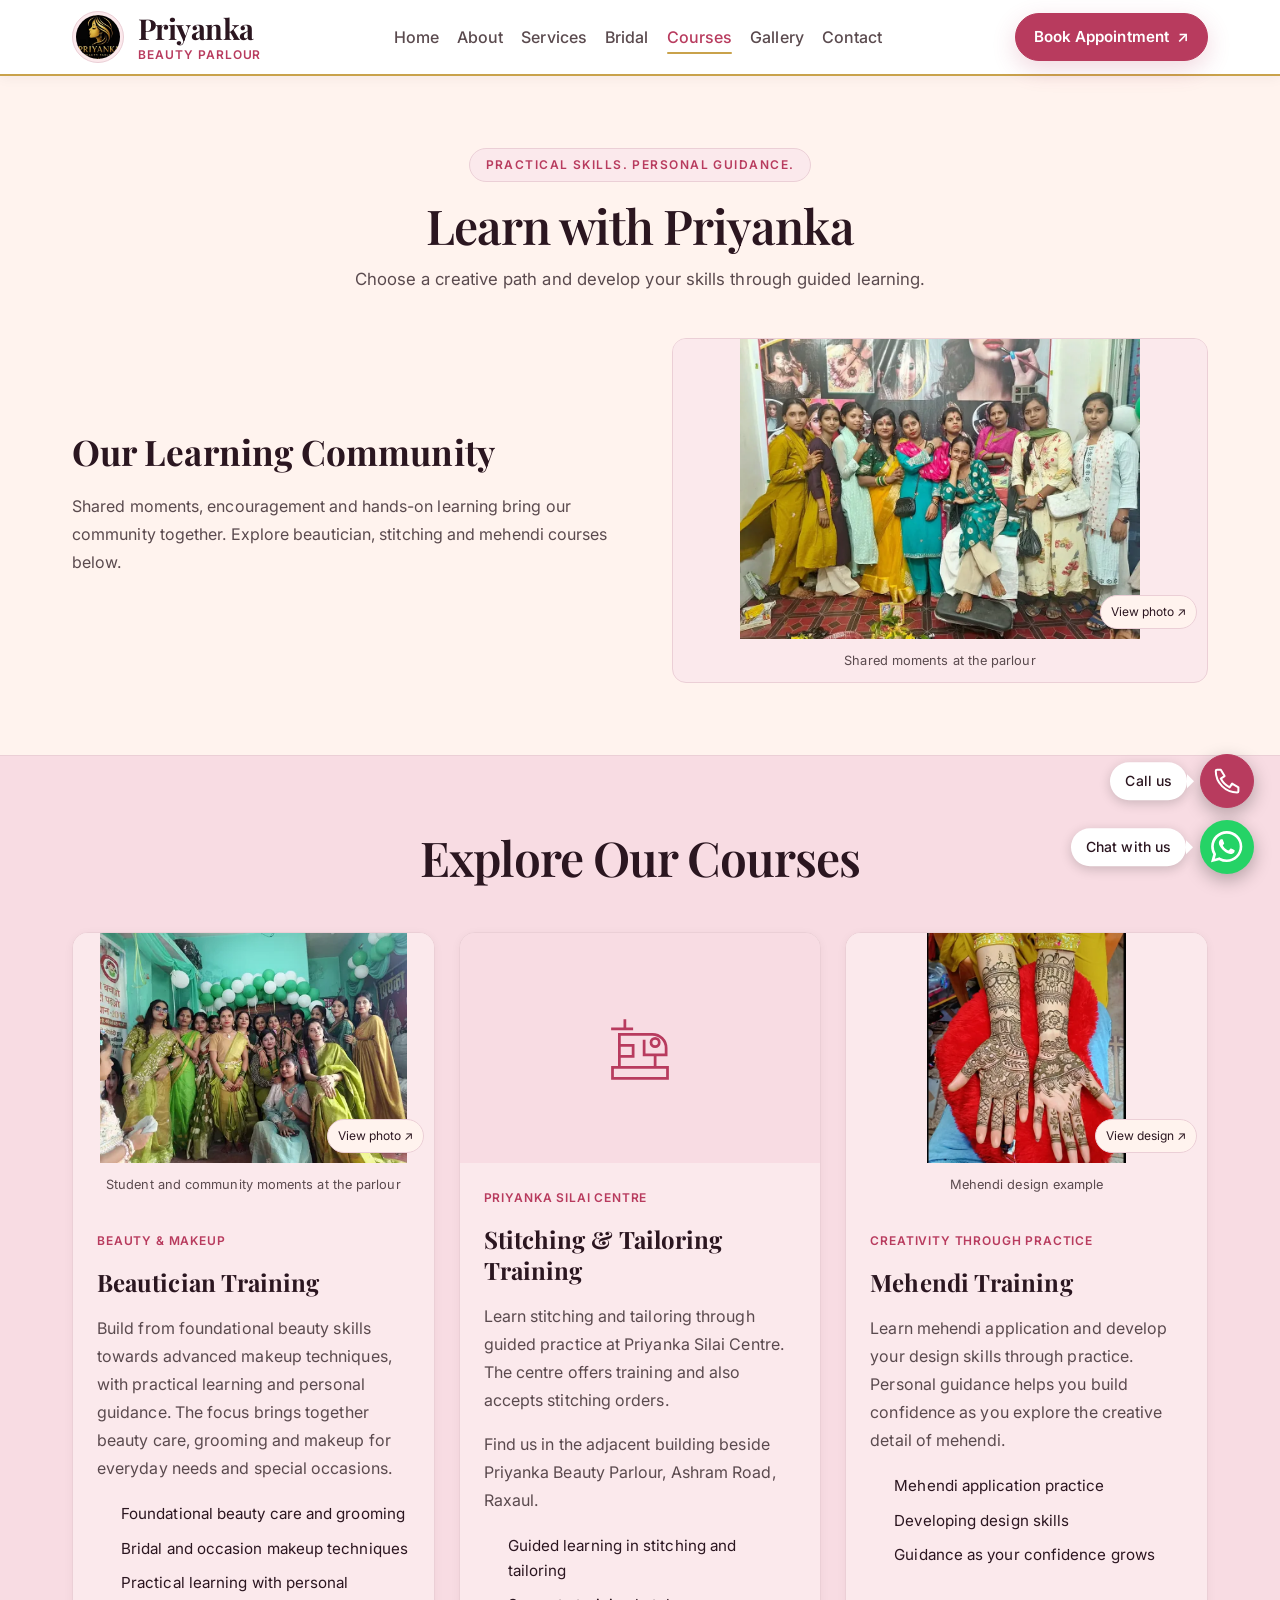
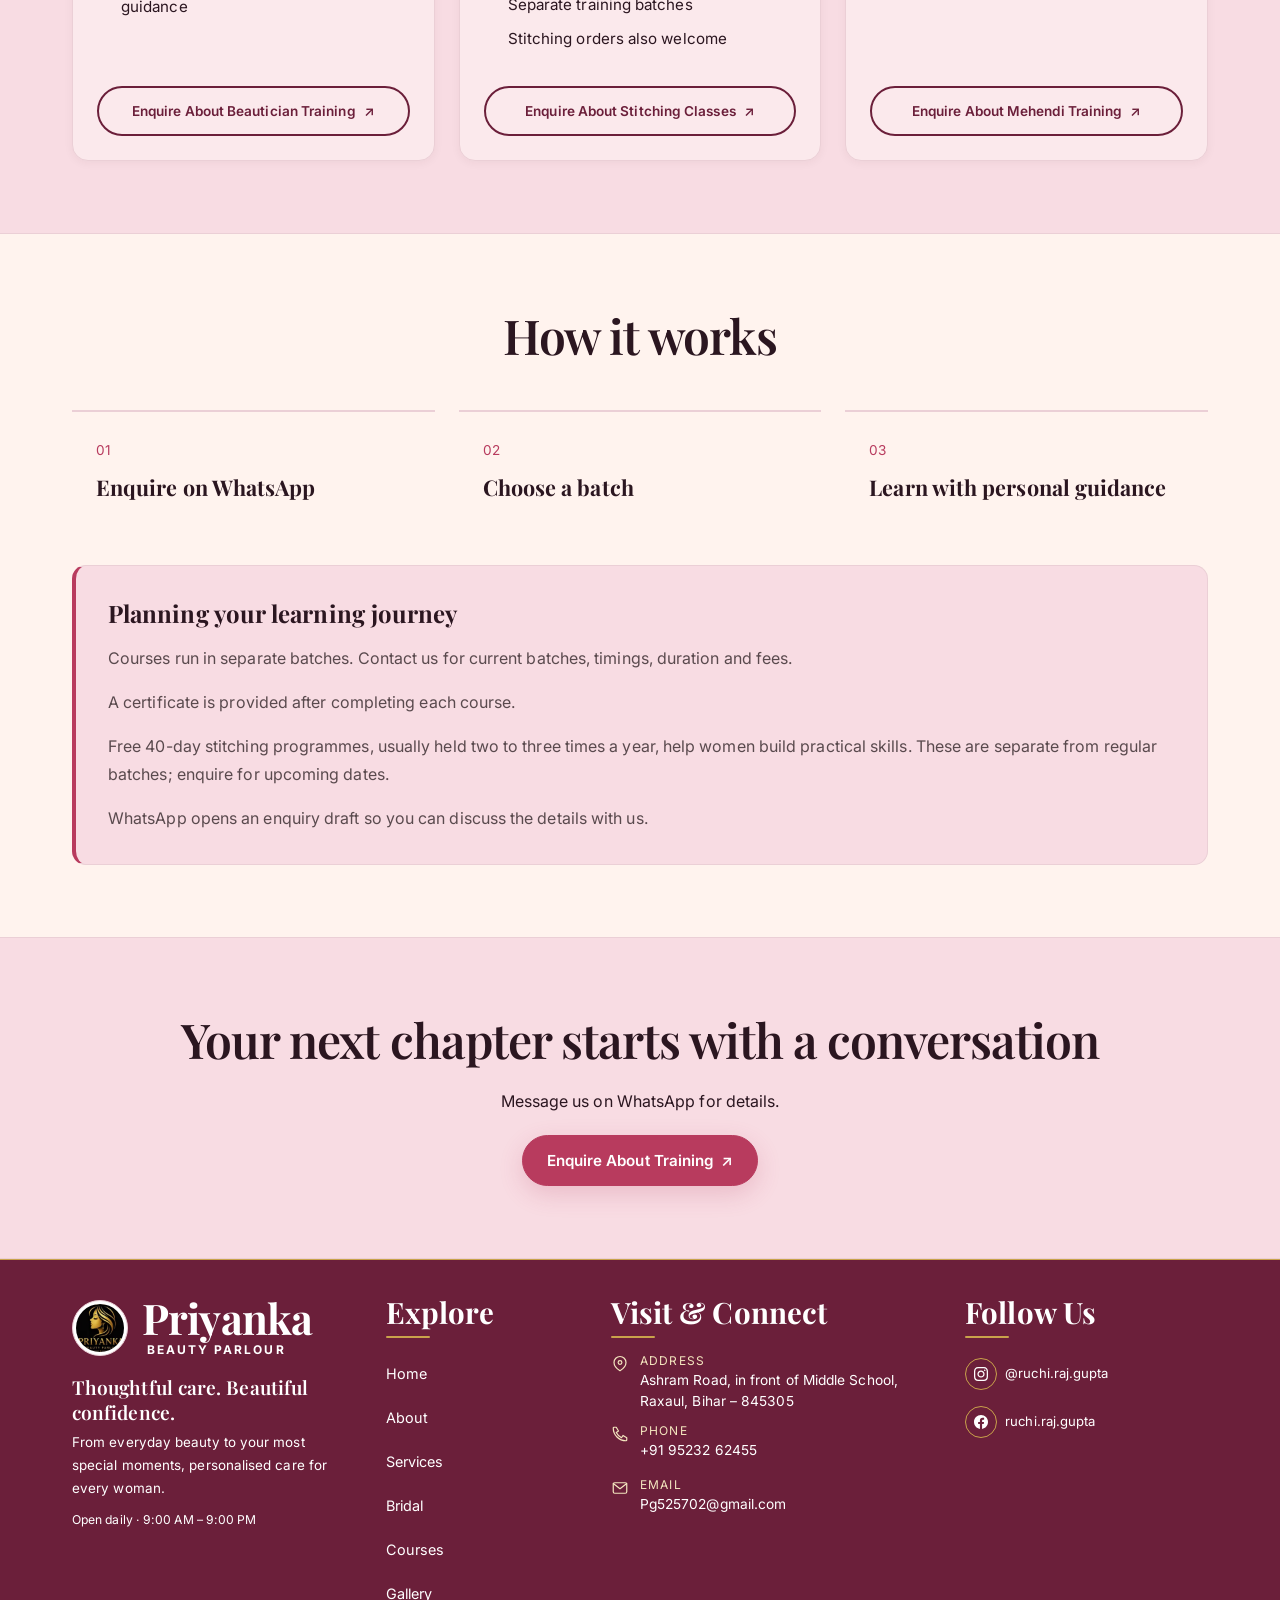
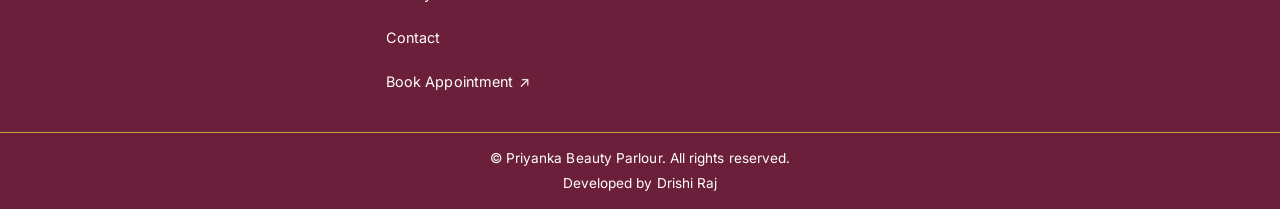
<file: courses.html>
<!DOCTYPE html>
<html lang="en">
<head>
  <meta charset="UTF-8">
  <meta name="viewport" content="width=device-width, initial-scale=1.0">
  <title>Courses | Learn with Priyanka, Raxaul</title>
  <meta name="description" content="Explore beautician, stitching and mehendi training with Priyanka on Ashram Road, Raxaul. Enquire on WhatsApp about courses, separate batches and guidance.">
  <link rel="icon" type="image/webp" href="images/optimized/logo-144w.webp">
  
  <!-- Ivory & Rose Theme Typography: Playfair Display headings & Inter body text -->
  <link rel="preconnect" href="https://fonts.googleapis.com">
  <link rel="preconnect" href="https://fonts.gstatic.com" crossorigin>
  <link href="https://fonts.googleapis.com/css2?family=Inter:wght@400;500;600;700&family=Playfair+Display:ital,wght@0,400;0,500;0,600;0,700;1,400;1,500&display=swap" rel="stylesheet">
  
  <link rel="stylesheet" href="css/tokens.css">
  <link rel="stylesheet" href="css/base.css">
  <link rel="stylesheet" href="css/layout.css">
  <link rel="stylesheet" href="css/components.css">
  <link rel="stylesheet" href="css/courses.css">
  <link rel="canonical" href="https://priyanka-beauty-parlour.vercel.app/courses.html">
  <meta property="og:title" content="Courses | Learn with Priyanka, Raxaul">
  <meta property="og:description" content="Explore beautician, stitching and mehendi training with Priyanka on Ashram Road, Raxaul. Enquire on WhatsApp about courses, separate batches and guidance.">
  <meta property="og:type" content="website">
  <meta property="og:url" content="https://priyanka-beauty-parlour.vercel.app/courses.html">
  <meta property="og:image" content="https://priyanka-beauty-parlour.vercel.app/images/social-preview.jpg">
  <meta property="og:image:alt" content="Bridal makeup being applied at a salon">
  <meta name="twitter:card" content="summary_large_image">
  <meta name="twitter:title" content="Courses | Learn with Priyanka, Raxaul">
  <meta name="twitter:description" content="Explore beautician, stitching and mehendi training with Priyanka on Ashram Road, Raxaul. Enquire on WhatsApp about courses, separate batches and guidance.">
  <meta name="twitter:image" content="https://priyanka-beauty-parlour.vercel.app/images/social-preview.jpg">
  <meta name="theme-color" content="#FFF8F3">
  <link rel="apple-touch-icon" sizes="180x180" href="images/apple-touch-icon.png">
  <link rel="preload" as="image" href="images/optimized/about/learning-community-960w.webp" imagesrcset="images/optimized/about/learning-community-480w.webp 480w, images/optimized/about/learning-community-960w.webp 960w, images/optimized/about/learning-community-full.webp 1280w" imagesizes="(max-width: 767px) calc(100vw - 32px), (max-width: 1200px) 46vw, 560px" fetchpriority="high">
</head>
<body class="courses-page">
  <a class="skip-link" href="#main-content">Skip to content</a>
  <div class="scroll-progress" aria-hidden="true"></div>
  <header class="main-header" id="navbar">
    <div class="container nav-container">
      <a href="index.html" class="brand-logo" title="Priyanka Beauty Parlour">
        <div class="logo-ring"><img src="images/optimized/logo-144w.webp" alt="" class="brand-logo-img" width="144" height="144"></div>
        <div class="brand-text-block"><span class="brand-name-gold">Priyanka</span><span class="brand-tag-royal">BEAUTY PARLOUR</span></div>
      </a>
      <nav class="nav-menu" id="navMenu" aria-label="Main Navigation">
        <div class="mobile-only nav-drawer-header">
          <div class="nav-drawer-brand"><span class="nav-drawer-name">Priyanka</span><span class="nav-drawer-tag">BEAUTY PARLOUR</span></div>
          <button type="button" class="nav-close-btn" id="navCloseBtn" aria-label="Close Navigation">&times;</button>
        </div>
        <a href="index.html" class="nav-link">Home</a>
        <a href="about.html" class="nav-link">About</a>
        <a href="services.html" class="nav-link">Services</a>
        <a href="bridal.html" class="nav-link">Bridal</a>
        <a href="courses.html" class="nav-link" aria-current="page">Courses</a>
        <a href="gallery.html" class="nav-link">Gallery</a>
        <a href="contact.html" class="nav-link">Contact</a>
        <a href="index.html#booking" class="btn header-book nav-mobile-book">Book Appointment</a>
      </nav>
      <a href="index.html#booking" class="btn header-book header-book-desktop">Book Appointment <span aria-hidden="true">&#8599;</span></a>
      <button type="button" class="hamburger-btn" id="hamburgerBtn" aria-label="Open Navigation" aria-expanded="false" aria-controls="navMenu"><span></span><span></span><span></span></button>
    </div>
  </header>
  <div class="nav-backdrop" id="navBackdrop" aria-hidden="true"></div>
  <main id="main-content" tabindex="-1">
  <section class="courses-section" aria-labelledby="coursesTitle"><div class="container">
    <div class="section-header text-center"><span class="section-badge">Practical skills. Personal guidance.</span><h1 class="section-title" id="coursesTitle">Learn with Priyanka</h1><p class="section-subtitle">Choose a creative path and develop your skills through guided learning.</p></div>
    <div class="courses-layout courses-intro"><div class="course-copy"><h2>Our Learning Community</h2><p>Shared moments, encouragement and hands-on learning bring our community together. Explore beautician, stitching and mehendi courses below.</p></div><figure class="course-photo" style="--photo-ratio: 1.333333"><button type="button" class="course-photo-button photo-trigger" data-photo data-gallery="about-learning" data-full="images/optimized/about/learning-community-full.webp" data-title="Shared moments at the parlour" aria-label="Enlarge photo: Shared moments at the parlour"><img src="images/optimized/about/learning-community-960w.webp" alt="Women gathered at the parlour for a community occasion" width="960" height="720" loading="eager" decoding="async" srcset="images/optimized/about/learning-community-480w.webp 480w, images/optimized/about/learning-community-960w.webp 960w, images/optimized/about/learning-community-full.webp 1280w" sizes="(max-width: 767px) calc(100vw - 32px), (max-width: 1200px) 46vw, 560px" fetchpriority="high"><span class="course-photo-hint" aria-hidden="true">View photo &#8599;</span></button><figcaption>Shared moments at the parlour</figcaption></figure></div>
  </div></section>
  <section class="courses-section courses-section--soft" aria-labelledby="trainingTitle"><div class="container">
    <div class="section-header text-center"><h2 class="section-title" id="trainingTitle">Explore Our Courses</h2></div>
    <div class="course-grid"><article class="course-card" aria-labelledby="beauticianTitle">
<figure class="course-photo" style="--photo-ratio: 1.333333"><button type="button" class="course-photo-button photo-trigger" data-photo data-gallery="about-beautician-community" data-full="images/optimized/about/community-celebration-full.webp" data-title="Student and community moments at the parlour" aria-label="Enlarge photo: Student and community moments at the parlour"><img src="images/optimized/about/community-celebration-960w.webp" alt="Women gathered at the parlour during a community celebration" width="960" height="720" loading="lazy" decoding="async" srcset="images/optimized/about/community-celebration-480w.webp 480w, images/optimized/about/community-celebration-960w.webp 960w, images/optimized/about/community-celebration-full.webp 1600w" sizes="(max-width: 600px) calc(100vw - 32px), (max-width: 992px) 620px, 363px"><span class="course-photo-hint" aria-hidden="true">View photo &#8599;</span></button><figcaption>Student and community moments at the parlour</figcaption></figure>
 <div class="course-copy"><p class="course-kicker">Beauty &amp; makeup</p><h3 id="beauticianTitle">Beautician Training</h3><p>Build from foundational beauty skills towards advanced makeup techniques, with practical learning and personal guidance. The focus brings together beauty care, grooming and makeup for everyday needs and special occasions.</p><ul class="course-highlights"><li>Foundational beauty care and grooming</li><li>Bridal and occasion makeup techniques</li><li>Practical learning with personal guidance</li></ul><a class="btn btn-gold-outline" href="https://wa.me/919523262455?text=Hello%20Priyanka%2C%20I%20would%20like%20to%20enquire%20about%20Beautician%20Training.%20Please%20share%20current%20batches%2C%20timings%2C%20duration%20and%20fees." target="_blank" rel="noopener noreferrer">Enquire About Beautician Training <span aria-hidden="true">&#8599;</span></a></div></article>
<article class="course-card" aria-labelledby="stitchingTitle">
 <div class="course-symbol" aria-hidden="true"><svg viewBox="0 0 64 64" fill="none" stroke="currentColor" stroke-width="2" aria-hidden="true"><path d="M12 46h40v8H12zM17 46V22h24a10 10 0 0 1 10 10v5H35V26M17 30h10v8H17M43 37v9M11 18h16M21 11v7"/><circle cx="43" cy="28" r="3"/></svg></div>
 <div class="course-copy"><p class="course-kicker">Priyanka Silai Centre</p><h3 id="stitchingTitle">Stitching &amp; Tailoring Training</h3><p>Learn stitching and tailoring through guided practice at Priyanka Silai Centre. The centre offers training and also accepts stitching orders.</p><p>Find us in the adjacent building beside Priyanka Beauty Parlour, Ashram Road, Raxaul.</p><ul class="course-highlights"><li>Guided learning in stitching and tailoring</li><li>Separate training batches</li><li>Stitching orders also welcome</li></ul><a class="btn btn-gold-outline" href="https://wa.me/919523262455?text=Hello%20Priyanka%2C%20I%20would%20like%20to%20enquire%20about%20Stitching%20Classes%20at%20Priyanka%20Silai%20Centre.%20Please%20share%20current%20batches%2C%20timings%2C%20duration%20and%20fees." target="_blank" rel="noopener noreferrer">Enquire About Stitching Classes <span aria-hidden="true">&#8599;</span></a></div></article>
<article class="course-card" aria-labelledby="mehendiTitle">
 <figure class="course-photo" style="--photo-ratio: 0.86747"><button type="button" class="course-photo-button photo-trigger" data-photo data-gallery="about-mehendi-example" data-full="images/optimized/mehendi-floral-vines-full.webp" data-title="Mehendi design example &mdash; not a classroom photograph" aria-label="Enlarge mehendi design example"><img src="images/optimized/mehendi-floral-vines-936w.webp" alt="Floral and leafy mehendi patterns on two hands, shown as a design example" width="936" height="1079" loading="lazy" decoding="async" srcset="images/optimized/mehendi-floral-vines-480w.webp 480w, images/optimized/mehendi-floral-vines-full.webp 936w" sizes="(max-width: 600px) calc(100vw - 32px), (max-width: 992px) 620px, 363px"><span class="course-photo-hint" aria-hidden="true">View design &#8599;</span></button><figcaption>Mehendi design example</figcaption></figure>
 <div class="course-copy"><p class="course-kicker">Creativity through practice</p><h3 id="mehendiTitle">Mehendi Training</h3><p>Learn mehendi application and develop your design skills through practice. Personal guidance helps you build confidence as you explore the creative detail of mehendi.</p><ul class="course-highlights"><li>Mehendi application practice</li><li>Developing design skills</li><li>Guidance as your confidence grows</li></ul><a class="btn btn-gold-outline" href="https://wa.me/919523262455?text=Hello%20Priyanka%2C%20I%20would%20like%20to%20enquire%20about%20Mehendi%20Training.%20Please%20share%20current%20batches%2C%20timings%2C%20duration%20and%20fees." target="_blank" rel="noopener noreferrer">Enquire About Mehendi Training <span aria-hidden="true">&#8599;</span></a></div></article></div>
  </div></section>
  <section class="courses-section" aria-labelledby="howTitle"><div class="container">
    <div class="section-header text-center"><h2 class="section-title" id="howTitle">How it works</h2></div>
    <ol class="course-steps"><li><span aria-hidden="true">01</span><h3>Enquire on WhatsApp</h3></li><li><span aria-hidden="true">02</span><h3>Choose a batch</h3></li><li><span aria-hidden="true">03</span><h3>Learn with personal guidance</h3></li></ol>
    <aside class="course-note" aria-labelledby="noteTitle"><h2 id="noteTitle">Planning your learning journey</h2><p>Courses run in separate batches. Contact us for current batches, timings, duration and fees.</p><p>A certificate is provided after completing each course.</p><p>Free 40-day stitching programmes, usually held two to three times a year, help women build practical skills. These are separate from regular batches; enquire for upcoming dates.</p><p>WhatsApp opens an enquiry draft so you can discuss the details with us.</p></aside>
  </div></section>
  <section class="courses-section courses-section--soft" aria-labelledby="nextTitle"><div class="container courses-closing"><h2 class="section-title" id="nextTitle">Your next chapter starts with a conversation</h2><p>Message us on WhatsApp for details.</p><a class="btn btn-royal-gold" href="https://wa.me/919523262455?text=Hello%20Priyanka%2C%20I%20would%20like%20to%20enquire%20about%20your%20training%20courses%20and%20current%20batches." target="_blank" rel="noopener noreferrer">Enquire About Training <span aria-hidden="true">&#8599;</span></a></div></section>
</main>
<dialog class="lightbox-modal" id="lightboxModal" aria-labelledby="lightboxCaption">
    <div class="lightbox-toolbar">
      <span class="lightbox-counter" id="lightboxCounter" aria-live="polite"></span>
      <div class="lightbox-actions">
        <button type="button" id="lightboxZoom" class="viewer-control" aria-label="Zoom in" aria-pressed="false">Zoom +</button>
        <button type="button" id="lightboxClose" class="viewer-control lightbox-close" aria-label="Close photo viewer">&times;</button>
      </div>
    </div>
    <div class="lightbox-stage" id="lightboxStage">
      <img class="lightbox-img" id="lightboxImg" alt="" width="1" height="1">
    </div>
    <p class="lightbox-caption" id="lightboxCaption" aria-live="polite">Photo preview</p>
    <div class="lightbox-navigation">
      <button type="button" id="lightboxPrev" class="viewer-control" aria-label="Previous photo">&#8592; Previous</button>
      <span class="viewer-help">Use arrows to browse · Esc to close</span>
      <button type="button" id="lightboxNext" class="viewer-control" aria-label="Next photo">Next &#8594;</button>
    </div>
  </dialog>
<footer class="main-footer">
  <!-- TODO: Replace social profile names/URLs only after the owner supplies verified business account links. -->
    <div class="container footer-container">
      <div class="footer-col brand-col">
        <a class="footer-brand-header" href="index.html#home" aria-label="Priyanka Beauty Parlour — home">
          <span class="footer-logo-ring">
            <img src="images/optimized/logo-144w.webp" alt="" class="footer-logo-img" width="144" height="144" loading="lazy">
          </span>
          <span class="footer-wordmark">
            <span class="footer-logo-name">Priyanka</span>
            <span class="footer-logo-sub">Beauty Parlour</span>
          </span>
        </a>
        <p class="footer-tagline">Thoughtful care. Beautiful confidence.</p>
        <p class="footer-desc">From everyday beauty to your most special moments, personalised care for every woman.</p>
        <p class="footer-hours">Open daily · 9:00 AM – 9:00 PM</p>
      </div>

      <nav class="footer-col links-col" aria-label="Footer navigation">
        <h2 class="footer-title">Explore</h2>
        <ul class="footer-nav-list">
          <li><a href="index.html">Home</a></li>
          <li><a href="about.html">About</a></li>
          <li><a href="services.html">Services</a></li>
          <li><a href="bridal.html">Bridal</a></li>
          <li><a href="courses.html">Courses</a></li>
          <li><a href="gallery.html">Gallery</a></li>
          <li><a href="contact.html">Contact</a></li>
          <li><a href="index.html#booking">Book Appointment <span aria-hidden="true">↗</span></a></li>
        </ul>
      </nav>

      <div class="footer-col contact-col">
        <h2 class="footer-title">Visit &amp; Connect</h2>
        <address class="footer-contact-list">
          <a class="footer-contact-item" href="contact.html#location">
            <svg aria-hidden="true" focusable="false" viewBox="0 0 24 24" fill="none" stroke="currentColor" stroke-width="1.6" stroke-linecap="round" stroke-linejoin="round"><path d="M20 10c0 6-8 11-8 11S4 16 4 10a8 8 0 1 1 16 0Z"/><circle cx="12" cy="10" r="2.5"/></svg>
            <span><span class="footer-contact-label">Address</span>Ashram Road, in front of Middle School,<br>Raxaul, Bihar – 845305</span>
          </a>
          <a class="footer-contact-item" href="tel:+919523262455">
            <svg aria-hidden="true" focusable="false" viewBox="0 0 24 24" fill="none" stroke="currentColor" stroke-width="1.6" stroke-linecap="round" stroke-linejoin="round"><path d="m7 3 3 5-3 2a16 16 0 0 0 7 7l2-3 5 3v3a1 1 0 0 1-1 1C10.6 21 3 13.4 3 4a1 1 0 0 1 1-1Z"/></svg><span><span class="footer-contact-label">Phone</span>+91 95232 62455</span>
          </a>
          <a class="footer-contact-item" href="mailto:Pg525702@gmail.com">
            <svg aria-hidden="true" focusable="false" viewBox="0 0 24 24" fill="none" stroke="currentColor" stroke-width="1.6" stroke-linecap="round" stroke-linejoin="round"><rect x="3" y="5" width="18" height="14" rx="2"/><path d="m3 6 9 7 9-7"/></svg><span><span class="footer-contact-label">Email</span>Pg525702@gmail.com</span>
          </a>
        </address>
        
      </div>
    <div class="footer-col footer-follow">
          <h3 class="footer-follow-title">Follow Us</h3>
          <div class="footer-social-links">
            <a href="https://www.instagram.com/ruchi.raj.gupta/" target="_blank" rel="noopener noreferrer" class="footer-social-item" aria-label="Instagram: @ruchi.raj.gupta (opens in a new tab)">
              <span class="footer-social-icon"><svg aria-hidden="true" focusable="false" class="social-svg ig-icon" viewBox="0 0 24 24" width="16" height="16" fill="currentColor">
              <path d="M12 2.163c3.204 0 3.584.012 4.85.07 3.252.148 4.771 1.691 4.919 4.919.058 1.265.069 1.645.069 4.849 0 3.205-.012 3.584-.069 4.849-.149 3.225-1.664 4.771-4.919 4.919-1.266.058-1.644.07-4.85.07-3.204 0-3.584-.012-4.849-.07-3.26-.149-4.771-1.699-4.919-4.92-.058-1.265-.07-1.644-.07-4.849 0-3.204.013-3.583.07-4.849.149-3.227 1.664-4.771 4.919-4.919 1.266-.057 1.645-.069 4.849-.069zm0-2.163c-3.259 0-3.667.014-4.947.072-4.358.2-6.78 2.618-6.98 6.98-.059 1.281-.073 1.689-.073 4.948 0 3.259.014 3.668.072 4.948.2 4.358 2.618 6.78 6.98 6.98 1.281.058 1.689.072 4.948.072 3.259 0 3.668-.014 4.948-.072 4.354-.2 6.782-2.618 6.979-6.98.059-1.28.073-1.689.073-4.948 0-3.259-.014-3.667-.072-4.947-.196-4.354-2.617-6.78-6.979-6.98-1.281-.059-1.69-.073-4.949-.073zm0 5.838c-3.403 0-6.162 2.759-6.162 6.162s2.759 6.163 6.162 6.163 6.162-2.759 6.162-6.163c0-3.403-2.759-6.162-6.162-6.162zm0 10.162c-2.209 0-4-1.79-4-4 0-2.209 1.791-4 4-4s4 1.791 4 4c0 2.21-1.791 4-4 4zm6.406-11.845c-.796 0-1.441.645-1.441 1.44s.645 1.44 1.441 1.44c.795 0 1.439-.645 1.439-1.44s-.644-1.44-1.439-1.44z"/>
            </svg></span><span>@ruchi.raj.gupta</span>
            </a>
            <a href="https://www.facebook.com/ishikaraj.gupta.31" target="_blank" rel="noopener noreferrer" class="footer-social-item" aria-label="Facebook: ruchi.raj.gupta (opens in a new tab)">
              <span class="footer-social-icon"><svg aria-hidden="true" focusable="false" class="social-svg fb-icon" viewBox="0 0 24 24" width="16" height="16" fill="currentColor">
              <path d="M24 12.073c0-6.627-5.373-12-12-12s-12 5.373-12 12c0 5.99 4.388 10.954 10.125 11.854v-8.385H7.078v-3.47h3.047V9.43c0-3.007 1.792-4.669 4.533-4.669 1.312 0 2.686.235 2.686.235v2.953H15.83c-1.491 0-1.956.925-1.956 1.874v2.25h3.328l-.532 3.47h-2.796v8.385C19.612 23.027 24 18.062 24 12.073z"/>
            </svg></span><span>ruchi.raj.gupta</span>
            </a>
          </div>
        </div>
    </div>
    <div class="footer-bottom">
      <div class="container footer-bottom-inner">
        <p>© Priyanka Beauty Parlour. All rights reserved.</p>
        <p>Developed by Drishi Raj</p>
      </div>
    </div>
  </footer>
  <!-- Floating Mobile Action Buttons -->
  <div class="floating-buttons">
    <a href="tel:+919523262455" class="floating-btn call-btn" aria-label="Call Now">
      <svg class="wa-icon" width="24" height="24" viewBox="0 0 24 24" fill="none" stroke="currentColor" stroke-width="1.6" stroke-linecap="round" stroke-linejoin="round" aria-hidden="true" focusable="false"><path d="m7 3 3 5-3 2a16 16 0 0 0 7 7l2-3 5 3v3a1 1 0 0 1-1 1C10.6 21 3 13.4 3 4a1 1 0 0 1 1-1Z"/></svg>
    <span class="wa-tooltip" aria-hidden="true">Call us</span>
      </a>
    <a href="https://wa.me/919523262455?text=Hello%2C%20I%20would%20like%20to%20enquire%20about%20your%20beauty%20parlour%20services." target="_blank" class="floating-btn wa-btn" rel="noopener noreferrer" aria-label="Chat with us on WhatsApp">
      <svg class="wa-icon" xmlns="http://www.w3.org/2000/svg" viewBox="0 0 24 24" aria-hidden="true" focusable="false">
        <path fill="currentColor" d="M20.52 3.48A11.87 11.87 0 0 0 12.04 0C5.46 0 .1 5.35.1 11.94c0 2.1.55 4.16 1.6 5.97L0 24l6.25-1.64a11.95 11.95 0 0 0 5.78 1.47h.01c6.58 0 11.94-5.35 11.95-11.94a11.86 11.86 0 0 0-3.47-8.41ZM12.04 21.8a9.9 9.9 0 0 1-5.05-1.38l-.36-.21-3.71.97.99-3.62-.24-.37a9.86 9.86 0 0 1-1.52-5.25c0-5.47 4.45-9.92 9.93-9.92a9.85 9.85 0 0 1 7.01 2.91 9.85 9.85 0 0 1 2.9 7.02c0 5.47-4.45 9.92-9.95 9.92Zm5.45-7.43c-.3-.15-1.76-.87-2.03-.97-.27-.1-.47-.15-.67.15-.2.3-.77.97-.94 1.17-.17.2-.35.22-.64.07-.3-.15-1.26-.46-2.39-1.47-.88-.78-1.48-1.75-1.65-2.05-.17-.3-.02-.46.13-.61.13-.13.3-.35.45-.52.15-.17.2-.3.3-.5.1-.2.05-.37-.03-.52-.07-.15-.67-1.61-.91-2.21-.24-.58-.49-.5-.67-.51h-.57c-.2 0-.52.07-.79.37-.27.3-1.04 1.02-1.04 2.48s1.07 2.87 1.21 3.07c.15.2 2.1 3.2 5.08 4.49.71.31 1.27.49 1.7.63.71.23 1.36.2 1.87.12.57-.09 1.76-.72 2.01-1.41.25-.69.25-1.29.17-1.41-.07-.12-.27-.2-.57-.35Z"/>
      </svg>
      <span class="wa-tooltip" aria-hidden="true">Chat with us</span>
    </a>
  </div>

  <button type="button" class="back-to-top" id="backToTop" aria-label="Back to top" hidden>&#8593;</button>
  <script src="js/nav.js" defer></script>
  <script src="js/lightbox.js" defer></script>
  <script src="js/motion.js" defer></script>
  <script src="js/contact-hints.js" defer></script>
</body>
</html>
</file>
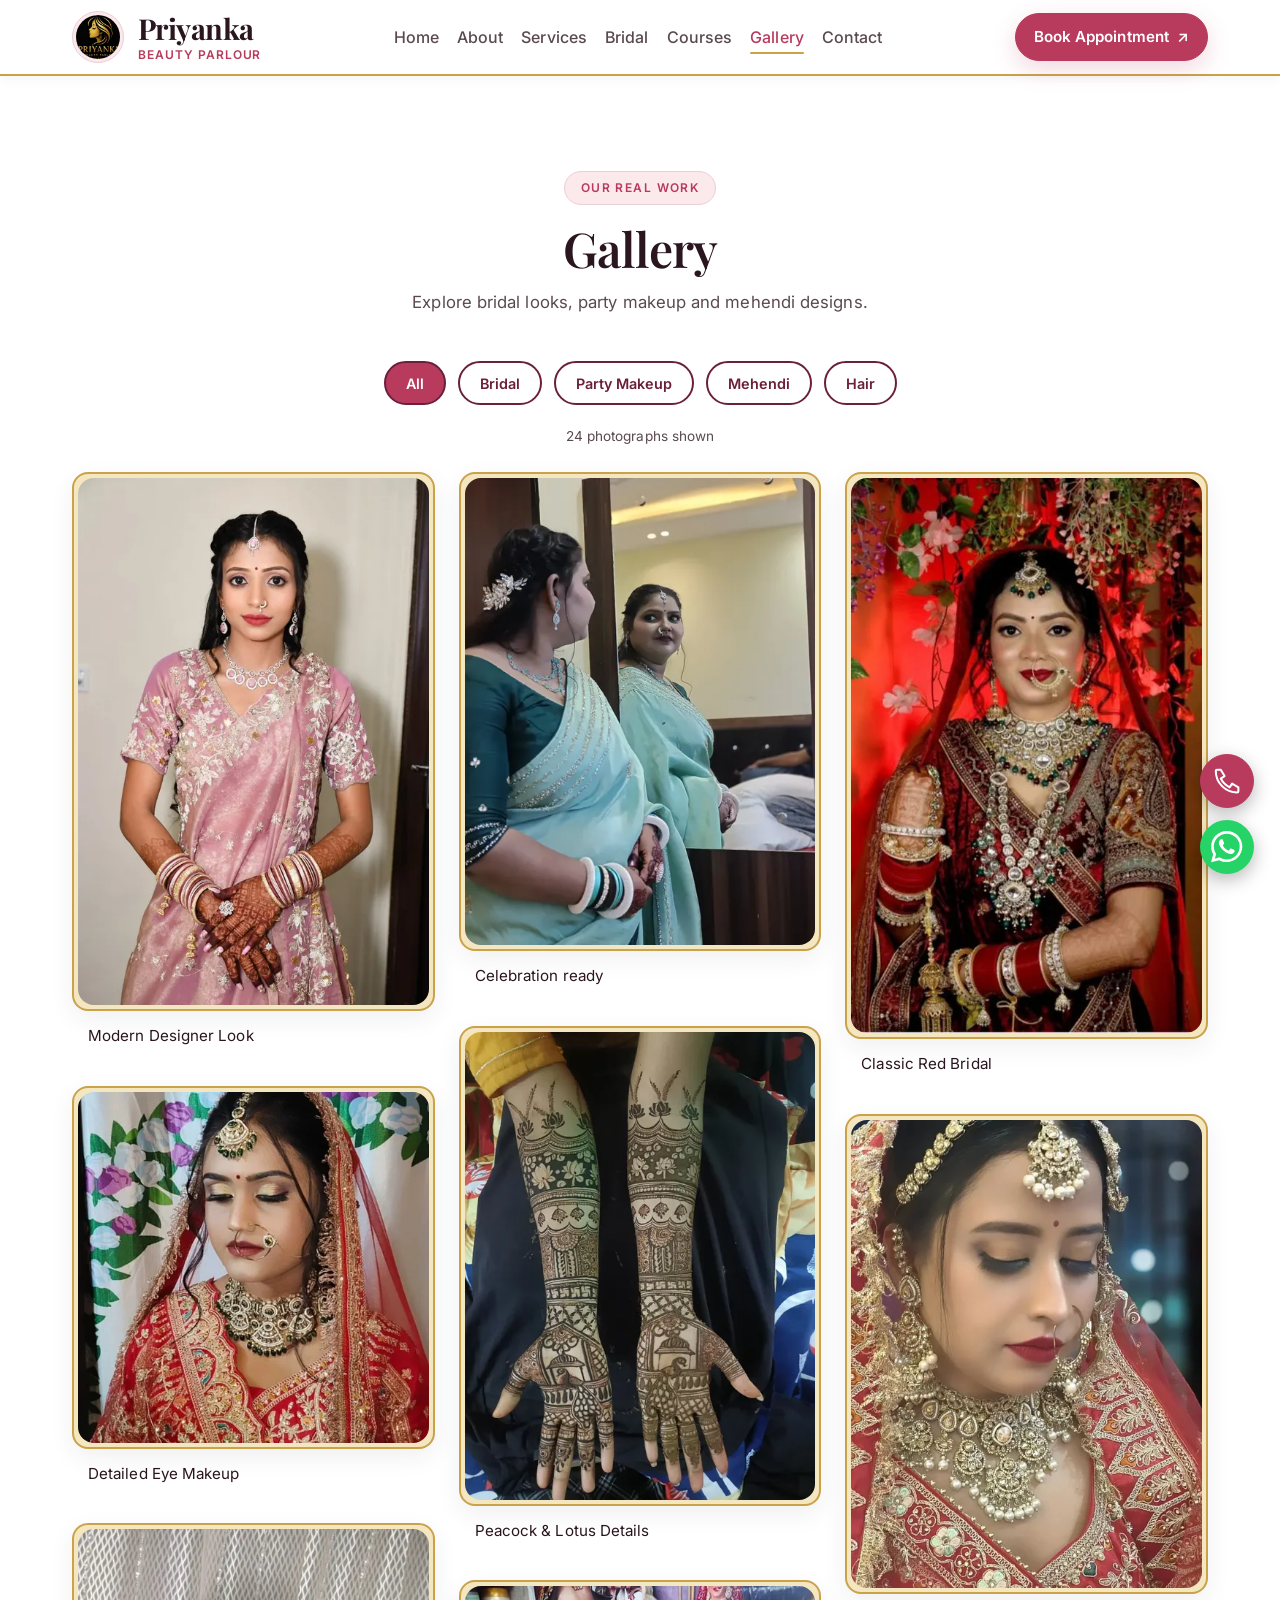
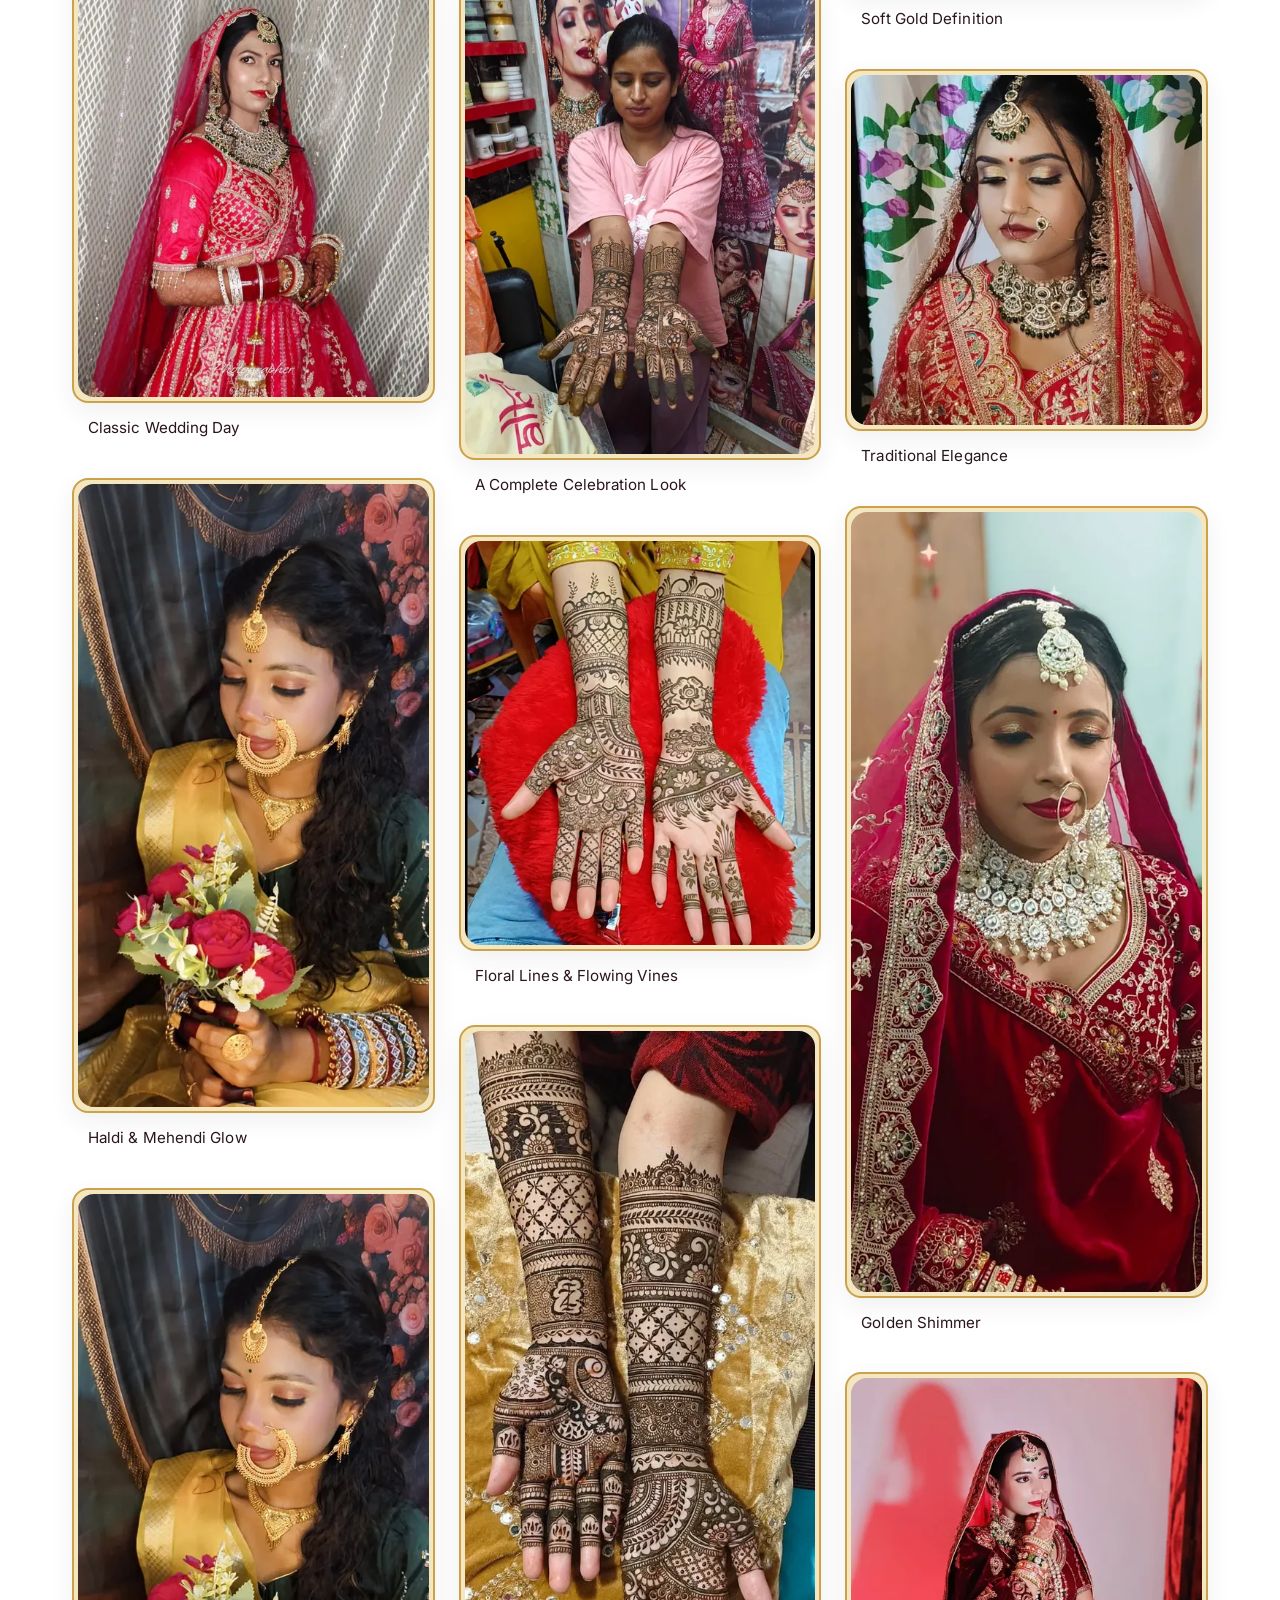
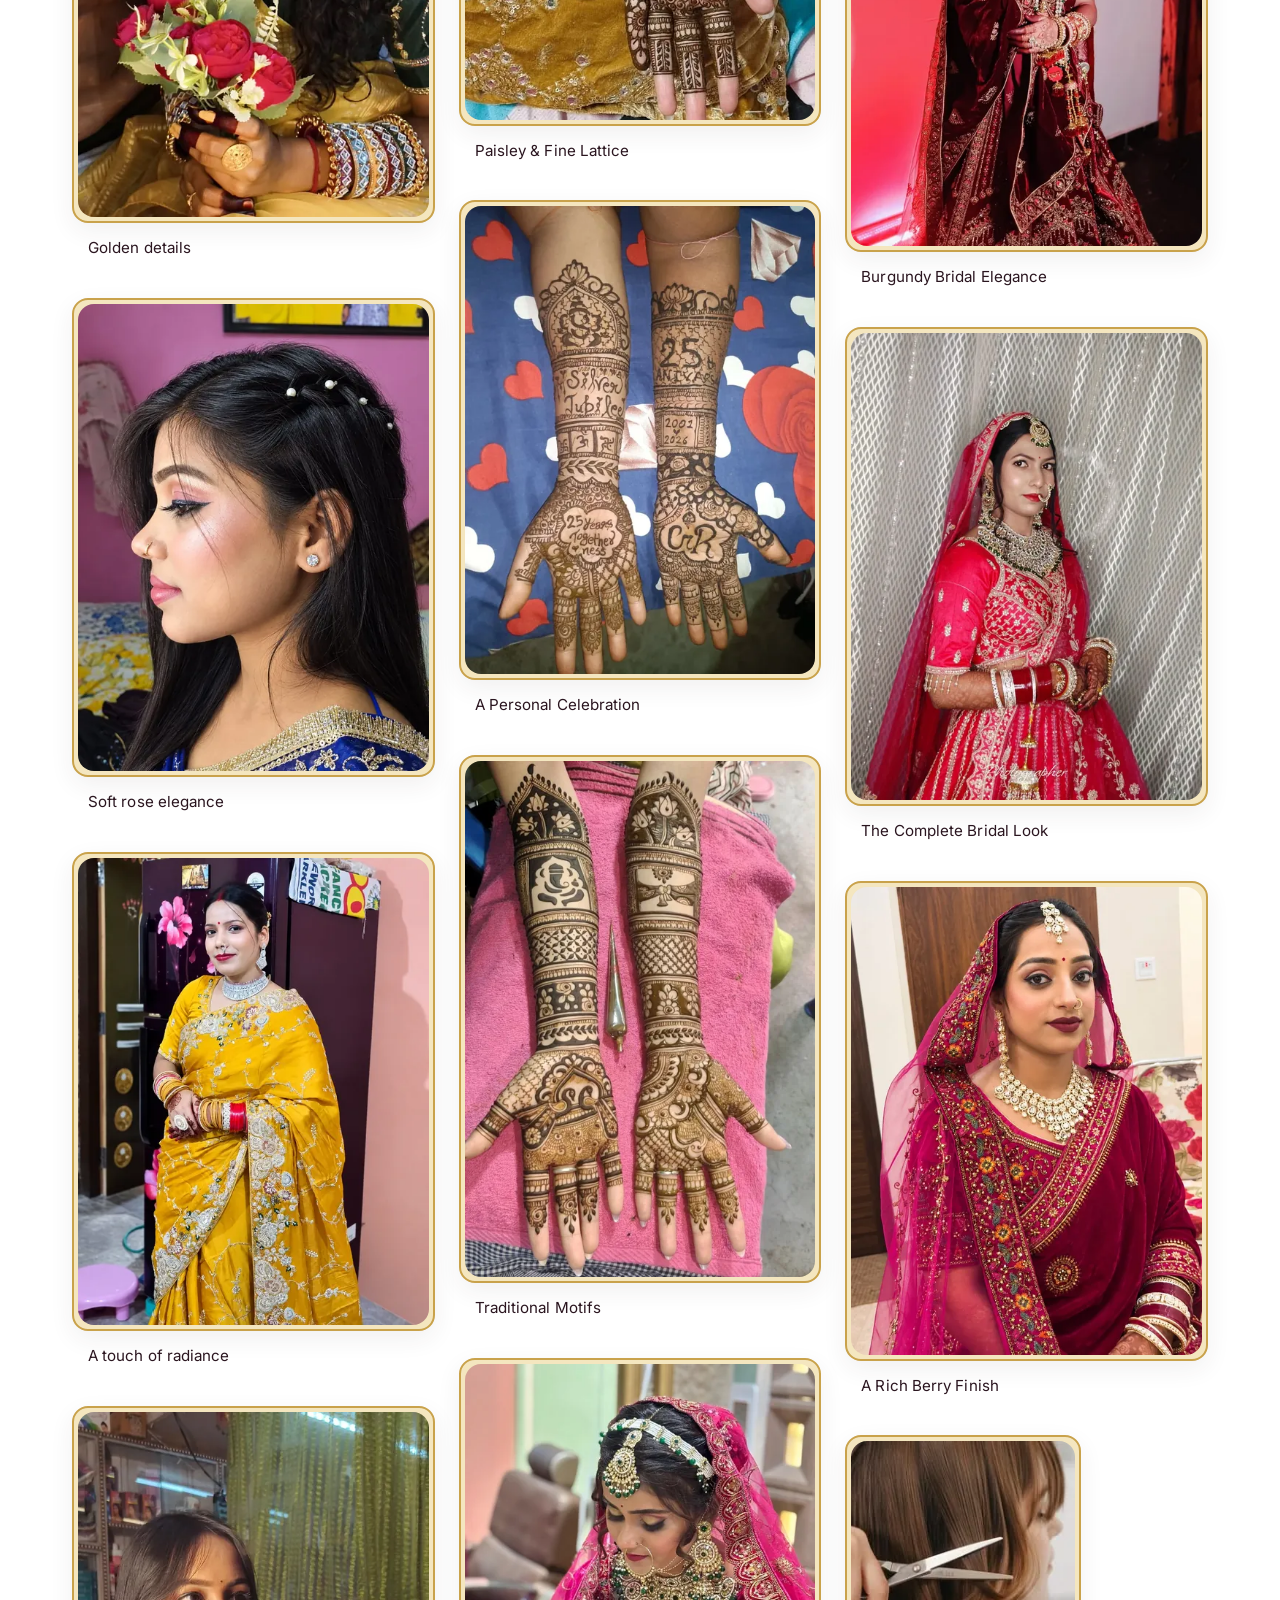
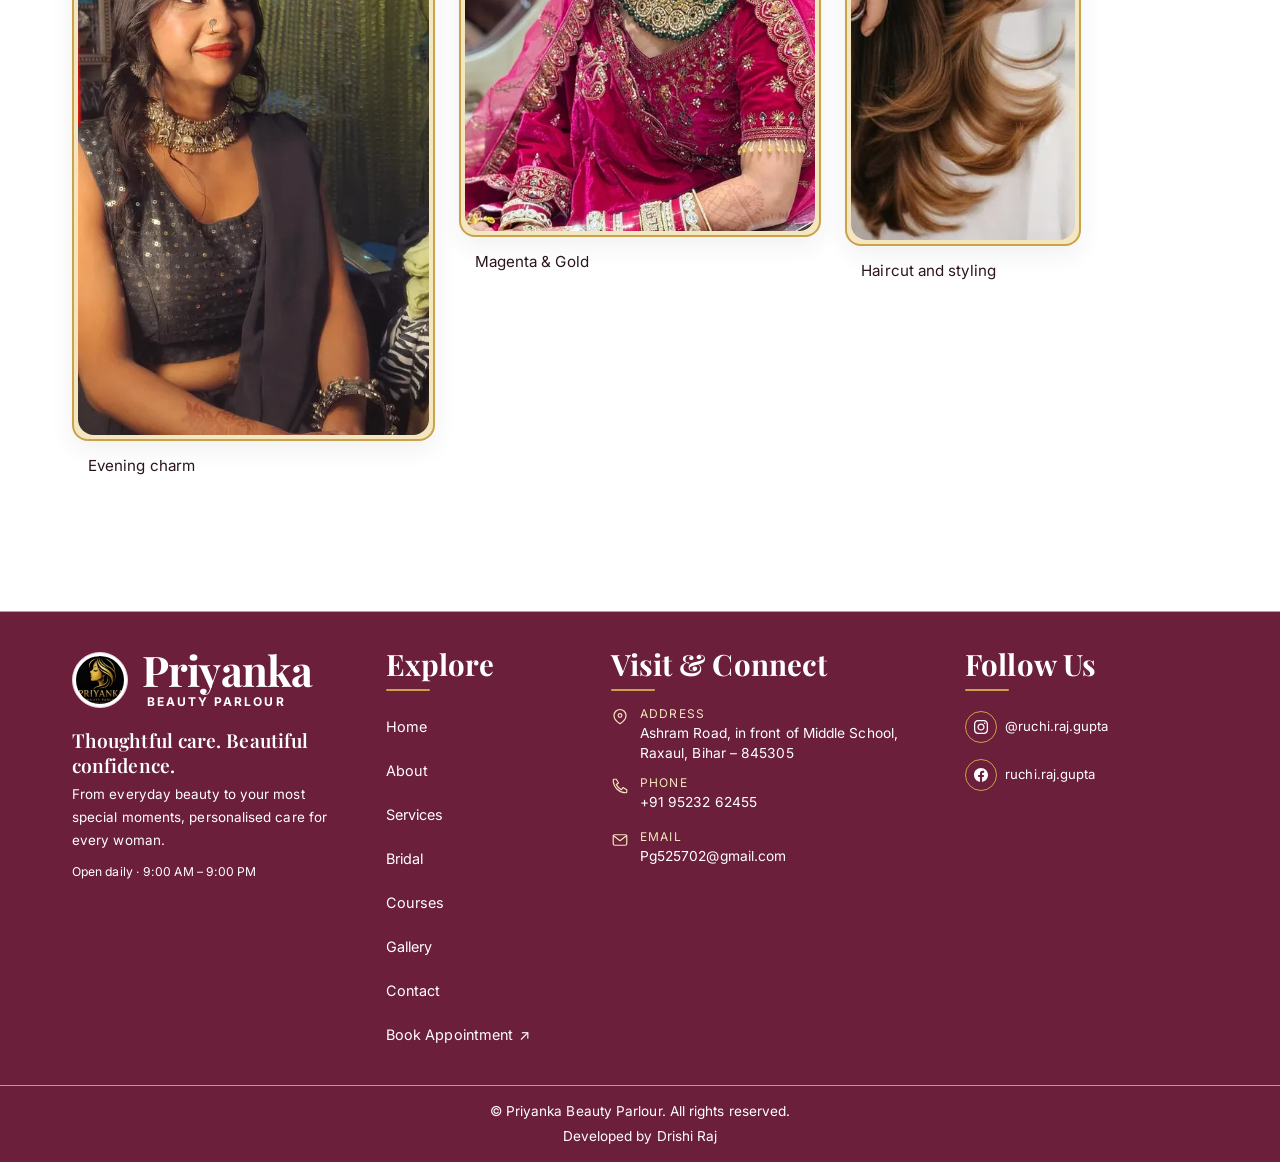
<file: gallery.html>
<!DOCTYPE html>
<html lang="en">
<head>
  <meta charset="UTF-8">
  <meta name="viewport" content="width=device-width, initial-scale=1.0">
  <title>Gallery | Priyanka Beauty Parlour, Raxaul</title>
  <meta name="description" content="Browse bridal and occasion makeup photographs from Priyanka Beauty Parlour on Ashram Road, Raxaul. Explore the gallery for inspiration for your next look.">
  <link rel="icon" type="image/webp" href="images/optimized/logo-144w.webp">
  
  <!-- Ivory & Rose Theme Typography: Playfair Display headings & Inter body text -->
  <link rel="preconnect" href="https://fonts.googleapis.com">
  <link rel="preconnect" href="https://fonts.gstatic.com" crossorigin>
  <link href="https://fonts.googleapis.com/css2?family=Inter:wght@400;500;600;700&family=Playfair+Display:ital,wght@0,400;0,500;0,600;0,700;1,400;1,500&display=swap" rel="stylesheet">
  
  <link rel="stylesheet" href="css/tokens.css">
  <link rel="stylesheet" href="css/base.css">
  <link rel="stylesheet" href="css/layout.css">
  <link rel="stylesheet" href="css/components.css">
  <link rel="stylesheet" href="css/gallery.css">
  <link rel="canonical" href="https://priyanka-beauty-parlour.vercel.app/gallery.html">
  <meta property="og:title" content="Gallery | Priyanka Beauty Parlour, Raxaul">
  <meta property="og:description" content="Browse bridal and occasion makeup photographs from Priyanka Beauty Parlour on Ashram Road, Raxaul. Explore the gallery for inspiration for your next look.">
  <meta property="og:type" content="website">
  <meta property="og:url" content="https://priyanka-beauty-parlour.vercel.app/gallery.html">
  <meta property="og:image" content="https://priyanka-beauty-parlour.vercel.app/images/social-preview.jpg">
  <meta property="og:image:alt" content="Bridal makeup being applied at a salon">
  <meta name="twitter:card" content="summary_large_image">
  <meta name="twitter:title" content="Gallery | Priyanka Beauty Parlour, Raxaul">
  <meta name="twitter:description" content="Browse bridal and occasion makeup photographs from Priyanka Beauty Parlour on Ashram Road, Raxaul. Explore the gallery for inspiration for your next look.">
  <meta name="twitter:image" content="https://priyanka-beauty-parlour.vercel.app/images/social-preview.jpg">
  <meta name="theme-color" content="#FFF8F3">
  <link rel="apple-touch-icon" sizes="180x180" href="images/apple-touch-icon.png">
</head>
<body class="gallery-page">
  <a class="skip-link" href="#main-content">Skip to content</a>
  <div class="scroll-progress" aria-hidden="true"></div>
  <header class="main-header" id="navbar">
    <div class="container nav-container">
      <a href="index.html" class="brand-logo" title="Priyanka Beauty Parlour">
        <div class="logo-ring"><img src="images/optimized/logo-144w.webp" alt="" class="brand-logo-img" width="144" height="144"></div>
        <div class="brand-text-block"><span class="brand-name-gold">Priyanka</span><span class="brand-tag-royal">BEAUTY PARLOUR</span></div>
      </a>
      <nav class="nav-menu" id="navMenu" aria-label="Main Navigation">
        <div class="mobile-only nav-drawer-header">
          <div class="nav-drawer-brand"><span class="nav-drawer-name">Priyanka</span><span class="nav-drawer-tag">BEAUTY PARLOUR</span></div>
          <button type="button" class="nav-close-btn" id="navCloseBtn" aria-label="Close Navigation">&times;</button>
        </div>
        <a href="index.html" class="nav-link">Home</a>
        <a href="about.html" class="nav-link">About</a>
        <a href="services.html" class="nav-link">Services</a>
        <a href="bridal.html" class="nav-link">Bridal</a>
        <a href="courses.html" class="nav-link">Courses</a>
        <a href="gallery.html" class="nav-link" aria-current="page">Gallery</a>
        <a href="contact.html" class="nav-link">Contact</a>
        <a href="index.html#booking" class="btn header-book nav-mobile-book">Book Appointment</a>
      </nav>
      <a href="index.html#booking" class="btn header-book header-book-desktop">Book Appointment <span aria-hidden="true">&#8599;</span></a>
      <button type="button" class="hamburger-btn" id="hamburgerBtn" aria-label="Open Navigation" aria-expanded="false" aria-controls="navMenu"><span></span><span></span><span></span></button>
    </div>
  </header>
  <div class="nav-backdrop" id="navBackdrop" aria-hidden="true"></div>
  <main id="main-content" tabindex="-1"><section class="gallery-section" id="gallery"><div class="container"><div class="section-header text-center"><span class="section-badge">Our Real Work</span><h1 class="section-title">Gallery</h1><p class="section-subtitle">Explore bridal looks, party makeup and mehendi designs.</p></div>
<div class="portfolio-filters" role="group" aria-label="Filter photographs" hidden><button type="button" class="btn btn-gold-outline" data-gallery-filter="all" aria-pressed="true" aria-controls="portfolioPhotos">All</button><button type="button" class="btn btn-gold-outline" data-gallery-filter="bridal" aria-pressed="false" aria-controls="portfolioPhotos">Bridal</button><button type="button" class="btn btn-gold-outline" data-gallery-filter="party" aria-pressed="false" aria-controls="portfolioPhotos">Party Makeup</button><button type="button" class="btn btn-gold-outline" data-gallery-filter="mehendi" aria-pressed="false" aria-controls="portfolioPhotos">Mehendi</button><button type="button" class="btn btn-gold-outline" data-gallery-filter="hair" aria-pressed="false">Hair</button></div><p class="portfolio-status" role="status" aria-live="polite" hidden></p><div class="portfolio-grid" id="portfolioPhotos" data-filter-gallery><figure class="portfolio-item" data-category="bridal"><button type="button" class="portfolio-photo photo-trigger morph-photo" data-photo data-gallery="portfolio" data-full="images/optimized/gallery-2-full.webp" data-title="Modern Designer Look" aria-label="View photo: Modern Designer Look"><img src="images/optimized/gallery-2-681w.webp" alt="Pastel Mauve Bridal Style" width="681" height="1024" loading="lazy" decoding="async" srcset="images/optimized/gallery-2-480w.webp 480w, images/optimized/gallery-2-full.webp 681w" sizes="(max-width: 600px) calc(100vw - 32px), (max-width: 1100px) calc((100vw - 64px) / 2), 363px"><span class="course-photo-hint" aria-hidden="true">View photo &#8599;</span></button><figcaption>Modern Designer Look</figcaption></figure><figure class="portfolio-item" data-category="bridal"><button type="button" class="portfolio-photo photo-trigger morph-photo" data-photo data-gallery="portfolio" data-full="images/optimized/gallery-3-full.webp" data-title="Detailed Eye Makeup" aria-label="View photo: Detailed Eye Makeup"><img src="images/optimized/gallery-3-960w.webp" alt="Bridal Eye Makeup and Jewelry" width="960" height="960" loading="lazy" decoding="async" srcset="images/optimized/gallery-3-480w.webp 480w, images/optimized/gallery-3-960w.webp 960w, images/optimized/gallery-3-full.webp 1024w" sizes="(max-width: 600px) calc(100vw - 32px), (max-width: 1100px) calc((100vw - 64px) / 2), 363px"><span class="course-photo-hint" aria-hidden="true">View photo &#8599;</span></button><figcaption>Detailed Eye Makeup</figcaption></figure><figure class="portfolio-item" data-category="bridal"><button type="button" class="portfolio-photo photo-trigger morph-photo" data-photo data-gallery="portfolio" data-full="images/optimized/gallery-4-full.webp" data-title="Classic Wedding Day" aria-label="View photo: Classic Wedding Day"><img src="images/optimized/gallery-4-768w.webp" alt="Full Wedding Bride Outfit and Makeup" width="768" height="1024" loading="lazy" decoding="async" srcset="images/optimized/gallery-4-480w.webp 480w, images/optimized/gallery-4-full.webp 768w" sizes="(max-width: 600px) calc(100vw - 32px), (max-width: 1100px) calc((100vw - 64px) / 2), 363px"><span class="course-photo-hint" aria-hidden="true">View photo &#8599;</span></button><figcaption>Classic Wedding Day</figcaption></figure><figure class="portfolio-item" data-category="party"><button type="button" class="portfolio-photo photo-trigger morph-photo" data-photo data-gallery="portfolio" data-full="images/optimized/gallery-5-full.webp" data-title="Haldi &amp; Mehendi Glow" aria-label="View photo: Haldi &amp; Mehendi Glow"><img src="images/optimized/gallery-5-576w.webp" alt="Haldi / Mehendi Special Look" width="576" height="1024" loading="lazy" decoding="async" srcset="images/optimized/gallery-5-480w.webp 480w, images/optimized/gallery-5-full.webp 576w" sizes="(max-width: 600px) calc(100vw - 32px), (max-width: 1100px) calc((100vw - 64px) / 2), 363px"><span class="course-photo-hint" aria-hidden="true">View photo &#8599;</span></button><figcaption>Haldi &amp; Mehendi Glow</figcaption></figure><figure class="portfolio-item" data-category="party"><button type="button" class="portfolio-photo photo-trigger morph-photo" data-photo data-gallery="portfolio" data-full="images/optimized/party-makeup-gold-traditional-full.webp" data-title="Golden details" aria-label="View photo: Golden details"><img src="images/optimized/party-makeup-gold-traditional-720w.webp" alt="Traditional makeup with gold jewellery and soft curls" width="720" height="1280" loading="lazy" decoding="async" srcset="images/optimized/party-makeup-gold-traditional-480w.webp 480w, images/optimized/party-makeup-gold-traditional-full.webp 720w" sizes="(max-width: 600px) calc(100vw - 32px), (max-width: 1100px) calc((100vw - 64px) / 2), 363px"><span class="course-photo-hint" aria-hidden="true">View photo &#8599;</span></button><figcaption>Golden details</figcaption></figure><figure class="portfolio-item" data-category="party"><button type="button" class="portfolio-photo photo-trigger morph-photo" data-photo data-gallery="portfolio" data-full="images/optimized/party-makeup-rose-eyes-full.webp" data-title="Soft rose elegance" aria-label="View photo: Soft rose elegance"><img src="images/optimized/party-makeup-rose-eyes-960w.webp" alt="Rose eye makeup with winged liner and pearl hair accents" width="960" height="1280" loading="lazy" decoding="async" srcset="images/optimized/party-makeup-rose-eyes-480w.webp 480w, images/optimized/party-makeup-rose-eyes-960w.webp 960w, images/optimized/party-makeup-rose-eyes-full.webp 1086w" sizes="(max-width: 600px) calc(100vw - 32px), (max-width: 1100px) calc((100vw - 64px) / 2), 363px"><span class="course-photo-hint" aria-hidden="true">View photo &#8599;</span></button><figcaption>Soft rose elegance</figcaption></figure><figure class="portfolio-item" data-category="party"><button type="button" class="portfolio-photo photo-trigger morph-photo" data-photo data-gallery="portfolio" data-full="images/optimized/party-makeup-yellow-saree-full.webp" data-title="A touch of radiance" aria-label="View photo: A touch of radiance"><img src="images/optimized/party-makeup-yellow-saree-960w.webp" alt="Defined eye makeup and berry lips paired with a yellow saree" width="960" height="1280" loading="lazy" decoding="async" srcset="images/optimized/party-makeup-yellow-saree-480w.webp 480w, images/optimized/party-makeup-yellow-saree-960w.webp 960w, images/optimized/party-makeup-yellow-saree-full.webp 1086w" sizes="(max-width: 600px) calc(100vw - 32px), (max-width: 1100px) calc((100vw - 64px) / 2), 363px"><span class="course-photo-hint" aria-hidden="true">View photo &#8599;</span></button><figcaption>A touch of radiance</figcaption></figure><figure class="portfolio-item" data-category="party"><button type="button" class="portfolio-photo photo-trigger morph-photo" data-photo data-gallery="portfolio" data-full="images/optimized/party-makeup-evening-look-full.webp" data-title="Evening charm" aria-label="View photo: Evening charm"><img src="images/optimized/party-makeup-evening-look-900w.webp" alt="Warm eye makeup and red lips with a dark occasion outfit" width="900" height="1600" loading="lazy" decoding="async" srcset="images/optimized/party-makeup-evening-look-480w.webp 480w, images/optimized/party-makeup-evening-look-full.webp 900w" sizes="(max-width: 600px) calc(100vw - 32px), (max-width: 1100px) calc((100vw - 64px) / 2), 363px"><span class="course-photo-hint" aria-hidden="true">View photo &#8599;</span></button><figcaption>Evening charm</figcaption></figure><figure class="portfolio-item" data-category="party"><button type="button" class="portfolio-photo photo-trigger morph-photo" data-photo data-gallery="portfolio" data-full="images/optimized/party-makeup-mint-saree-full.webp" data-title="Celebration ready" aria-label="View photo: Celebration ready"><img src="images/optimized/party-makeup-mint-saree-960w.webp" alt="Occasion makeup and braided hairstyle reflected in a mirror" width="960" height="1280" loading="lazy" decoding="async" srcset="images/optimized/party-makeup-mint-saree-480w.webp 480w, images/optimized/party-makeup-mint-saree-960w.webp 960w, images/optimized/party-makeup-mint-saree-full.webp 1200w" sizes="(max-width: 600px) calc(100vw - 32px), (max-width: 1100px) calc((100vw - 64px) / 2), 363px"><span class="course-photo-hint" aria-hidden="true">View photo &#8599;</span></button><figcaption>Celebration ready</figcaption></figure><figure class="portfolio-item" data-category="mehendi"><button type="button" class="portfolio-photo photo-trigger morph-photo" data-photo data-gallery="portfolio" data-full="images/optimized/mehendi-peacock-lotus-full.webp" data-title="Peacock &amp; Lotus Details" aria-label="View photo: Peacock &amp; Lotus Details"><img src="images/optimized/mehendi-peacock-lotus-867w.webp" alt="Peacock motifs, lotus flowers and layered ornamental bands across the palms and forearms." width="867" height="1156" loading="lazy" decoding="async" srcset="images/optimized/mehendi-peacock-lotus-480w.webp 480w, images/optimized/mehendi-peacock-lotus-full.webp 867w" sizes="(max-width: 600px) calc(100vw - 32px), (max-width: 1100px) calc((100vw - 64px) / 2), 363px"><span class="course-photo-hint" aria-hidden="true">View photo &#8599;</span></button><figcaption>Peacock &amp; Lotus Details</figcaption></figure><figure class="portfolio-item" data-category="mehendi"><button type="button" class="portfolio-photo photo-trigger morph-photo" data-photo data-gallery="portfolio" data-full="images/optimized/mehendi-full-arm-portrait-full.webp" data-title="A Complete Celebration Look" aria-label="View photo: A Complete Celebration Look"><img src="images/optimized/mehendi-full-arm-portrait-960w.webp" alt="Full-arm mehendi with floral borders and intricate palm details, shown together in the finished look." width="960" height="1280" loading="lazy" decoding="async" srcset="images/optimized/mehendi-full-arm-portrait-480w.webp 480w, images/optimized/mehendi-full-arm-portrait-960w.webp 960w, images/optimized/mehendi-full-arm-portrait-full.webp 1200w" sizes="(max-width: 600px) calc(100vw - 32px), (max-width: 1100px) calc((100vw - 64px) / 2), 363px"><span class="course-photo-hint" aria-hidden="true">View photo &#8599;</span></button><figcaption>A Complete Celebration Look</figcaption></figure><figure class="portfolio-item" data-category="mehendi"><button type="button" class="portfolio-photo photo-trigger morph-photo" data-photo data-gallery="portfolio" data-full="images/optimized/mehendi-floral-vines-full.webp" data-title="Floral Lines &amp; Flowing Vines" aria-label="View photo: Floral Lines &amp; Flowing Vines"><img src="images/optimized/mehendi-floral-vines-936w.webp" alt="A mix of floral patterns, leafy trails and open spaces brings a lighter rhythm to these detailed hands." width="936" height="1079" loading="lazy" decoding="async" srcset="images/optimized/mehendi-floral-vines-480w.webp 480w, images/optimized/mehendi-floral-vines-full.webp 936w" sizes="(max-width: 600px) calc(100vw - 32px), (max-width: 1100px) calc((100vw - 64px) / 2), 363px"><span class="course-photo-hint" aria-hidden="true">View photo &#8599;</span></button><figcaption>Floral Lines &amp; Flowing Vines</figcaption></figure><figure class="portfolio-item" data-category="mehendi"><button type="button" class="portfolio-photo photo-trigger morph-photo" data-photo data-gallery="portfolio" data-full="images/optimized/mehendi-paisley-lattice-full.webp" data-title="Paisley &amp; Fine Lattice" aria-label="View photo: Paisley &amp; Fine Lattice"><img src="images/optimized/mehendi-paisley-lattice-525w.webp" alt="Fine mesh patterns and rich paisley shapes create a detailed design from fingertips to forearms." width="525" height="1030" loading="lazy" decoding="async" srcset="images/optimized/mehendi-paisley-lattice-480w.webp 480w, images/optimized/mehendi-paisley-lattice-full.webp 525w" sizes="(max-width: 600px) calc(100vw - 32px), (max-width: 1100px) calc((100vw - 64px) / 2), 363px"><span class="course-photo-hint" aria-hidden="true">View photo &#8599;</span></button><figcaption>Paisley &amp; Fine Lattice</figcaption></figure><figure class="portfolio-item" data-category="mehendi"><button type="button" class="portfolio-photo photo-trigger morph-photo" data-photo data-gallery="portfolio" data-full="images/optimized/mehendi-anniversary-personalised-full.webp" data-title="A Personal Celebration" aria-label="View photo: A Personal Celebration"><img src="images/optimized/mehendi-anniversary-personalised-867w.webp" alt="Anniversary lettering, dates and initials turn this design into a personal keepsake for the occasion." width="867" height="1156" loading="lazy" decoding="async" srcset="images/optimized/mehendi-anniversary-personalised-480w.webp 480w, images/optimized/mehendi-anniversary-personalised-full.webp 867w" sizes="(max-width: 600px) calc(100vw - 32px), (max-width: 1100px) calc((100vw - 64px) / 2), 363px"><span class="course-photo-hint" aria-hidden="true">View photo &#8599;</span></button><figcaption>A Personal Celebration</figcaption></figure><figure class="portfolio-item" data-category="mehendi"><button type="button" class="portfolio-photo photo-trigger morph-photo" data-photo data-gallery="portfolio" data-full="images/optimized/mehendi-traditional-motifs-full.webp" data-title="Traditional Motifs" aria-label="View photo: Traditional Motifs"><img src="images/optimized/mehendi-traditional-motifs-960w.webp" alt="Lotus panels, traditional symbols and sweeping paisleys come together in this full-hand design." width="960" height="1414" loading="lazy" decoding="async" srcset="images/optimized/mehendi-traditional-motifs-480w.webp 480w, images/optimized/mehendi-traditional-motifs-960w.webp 960w, images/optimized/mehendi-traditional-motifs-full.webp 1080w" sizes="(max-width: 600px) calc(100vw - 32px), (max-width: 1100px) calc((100vw - 64px) / 2), 363px"><span class="course-photo-hint" aria-hidden="true">View photo &#8599;</span></button><figcaption>Traditional Motifs</figcaption></figure><figure class="portfolio-item" data-category="bridal"><button type="button" class="portfolio-photo photo-trigger morph-photo" data-photo data-gallery="portfolio" data-full="images/optimized/bridal-magenta-gold-full.webp" data-title="Magenta &amp; Gold" aria-label="View photo: Magenta &amp; Gold"><img src="images/optimized/bridal-magenta-gold-960w.webp" alt="Golden eyes, defined lashes and a rich lip colour complement this magenta bridal outfit and green-accented jewellery." width="960" height="1280" loading="lazy" decoding="async" srcset="images/optimized/bridal-magenta-gold-480w.webp 480w, images/optimized/bridal-magenta-gold-full.webp 960w" sizes="(max-width: 600px) calc(100vw - 32px), (max-width: 1100px) calc((100vw - 64px) / 2), 363px"><span class="course-photo-hint" aria-hidden="true">View photo &#8599;</span></button><figcaption>Magenta &amp; Gold</figcaption></figure><figure class="portfolio-item" data-category="bridal"><button type="button" class="portfolio-photo photo-trigger morph-photo" data-photo data-gallery="portfolio" data-full="images/optimized/bridal-classic-red-full.webp" data-title="Classic Red Bridal" aria-label="View photo: Classic Red Bridal"><img src="images/optimized/bridal-classic-red-753w.webp" alt="Defined eyes and red lips sit beautifully alongside layered jewellery, a red veil and traditional bridal details." width="753" height="1192" loading="lazy" decoding="async" srcset="images/optimized/bridal-classic-red-480w.webp 480w, images/optimized/bridal-classic-red-full.webp 753w" sizes="(max-width: 600px) calc(100vw - 32px), (max-width: 1100px) calc((100vw - 64px) / 2), 363px"><span class="course-photo-hint" aria-hidden="true">View photo &#8599;</span></button><figcaption>Classic Red Bridal</figcaption></figure><figure class="portfolio-item" data-category="bridal"><button type="button" class="portfolio-photo photo-trigger morph-photo" data-photo data-gallery="portfolio" data-full="images/optimized/bridal-soft-gold-full.webp" data-title="Soft Gold Definition" aria-label="View photo: Soft Gold Definition"><img src="images/optimized/bridal-soft-gold-960w.webp" alt="Warm gold eye makeup and softly defined brows balance a deep lip shade and delicate pearl-edged jewellery." width="960" height="1281" loading="lazy" decoding="async" srcset="images/optimized/bridal-soft-gold-480w.webp 480w, images/optimized/bridal-soft-gold-960w.webp 960w, images/optimized/bridal-soft-gold-full.webp 1100w" sizes="(max-width: 600px) calc(100vw - 32px), (max-width: 1100px) calc((100vw - 64px) / 2), 363px"><span class="course-photo-hint" aria-hidden="true">View photo &#8599;</span></button><figcaption>Soft Gold Definition</figcaption></figure><figure class="portfolio-item" data-category="bridal"><button type="button" class="portfolio-photo photo-trigger morph-photo" data-photo data-gallery="portfolio" data-full="images/optimized/bridal-traditional-elegance-full.webp" data-title="Traditional Elegance" aria-label="View photo: Traditional Elegance"><img src="images/optimized/bridal-traditional-elegance-960w.webp" alt="Gold lids, softly blended colour and sculpted brows bring focus to the face, with red embroidery and green jewellery accents." width="960" height="960" loading="lazy" decoding="async" srcset="images/optimized/bridal-traditional-elegance-480w.webp 480w, images/optimized/bridal-traditional-elegance-960w.webp 960w, images/optimized/bridal-traditional-elegance-full.webp 1100w" sizes="(max-width: 600px) calc(100vw - 32px), (max-width: 1100px) calc((100vw - 64px) / 2), 363px"><span class="course-photo-hint" aria-hidden="true">View photo &#8599;</span></button><figcaption>Traditional Elegance</figcaption></figure><figure class="portfolio-item" data-category="bridal"><button type="button" class="portfolio-photo photo-trigger morph-photo" data-photo data-gallery="portfolio" data-full="images/optimized/bridal-shimmer-portrait-full.webp" data-title="Golden Shimmer" aria-label="View photo: Golden Shimmer"><img src="images/optimized/bridal-shimmer-portrait-675w.webp" alt="Shimmering gold lids, winged liner and a deep red lip create a detailed look framed by an embroidered dupatta." width="675" height="1500" loading="lazy" decoding="async" srcset="images/optimized/bridal-shimmer-portrait-480w.webp 480w, images/optimized/bridal-shimmer-portrait-full.webp 675w" sizes="(max-width: 600px) calc(100vw - 32px), (max-width: 1100px) calc((100vw - 64px) / 2), 363px"><span class="course-photo-hint" aria-hidden="true">View photo &#8599;</span></button><figcaption>Golden Shimmer</figcaption></figure><figure class="portfolio-item" data-category="bridal"><button type="button" class="portfolio-photo photo-trigger morph-photo" data-photo data-gallery="portfolio" data-full="images/optimized/bridal-burgundy-portrait-full.webp" data-title="Burgundy Bridal Elegance" aria-label="View photo: Burgundy Bridal Elegance"><img src="images/optimized/bridal-burgundy-portrait-960w.webp" alt="Defined eyes and red lips complement a burgundy bridal ensemble, with an embroidered veil and green-accented jewellery completing the look." width="960" height="1280" loading="lazy" decoding="async" srcset="images/optimized/bridal-burgundy-portrait-480w.webp 480w, images/optimized/bridal-burgundy-portrait-960w.webp 960w, images/optimized/bridal-burgundy-portrait-full.webp 1100w" sizes="(max-width: 600px) calc(100vw - 32px), (max-width: 1100px) calc((100vw - 64px) / 2), 363px"><span class="course-photo-hint" aria-hidden="true">View photo &#8599;</span></button><figcaption>Burgundy Bridal Elegance</figcaption></figure><figure class="portfolio-item" data-category="bridal"><button type="button" class="portfolio-photo photo-trigger morph-photo" data-photo data-gallery="portfolio" data-full="images/optimized/bridal-red-veil-full.webp" data-title="The Complete Bridal Look" aria-label="View photo: The Complete Bridal Look"><img src="images/optimized/bridal-red-veil-960w.webp" alt="A red bridal ensemble, neatly arranged veil and coordinated jewellery come together with defined eyes and a classic red lip." width="960" height="1280" loading="lazy" decoding="async" srcset="images/optimized/bridal-red-veil-480w.webp 480w, images/optimized/bridal-red-veil-960w.webp 960w, images/optimized/bridal-red-veil-full.webp 1100w" sizes="(max-width: 600px) calc(100vw - 32px), (max-width: 1100px) calc((100vw - 64px) / 2), 363px"><span class="course-photo-hint" aria-hidden="true">View photo &#8599;</span></button><figcaption>The Complete Bridal Look</figcaption></figure><figure class="portfolio-item" data-category="bridal"><button type="button" class="portfolio-photo photo-trigger morph-photo" data-photo data-gallery="portfolio" data-full="images/optimized/bridal-berry-finish-full.webp" data-title="A Rich Berry Finish" aria-label="View photo: A Rich Berry Finish"><img src="images/optimized/bridal-berry-finish-960w.webp" alt="Rose-toned eyes and berry lips pair with a magenta outfit, offering a beautifully coordinated take on bridal colour." width="960" height="1280" loading="lazy" decoding="async" srcset="images/optimized/bridal-berry-finish-480w.webp 480w, images/optimized/bridal-berry-finish-960w.webp 960w, images/optimized/bridal-berry-finish-full.webp 1086w" sizes="(max-width: 600px) calc(100vw - 32px), (max-width: 1100px) calc((100vw - 64px) / 2), 363px"><span class="course-photo-hint" aria-hidden="true">View photo &#8599;</span></button><figcaption>A Rich Berry Finish</figcaption></figure><figure class="portfolio-item" data-category="hair"><button type="button" class="portfolio-photo photo-trigger morph-photo" data-photo data-gallery="portfolio" data-full="images/optimized/service-haircut-full.webp" data-title="Haircut and styling" aria-label="View photo: Long layered haircut and styling"><img src="images/optimized/service-haircut-full.webp" alt="Long layered haircut and styling" width="236" height="420" loading="lazy" decoding="async"><span class="course-photo-hint" aria-hidden="true">View photo &#8599;</span></button><figcaption>Haircut and styling</figcaption></figure></div></div></section></main>
<dialog class="lightbox-modal" id="lightboxModal" aria-labelledby="lightboxCaption">
    <div class="lightbox-toolbar">
      <span class="lightbox-counter" id="lightboxCounter" aria-live="polite"></span>
      <div class="lightbox-actions">
        <button type="button" id="lightboxZoom" class="viewer-control" aria-label="Zoom in" aria-pressed="false">Zoom +</button>
        <button type="button" id="lightboxClose" class="viewer-control lightbox-close" aria-label="Close photo viewer">&times;</button>
      </div>
    </div>
    <div class="lightbox-stage" id="lightboxStage">
      <img class="lightbox-img" id="lightboxImg" alt="" width="1" height="1">
    </div>
    <p class="lightbox-caption" id="lightboxCaption" aria-live="polite">Photo preview</p>
    <div class="lightbox-navigation">
      <button type="button" id="lightboxPrev" class="viewer-control" aria-label="Previous photo">&#8592; Previous</button>
      <span class="viewer-help">Use arrows to browse · Esc to close</span>
      <button type="button" id="lightboxNext" class="viewer-control" aria-label="Next photo">Next &#8594;</button>
    </div>
  </dialog>
<footer class="main-footer">
  <!-- TODO: Replace social profile names/URLs only after the owner supplies verified business account links. -->
    <div class="container footer-container">
      <div class="footer-col brand-col">
        <a class="footer-brand-header" href="index.html#home" aria-label="Priyanka Beauty Parlour — home">
          <span class="footer-logo-ring">
            <img src="images/optimized/logo-144w.webp" alt="" class="footer-logo-img" width="144" height="144" loading="lazy">
          </span>
          <span class="footer-wordmark">
            <span class="footer-logo-name">Priyanka</span>
            <span class="footer-logo-sub">Beauty Parlour</span>
          </span>
        </a>
        <p class="footer-tagline">Thoughtful care. Beautiful confidence.</p>
        <p class="footer-desc">From everyday beauty to your most special moments, personalised care for every woman.</p>
        <p class="footer-hours">Open daily · 9:00 AM – 9:00 PM</p>
      </div>

      <nav class="footer-col links-col" aria-label="Footer navigation">
        <h2 class="footer-title">Explore</h2>
        <ul class="footer-nav-list">
          <li><a href="index.html">Home</a></li>
          <li><a href="about.html">About</a></li>
          <li><a href="services.html">Services</a></li>
          <li><a href="bridal.html">Bridal</a></li>
          <li><a href="courses.html">Courses</a></li>
          <li><a href="gallery.html">Gallery</a></li>
          <li><a href="contact.html">Contact</a></li>
          <li><a href="index.html#booking">Book Appointment <span aria-hidden="true">↗</span></a></li>
        </ul>
      </nav>

      <div class="footer-col contact-col">
        <h2 class="footer-title">Visit &amp; Connect</h2>
        <address class="footer-contact-list">
          <a class="footer-contact-item" href="contact.html#location">
            <svg aria-hidden="true" focusable="false" viewBox="0 0 24 24" fill="none" stroke="currentColor" stroke-width="1.6" stroke-linecap="round" stroke-linejoin="round"><path d="M20 10c0 6-8 11-8 11S4 16 4 10a8 8 0 1 1 16 0Z"/><circle cx="12" cy="10" r="2.5"/></svg>
            <span><span class="footer-contact-label">Address</span>Ashram Road, in front of Middle School,<br>Raxaul, Bihar – 845305</span>
          </a>
          <a class="footer-contact-item" href="tel:+919523262455">
            <svg aria-hidden="true" focusable="false" viewBox="0 0 24 24" fill="none" stroke="currentColor" stroke-width="1.6" stroke-linecap="round" stroke-linejoin="round"><path d="m7 3 3 5-3 2a16 16 0 0 0 7 7l2-3 5 3v3a1 1 0 0 1-1 1C10.6 21 3 13.4 3 4a1 1 0 0 1 1-1Z"/></svg><span><span class="footer-contact-label">Phone</span>+91 95232 62455</span>
          </a>
          <a class="footer-contact-item" href="mailto:Pg525702@gmail.com">
            <svg aria-hidden="true" focusable="false" viewBox="0 0 24 24" fill="none" stroke="currentColor" stroke-width="1.6" stroke-linecap="round" stroke-linejoin="round"><rect x="3" y="5" width="18" height="14" rx="2"/><path d="m3 6 9 7 9-7"/></svg><span><span class="footer-contact-label">Email</span>Pg525702@gmail.com</span>
          </a>
        </address>
        
      </div>
    <div class="footer-col footer-follow">
          <h3 class="footer-follow-title">Follow Us</h3>
          <div class="footer-social-links">
            <a href="https://www.instagram.com/ruchi.raj.gupta/" target="_blank" rel="noopener noreferrer" class="footer-social-item" aria-label="Instagram: @ruchi.raj.gupta (opens in a new tab)">
              <span class="footer-social-icon"><svg aria-hidden="true" focusable="false" class="social-svg ig-icon" viewBox="0 0 24 24" width="16" height="16" fill="currentColor">
              <path d="M12 2.163c3.204 0 3.584.012 4.85.07 3.252.148 4.771 1.691 4.919 4.919.058 1.265.069 1.645.069 4.849 0 3.205-.012 3.584-.069 4.849-.149 3.225-1.664 4.771-4.919 4.919-1.266.058-1.644.07-4.85.07-3.204 0-3.584-.012-4.849-.07-3.26-.149-4.771-1.699-4.919-4.92-.058-1.265-.07-1.644-.07-4.849 0-3.204.013-3.583.07-4.849.149-3.227 1.664-4.771 4.919-4.919 1.266-.057 1.645-.069 4.849-.069zm0-2.163c-3.259 0-3.667.014-4.947.072-4.358.2-6.78 2.618-6.98 6.98-.059 1.281-.073 1.689-.073 4.948 0 3.259.014 3.668.072 4.948.2 4.358 2.618 6.78 6.98 6.98 1.281.058 1.689.072 4.948.072 3.259 0 3.668-.014 4.948-.072 4.354-.2 6.782-2.618 6.979-6.98.059-1.28.073-1.689.073-4.948 0-3.259-.014-3.667-.072-4.947-.196-4.354-2.617-6.78-6.979-6.98-1.281-.059-1.69-.073-4.949-.073zm0 5.838c-3.403 0-6.162 2.759-6.162 6.162s2.759 6.163 6.162 6.163 6.162-2.759 6.162-6.163c0-3.403-2.759-6.162-6.162-6.162zm0 10.162c-2.209 0-4-1.79-4-4 0-2.209 1.791-4 4-4s4 1.791 4 4c0 2.21-1.791 4-4 4zm6.406-11.845c-.796 0-1.441.645-1.441 1.44s.645 1.44 1.441 1.44c.795 0 1.439-.645 1.439-1.44s-.644-1.44-1.439-1.44z"/>
            </svg></span><span>@ruchi.raj.gupta</span>
            </a>
            <a href="https://www.facebook.com/ishikaraj.gupta.31" target="_blank" rel="noopener noreferrer" class="footer-social-item" aria-label="Facebook: ruchi.raj.gupta (opens in a new tab)">
              <span class="footer-social-icon"><svg aria-hidden="true" focusable="false" class="social-svg fb-icon" viewBox="0 0 24 24" width="16" height="16" fill="currentColor">
              <path d="M24 12.073c0-6.627-5.373-12-12-12s-12 5.373-12 12c0 5.99 4.388 10.954 10.125 11.854v-8.385H7.078v-3.47h3.047V9.43c0-3.007 1.792-4.669 4.533-4.669 1.312 0 2.686.235 2.686.235v2.953H15.83c-1.491 0-1.956.925-1.956 1.874v2.25h3.328l-.532 3.47h-2.796v8.385C19.612 23.027 24 18.062 24 12.073z"/>
            </svg></span><span>ruchi.raj.gupta</span>
            </a>
          </div>
        </div>
    </div>
    <div class="footer-bottom">
      <div class="container footer-bottom-inner">
        <p>© Priyanka Beauty Parlour. All rights reserved.</p>
        <p>Developed by Drishi Raj</p>
      </div>
    </div>
  </footer>
  <!-- Floating Mobile Action Buttons -->
  <div class="floating-buttons">
    <a href="tel:+919523262455" class="floating-btn call-btn" aria-label="Call Now">
      <svg class="wa-icon" width="24" height="24" viewBox="0 0 24 24" fill="none" stroke="currentColor" stroke-width="1.6" stroke-linecap="round" stroke-linejoin="round" aria-hidden="true" focusable="false"><path d="m7 3 3 5-3 2a16 16 0 0 0 7 7l2-3 5 3v3a1 1 0 0 1-1 1C10.6 21 3 13.4 3 4a1 1 0 0 1 1-1Z"/></svg>
    <span class="wa-tooltip" aria-hidden="true">Call us</span>
      </a>
    <a href="https://wa.me/919523262455?text=Hello%2C%20I%20would%20like%20to%20enquire%20about%20your%20beauty%20parlour%20services." target="_blank" class="floating-btn wa-btn" rel="noopener noreferrer" aria-label="Chat with us on WhatsApp">
      <svg class="wa-icon" xmlns="http://www.w3.org/2000/svg" viewBox="0 0 24 24" aria-hidden="true" focusable="false">
        <path fill="currentColor" d="M20.52 3.48A11.87 11.87 0 0 0 12.04 0C5.46 0 .1 5.35.1 11.94c0 2.1.55 4.16 1.6 5.97L0 24l6.25-1.64a11.95 11.95 0 0 0 5.78 1.47h.01c6.58 0 11.94-5.35 11.95-11.94a11.86 11.86 0 0 0-3.47-8.41ZM12.04 21.8a9.9 9.9 0 0 1-5.05-1.38l-.36-.21-3.71.97.99-3.62-.24-.37a9.86 9.86 0 0 1-1.52-5.25c0-5.47 4.45-9.92 9.93-9.92a9.85 9.85 0 0 1 7.01 2.91 9.85 9.85 0 0 1 2.9 7.02c0 5.47-4.45 9.92-9.95 9.92Zm5.45-7.43c-.3-.15-1.76-.87-2.03-.97-.27-.1-.47-.15-.67.15-.2.3-.77.97-.94 1.17-.17.2-.35.22-.64.07-.3-.15-1.26-.46-2.39-1.47-.88-.78-1.48-1.75-1.65-2.05-.17-.3-.02-.46.13-.61.13-.13.3-.35.45-.52.15-.17.2-.3.3-.5.1-.2.05-.37-.03-.52-.07-.15-.67-1.61-.91-2.21-.24-.58-.49-.5-.67-.51h-.57c-.2 0-.52.07-.79.37-.27.3-1.04 1.02-1.04 2.48s1.07 2.87 1.21 3.07c.15.2 2.1 3.2 5.08 4.49.71.31 1.27.49 1.7.63.71.23 1.36.2 1.87.12.57-.09 1.76-.72 2.01-1.41.25-.69.25-1.29.17-1.41-.07-.12-.27-.2-.57-.35Z"/>
      </svg>
      <span class="wa-tooltip" aria-hidden="true">Chat with us</span>
    </a>
  </div>

  <button type="button" class="back-to-top" id="backToTop" aria-label="Back to top" hidden>&#8593;</button>
  <script src="js/nav.js" defer></script>
  <script src="js/gallery.js" defer></script>
  <script src="js/lightbox.js" defer></script>
  <script src="js/motion.js" defer></script>
  <script src="js/contact-hints.js" defer></script>
</body>
</html>
</file>
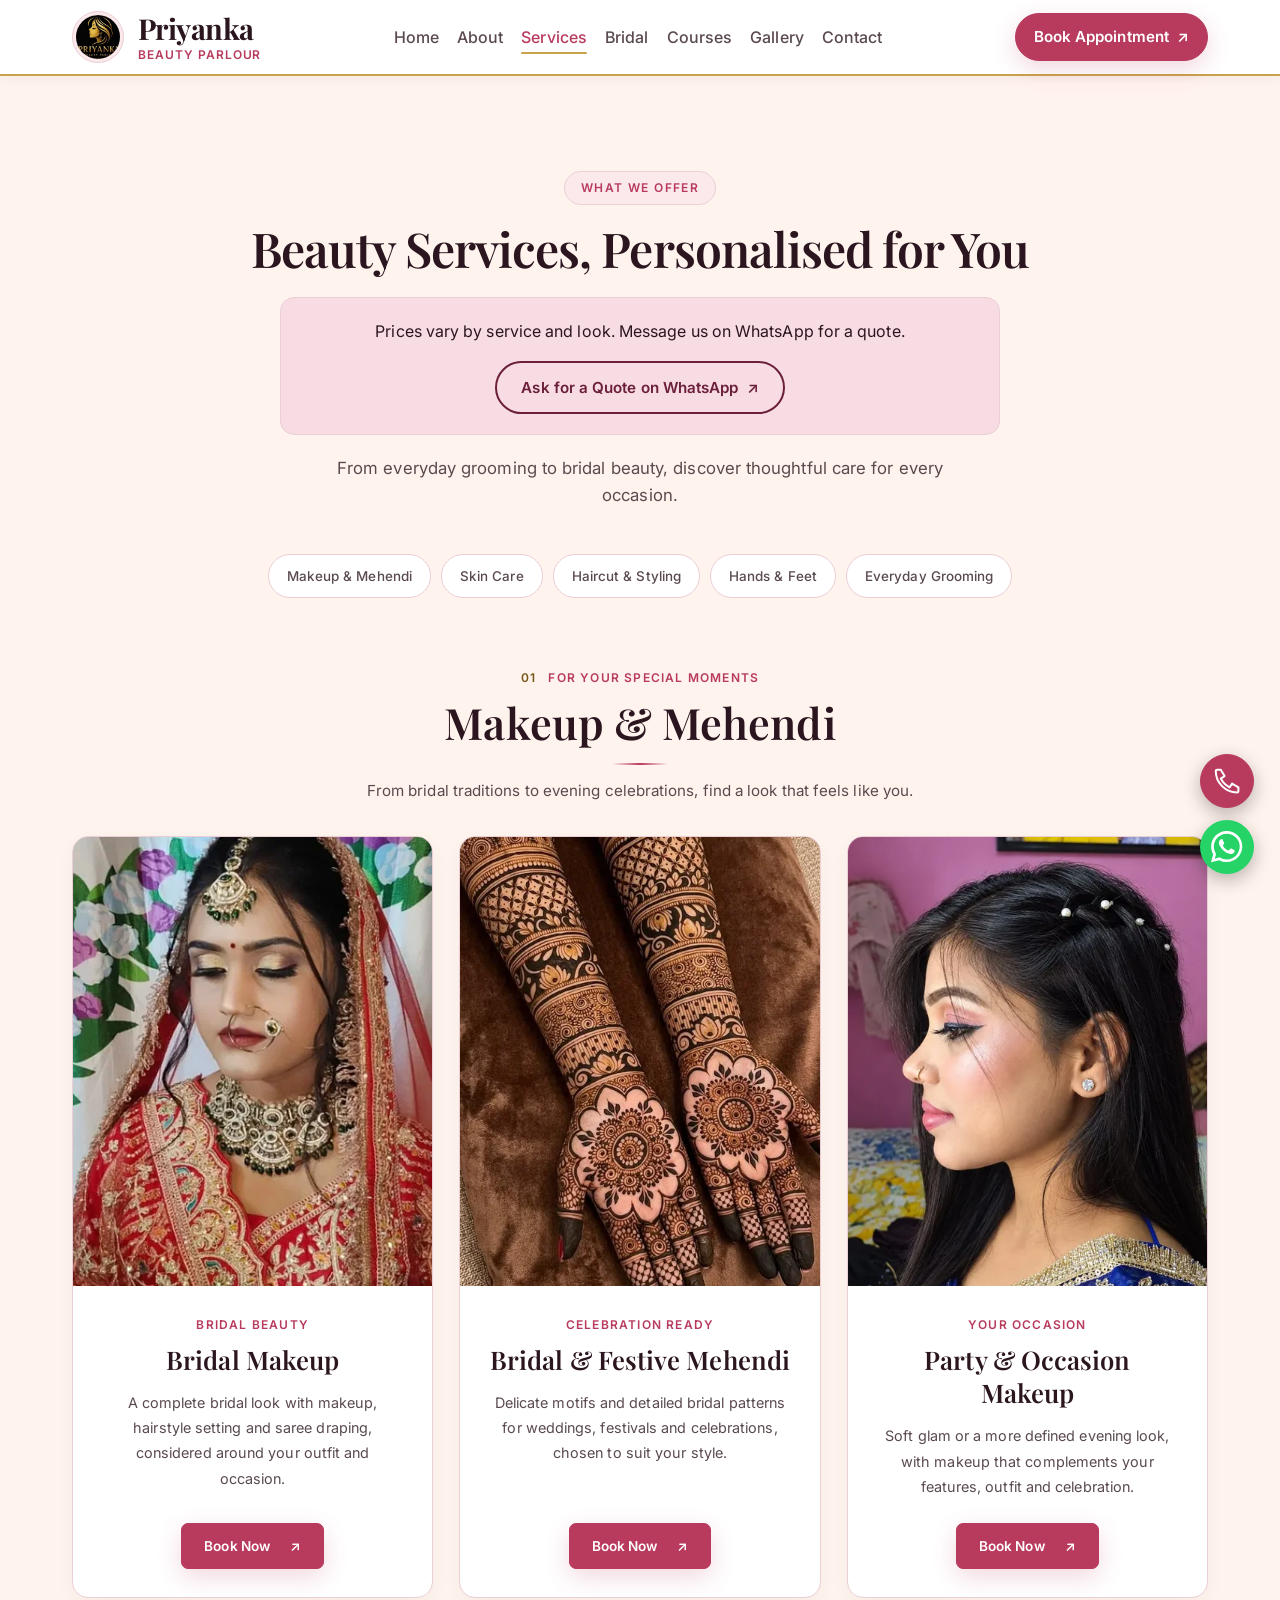
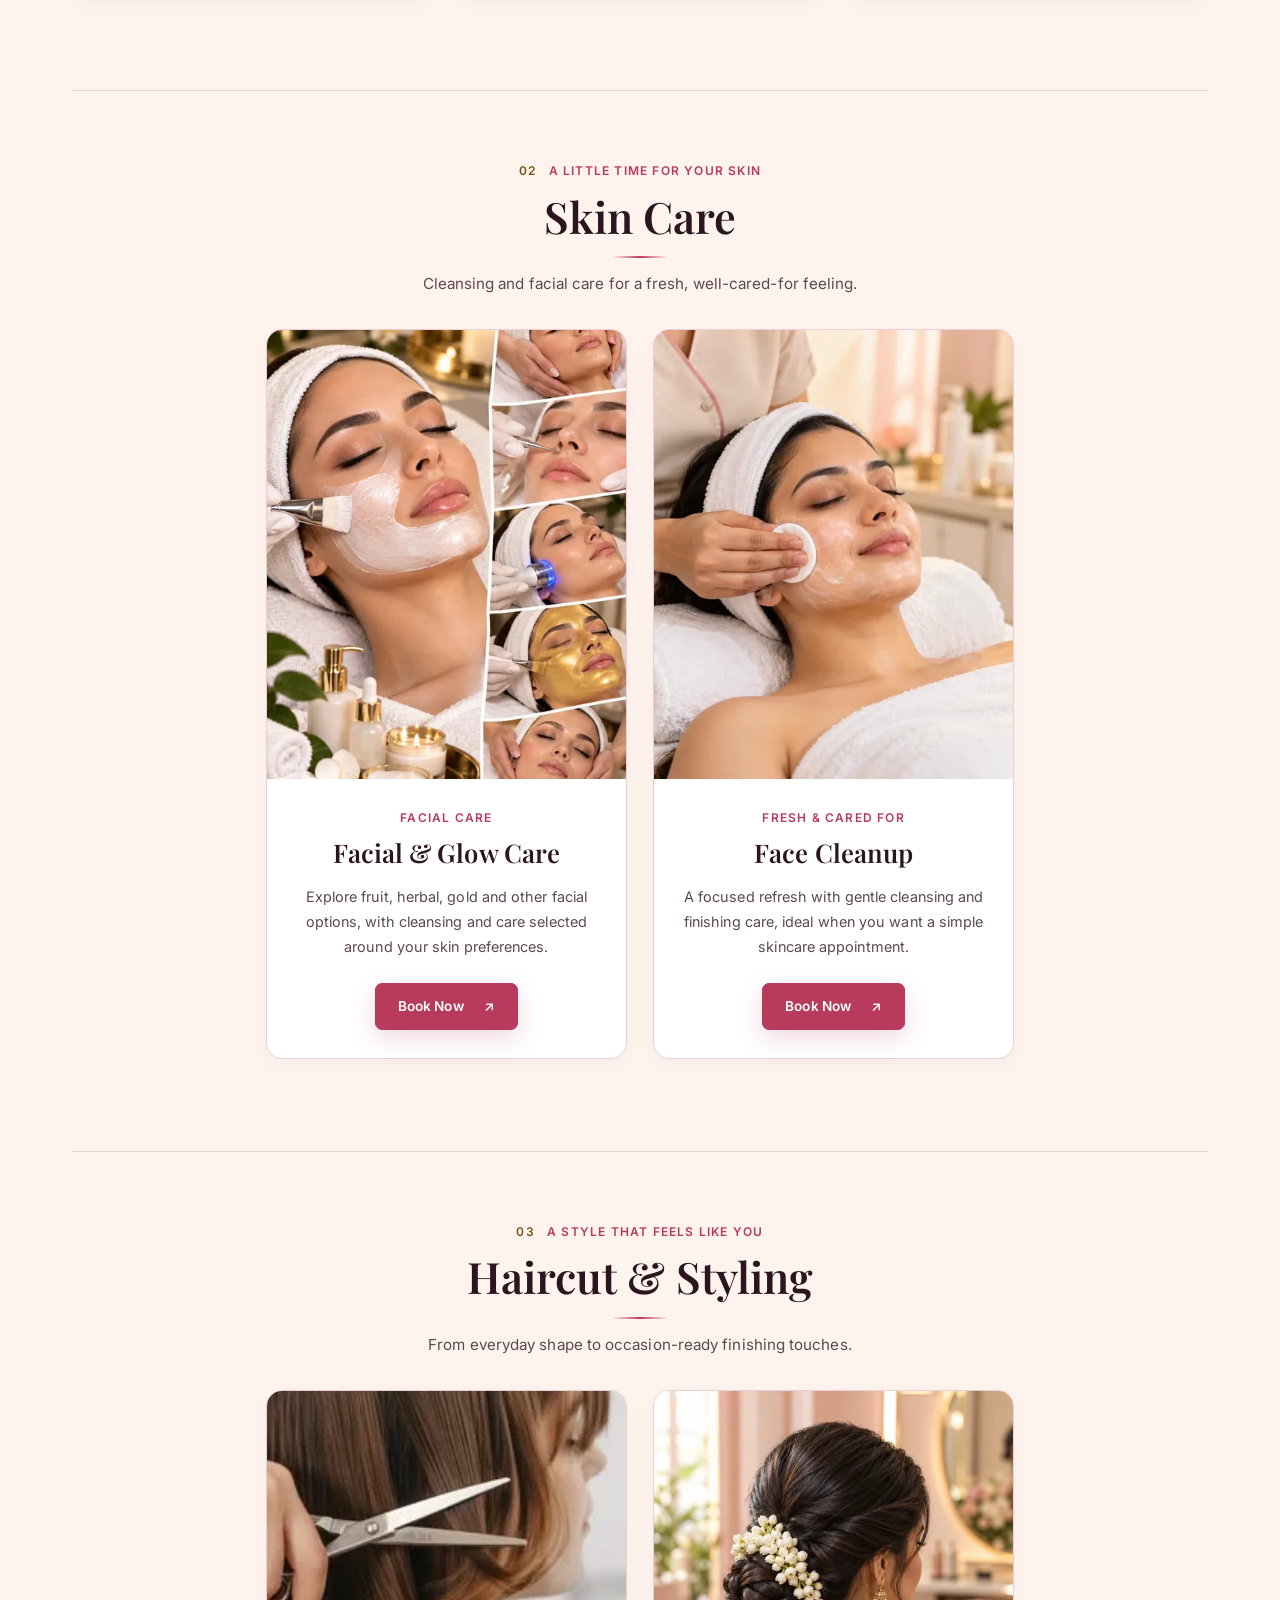
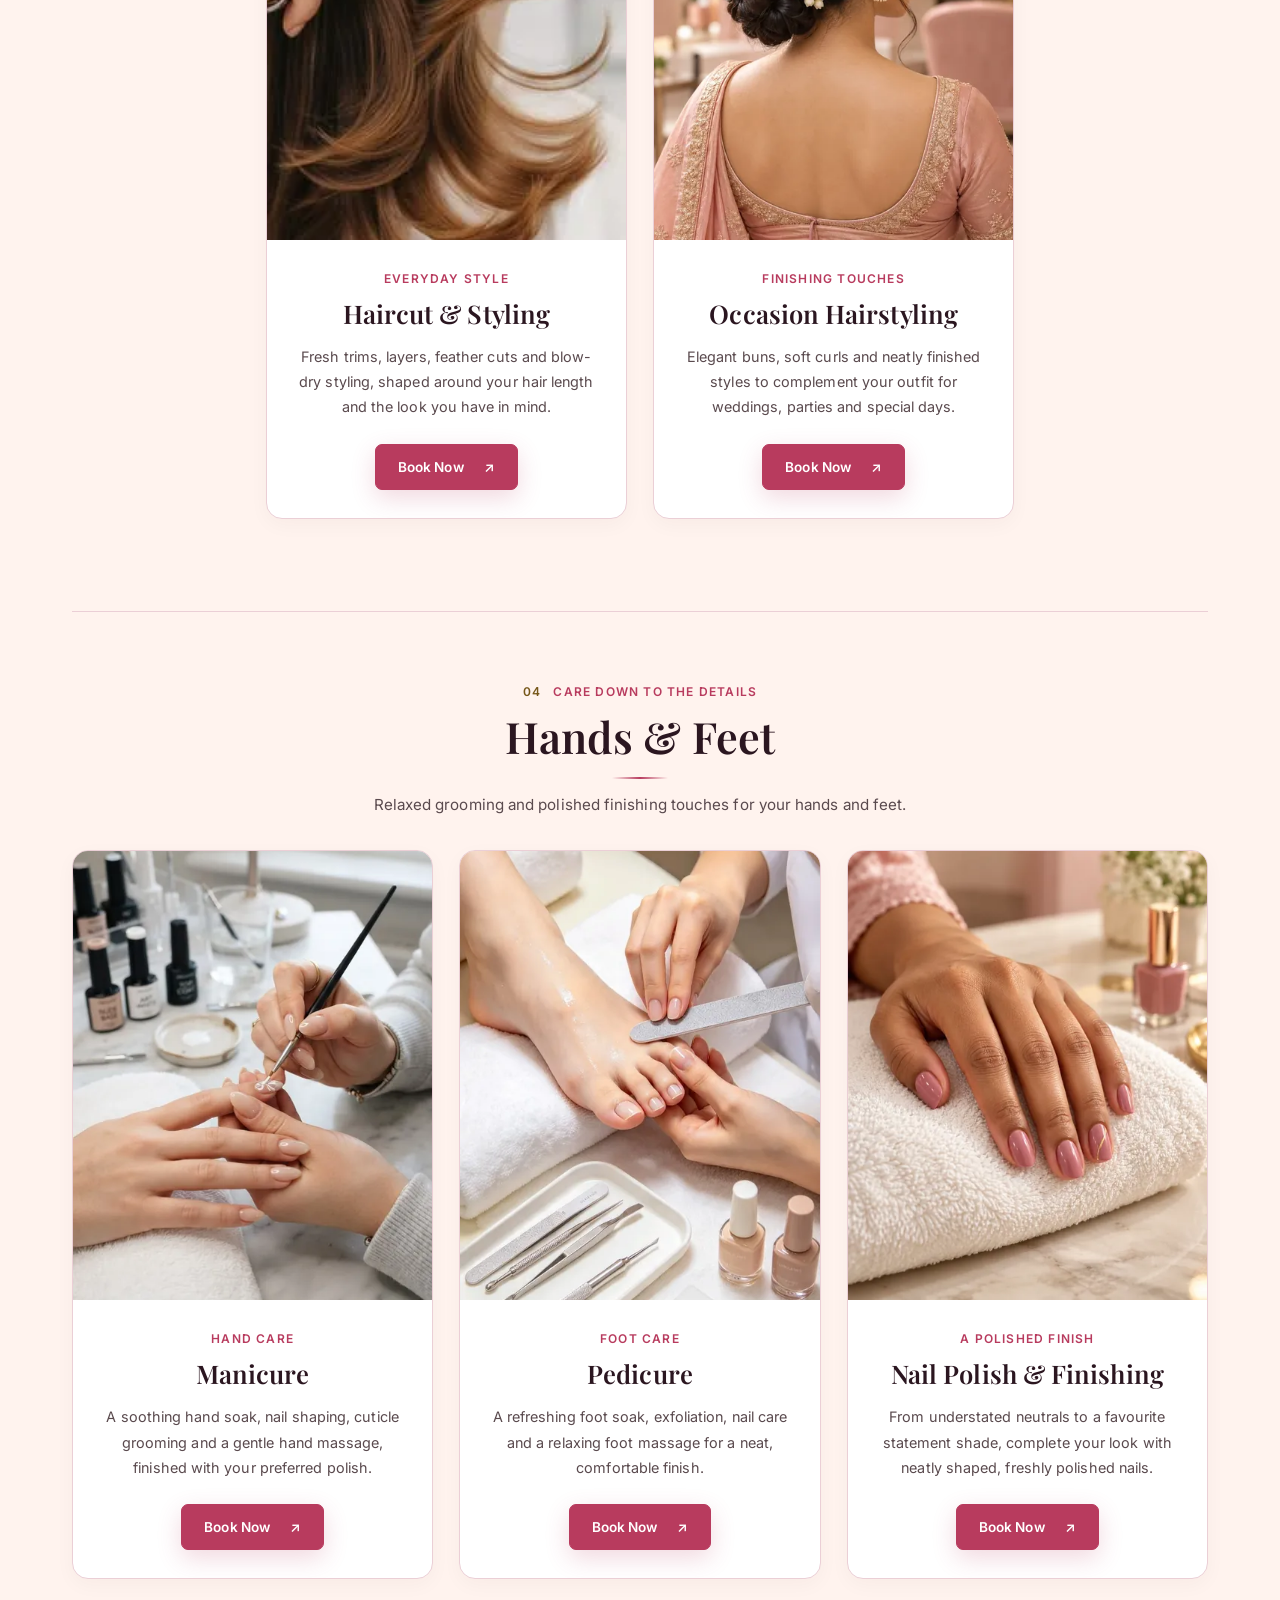
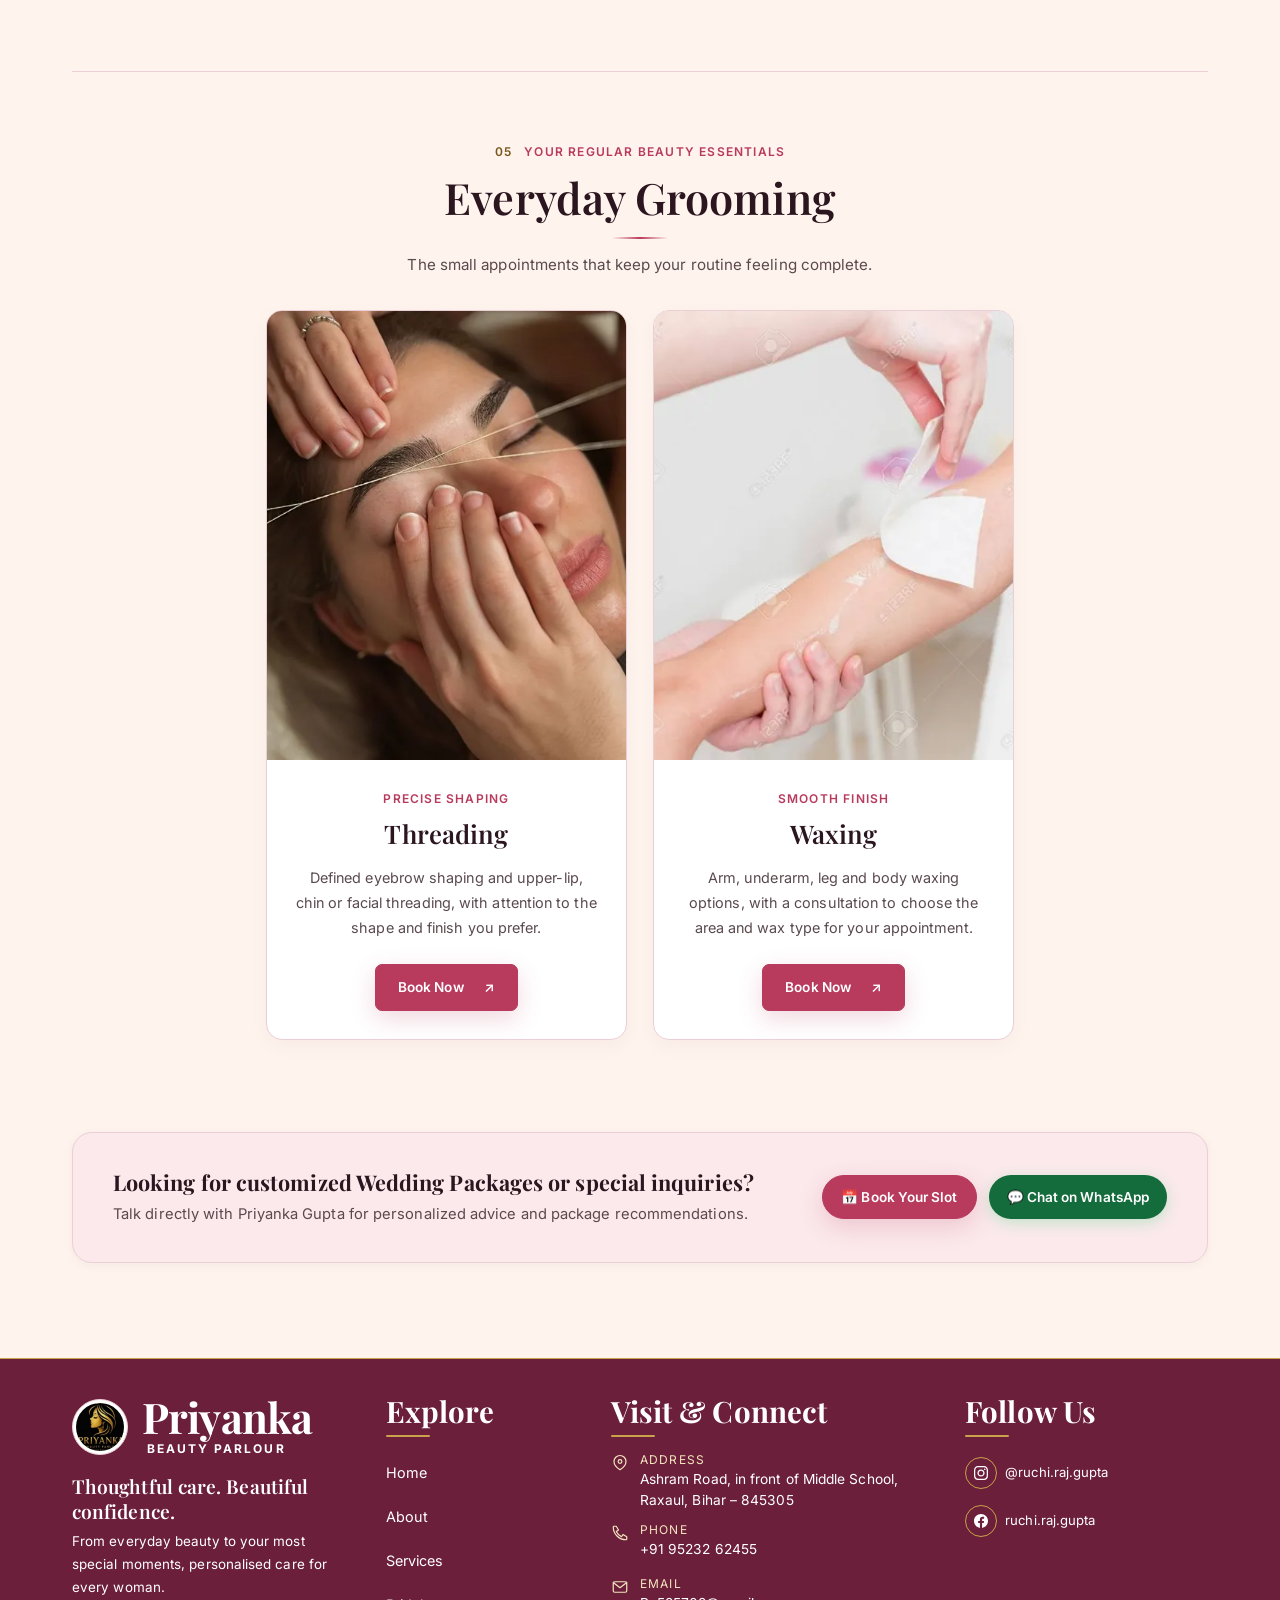
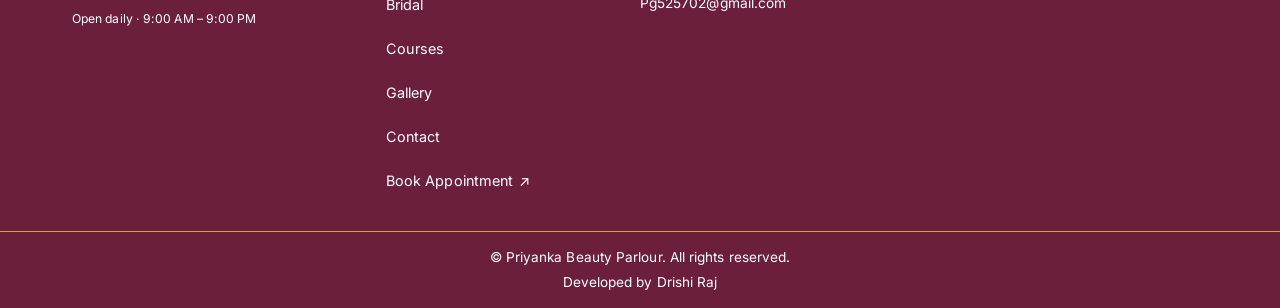
<file: services.html>
<!DOCTYPE html>
<html lang="en">
<head>
  <meta charset="UTF-8">
  <meta name="viewport" content="width=device-width, initial-scale=1.0">
  <title>Services | Priyanka Beauty Parlour, Raxaul</title>
  <meta name="description" content="Explore facials, hair styling, nail care, waxing, threading and makeup at Priyanka Beauty Parlour on Ashram Road, Raxaul. Book your service on WhatsApp.">
  <link rel="icon" type="image/webp" href="images/optimized/logo-144w.webp">

  <!-- Ivory & Rose Theme Typography: Playfair Display headings & Inter body text -->
  <link rel="preconnect" href="https://fonts.googleapis.com">
  <link rel="preconnect" href="https://fonts.gstatic.com" crossorigin>
  <link href="https://fonts.googleapis.com/css2?family=Inter:wght@400;500;600;700&family=Playfair+Display:ital,wght@0,400;0,500;0,600;0,700;1,400;1,500&display=swap" rel="stylesheet">

  <link rel="stylesheet" href="css/tokens.css">
  <link rel="stylesheet" href="css/base.css">
  <link rel="stylesheet" href="css/layout.css">
  <link rel="stylesheet" href="css/components.css">
  <link rel="canonical" href="https://priyanka-beauty-parlour.vercel.app/services.html">
  <meta property="og:title" content="Services | Priyanka Beauty Parlour, Raxaul">
  <meta property="og:description" content="Explore facials, hair styling, nail care, waxing, threading and makeup at Priyanka Beauty Parlour on Ashram Road, Raxaul. Book your service on WhatsApp.">
  <meta property="og:type" content="website">
  <meta property="og:url" content="https://priyanka-beauty-parlour.vercel.app/services.html">
  <meta property="og:image" content="https://priyanka-beauty-parlour.vercel.app/images/social-preview.jpg">
  <meta property="og:image:alt" content="Bridal makeup being applied at a salon">
  <meta name="twitter:card" content="summary_large_image">
  <meta name="twitter:title" content="Services | Priyanka Beauty Parlour, Raxaul">
  <meta name="twitter:description" content="Explore facials, hair styling, nail care, waxing, threading and makeup at Priyanka Beauty Parlour on Ashram Road, Raxaul. Book your service on WhatsApp.">
  <meta name="twitter:image" content="https://priyanka-beauty-parlour.vercel.app/images/social-preview.jpg">
  <meta name="theme-color" content="#FFF8F3">
  <link rel="apple-touch-icon" sizes="180x180" href="images/apple-touch-icon.png">
</head>
<body>
  <a class="skip-link" href="#main-content">Skip to content</a>
  <div class="scroll-progress" aria-hidden="true"></div>
  <header class="main-header" id="navbar">
    <div class="container nav-container">
      <a href="index.html" class="brand-logo" title="Priyanka Beauty Parlour">
        <div class="logo-ring"><img src="images/optimized/logo-144w.webp" alt="" class="brand-logo-img" width="144" height="144"></div>
        <div class="brand-text-block"><span class="brand-name-gold">Priyanka</span><span class="brand-tag-royal">BEAUTY PARLOUR</span></div>
      </a>
      <nav class="nav-menu" id="navMenu" aria-label="Main Navigation">
        <div class="mobile-only nav-drawer-header">
          <div class="nav-drawer-brand"><span class="nav-drawer-name">Priyanka</span><span class="nav-drawer-tag">BEAUTY PARLOUR</span></div>
          <button type="button" class="nav-close-btn" id="navCloseBtn" aria-label="Close Navigation">&times;</button>
        </div>
        <a href="index.html" class="nav-link">Home</a>
        <a href="about.html" class="nav-link">About</a>
        <a href="services.html" class="nav-link" aria-current="page">Services</a>
        <a href="bridal.html" class="nav-link">Bridal</a>
        <a href="courses.html" class="nav-link">Courses</a>
        <a href="gallery.html" class="nav-link">Gallery</a>
        <a href="contact.html" class="nav-link">Contact</a>
        <a href="index.html#booking" class="btn header-book nav-mobile-book">Book Appointment</a>
      </nav>
      <a href="index.html#booking" class="btn header-book header-book-desktop">Book Appointment <span aria-hidden="true">&#8599;</span></a>
      <button type="button" class="hamburger-btn" id="hamburgerBtn" aria-label="Open Navigation" aria-expanded="false" aria-controls="navMenu"><span></span><span></span><span></span></button>
    </div>
  </header>
  <div class="nav-backdrop" id="navBackdrop" aria-hidden="true"></div>
  <main id="main-content" tabindex="-1">
<section class="services-section" id="services">
    <div class="container">
      <div class="section-header text-center">
        <span class="section-badge">What We Offer</span>
        <h1 class="section-title">Beauty Services, Personalised for You</h1><div class="service-quote-note"><p>Prices vary by service and look. Message us on WhatsApp for a quote.</p><a class="btn btn-gold-outline" href="https://wa.me/919523262455?text=Hello%20Priyanka%20Ji%2C%20I%20would%20like%20a%20quote%20for%20a%20beauty%20service.%20Please%20share%20the%20details." target="_blank" rel="noopener noreferrer">Ask for a Quote on WhatsApp <span aria-hidden="true">&#8599;</span></a></div>
        <p class="section-subtitle">From everyday grooming to bridal beauty, discover thoughtful care for every occasion.</p>
      </div>

      <nav class="service-category-nav" aria-label="Browse service categories">
        <a href="#services-makeup">Makeup &amp; Mehendi</a>
        <a href="#services-skin">Skin Care</a>
        <a href="#services-hair">Haircut &amp; Styling</a>
        <a href="#services-hands-feet">Hands &amp; Feet</a>
        <a href="#services-grooming">Everyday Grooming</a>
      </nav>

      <div class="service-categories">
        <div class="service-category" id="services-makeup" role="region" aria-labelledby="makeup-title">
          <div class="service-category-header">
            <p class="service-category-eyebrow"><span aria-hidden="true">01</span> For your special moments</p>
            <h2 id="makeup-title">Makeup &amp; Mehendi</h2>
            <p class="service-category-intro">From bridal traditions to evening celebrations, find a look that feels like you.</p>
          </div>
          <div class="category-grid">
            <article class="service-card">
              <button type="button" class="service-media service-media--bridal photo-trigger" data-photo data-gallery="services" data-full="images/optimized/gallery-3-full.webp" data-title="Bridal eye makeup and jewellery styling" aria-label="View photo: Bridal eye makeup and jewellery styling">
                <img src="images/optimized/gallery-3-960w.webp" alt="Bridal eye makeup and jewellery styling" width="960" height="960" loading="lazy" decoding="async" srcset="images/optimized/gallery-3-480w.webp 480w, images/optimized/gallery-3-960w.webp 960w, images/optimized/gallery-3-full.webp 1024w" sizes="(max-width: 600px) calc(100vw - 32px), (max-width: 1100px) calc((100vw - 64px) / 2), 363px">

                <span class="photo-zoom"><svg viewBox="0 0 24 24" aria-hidden="true" focusable="false"><circle cx="10.5" cy="10.5" r="6.5"/><path d="m16 16 5 5M10.5 7.5v6m-3-3h6"/></svg><span>View photo</span></span>
              </button>
              <div class="service-content">
                <p class="service-tag">Bridal beauty</p>
                <h3 class="service-name">Bridal Makeup</h3>
                <p class="service-desc">A complete bridal look with makeup, hairstyle setting and saree draping, considered around your outfit and occasion.</p>
                <a href="https://wa.me/919523262455?text=Hello%20Priyanka%20Ji%2C%20I%20would%20like%20to%20book%20an%20appointment%20for%20Bridal%20Makeup.%20Please%20let%20me%20know%20your%20availability." class="service-book-link" data-service="Bridal Makeup" aria-label="Book Bridal Makeup" target="_blank" rel="noopener noreferrer">Book Now <span aria-hidden="true">&#8599;</span></a>
              </div>
            </article>
            <article class="service-card">
              <button type="button" class="service-media service-media--mehendi photo-trigger" data-photo data-gallery="services" data-full="images/optimized/service-mehendi-full.webp" data-title="Detailed bridal mehendi designs on hands" aria-label="View photo: Detailed bridal mehendi designs on hands">
                <img src="images/optimized/service-mehendi-736w.webp" alt="Detailed bridal mehendi designs on hands" width="736" height="1127" loading="lazy" decoding="async" srcset="images/optimized/service-mehendi-480w.webp 480w, images/optimized/service-mehendi-full.webp 736w" sizes="(max-width: 600px) calc(100vw - 32px), (max-width: 1100px) calc((100vw - 64px) / 2), 363px">

                <span class="photo-zoom"><svg viewBox="0 0 24 24" aria-hidden="true" focusable="false"><circle cx="10.5" cy="10.5" r="6.5"/><path d="m16 16 5 5M10.5 7.5v6m-3-3h6"/></svg><span>View photo</span></span>
              </button>
              <div class="service-content">
                <p class="service-tag">Celebration ready</p>
                <h3 class="service-name">Bridal &amp; Festive Mehendi</h3>
                <p class="service-desc">Delicate motifs and detailed bridal patterns for weddings, festivals and celebrations, chosen to suit your style.</p>
                <a href="https://wa.me/919523262455?text=Hello%20Priyanka%20Ji%2C%20I%20would%20like%20to%20book%20an%20appointment%20for%20Mehendi.%20Please%20let%20me%20know%20your%20availability." class="service-book-link" data-service="Mehendi" aria-label="Book Bridal &amp; Festive Mehendi" target="_blank" rel="noopener noreferrer">Book Now <span aria-hidden="true">&#8599;</span></a>
              </div>
            </article>
            <article class="service-card">
              <button type="button" class="service-media service-media--party-makeup photo-trigger" data-photo data-gallery="services" data-full="images/optimized/party-makeup-rose-eyes-full.webp" data-title="Soft rose elegance" aria-label="View photo: Rose eye makeup with winged liner and pearl hair accents">
                <img src="images/optimized/party-makeup-rose-eyes-960w.webp" alt="Rose eye makeup with winged liner and pearl hair accents" width="960" height="1280" loading="lazy" decoding="async" srcset="images/optimized/party-makeup-rose-eyes-480w.webp 480w, images/optimized/party-makeup-rose-eyes-960w.webp 960w, images/optimized/party-makeup-rose-eyes-full.webp 1086w" sizes="(max-width: 600px) calc(100vw - 32px), (max-width: 1100px) calc((100vw - 64px) / 2), 363px">

                <span class="photo-zoom"><svg viewBox="0 0 24 24" aria-hidden="true" focusable="false"><circle cx="10.5" cy="10.5" r="6.5"/><path d="m16 16 5 5M10.5 7.5v6m-3-3h6"/></svg><span>View photo</span></span>
              </button>
              <div class="service-content">
                <p class="service-tag">Your occasion</p>
                <h3 class="service-name">Party &amp; Occasion Makeup</h3>
                <p class="service-desc">Soft glam or a more defined evening look, with makeup that complements your features, outfit and celebration.</p>
                <a href="https://wa.me/919523262455?text=Hello%20Priyanka%20Ji%2C%20I%20would%20like%20to%20book%20an%20appointment%20for%20Party%20Makeup.%20Please%20let%20me%20know%20your%20availability." class="service-book-link" data-service="Party Makeup" aria-label="Book Party &amp; Occasion Makeup" target="_blank" rel="noopener noreferrer">Book Now <span aria-hidden="true">&#8599;</span></a>
              </div>
            </article>
          </div>
        </div>

        <div class="service-category" id="services-skin" role="region" aria-labelledby="skin-title">
          <div class="service-category-header">
            <p class="service-category-eyebrow"><span aria-hidden="true">02</span> A little time for your skin</p>
            <h2 id="skin-title">Skin Care</h2>
            <p class="service-category-intro">Cleansing and facial care for a fresh, well-cared-for feeling.</p>
          </div>
          <div class="category-grid category-grid--pair">
            <article class="service-card">
              <button type="button" class="service-media service-media--facial photo-trigger" data-photo data-gallery="services" data-full="images/optimized/service-facial-full.webp" data-title="Facial cleansing and skincare treatments" aria-label="View photo: Facial cleansing and skincare treatments">
                <img src="images/optimized/service-facial-736w.webp" alt="Facial cleansing and skincare treatments" width="736" height="1104" loading="lazy" decoding="async" srcset="images/optimized/service-facial-480w.webp 480w, images/optimized/service-facial-full.webp 736w" sizes="(max-width: 600px) calc(100vw - 32px), (max-width: 1100px) calc((100vw - 64px) / 2), 363px">

                <span class="photo-zoom"><svg viewBox="0 0 24 24" aria-hidden="true" focusable="false"><circle cx="10.5" cy="10.5" r="6.5"/><path d="m16 16 5 5M10.5 7.5v6m-3-3h6"/></svg><span>View photo</span></span>
              </button>
              <div class="service-content">
                <p class="service-tag">Facial care</p>
                <h3 class="service-name">Facial &amp; Glow Care</h3>
                <p class="service-desc">Explore fruit, herbal, gold and other facial options, with cleansing and care selected around your skin preferences.</p>
                <a href="https://wa.me/919523262455?text=Hello%20Priyanka%20Ji%2C%20I%20would%20like%20to%20book%20an%20appointment%20for%20Facial%20%26%20Skin%20Glow.%20Please%20let%20me%20know%20your%20availability." class="service-book-link" data-service="Facial &amp; Skin Glow" aria-label="Book Facial &amp; Glow Care" target="_blank" rel="noopener noreferrer">Book Now <span aria-hidden="true">&#8599;</span></a>
              </div>
            </article>
            <article class="service-card">
              <button type="button" class="service-media service-media--face-cleanup photo-trigger" data-photo data-gallery="services" data-full="images/optimized/service-face-cleanup-full.webp" data-title="Gentle facial cleanup with a cotton pad" aria-label="View photo: Gentle facial cleanup with a cotton pad">
                <img src="images/optimized/service-face-cleanup-960w.webp" alt="Illustrative gentle facial cleanup with a cotton pad" width="960" height="1200" loading="lazy" decoding="async" data-generated="true" srcset="images/optimized/service-face-cleanup-480w.webp 480w, images/optimized/service-face-cleanup-960w.webp 960w, images/optimized/service-face-cleanup-full.webp 1122w" sizes="(max-width: 600px) calc(100vw - 32px), (max-width: 1100px) calc((100vw - 64px) / 2), 363px">

                <span class="photo-zoom"><svg viewBox="0 0 24 24" aria-hidden="true" focusable="false"><circle cx="10.5" cy="10.5" r="6.5"/><path d="m16 16 5 5M10.5 7.5v6m-3-3h6"/></svg><span>View photo</span></span>
              </button>
              <div class="service-content">
                <p class="service-tag">Fresh &amp; cared for</p>
                <h3 class="service-name">Face Cleanup</h3>
                <p class="service-desc">A focused refresh with gentle cleansing and finishing care, ideal when you want a simple skincare appointment.</p>
                <a href="https://wa.me/919523262455?text=Hello%20Priyanka%20Ji%2C%20I%20would%20like%20to%20book%20an%20appointment%20for%20Face%20Cleanup.%20Please%20let%20me%20know%20your%20availability." class="service-book-link" data-service="Face Cleanup" aria-label="Book Face Cleanup" target="_blank" rel="noopener noreferrer">Book Now <span aria-hidden="true">&#8599;</span></a>
              </div>
            </article>
          </div>
        </div>

        <div class="service-category" id="services-hair" role="region" aria-labelledby="hair-title">
          <div class="service-category-header">
            <p class="service-category-eyebrow"><span aria-hidden="true">03</span> A style that feels like you</p>
            <h2 id="hair-title">Haircut &amp; Styling</h2>
            <p class="service-category-intro">From everyday shape to occasion-ready finishing touches.</p>
          </div>
          <div class="category-grid category-grid--pair">
            <article class="service-card">
              <button type="button" class="service-media service-media--haircut photo-trigger" data-photo data-gallery="services" data-full="images/optimized/service-haircut-full.webp" data-title="Long layered haircut and styling" aria-label="View photo: Long layered haircut and styling">
                <img src="images/optimized/service-haircut-236w.webp" alt="Long layered haircut and styling" width="236" height="420" loading="lazy" decoding="async" srcset="images/optimized/service-haircut-full.webp 236w" sizes="(max-width: 600px) calc(100vw - 32px), (max-width: 1100px) calc((100vw - 64px) / 2), 363px">

                <span class="photo-zoom"><svg viewBox="0 0 24 24" aria-hidden="true" focusable="false"><circle cx="10.5" cy="10.5" r="6.5"/><path d="m16 16 5 5M10.5 7.5v6m-3-3h6"/></svg><span>View photo</span></span>
              </button>
              <div class="service-content">
                <p class="service-tag">Everyday style</p>
                <h3 class="service-name">Haircut &amp; Styling</h3>
                <p class="service-desc">Fresh trims, layers, feather cuts and blow-dry styling, shaped around your hair length and the look you have in mind.</p>
                <a href="https://wa.me/919523262455?text=Hello%20Priyanka%20Ji%2C%20I%20would%20like%20to%20book%20an%20appointment%20for%20Haircut%20%26%20Styling.%20Please%20let%20me%20know%20your%20availability." class="service-book-link" data-service="Haircut &amp; Styling" aria-label="Book Haircut &amp; Styling" target="_blank" rel="noopener noreferrer">Book Now <span aria-hidden="true">&#8599;</span></a>
              </div>
            </article>
            <article class="service-card">
              <button type="button" class="service-media service-media--occasion-hairstyle photo-trigger" data-photo data-gallery="services" data-full="images/optimized/service-occasion-hairstyle-full.webp" data-title="Braided low bun with jasmine flowers" aria-label="View photo: Braided low bun with jasmine flowers">
                <img src="images/optimized/service-occasion-hairstyle-960w.webp" alt="Illustrative braided low bun with jasmine flowers" width="960" height="1200" loading="lazy" decoding="async" data-generated="true" srcset="images/optimized/service-occasion-hairstyle-480w.webp 480w, images/optimized/service-occasion-hairstyle-960w.webp 960w, images/optimized/service-occasion-hairstyle-full.webp 1122w" sizes="(max-width: 600px) calc(100vw - 32px), (max-width: 1100px) calc((100vw - 64px) / 2), 363px">

                <span class="photo-zoom"><svg viewBox="0 0 24 24" aria-hidden="true" focusable="false"><circle cx="10.5" cy="10.5" r="6.5"/><path d="m16 16 5 5M10.5 7.5v6m-3-3h6"/></svg><span>View photo</span></span>
              </button>
              <div class="service-content">
                <p class="service-tag">Finishing touches</p>
                <h3 class="service-name">Occasion Hairstyling</h3>
                <p class="service-desc">Elegant buns, soft curls and neatly finished styles to complement your outfit for weddings, parties and special days.</p>
                <a href="https://wa.me/919523262455?text=Hello%20Priyanka%20Ji%2C%20I%20would%20like%20to%20book%20an%20appointment%20for%20Occasion%20Hairstyling.%20Please%20let%20me%20know%20your%20availability." class="service-book-link" data-service="Occasion Hairstyling" aria-label="Book Occasion Hairstyling" target="_blank" rel="noopener noreferrer">Book Now <span aria-hidden="true">&#8599;</span></a>
              </div>
            </article>
          </div>
        </div>

        <div class="service-category" id="services-hands-feet" role="region" aria-labelledby="hands-feet-title">
          <div class="service-category-header">
            <p class="service-category-eyebrow"><span aria-hidden="true">04</span> Care down to the details</p>
            <h2 id="hands-feet-title">Hands &amp; Feet</h2>
            <p class="service-category-intro">Relaxed grooming and polished finishing touches for your hands and feet.</p>
          </div>
          <div class="category-grid">
            <article class="service-card">
              <button type="button" class="service-media service-media--manicure photo-trigger" data-photo data-gallery="services" data-full="images/optimized/service-manicure-full.webp" data-title="Nail detailing during a manicure" aria-label="View photo: Nail detailing during a manicure">
                <img src="images/optimized/service-manicure-736w.webp" alt="Nail detailing during a manicure" width="736" height="1318" loading="lazy" decoding="async" srcset="images/optimized/service-manicure-480w.webp 480w, images/optimized/service-manicure-full.webp 736w" sizes="(max-width: 600px) calc(100vw - 32px), (max-width: 1100px) calc((100vw - 64px) / 2), 363px">

                <span class="photo-zoom"><svg viewBox="0 0 24 24" aria-hidden="true" focusable="false"><circle cx="10.5" cy="10.5" r="6.5"/><path d="m16 16 5 5M10.5 7.5v6m-3-3h6"/></svg><span>View photo</span></span>
              </button>
              <div class="service-content">
                <p class="service-tag">Hand care</p>
                <h3 class="service-name">Manicure</h3>
                <p class="service-desc">A soothing hand soak, nail shaping, cuticle grooming and a gentle hand massage, finished with your preferred polish.</p>
                <a href="https://wa.me/919523262455?text=Hello%20Priyanka%20Ji%2C%20I%20would%20like%20to%20book%20an%20appointment%20for%20Manicure.%20Please%20let%20me%20know%20your%20availability." class="service-book-link" data-service="Manicure" aria-label="Book Manicure" target="_blank" rel="noopener noreferrer">Book Now <span aria-hidden="true">&#8599;</span></a>
              </div>
            </article>
            <article class="service-card">
              <button type="button" class="service-media service-media--pedicure photo-trigger" data-photo data-gallery="services" data-full="images/optimized/service-pedicure-full.webp" data-title="Toenail shaping during a pedicure" aria-label="View photo: Toenail shaping during a pedicure">
                <img src="images/optimized/service-pedicure-736w.webp" alt="Toenail shaping during a pedicure" width="736" height="1308" loading="lazy" decoding="async" srcset="images/optimized/service-pedicure-480w.webp 480w, images/optimized/service-pedicure-full.webp 736w" sizes="(max-width: 600px) calc(100vw - 32px), (max-width: 1100px) calc((100vw - 64px) / 2), 363px">

                <span class="photo-zoom"><svg viewBox="0 0 24 24" aria-hidden="true" focusable="false"><circle cx="10.5" cy="10.5" r="6.5"/><path d="m16 16 5 5M10.5 7.5v6m-3-3h6"/></svg><span>View photo</span></span>
              </button>
              <div class="service-content">
                <p class="service-tag">Foot care</p>
                <h3 class="service-name">Pedicure</h3>
                <p class="service-desc">A refreshing foot soak, exfoliation, nail care and a relaxing foot massage for a neat, comfortable finish.</p>
                <a href="https://wa.me/919523262455?text=Hello%20Priyanka%20Ji%2C%20I%20would%20like%20to%20book%20an%20appointment%20for%20Pedicure.%20Please%20let%20me%20know%20your%20availability." class="service-book-link" data-service="Pedicure" aria-label="Book Pedicure" target="_blank" rel="noopener noreferrer">Book Now <span aria-hidden="true">&#8599;</span></a>
              </div>
            </article>
            <article class="service-card">
              <button type="button" class="service-media service-media--nail-polish photo-trigger" data-photo data-gallery="services" data-full="images/optimized/service-nail-polish-full.webp" data-title="Dusty-rose nail polish with a subtle gold accent" aria-label="View photo: Dusty-rose nail polish with a subtle gold accent">
                <img src="images/optimized/service-nail-polish-960w.webp" alt="Illustrative dusty-rose nail polish with a subtle gold accent" width="960" height="1200" loading="lazy" decoding="async" data-generated="true" srcset="images/optimized/service-nail-polish-480w.webp 480w, images/optimized/service-nail-polish-960w.webp 960w, images/optimized/service-nail-polish-full.webp 1122w" sizes="(max-width: 600px) calc(100vw - 32px), (max-width: 1100px) calc((100vw - 64px) / 2), 363px">

                <span class="photo-zoom"><svg viewBox="0 0 24 24" aria-hidden="true" focusable="false"><circle cx="10.5" cy="10.5" r="6.5"/><path d="m16 16 5 5M10.5 7.5v6m-3-3h6"/></svg><span>View photo</span></span>
              </button>
              <div class="service-content">
                <p class="service-tag">A polished finish</p>
                <h3 class="service-name">Nail Polish &amp; Finishing</h3>
                <p class="service-desc">From understated neutrals to a favourite statement shade, complete your look with neatly shaped, freshly polished nails.</p>
                <a href="https://wa.me/919523262455?text=Hello%20Priyanka%20Ji%2C%20I%20would%20like%20to%20book%20an%20appointment%20for%20Nail%20Polish.%20Please%20let%20me%20know%20your%20availability." class="service-book-link" data-service="Nail Polish" aria-label="Book Nail Polish &amp; Finishing" target="_blank" rel="noopener noreferrer">Book Now <span aria-hidden="true">&#8599;</span></a>
              </div>
            </article>
          </div>
        </div>

        <div class="service-category" id="services-grooming" role="region" aria-labelledby="grooming-title">
          <div class="service-category-header">
            <p class="service-category-eyebrow"><span aria-hidden="true">05</span> Your regular beauty essentials</p>
            <h2 id="grooming-title">Everyday Grooming</h2>
            <p class="service-category-intro">The small appointments that keep your routine feeling complete.</p>
          </div>
          <div class="category-grid category-grid--pair">
            <article class="service-card">
              <button type="button" class="service-media service-media--threading photo-trigger" data-photo data-gallery="services" data-full="images/optimized/service-threading-full.webp" data-title="Eyebrow shaping with threading" aria-label="View photo: Eyebrow shaping with threading">
                <img src="images/optimized/service-threading-736w.webp" alt="Eyebrow shaping with threading" width="736" height="920" loading="lazy" decoding="async" srcset="images/optimized/service-threading-480w.webp 480w, images/optimized/service-threading-full.webp 736w" sizes="(max-width: 600px) calc(100vw - 32px), (max-width: 1100px) calc((100vw - 64px) / 2), 363px">

                <span class="photo-zoom"><svg viewBox="0 0 24 24" aria-hidden="true" focusable="false"><circle cx="10.5" cy="10.5" r="6.5"/><path d="m16 16 5 5M10.5 7.5v6m-3-3h6"/></svg><span>View photo</span></span>
              </button>
              <div class="service-content">
                <p class="service-tag">Precise shaping</p>
                <h3 class="service-name">Threading</h3>
                <p class="service-desc">Defined eyebrow shaping and upper-lip, chin or facial threading, with attention to the shape and finish you prefer.</p>
                <a href="https://wa.me/919523262455?text=Hello%20Priyanka%20Ji%2C%20I%20would%20like%20to%20book%20an%20appointment%20for%20Threading.%20Please%20let%20me%20know%20your%20availability." class="service-book-link" data-service="Threading" aria-label="Book Threading" target="_blank" rel="noopener noreferrer">Book Now <span aria-hidden="true">&#8599;</span></a>
              </div>
            </article>
            <article class="service-card">
              <button type="button" class="service-media service-media--waxing photo-trigger" data-photo data-gallery="services" data-full="images/optimized/service-waxing-full.webp" data-title="Arm waxing treatment" aria-label="View photo: Arm waxing treatment">
                <img src="images/optimized/service-waxing-736w.webp" alt="Arm waxing treatment" width="736" height="736" loading="lazy" decoding="async" srcset="images/optimized/service-waxing-480w.webp 480w, images/optimized/service-waxing-full.webp 736w" sizes="(max-width: 600px) calc(100vw - 32px), (max-width: 1100px) calc((100vw - 64px) / 2), 363px">

                <span class="photo-zoom"><svg viewBox="0 0 24 24" aria-hidden="true" focusable="false"><circle cx="10.5" cy="10.5" r="6.5"/><path d="m16 16 5 5M10.5 7.5v6m-3-3h6"/></svg><span>View photo</span></span>
              </button>
              <div class="service-content">
                <p class="service-tag">Smooth finish</p>
                <h3 class="service-name">Waxing</h3>
                <p class="service-desc">Arm, underarm, leg and body waxing options, with a consultation to choose the area and wax type for your appointment.</p>
                <a href="https://wa.me/919523262455?text=Hello%20Priyanka%20Ji%2C%20I%20would%20like%20to%20book%20an%20appointment%20for%20Waxing.%20Please%20let%20me%20know%20your%20availability." class="service-book-link" data-service="Waxing" aria-label="Book Waxing" target="_blank" rel="noopener noreferrer">Book Now <span aria-hidden="true">&#8599;</span></a>
              </div>
            </article>
          </div>
        </div>

      </div>

      <!-- Price section replaced with direct consultation CTA -->
      <div class="services-cta-banner">
        <div class="cta-banner-text">
          <h3>Looking for customized Wedding Packages or special inquiries?</h3>
          <p>Talk directly with Priyanka Gupta for personalized advice and package recommendations.</p>
        </div>
        <div class="cta-banner-buttons">
          <a href="index.html#booking" class="btn btn-royal-gold btn-sm">📅 Book Your Slot</a>
          <a href="https://wa.me/919523262455?text=Hello%2C%20I%20would%20like%20to%20know%20about%20your%20services%20and%20bridal%20packages." target="_blank" class="btn btn-whatsapp btn-sm" rel="noopener noreferrer">💬 Chat on WhatsApp</a>
        </div>
      </div>

    </div>
  </section>


  </main>
<dialog class="lightbox-modal" id="lightboxModal" aria-labelledby="lightboxCaption">
    <div class="lightbox-toolbar">
      <span class="lightbox-counter" id="lightboxCounter" aria-live="polite"></span>
      <div class="lightbox-actions">
        <button type="button" id="lightboxZoom" class="viewer-control" aria-label="Zoom in" aria-pressed="false">Zoom +</button>
        <button type="button" id="lightboxClose" class="viewer-control lightbox-close" aria-label="Close photo viewer">&times;</button>
      </div>
    </div>
    <div class="lightbox-stage" id="lightboxStage">
      <img class="lightbox-img" id="lightboxImg" alt="" width="1" height="1">
    </div>
    <p class="lightbox-caption" id="lightboxCaption" aria-live="polite">Photo preview</p>
    <div class="lightbox-navigation">
      <button type="button" id="lightboxPrev" class="viewer-control" aria-label="Previous photo">&#8592; Previous</button>
      <span class="viewer-help">Use arrows to browse · Esc to close</span>
      <button type="button" id="lightboxNext" class="viewer-control" aria-label="Next photo">Next &#8594;</button>
    </div>
  </dialog>
<footer class="main-footer">
  <!-- TODO: Replace social profile names/URLs only after the owner supplies verified business account links. -->
    <div class="container footer-container">
      <div class="footer-col brand-col">
        <a class="footer-brand-header" href="index.html#home" aria-label="Priyanka Beauty Parlour — home">
          <span class="footer-logo-ring">
            <img src="images/optimized/logo-144w.webp" alt="" class="footer-logo-img" width="144" height="144" loading="lazy">
          </span>
          <span class="footer-wordmark">
            <span class="footer-logo-name">Priyanka</span>
            <span class="footer-logo-sub">Beauty Parlour</span>
          </span>
        </a>
        <p class="footer-tagline">Thoughtful care. Beautiful confidence.</p>
        <p class="footer-desc">From everyday beauty to your most special moments, personalised care for every woman.</p>
        <p class="footer-hours">Open daily · 9:00 AM – 9:00 PM</p>
      </div>

      <nav class="footer-col links-col" aria-label="Footer navigation">
        <h2 class="footer-title">Explore</h2>
        <ul class="footer-nav-list">
          <li><a href="index.html">Home</a></li>
          <li><a href="about.html">About</a></li>
          <li><a href="services.html">Services</a></li>
          <li><a href="bridal.html">Bridal</a></li>
          <li><a href="courses.html">Courses</a></li>
          <li><a href="gallery.html">Gallery</a></li>
          <li><a href="contact.html">Contact</a></li>
          <li><a href="index.html#booking">Book Appointment <span aria-hidden="true">↗</span></a></li>
        </ul>
      </nav>

      <div class="footer-col contact-col">
        <h2 class="footer-title">Visit &amp; Connect</h2>
        <address class="footer-contact-list">
          <a class="footer-contact-item" href="contact.html#location">
            <svg aria-hidden="true" focusable="false" viewBox="0 0 24 24" fill="none" stroke="currentColor" stroke-width="1.6" stroke-linecap="round" stroke-linejoin="round"><path d="M20 10c0 6-8 11-8 11S4 16 4 10a8 8 0 1 1 16 0Z"/><circle cx="12" cy="10" r="2.5"/></svg>
            <span><span class="footer-contact-label">Address</span>Ashram Road, in front of Middle School,<br>Raxaul, Bihar – 845305</span>
          </a>
          <a class="footer-contact-item" href="tel:+919523262455">
            <svg aria-hidden="true" focusable="false" viewBox="0 0 24 24" fill="none" stroke="currentColor" stroke-width="1.6" stroke-linecap="round" stroke-linejoin="round"><path d="m7 3 3 5-3 2a16 16 0 0 0 7 7l2-3 5 3v3a1 1 0 0 1-1 1C10.6 21 3 13.4 3 4a1 1 0 0 1 1-1Z"/></svg><span><span class="footer-contact-label">Phone</span>+91 95232 62455</span>
          </a>
          <a class="footer-contact-item" href="mailto:Pg525702@gmail.com">
            <svg aria-hidden="true" focusable="false" viewBox="0 0 24 24" fill="none" stroke="currentColor" stroke-width="1.6" stroke-linecap="round" stroke-linejoin="round"><rect x="3" y="5" width="18" height="14" rx="2"/><path d="m3 6 9 7 9-7"/></svg><span><span class="footer-contact-label">Email</span>Pg525702@gmail.com</span>
          </a>
        </address>

      </div>
    <div class="footer-col footer-follow">
          <h3 class="footer-follow-title">Follow Us</h3>
          <div class="footer-social-links">
            <a href="https://www.instagram.com/ruchi.raj.gupta/" target="_blank" rel="noopener noreferrer" class="footer-social-item" aria-label="Instagram: @ruchi.raj.gupta (opens in a new tab)">
              <span class="footer-social-icon"><svg aria-hidden="true" focusable="false" class="social-svg ig-icon" viewBox="0 0 24 24" width="16" height="16" fill="currentColor">
              <path d="M12 2.163c3.204 0 3.584.012 4.85.07 3.252.148 4.771 1.691 4.919 4.919.058 1.265.069 1.645.069 4.849 0 3.205-.012 3.584-.069 4.849-.149 3.225-1.664 4.771-4.919 4.919-1.266.058-1.644.07-4.85.07-3.204 0-3.584-.012-4.849-.07-3.26-.149-4.771-1.699-4.919-4.92-.058-1.265-.07-1.644-.07-4.849 0-3.204.013-3.583.07-4.849.149-3.227 1.664-4.771 4.919-4.919 1.266-.057 1.645-.069 4.849-.069zm0-2.163c-3.259 0-3.667.014-4.947.072-4.358.2-6.78 2.618-6.98 6.98-.059 1.281-.073 1.689-.073 4.948 0 3.259.014 3.668.072 4.948.2 4.358 2.618 6.78 6.98 6.98 1.281.058 1.689.072 4.948.072 3.259 0 3.668-.014 4.948-.072 4.354-.2 6.782-2.618 6.979-6.98.059-1.28.073-1.689.073-4.948 0-3.259-.014-3.667-.072-4.947-.196-4.354-2.617-6.78-6.979-6.98-1.281-.059-1.69-.073-4.949-.073zm0 5.838c-3.403 0-6.162 2.759-6.162 6.162s2.759 6.163 6.162 6.163 6.162-2.759 6.162-6.163c0-3.403-2.759-6.162-6.162-6.162zm0 10.162c-2.209 0-4-1.79-4-4 0-2.209 1.791-4 4-4s4 1.791 4 4c0 2.21-1.791 4-4 4zm6.406-11.845c-.796 0-1.441.645-1.441 1.44s.645 1.44 1.441 1.44c.795 0 1.439-.645 1.439-1.44s-.644-1.44-1.439-1.44z"/>
            </svg></span><span>@ruchi.raj.gupta</span>
            </a>
            <a href="https://www.facebook.com/ishikaraj.gupta.31" target="_blank" rel="noopener noreferrer" class="footer-social-item" aria-label="Facebook: ruchi.raj.gupta (opens in a new tab)">
              <span class="footer-social-icon"><svg aria-hidden="true" focusable="false" class="social-svg fb-icon" viewBox="0 0 24 24" width="16" height="16" fill="currentColor">
              <path d="M24 12.073c0-6.627-5.373-12-12-12s-12 5.373-12 12c0 5.99 4.388 10.954 10.125 11.854v-8.385H7.078v-3.47h3.047V9.43c0-3.007 1.792-4.669 4.533-4.669 1.312 0 2.686.235 2.686.235v2.953H15.83c-1.491 0-1.956.925-1.956 1.874v2.25h3.328l-.532 3.47h-2.796v8.385C19.612 23.027 24 18.062 24 12.073z"/>
            </svg></span><span>ruchi.raj.gupta</span>
            </a>
          </div>
        </div>
    </div>
    <div class="footer-bottom">
      <div class="container footer-bottom-inner">
        <p>© Priyanka Beauty Parlour. All rights reserved.</p>
        <p>Developed by Drishi Raj</p>
      </div>
    </div>
  </footer>
  <!-- Floating Mobile Action Buttons -->
  <div class="floating-buttons">
    <a href="tel:+919523262455" class="floating-btn call-btn" aria-label="Call Now">
      <svg class="wa-icon" width="24" height="24" viewBox="0 0 24 24" fill="none" stroke="currentColor" stroke-width="1.6" stroke-linecap="round" stroke-linejoin="round" aria-hidden="true" focusable="false"><path d="m7 3 3 5-3 2a16 16 0 0 0 7 7l2-3 5 3v3a1 1 0 0 1-1 1C10.6 21 3 13.4 3 4a1 1 0 0 1 1-1Z"/></svg>
    <span class="wa-tooltip" aria-hidden="true">Call us</span>
      </a>
    <a href="https://wa.me/919523262455?text=Hello%2C%20I%20would%20like%20to%20enquire%20about%20your%20beauty%20parlour%20services." target="_blank" class="floating-btn wa-btn" rel="noopener noreferrer" aria-label="Chat with us on WhatsApp">
      <svg class="wa-icon" xmlns="http://www.w3.org/2000/svg" viewBox="0 0 24 24" aria-hidden="true" focusable="false">
        <path fill="currentColor" d="M20.52 3.48A11.87 11.87 0 0 0 12.04 0C5.46 0 .1 5.35.1 11.94c0 2.1.55 4.16 1.6 5.97L0 24l6.25-1.64a11.95 11.95 0 0 0 5.78 1.47h.01c6.58 0 11.94-5.35 11.95-11.94a11.86 11.86 0 0 0-3.47-8.41ZM12.04 21.8a9.9 9.9 0 0 1-5.05-1.38l-.36-.21-3.71.97.99-3.62-.24-.37a9.86 9.86 0 0 1-1.52-5.25c0-5.47 4.45-9.92 9.93-9.92a9.85 9.85 0 0 1 7.01 2.91 9.85 9.85 0 0 1 2.9 7.02c0 5.47-4.45 9.92-9.95 9.92Zm5.45-7.43c-.3-.15-1.76-.87-2.03-.97-.27-.1-.47-.15-.67.15-.2.3-.77.97-.94 1.17-.17.2-.35.22-.64.07-.3-.15-1.26-.46-2.39-1.47-.88-.78-1.48-1.75-1.65-2.05-.17-.3-.02-.46.13-.61.13-.13.3-.35.45-.52.15-.17.2-.3.3-.5.1-.2.05-.37-.03-.52-.07-.15-.67-1.61-.91-2.21-.24-.58-.49-.5-.67-.51h-.57c-.2 0-.52.07-.79.37-.27.3-1.04 1.02-1.04 2.48s1.07 2.87 1.21 3.07c.15.2 2.1 3.2 5.08 4.49.71.31 1.27.49 1.7.63.71.23 1.36.2 1.87.12.57-.09 1.76-.72 2.01-1.41.25-.69.25-1.29.17-1.41-.07-.12-.27-.2-.57-.35Z"/>
      </svg>
      <span class="wa-tooltip" aria-hidden="true">Chat with us</span>
    </a>
  </div>

  <button type="button" class="back-to-top" id="backToTop" aria-label="Back to top" hidden>&#8593;</button>
  <script src="js/nav.js" defer></script>
  <script src="js/lightbox.js" defer></script>
  <script src="js/motion.js" defer></script>
  <script src="js/contact-hints.js" defer></script>
</body>
</html>
</file>
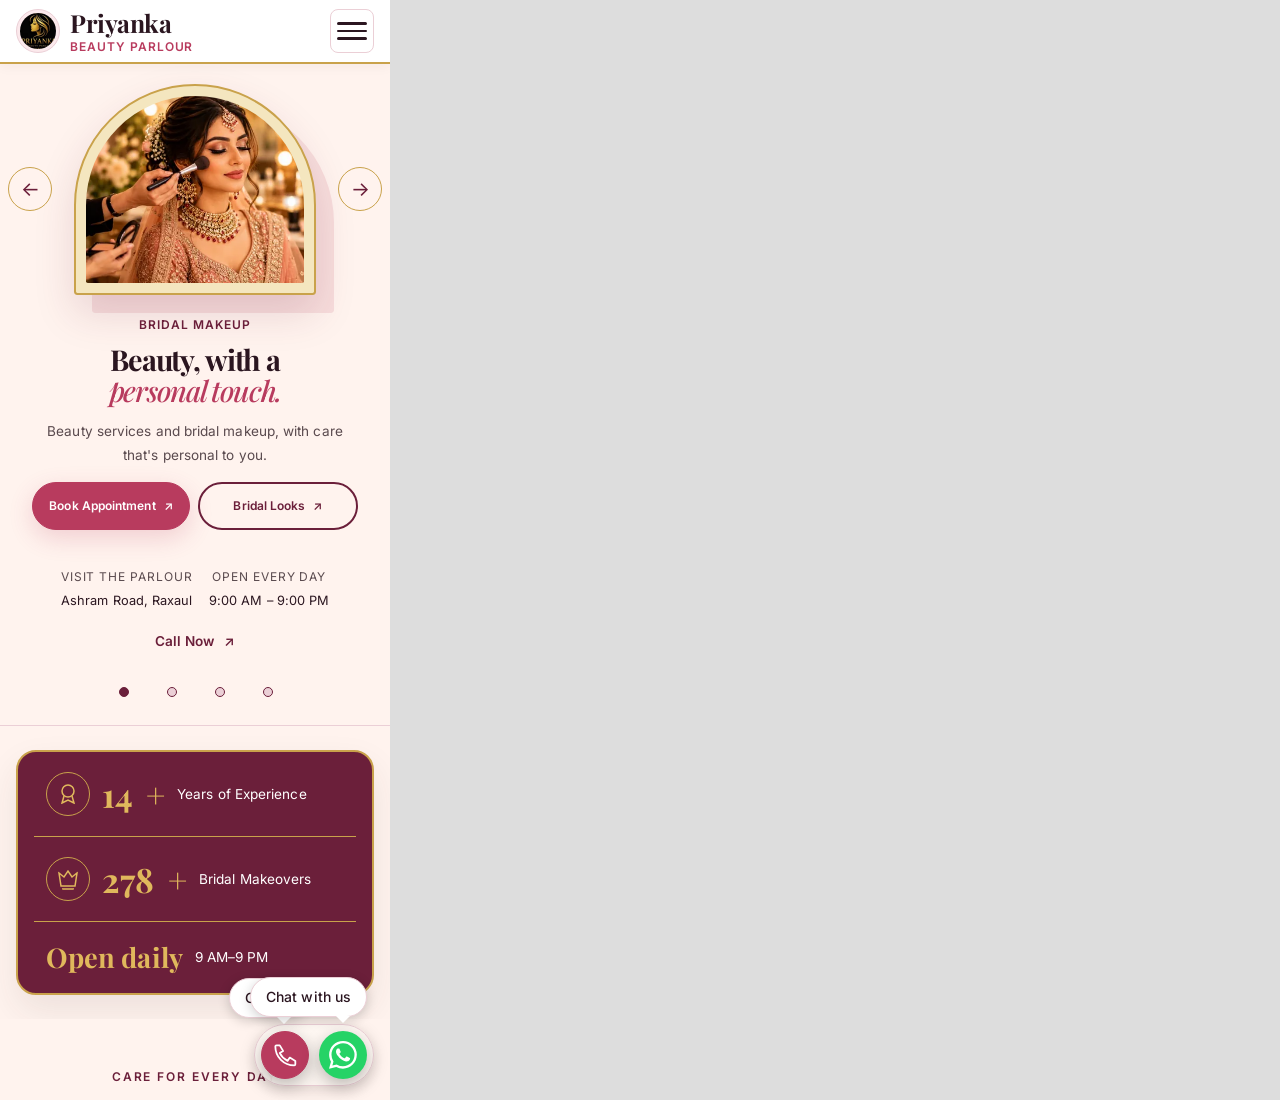
<file: audit/design-preview.html>
<!doctype html><html lang="en"><meta charset="utf-8"><title>Design preview</title>
<style>body{margin:0;background:#ddd}iframe{display:block;border:0}</style><body><script>
const q=new URLSearchParams(location.search),f=document.createElement('iframe');
f.width=q.get('width')||390;f.height=q.get('height')||1100;f.src='../'+(q.get('page')||'index')+'.html';document.body.append(f);
const timer=setInterval(()=>{const d=f.contentDocument;if(!d||d.readyState==='loading'||!d.querySelector('main'))return;clearInterval(timer);
  const s=d.createElement('style');s.textContent='*,*::before,*::after{animation:none!important;transition:none!important;scroll-behavior:auto!important}.motion-ready .reveal{opacity:1!important;transform:none!important}';d.head.append(s);
  d.querySelectorAll('.reveal').forEach(e=>e.classList.add('is-visible'));
  setTimeout(()=>{if(q.has('slide'))d.querySelectorAll('[data-hero-dot]')[Number(q.get('slide'))]?.click();const target=d.getElementById(q.get('section'))||(q.get('section')==='footer'?d.querySelector('footer'):null);if(target)f.contentWindow.scrollTo({top:target.offsetTop-90,behavior:'instant'});},1000);
},100);
</script></body></html>
</file>
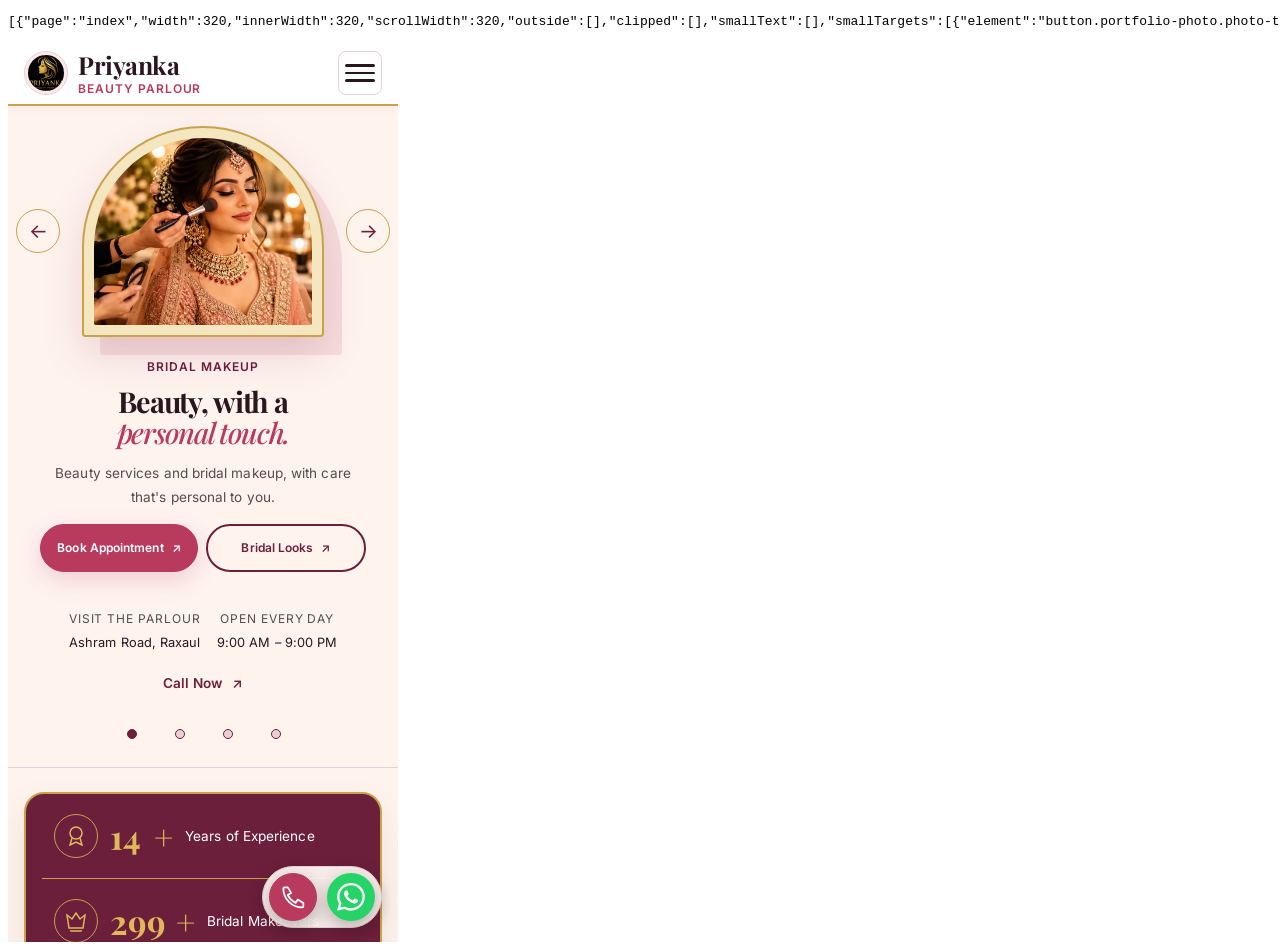
<file: audit/layout-dom.html>
<!DOCTYPE html>
<html lang="en"><head><meta charset="utf-8"><title>AUDIT COMPLETE</title>
</head><body><pre id="results">[{"page":"index","width":320,"innerWidth":320,"scrollWidth":305,"outside":[],"clipped":[],"smallText":[],"smallTargets":[],"contrast":[],"interactions":{},"reduced":true,"activeAnimations":0,"animationDetails":[],"errors":[]},{"page":"index","width":360,"innerWidth":360,"scrollWidth":345,"outside":[],"clipped":[],"smallText":[],"smallTargets":[],"contrast":[],"interactions":{},"reduced":true,"activeAnimations":0,"animationDetails":[],"errors":[]},{"page":"index","width":390,"innerWidth":390,"scrollWidth":375,"outside":[],"clipped":[],"smallText":[],"smallTargets":[],"contrast":[],"interactions":{"navOpen":true,"navReverseTrap":true,"navForwardTrap":true,"navEscape":true,"lightboxOpen":true,"lightboxEscape":true,"faqOpen":true,"faqClose":true,"heroDot":true,"heroNext":true,"heroWrap":true,"heroReverse":true,"heroStableHeight":true,"heroSwipe":true,"heroFocusPause":true,"heroFocusOutline":true,"heroReducedPause":true},"reduced":true,"activeAnimations":0,"animationDetails":[],"errors":[]},{"page":"index","width":768,"innerWidth":768,"scrollWidth":753,"outside":[],"clipped":[],"smallText":[],"smallTargets":[],"contrast":[],"interactions":{"lightboxOpen":true,"lightboxEscape":true,"faqOpen":true,"faqClose":true,"heroDot":true,"heroNext":true,"heroWrap":true,"heroReverse":true,"heroStableHeight":true,"heroSwipe":true,"heroFocusPause":true,"heroFocusOutline":true,"heroReducedPause":true},"reduced":true,"activeAnimations":0,"animationDetails":[],"errors":[]},{"page":"index","width":1024,"innerWidth":1024,"scrollWidth":1009,"outside":[],"clipped":[],"smallText":[],"smallTargets":[],"contrast":[],"interactions":{},"reduced":true,"activeAnimations":0,"animationDetails":[],"errors":[]},{"page":"index","width":1280,"innerWidth":1280,"scrollWidth":1265,"outside":[],"clipped":[],"smallText":[],"smallTargets":[],"contrast":[],"interactions":{},"reduced":true,"activeAnimations":0,"animationDetails":[],"errors":[]},{"page":"index","width":1440,"innerWidth":1440,"scrollWidth":1425,"outside":[],"clipped":[],"smallText":[],"smallTargets":[],"contrast":[],"interactions":{"lightboxOpen":true,"lightboxEscape":true,"faqOpen":true,"faqClose":true,"heroDot":true,"heroNext":true,"heroWrap":true,"heroReverse":true,"heroStableHeight":true,"heroSwipe":true,"heroFocusPause":true,"heroFocusOutline":true,"heroReducedPause":true},"reduced":true,"activeAnimations":0,"animationDetails":[],"errors":[]},{"page":"index","width":1920,"innerWidth":1920,"scrollWidth":1905,"outside":[],"clipped":[],"smallText":[],"smallTargets":[],"contrast":[],"interactions":{},"reduced":true,"activeAnimations":0,"animationDetails":[],"errors":[]},{"page":"about","width":320,"innerWidth":320,"scrollWidth":305,"outside":[],"clipped":[],"smallText":[],"smallTargets":[],"contrast":[],"interactions":{},"reduced":true,"activeAnimations":0,"animationDetails":[],"errors":[]},{"page":"about","width":360,"innerWidth":360,"scrollWidth":345,"outside":[],"clipped":[],"smallText":[],"smallTargets":[],"contrast":[],"interactions":{},"reduced":true,"activeAnimations":0,"animationDetails":[],"errors":[]},{"page":"about","width":390,"innerWidth":390,"scrollWidth":375,"outside":[],"clipped":[],"smallText":[],"smallTargets":[],"contrast":[],"interactions":{"navOpen":true,"navReverseTrap":true,"navForwardTrap":true,"navEscape":true,"lightboxOpen":true,"lightboxEscape":true,"carouselNext":true},"reduced":true,"activeAnimations":0,"animationDetails":[],"errors":[]},{"page":"about","width":768,"innerWidth":768,"scrollWidth":753,"outside":[],"clipped":[],"smallText":[],"smallTargets":[],"contrast":[],"interactions":{"lightboxOpen":true,"lightboxEscape":true,"carouselNext":true},"reduced":true,"activeAnimations":0,"animationDetails":[],"errors":[]},{"page":"about","width":1024,"innerWidth":1024,"scrollWidth":1009,"outside":[],"clipped":[],"smallText":[],"smallTargets":[],"contrast":[],"interactions":{},"reduced":true,"activeAnimations":0,"animationDetails":[],"errors":[]},{"page":"about","width":1280,"innerWidth":1280,"scrollWidth":1265,"outside":[],"clipped":[],"smallText":[],"smallTargets":[],"contrast":[],"interactions":{},"reduced":true,"activeAnimations":0,"animationDetails":[],"errors":[]},{"page":"about","width":1440,"innerWidth":1440,"scrollWidth":1425,"outside":[],"clipped":[],"smallText":[],"smallTargets":[],"contrast":[],"interactions":{"lightboxOpen":true,"lightboxEscape":true,"carouselNext":true},"reduced":true,"activeAnimations":0,"animationDetails":[],"errors":[]},{"page":"about","width":1920,"innerWidth":1920,"scrollWidth":1905,"outside":[],"clipped":[],"smallText":[],"smallTargets":[],"contrast":[],"interactions":{},"reduced":true,"activeAnimations":0,"animationDetails":[],"errors":[]},{"page":"services","width":320,"innerWidth":320,"scrollWidth":305,"outside":[],"clipped":[],"smallText":[],"smallTargets":[],"contrast":[],"interactions":{},"reduced":true,"activeAnimations":0,"animationDetails":[],"errors":[]},{"page":"services","width":360,"innerWidth":360,"scrollWidth":345,"outside":[],"clipped":[],"smallText":[],"smallTargets":[],"contrast":[],"interactions":{},"reduced":true,"activeAnimations":0,"animationDetails":[],"errors":[]},{"page":"services","width":390,"innerWidth":390,"scrollWidth":375,"outside":[],"clipped":[],"smallText":[],"smallTargets":[],"contrast":[],"interactions":{"navOpen":true,"navReverseTrap":true,"navForwardTrap":true,"navEscape":true,"lightboxOpen":true,"lightboxEscape":true},"reduced":true,"activeAnimations":0,"animationDetails":[],"errors":[]},{"page":"services","width":768,"innerWidth":768,"scrollWidth":753,"outside":[],"clipped":[],"smallText":[],"smallTargets":[],"contrast":[],"interactions":{"lightboxOpen":true,"lightboxEscape":true},"reduced":true,"activeAnimations":0,"animationDetails":[],"errors":[]},{"page":"services","width":1024,"innerWidth":1024,"scrollWidth":1009,"outside":[],"clipped":[],"smallText":[],"smallTargets":[],"contrast":[],"interactions":{},"reduced":true,"activeAnimations":0,"animationDetails":[],"errors":[]},{"page":"services","width":1280,"innerWidth":1280,"scrollWidth":1265,"outside":[],"clipped":[],"smallText":[],"smallTargets":[],"contrast":[],"interactions":{},"reduced":true,"activeAnimations":0,"animationDetails":[],"errors":[]},{"page":"services","width":1440,"innerWidth":1440,"scrollWidth":1425,"outside":[],"clipped":[],"smallText":[],"smallTargets":[],"contrast":[],"interactions":{"lightboxOpen":true,"lightboxEscape":true},"reduced":true,"activeAnimations":0,"animationDetails":[],"errors":[]},{"page":"services","width":1920,"innerWidth":1920,"scrollWidth":1905,"outside":[],"clipped":[],"smallText":[],"smallTargets":[],"contrast":[],"interactions":{},"reduced":true,"activeAnimations":0,"animationDetails":[],"errors":[]},{"page":"bridal","width":320,"innerWidth":320,"scrollWidth":305,"outside":[],"clipped":[],"smallText":[],"smallTargets":[{"element":"button.service-media.bridal-look-photo.photo-trigger.morph-photo: View look ↗","width":271,"height":12},{"element":"button.service-media.bridal-look-photo.photo-trigger.morph-photo: View look ↗","width":271,"height":12},{"element":"button.service-media.bridal-look-photo.photo-trigger.morph-photo: View look ↗","width":271,"height":12},{"element":"button.service-media.bridal-look-photo.photo-trigger.morph-photo: View look ↗","width":271,"height":12},{"element":"button.service-media.bridal-look-photo.photo-trigger.morph-photo: View look ↗","width":271,"height":12},{"element":"button.service-media.bridal-look-photo.photo-trigger.morph-photo: View look ↗","width":271,"height":12},{"element":"button.service-media.bridal-look-photo.photo-trigger.morph-photo: View look ↗","width":271,"height":12},{"element":"button.service-media.bridal-look-photo.photo-trigger.morph-photo: View look ↗","width":271,"height":12}],"contrast":[],"interactions":{},"reduced":true,"activeAnimations":0,"animationDetails":[],"errors":[]},{"page":"bridal","width":360,"innerWidth":360,"scrollWidth":345,"outside":[],"clipped":[],"smallText":[],"smallTargets":[{"element":"button.service-media.bridal-look-photo.photo-trigger.morph-photo: View look ↗","width":311,"height":12},{"element":"button.service-media.bridal-look-photo.photo-trigger.morph-photo: View look ↗","width":311,"height":12},{"element":"button.service-media.bridal-look-photo.photo-trigger.morph-photo: View look ↗","width":311,"height":12},{"element":"button.service-media.bridal-look-photo.photo-trigger.morph-photo: View look ↗","width":311,"height":12},{"element":"button.service-media.bridal-look-photo.photo-trigger.morph-photo: View look ↗","width":311,"height":12},{"element":"button.service-media.bridal-look-photo.photo-trigger.morph-photo: View look ↗","width":311,"height":12},{"element":"button.service-media.bridal-look-photo.photo-trigger.morph-photo: View look ↗","width":311,"height":12},{"element":"button.service-media.bridal-look-photo.photo-trigger.morph-photo: View look ↗","width":311,"height":12}],"contrast":[],"interactions":{},"reduced":true,"activeAnimations":0,"animationDetails":[],"errors":[]},{"page":"bridal","width":390,"innerWidth":390,"scrollWidth":375,"outside":[],"clipped":[],"smallText":[],"smallTargets":[{"element":"button.service-media.bridal-look-photo.photo-trigger.morph-photo: View look ↗","width":341,"height":12},{"element":"button.service-media.bridal-look-photo.photo-trigger.morph-photo: View look ↗","width":341,"height":12},{"element":"button.service-media.bridal-look-photo.photo-trigger.morph-photo: View look ↗","width":341,"height":12},{"element":"button.service-media.bridal-look-photo.photo-trigger.morph-photo: View look ↗","width":341,"height":12},{"element":"button.service-media.bridal-look-photo.photo-trigger.morph-photo: View look ↗","width":341,"height":12},{"element":"button.service-media.bridal-look-photo.photo-trigger.morph-photo: View look ↗","width":341,"height":12},{"element":"button.service-media.bridal-look-photo.photo-trigger.morph-photo: View look ↗","width":341,"height":12},{"element":"button.service-media.bridal-look-photo.photo-trigger.morph-photo: View look ↗","width":341,"height":12}],"contrast":[],"interactions":{"navOpen":true,"navReverseTrap":true,"navForwardTrap":true,"navEscape":true,"lightboxOpen":true,"lightboxEscape":true},"reduced":true,"activeAnimations":0,"animationDetails":[],"errors":[]},{"page":"bridal","width":768,"innerWidth":768,"scrollWidth":753,"outside":[],"clipped":[],"smallText":[],"smallTargets":[{"element":"button.service-media.bridal-look-photo.photo-trigger.morph-photo: View look ↗","width":334,"height":12},{"element":"button.service-media.bridal-look-photo.photo-trigger.morph-photo: View look ↗","width":334,"height":12},{"element":"button.service-media.bridal-look-photo.photo-trigger.morph-photo: View look ↗","width":334,"height":12},{"element":"button.service-media.bridal-look-photo.photo-trigger.morph-photo: View look ↗","width":334,"height":12},{"element":"button.service-media.bridal-look-photo.photo-trigger.morph-photo: View look ↗","width":334,"height":12},{"element":"button.service-media.bridal-look-photo.photo-trigger.morph-photo: View look ↗","width":334,"height":12},{"element":"button.service-media.bridal-look-photo.photo-trigger.morph-photo: View look ↗","width":334,"height":12},{"element":"button.service-media.bridal-look-photo.photo-trigger.morph-photo: View look ↗","width":334,"height":12}],"contrast":[],"interactions":{"lightboxOpen":true,"lightboxEscape":true},"reduced":true,"activeAnimations":0,"animationDetails":[],"errors":[]},{"page":"bridal","width":1024,"innerWidth":1024,"scrollWidth":1009,"outside":[],"clipped":[],"smallText":[],"smallTargets":[{"element":"button.service-media.bridal-look-photo.photo-trigger.morph-photo: View look ↗","width":461,"height":12},{"element":"button.service-media.bridal-look-photo.photo-trigger.morph-photo: View look ↗","width":461,"height":12},{"element":"button.service-media.bridal-look-photo.photo-trigger.morph-photo: View look ↗","width":461,"height":12},{"element":"button.service-media.bridal-look-photo.photo-trigger.morph-photo: View look ↗","width":461,"height":12},{"element":"button.service-media.bridal-look-photo.photo-trigger.morph-photo: View look ↗","width":461,"height":12},{"element":"button.service-media.bridal-look-photo.photo-trigger.morph-photo: View look ↗","width":461,"height":12},{"element":"button.service-media.bridal-look-photo.photo-trigger.morph-photo: View look ↗","width":461,"height":12},{"element":"button.service-media.bridal-look-photo.photo-trigger.morph-photo: View look ↗","width":461,"height":12}],"contrast":[],"interactions":{},"reduced":true,"activeAnimations":0,"animationDetails":[],"errors":[]},{"page":"bridal","width":1280,"innerWidth":1280,"scrollWidth":1265,"outside":[],"clipped":[],"smallText":[],"smallTargets":[{"element":"button.service-media.bridal-look-photo.photo-trigger.morph-photo: View look ↗","width":267,"height":12},{"element":"button.service-media.bridal-look-photo.photo-trigger.morph-photo: View look ↗","width":267,"height":12},{"element":"button.service-media.bridal-look-photo.photo-trigger.morph-photo: View look ↗","width":267,"height":12},{"element":"button.service-media.bridal-look-photo.photo-trigger.morph-photo: View look ↗","width":267,"height":12},{"element":"button.service-media.bridal-look-photo.photo-trigger.morph-photo: View look ↗","width":267,"height":12},{"element":"button.service-media.bridal-look-photo.photo-trigger.morph-photo: View look ↗","width":267,"height":12},{"element":"button.service-media.bridal-look-photo.photo-trigger.morph-photo: View look ↗","width":267,"height":12},{"element":"button.service-media.bridal-look-photo.photo-trigger.morph-photo: View look ↗","width":267,"height":12}],"contrast":[],"interactions":{},"reduced":true,"activeAnimations":0,"animationDetails":[],"errors":[]},{"page":"bridal","width":1440,"innerWidth":1440,"scrollWidth":1425,"outside":[],"clipped":[],"smallText":[],"smallTargets":[{"element":"button.service-media.bridal-look-photo.photo-trigger.morph-photo: View look ↗","width":267,"height":12},{"element":"button.service-media.bridal-look-photo.photo-trigger.morph-photo: View look ↗","width":267,"height":12},{"element":"button.service-media.bridal-look-photo.photo-trigger.morph-photo: View look ↗","width":267,"height":12},{"element":"button.service-media.bridal-look-photo.photo-trigger.morph-photo: View look ↗","width":267,"height":12},{"element":"button.service-media.bridal-look-photo.photo-trigger.morph-photo: View look ↗","width":267,"height":12},{"element":"button.service-media.bridal-look-photo.photo-trigger.morph-photo: View look ↗","width":267,"height":12},{"element":"button.service-media.bridal-look-photo.photo-trigger.morph-photo: View look ↗","width":267,"height":12},{"element":"button.service-media.bridal-look-photo.photo-trigger.morph-photo: View look ↗","width":267,"height":12}],"contrast":[],"interactions":{"lightboxOpen":true,"lightboxEscape":true},"reduced":true,"activeAnimations":0,"animationDetails":[],"errors":[]},{"page":"bridal","width":1920,"innerWidth":1920,"scrollWidth":1905,"outside":[],"clipped":[],"smallText":[],"smallTargets":[{"element":"button.service-media.bridal-look-photo.photo-trigger.morph-photo: View look ↗","width":267,"height":12},{"element":"button.service-media.bridal-look-photo.photo-trigger.morph-photo: View look ↗","width":267,"height":12},{"element":"button.service-media.bridal-look-photo.photo-trigger.morph-photo: View look ↗","width":267,"height":12},{"element":"button.service-media.bridal-look-photo.photo-trigger.morph-photo: View look ↗","width":267,"height":12},{"element":"button.service-media.bridal-look-photo.photo-trigger.morph-photo: View look ↗","width":267,"height":12},{"element":"button.service-media.bridal-look-photo.photo-trigger.morph-photo: View look ↗","width":267,"height":12},{"element":"button.service-media.bridal-look-photo.photo-trigger.morph-photo: View look ↗","width":267,"height":12},{"element":"button.service-media.bridal-look-photo.photo-trigger.morph-photo: View look ↗","width":267,"height":12}],"contrast":[],"interactions":{},"reduced":true,"activeAnimations":0,"animationDetails":[],"errors":[]},{"page":"courses","width":320,"innerWidth":320,"scrollWidth":305,"outside":[],"clipped":[],"smallText":[],"smallTargets":[],"contrast":[],"interactions":{},"reduced":true,"activeAnimations":0,"animationDetails":[],"errors":[]},{"page":"courses","width":360,"innerWidth":360,"scrollWidth":345,"outside":[],"clipped":[],"smallText":[],"smallTargets":[],"contrast":[],"interactions":{},"reduced":true,"activeAnimations":0,"animationDetails":[],"errors":[]},{"page":"courses","width":390,"innerWidth":390,"scrollWidth":375,"outside":[],"clipped":[],"smallText":[],"smallTargets":[],"contrast":[],"interactions":{"navOpen":true,"navReverseTrap":true,"navForwardTrap":true,"navEscape":true,"lightboxOpen":true,"lightboxEscape":true},"reduced":true,"activeAnimations":0,"animationDetails":[],"errors":[]},{"page":"courses","width":768,"innerWidth":768,"scrollWidth":753,"outside":[],"clipped":[],"smallText":[],"smallTargets":[],"contrast":[],"interactions":{"lightboxOpen":true,"lightboxEscape":true},"reduced":true,"activeAnimations":0,"animationDetails":[],"errors":[]},{"page":"courses","width":1024,"innerWidth":1024,"scrollWidth":1009,"outside":[],"clipped":[],"smallText":[],"smallTargets":[],"contrast":[],"interactions":{},"reduced":true,"activeAnimations":0,"animationDetails":[],"errors":[]},{"page":"courses","width":1280,"innerWidth":1280,"scrollWidth":1265,"outside":[],"clipped":[],"smallText":[],"smallTargets":[],"contrast":[],"interactions":{},"reduced":true,"activeAnimations":0,"animationDetails":[],"errors":[]},{"page":"courses","width":1440,"innerWidth":1440,"scrollWidth":1425,"outside":[],"clipped":[],"smallText":[],"smallTargets":[],"contrast":[],"interactions":{"lightboxOpen":true,"lightboxEscape":true},"reduced":true,"activeAnimations":0,"animationDetails":[],"errors":[]},{"page":"courses","width":1920,"innerWidth":1920,"scrollWidth":1905,"outside":[],"clipped":[],"smallText":[],"smallTargets":[],"contrast":[],"interactions":{},"reduced":true,"activeAnimations":0,"animationDetails":[],"errors":[]},{"page":"gallery","width":320,"innerWidth":320,"scrollWidth":305,"outside":[],"clipped":[],"smallText":[],"smallTargets":[],"contrast":[],"interactions":{},"reduced":true,"activeAnimations":0,"animationDetails":[],"errors":[]},{"page":"gallery","width":360,"innerWidth":360,"scrollWidth":345,"outside":[],"clipped":[],"smallText":[],"smallTargets":[],"contrast":[],"interactions":{},"reduced":true,"activeAnimations":0,"animationDetails":[],"errors":[]},{"page":"gallery","width":390,"innerWidth":390,"scrollWidth":375,"outside":[],"clipped":[],"smallText":[],"smallTargets":[],"contrast":[],"interactions":{"navOpen":true,"navReverseTrap":true,"navForwardTrap":true,"navEscape":true,"lightboxOpen":true,"lightboxEscape":true,"galleryFilter":true},"reduced":true,"activeAnimations":0,"animationDetails":[],"errors":[]},{"page":"gallery","width":768,"innerWidth":768,"scrollWidth":753,"outside":[],"clipped":[],"smallText":[],"smallTargets":[],"contrast":[],"interactions":{"lightboxOpen":true,"lightboxEscape":true,"galleryFilter":true},"reduced":true,"activeAnimations":0,"animationDetails":[],"errors":[]},{"page":"gallery","width":1024,"innerWidth":1024,"scrollWidth":1009,"outside":[],"clipped":[],"smallText":[],"smallTargets":[],"contrast":[],"interactions":{},"reduced":true,"activeAnimations":0,"animationDetails":[],"errors":[]},{"page":"gallery","width":1280,"innerWidth":1280,"scrollWidth":1265,"outside":[],"clipped":[],"smallText":[],"smallTargets":[],"contrast":[],"interactions":{},"reduced":true,"activeAnimations":0,"animationDetails":[],"errors":[]},{"page":"gallery","width":1440,"innerWidth":1440,"scrollWidth":1425,"outside":[],"clipped":[],"smallText":[],"smallTargets":[],"contrast":[],"interactions":{"lightboxOpen":true,"lightboxEscape":true,"galleryFilter":true},"reduced":true,"activeAnimations":0,"animationDetails":[],"errors":[]},{"page":"gallery","width":1920,"innerWidth":1920,"scrollWidth":1905,"outside":[],"clipped":[],"smallText":[],"smallTargets":[],"contrast":[],"interactions":{},"reduced":true,"activeAnimations":0,"animationDetails":[],"errors":[]},{"page":"contact","width":320,"innerWidth":320,"scrollWidth":305,"outside":[],"clipped":[],"smallText":[],"smallTargets":[],"contrast":[],"interactions":{},"reduced":true,"activeAnimations":0,"animationDetails":[],"errors":[]},{"page":"contact","width":360,"innerWidth":360,"scrollWidth":345,"outside":[],"clipped":[],"smallText":[],"smallTargets":[],"contrast":[],"interactions":{},"reduced":true,"activeAnimations":0,"animationDetails":[],"errors":[]},{"page":"contact","width":390,"innerWidth":390,"scrollWidth":375,"outside":[],"clipped":[],"smallText":[],"smallTargets":[],"contrast":[],"interactions":{"navOpen":true,"navReverseTrap":true,"navForwardTrap":true,"navEscape":true},"reduced":true,"activeAnimations":0,"animationDetails":[],"errors":[]},{"page":"contact","width":768,"innerWidth":768,"scrollWidth":753,"outside":[],"clipped":[],"smallText":[],"smallTargets":[],"contrast":[],"interactions":{},"reduced":true,"activeAnimations":0,"animationDetails":[],"errors":[]},{"page":"contact","width":1024,"innerWidth":1024,"scrollWidth":1009,"outside":[],"clipped":[],"smallText":[],"smallTargets":[],"contrast":[],"interactions":{},"reduced":true,"activeAnimations":0,"animationDetails":[],"errors":[]},{"page":"contact","width":1280,"innerWidth":1280,"scrollWidth":1265,"outside":[],"clipped":[],"smallText":[],"smallTargets":[],"contrast":[],"interactions":{},"reduced":true,"activeAnimations":0,"animationDetails":[],"errors":[]},{"page":"contact","width":1440,"innerWidth":1440,"scrollWidth":1425,"outside":[],"clipped":[],"smallText":[],"smallTargets":[],"contrast":[],"interactions":{},"reduced":true,"activeAnimations":0,"animationDetails":[],"errors":[]},{"page":"contact","width":1920,"innerWidth":1920,"scrollWidth":1905,"outside":[],"clipped":[],"smallText":[],"smallTargets":[],"contrast":[],"interactions":{},"reduced":true,"activeAnimations":0,"animationDetails":[],"errors":[]},{"page":"404","width":320,"innerWidth":320,"scrollWidth":305,"outside":[],"clipped":[],"smallText":[],"smallTargets":[],"contrast":[],"interactions":{},"reduced":true,"activeAnimations":0,"animationDetails":[],"errors":[]},{"page":"404","width":360,"innerWidth":360,"scrollWidth":345,"outside":[],"clipped":[],"smallText":[],"smallTargets":[],"contrast":[],"interactions":{},"reduced":true,"activeAnimations":0,"animationDetails":[],"errors":[]},{"page":"404","width":390,"innerWidth":390,"scrollWidth":375,"outside":[],"clipped":[],"smallText":[],"smallTargets":[],"contrast":[],"interactions":{"navOpen":true,"navReverseTrap":true,"navForwardTrap":true,"navEscape":true},"reduced":true,"activeAnimations":0,"animationDetails":[],"errors":[]},{"page":"404","width":768,"innerWidth":768,"scrollWidth":753,"outside":[],"clipped":[],"smallText":[],"smallTargets":[],"contrast":[],"interactions":{},"reduced":true,"activeAnimations":0,"animationDetails":[],"errors":[]},{"page":"404","width":1024,"innerWidth":1024,"scrollWidth":1009,"outside":[],"clipped":[],"smallText":[],"smallTargets":[],"contrast":[],"interactions":{},"reduced":true,"activeAnimations":0,"animationDetails":[],"errors":[]},{"page":"404","width":1280,"innerWidth":1280,"scrollWidth":1265,"outside":[],"clipped":[],"smallText":[],"smallTargets":[],"contrast":[],"interactions":{},"reduced":true,"activeAnimations":0,"animationDetails":[],"errors":[]},{"page":"404","width":1440,"innerWidth":1440,"scrollWidth":1425,"outside":[],"clipped":[],"smallText":[],"smallTargets":[],"contrast":[],"interactions":{},"reduced":true,"activeAnimations":0,"animationDetails":[],"errors":[]},{"page":"404","width":1920,"innerWidth":1920,"scrollWidth":1905,"outside":[],"clipped":[],"smallText":[],"smallTargets":[],"contrast":[],"interactions":{},"reduced":true,"activeAnimations":0,"animationDetails":[],"errors":[]}]</pre><script>
const pages = ['index','about','services','bridal','courses','gallery','contact','404'];
const widths = [320,360,390,768,1024,1280,1440,1920];
const results = [];
function inspect(frame, page, width) {
  const w = frame.contentWindow, d = w.document;
  const visible = e => e.getClientRects().length && w.getComputedStyle(e).visibility !== 'hidden' && !e.closest('[inert],[hidden],dialog:not([open]),.achievements-sr-only,.about-sr-only,.sr-only');
  const label = e => e.tagName.toLowerCase() + (e.id ? '#'+e.id : '') + '.' + [...e.classList].join('.') + ': ' + e.textContent.trim().slice(0,55);
  const reduced = w.matchMedia('(prefers-reduced-motion: reduce)').matches;
  const activeAnimations = d.getAnimations().filter(a=>a.playState==='running').length;
  const animationDetails = d.getAnimations().filter(a=>a.playState==='running').map(a=>({target:a.effect.target.className,name:a.animationName||a.transitionProperty,duration:a.effect.getTiming().duration}));
  // End reveal transitions before measuring final geometry.
  d.querySelectorAll('.reveal').forEach(e => e.classList.add('is-visible'));
  const style = d.createElement('style'); style.textContent = '*{animation:none!important;transition:none!important}'; d.head.append(style);
  const outside = [], clipped = [], smallText = [], smallTargets = [], contrast = [];
  const rgb = s => (s.match(/[\d.]+/g)||[]).map(Number);
  const luminance = c => c.slice(0,3).map(v=>{v/=255;return v<=.04045?v/12.92:((v+.055)/1.055)**2.4}).reduce((n,v,i)=>n+v*[.2126,.7152,.0722][i],0);
  const contrastCheck = e => {
    const layers=[]; let bg=[255,255,255], node=e;
    while(node){const cs=w.getComputedStyle(node);if(cs.backgroundImage!=='none')return;layers.unshift(rgb(cs.backgroundColor));node=node.parentElement;}
    for(const c of layers){const a=c.length===4?c[3]:1;bg=bg.map((v,i)=>v*(1-a)+c[i]*a);}
    const fg=rgb(w.getComputedStyle(e).color),l1=luminance(fg),l2=luminance(bg),ratio=(Math.max(l1,l2)+.05)/(Math.min(l1,l2)+.05);
    if(ratio<4.5)contrast.push({element:label(e),ratio:Math.round(ratio*100)/100});
  };
  for (const e of d.querySelectorAll('main *,header *,footer *, .floating-btn')) {
    if (!visible(e)) continue;
    const r = e.getBoundingClientRect(), s = w.getComputedStyle(e);
    if (r.width && (r.left < -1 || r.right > width + 1) && !e.closest('.about-slide:not(.is-active),.hero-art,.owner-circle,.owner-ring')) outside.push(label(e));
    const text = [...e.childNodes].some(n => n.nodeType === 3 && n.textContent.trim());
    if (text && parseFloat(s.fontSize) < 12) smallText.push(label(e));
    if(text && !e.closest('[aria-hidden="true"]'))contrastCheck(e);
    if (text && ['hidden','clip'].includes(s.overflowX) && e.scrollWidth > e.clientWidth+1) clipped.push(label(e));
    if (e.matches('a,button,summary') && (r.width < 44 || r.height < 44)) smallTargets.push({element:label(e),width:Math.round(r.width),height:Math.round(r.height)});
  }
  const interactions = {};
  if (width === 390 || width === 768 || width === 1440) {
    const key = (target,key,shiftKey=false) => target.dispatchEvent(new w.KeyboardEvent('keydown',{key,shiftKey,bubbles:true,cancelable:true}));
    if (width === 390) {
      const hamburger=d.getElementById('hamburgerBtn'), menu=d.getElementById('navMenu');
      hamburger.click();
      const controls=[...menu.querySelectorAll('a[href],button')].filter(visible), first=controls[0], last=controls.at(-1);
      interactions.navOpen=hamburger.getAttribute('aria-expanded')==='true' && menu.contains(d.activeElement);
      first.focus(); key(first,'Tab',true); interactions.navReverseTrap=d.activeElement===last;
      last.focus(); key(last,'Tab'); interactions.navForwardTrap=d.activeElement===first;
      key(d.activeElement,'Escape'); interactions.navEscape=hamburger.getAttribute('aria-expanded')==='false' && d.activeElement===hamburger;
    }
    const trigger=[...d.querySelectorAll('[data-photo]')].find(visible);
    if(trigger){
      trigger.click(); const modal=d.getElementById('lightboxModal');
      interactions.lightboxOpen=modal.open;
      key(d.activeElement,'Escape'); interactions.lightboxEscape=!modal.open && d.activeElement===trigger;
    }
    const filter=d.querySelector('[data-gallery-filter]:not([data-gallery-filter="all"])');
    if(filter){filter.click();interactions.galleryFilter=filter.getAttribute('aria-pressed')==='true' && [...d.querySelectorAll('[data-filter-gallery] [data-category]')].every(c=>c.hidden === (c.dataset.category!==filter.dataset.galleryFilter));d.querySelector('[data-gallery-filter="all"]').click()}
    const summary=d.querySelector('summary');
    if(summary){summary.click();interactions.faqOpen=summary.parentElement.open;summary.click();interactions.faqClose=!summary.parentElement.open}
    const next=d.querySelector('[data-carousel-next]');
    if(next){const root=next.closest('[data-about-carousel]'),before=root.querySelector('[data-carousel-status]').textContent;next.click();interactions.carouselNext=root.querySelector('[data-carousel-status]').textContent!==before}
    const hero=d.querySelector('[data-hero-slider]');
    if(hero){
      const slides=[...hero.querySelectorAll('[data-hero-slide]')], dots=[...hero.querySelectorAll('[data-hero-dot]')], height=hero.offsetHeight;
      dots[1].click();interactions.heroDot=slides[1].classList.contains('is-active') && slides[0].inert;
      hero.querySelector('[data-hero-next]').click();interactions.heroNext=slides[2].classList.contains('is-active');
      dots[slides.length-1].click();key(hero.querySelector('[data-hero-next]'),'ArrowRight');interactions.heroWrap=slides[0].classList.contains('is-active');
      key(hero.querySelector('[data-hero-prev]'),'ArrowLeft');interactions.heroReverse=slides[slides.length-1].classList.contains('is-active');
      interactions.heroStableHeight=hero.offsetHeight===height;
      const stage=hero.querySelector('.campaign-stage');
      stage.dispatchEvent(new w.PointerEvent('pointerdown',{pointerType:'touch',clientX:250,clientY:100,bubbles:true}));
      stage.dispatchEvent(new w.PointerEvent('pointerup',{pointerType:'touch',clientX:100,clientY:100,bubbles:true}));
      interactions.heroSwipe=slides[0].classList.contains('is-active');
      hero.querySelector('[data-hero-next]').focus();interactions.heroFocusPause=!hero.classList.contains('is-playing');
      const focusStyle=w.getComputedStyle(d.activeElement);interactions.heroFocusOutline=focusStyle.outlineStyle!=='none' && parseFloat(focusStyle.outlineWidth)>=2;
      dots[0].click();
      if(reduced)interactions.heroReducedPause=!hero.classList.contains('is-playing');
    }
  }
  return {page,width,innerWidth:w.innerWidth,scrollWidth:d.documentElement.scrollWidth,outside:[...new Set(outside)],clipped,smallText,smallTargets,contrast,interactions,reduced,activeAnimations,animationDetails,errors:w.auditErrors||[]};
}
(async () => {
  const selected = new URLSearchParams(location.search).get('page');
  for (const page of selected ? [selected] : pages) {
    for (const width of widths) {
      const f = document.createElement('iframe'); f.style.cssText=`width:${width}px;height:900px;border:0;display:block`; f.src='../'+page+'.html';
      document.body.append(f);
      await new Promise(resolve=>{const timer=setInterval(()=>{const d=f.contentDocument;if(d && d.URL.includes(page+'.html') && d.readyState!=='loading' && [...d.querySelectorAll('link[rel="stylesheet"][href^="css/"]')].every(l=>l.sheet)){clearInterval(timer);resolve()}},50)});
      await new Promise(resolve=>setTimeout(resolve,200));
      results.push(inspect(f,page,width)); document.getElementById('results').textContent=JSON.stringify(results); f.remove();
    }
  }
  document.getElementById('results').textContent=JSON.stringify(results);
  document.title='AUDIT COMPLETE';
})();
</script>
</body></html>
</file>
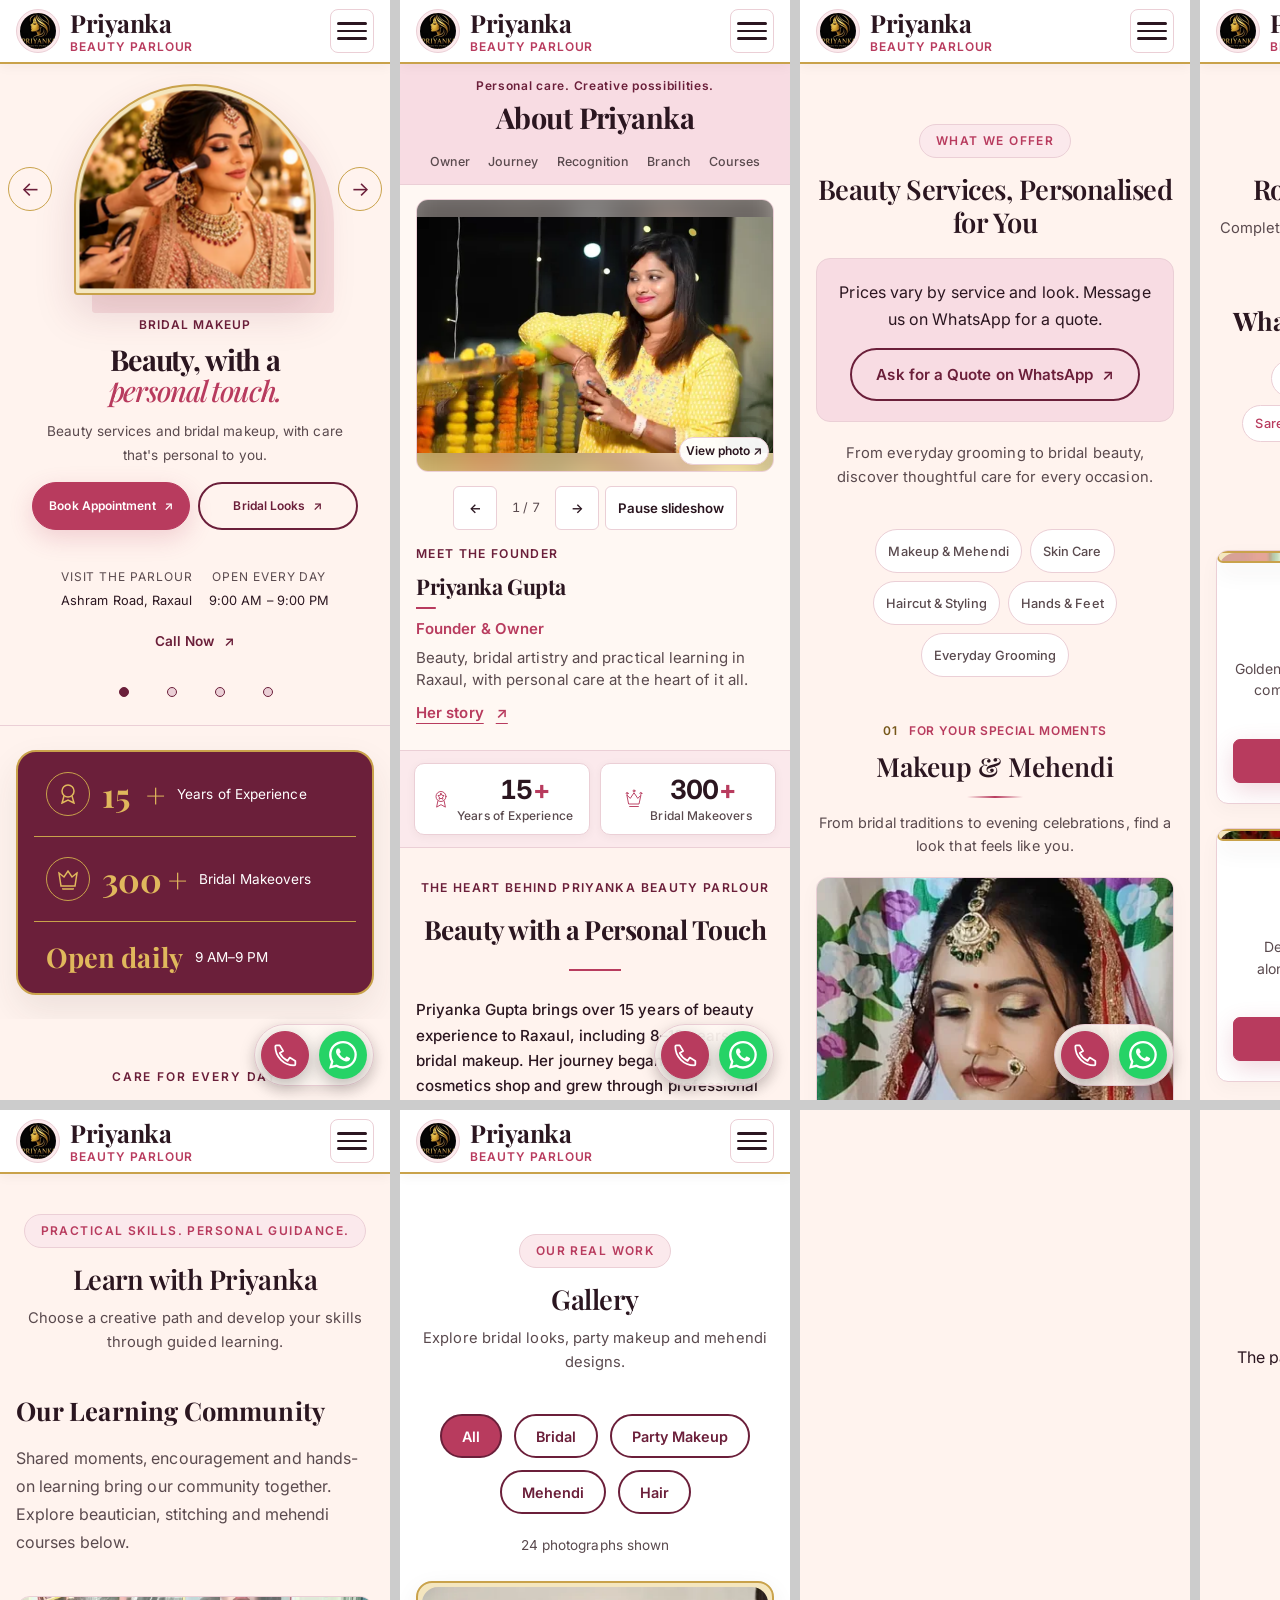
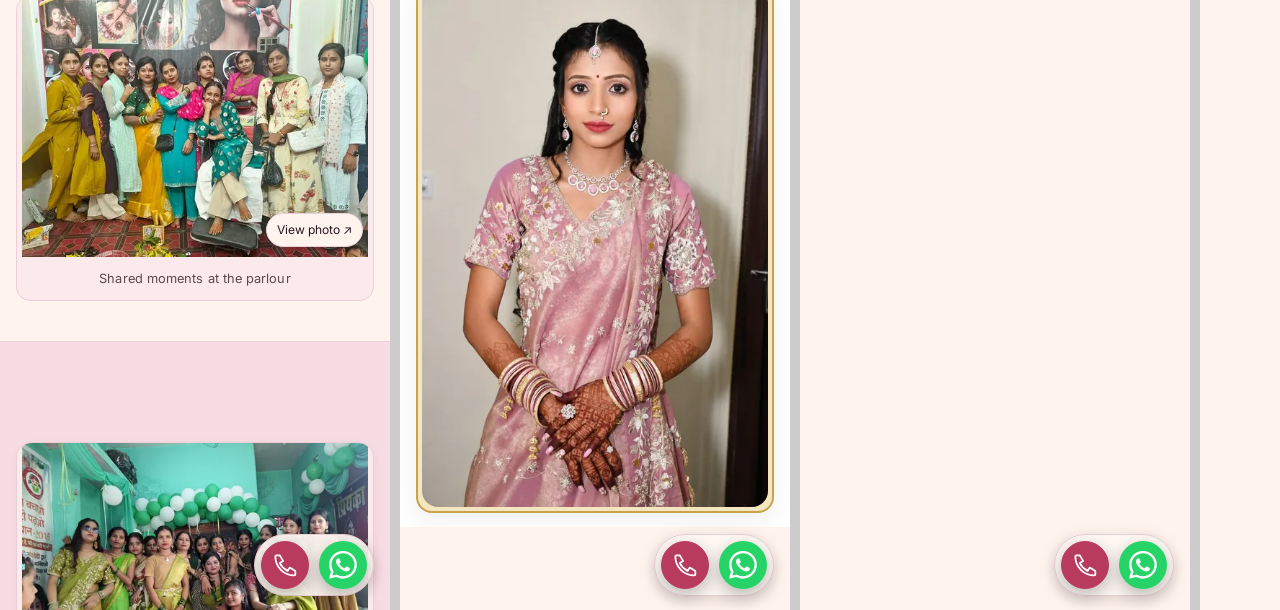
<file: audit/preview.html>
<!doctype html><html lang="en"><meta charset="utf-8"><title>Mobile audit previews</title>
<style>body{margin:0;display:grid;grid-template-columns:repeat(4,390px);gap:10px;background:#ccc}iframe{width:390px;height:1100px;border:0}</style>
<script>addEventListener('DOMContentLoaded',()=>{for(const p of ['index','about','services','bridal','courses','gallery','contact','404']){const f=document.createElement('iframe');f.src='../'+p+'.html';document.body.append(f)}})</script></html>
</file>
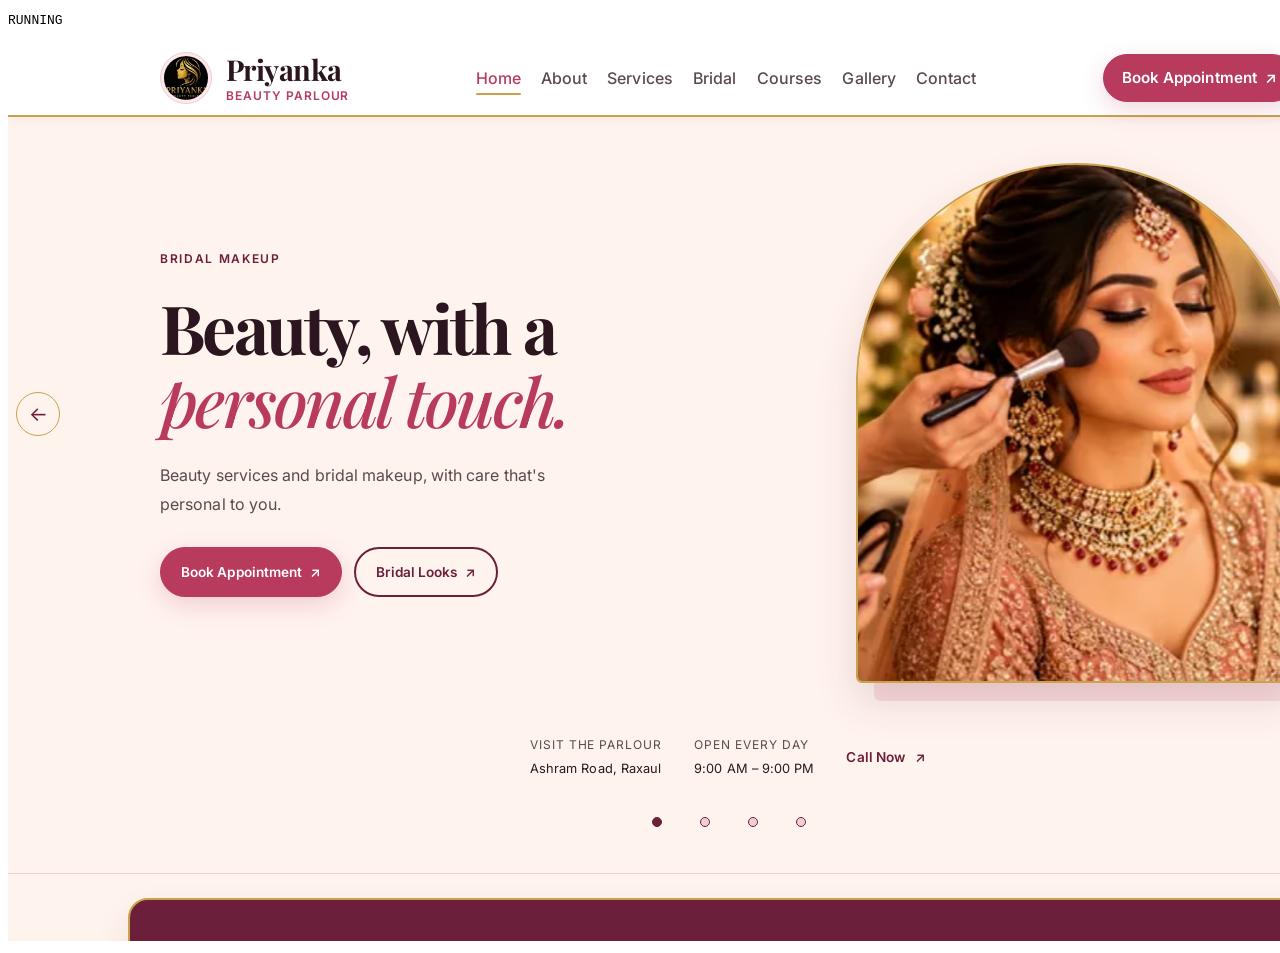
<file: audit/slider-behavior.html>
<!doctype html><html lang="en"><meta charset="utf-8"><title>Slider behavior audit</title><body><pre id="results">RUNNING</pre>
<iframe id="site" src="../index.html" width="1440" height="900" style="border:0"></iframe><script>
const frame=document.getElementById('site'),results={};
const wait=ms=>new Promise(resolve=>setTimeout(resolve,ms));
const ready=setInterval(async()=>{
 const d=frame.contentDocument,w=frame.contentWindow,root=d?.querySelector('[data-hero-slider].is-slider-ready');
 if(!root)return;clearInterval(ready);
 const active=()=>[...root.querySelectorAll('[data-hero-slide]')].findIndex(s=>s.classList.contains('is-active'));
 const publish=()=>document.getElementById('results').textContent=JSON.stringify(results);
 const height=root.offsetHeight, top=d.querySelector('.home-experience').getBoundingClientRect().top;

 root.dispatchEvent(new w.PointerEvent('pointerleave',{pointerType:'mouse'}));
 const reduced=w.matchMedia('(prefers-reduced-motion: reduce)').matches;
 const start=active(); await wait(5700);
 results.reduced=reduced;
 results.autoplay=reduced?active()===start:active()===(start+1)%root.querySelectorAll('[data-hero-slide]').length; publish();
 if(!reduced){
   root.dispatchEvent(new w.PointerEvent('pointerenter',{pointerType:'mouse'}));
   const hovered=active();await wait(5700);results.hoverContinues=active()!==hovered;publish();
   root.dispatchEvent(new w.PointerEvent('pointerleave',{pointerType:'mouse'}));
   await wait(5700);results.hoverResume=active()!==hovered;publish();
   root.querySelector('[data-hero-next]').focus();const focused=active();
   await wait(5700);results.focusPause=active()===focused;publish();

 }
 const beforeManual=active();root.querySelector('[data-hero-next]').click();results.manualControl=active()===(beforeManual+1)%root.querySelectorAll('[data-hero-slide]').length;
 results.stableHeroHeight=root.offsetHeight===height;
 results.stableFollowingSection=d.querySelector('.home-experience').getBoundingClientRect().top===top;
 results.errors=w.auditErrors;publish();document.title='SLIDER AUDIT COMPLETE';
},100);
</script></body></html>
</file>
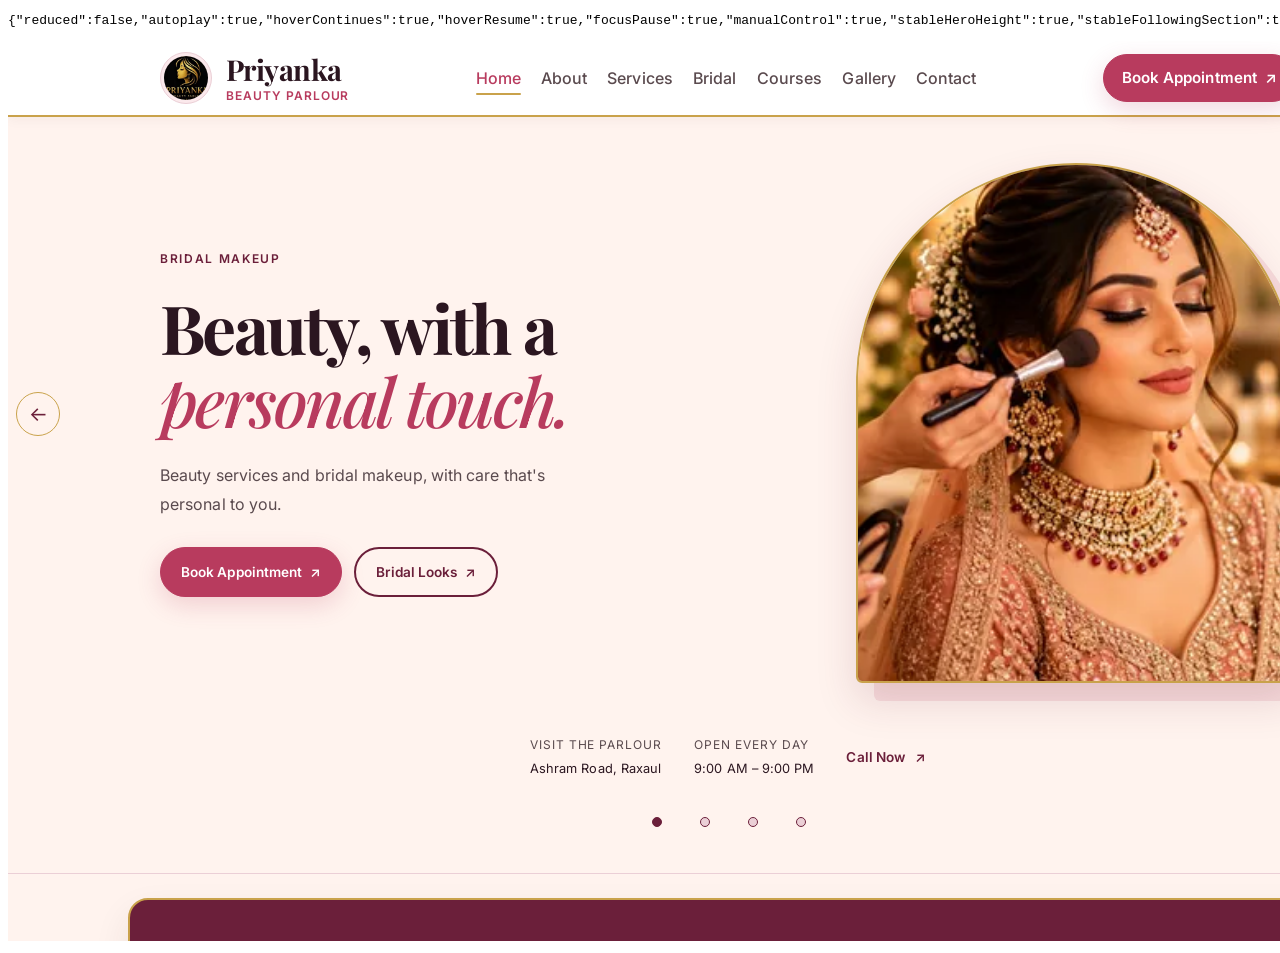
<file: audit/slider-dom.html>
<!DOCTYPE html>
<html lang="en"><head><meta charset="utf-8"><title>SLIDER AUDIT COMPLETE</title></head><body><pre id="results">{"reduced":false,"autoplay":true,"hoverContinues":true,"hoverResume":true,"focusPause":true,"manualControl":true,"stableHeroHeight":true,"stableFollowingSection":true,"errors":[]}</pre>
<iframe id="site" src="../index.html" width="1440" height="900" style="border:0"></iframe><script>
const frame=document.getElementById('site'),results={};
const wait=ms=>new Promise(resolve=>setTimeout(resolve,ms));
const ready=setInterval(async()=>{
 const d=frame.contentDocument,w=frame.contentWindow,root=d?.querySelector('[data-hero-slider].is-slider-ready');
 if(!root)return;clearInterval(ready);
 const active=()=>[...root.querySelectorAll('[data-hero-slide]')].findIndex(s=>s.classList.contains('is-active'));
 const publish=()=>document.getElementById('results').textContent=JSON.stringify(results);
 const height=root.offsetHeight, top=d.querySelector('.home-experience').getBoundingClientRect().top;

 root.dispatchEvent(new w.PointerEvent('pointerleave',{pointerType:'mouse'}));
 const reduced=w.matchMedia('(prefers-reduced-motion: reduce)').matches;
 const start=active(); await wait(5700);
 results.reduced=reduced;
 results.autoplay=reduced?active()===start:active()===(start+1)%root.querySelectorAll('[data-hero-slide]').length; publish();
 if(!reduced){
   root.dispatchEvent(new w.PointerEvent('pointerenter',{pointerType:'mouse'}));
   const hovered=active();await wait(5700);results.hoverContinues=active()!==hovered;publish();
   root.dispatchEvent(new w.PointerEvent('pointerleave',{pointerType:'mouse'}));
   await wait(5700);results.hoverResume=active()!==hovered;publish();
   root.querySelector('[data-hero-next]').focus();const focused=active();
   await wait(5700);results.focusPause=active()===focused;publish();

 }
 const beforeManual=active();root.querySelector('[data-hero-next]').click();results.manualControl=active()===(beforeManual+1)%root.querySelectorAll('[data-hero-slide]').length;
 results.stableHeroHeight=root.offsetHeight===height;
 results.stableFollowingSection=d.querySelector('.home-experience').getBoundingClientRect().top===top;
 results.errors=w.auditErrors;publish();document.title='SLIDER AUDIT COMPLETE';
},100);
</script>
</body></html>
</file>
<file: css/tokens.css>
/* Tokens styles. Preserve rule order within this file. */

:root {
  /* Existing spacing and type values, centralised without changing their size. */
  --space-4: 4px;
  --space-8: 8px;
  --space-12: 12px;
  --space-16: 16px;
  --space-20: 20px;
  --space-24: 24px;
  --space-32: 32px;
  --space-40: 40px;
  --space-48: 48px;
  --text-xs: .75rem;
  --text-sm: .85rem;
  --text-base: 1rem;
  --text-lg: 1.35rem;

  --color-bg: #FFF3EE;
  --color-bg-alt: #F8DCE3;
  --color-panel: #FBE9EC;
  --color-card-bg: #FFFFFF;
  --color-pink-soft: var(--color-bg-alt);
  --color-pink-mid: var(--color-panel);
  --color-pink-deep: var(--color-deep);
  --color-pink-accent: var(--color-primary);
  --color-primary: #B83B5E;
  --color-primary-hover: #6B1F3A;
  --color-deep: #6B1F3A;
  --color-ink: #2B1620;
  --color-gold-ink: #765719;
  --color-deep-gradient: linear-gradient(135deg, #6B1F3A, #B83B5E);
  --shadow-rose: 0 8px 24px rgba(184, 59, 94, .20);
  --color-primary-text: #FFFFFF;
  --color-gold: #C9A24B;
  --color-gold-bright: #E0B85C;
  --color-gold-light: #F4E6BF;
  --color-gold-gradient: linear-gradient(135deg, #C9A24B, #E0B85C);
  --color-gold-border: #C9A24B;
  --color-text-dark: #2B1620;
  --color-text-muted: #5A4A4E;
  --color-border: #EBCFD6;
  --color-border-light: var(--color-border);
  --color-whatsapp: #25D366;
  --color-whatsapp-hover: #1EBE5B;
  --color-instagram: #E1306C;
  --color-facebook: #1877F2;
  --font-royal: 'Playfair Display', Georgia, serif;
  --font-heading: 'Playfair Display', Georgia, serif;
  --font-script: 'Playfair Display', Georgia, serif;
  --font-accent: 'Inter', Arial, sans-serif;
  --font-body: 'Inter', -apple-system, BlinkMacSystemFont, 'Segoe UI', Arial, sans-serif;
  --shadow-sm: 0 2px 10px rgba(56, 43, 43, 0.05);
  --shadow-md: 0 8px 24px rgba(56, 43, 43, 0.07);
  --shadow-lg: 0 16px 36px rgba(56, 43, 43, 0.09);
  --shadow-gold: 0 4px 14px rgba(201, 162, 75, 0.2);
  --radius-sm: 8px;
  --radius-md: 14px;
  --radius-lg: 20px;
  --radius-full: 9999px;
  --transition: transform .22s ease, opacity .22s ease;
  --header-height: 76px;
  --container-max: 1200px;
  --container-pad: clamp(16px, 4vw, 32px);
  --nav-offset: calc(var(--header-height) + 20px);
}

@media (max-width: 992px) {
  :root {
    --header-height: 64px;
  }
}
</file>
<file: css/base.css>
/* Base styles. Preserve rule order within this file. */

*, *::before, *::after {
  margin: 0;
  padding: 0;
  box-sizing: border-box;
}

html {
  scroll-behavior: smooth;
  font-size: 16px;
  overflow-x: hidden;
  max-width: 100%;
}

body {
  font-family: var(--font-body);
  line-height: 1.65;
  overflow-x: hidden;
  max-width: 100%;
  position: relative;
  -webkit-font-smoothing: antialiased;
  -moz-osx-font-smoothing: grayscale;
}

a {
  text-decoration: none;
  color: inherit;
  transition: var(--transition);
}

img {
  max-width: 100%;
  height: auto;
  display: block;
}

ul {
  list-style: none;
}

button, input, select, textarea {
  font-family: inherit;
}

h1, h2, h3, h4, h5, h6 {
  font-family: var(--font-heading);
  color: var(--color-text-dark);
  font-weight: 700;
  line-height: 1.25;
}

p {
  font-family: var(--font-body);
  line-height: 1.65;
}

@media (prefers-reduced-motion: reduce) {
  html {
    scroll-behavior: auto;
  }

  *, *::before, *::after {
    animation: none !important;
    transition: none !important;
    scroll-behavior: auto !important;
  }
}

body {
  padding-top: var(--header-height);
}

@media (max-width: 992px) {
  body {
    padding-top: var(--header-height);
  }
}

::selection {
  background: var(--color-border);
  color: var(--color-text-dark);
}

body {
  letter-spacing: .005em;
  background-color: var(--color-bg);
  color: var(--color-text-dark);
}
</file>
<file: css/layout.css>
/* Layout styles. Preserve rule order within this file. */

.container, .about-shell {
  width: 100%;
  max-width: var(--container-max);
  margin-inline: auto;
  padding-inline: var(--container-pad);
}

.text-center {
  text-align: center;
}

.category-grid {
  display: grid;
  grid-template-columns: repeat(3, minmax(0, 1fr));
  gap: 26px;
  align-items: stretch;
}

.category-grid--pair {
  grid-template-columns: repeat(2, minmax(0, 1fr));
  max-width: calc((100% - 52px) / 3 * 2 + 26px);
  margin-inline: auto;
}

@media (max-width: 900px) {
  .category-grid {
    grid-template-columns: repeat(2, minmax(0, 1fr));
    gap: 22px;
  }

  .category-grid--pair {
    max-width: none;
  }
}

.location-grid {
  display: grid;
  grid-template-columns: 1fr 1fr;
  gap: clamp(24px, 4vw, 40px);
  align-items: stretch;
}

@media (max-width: 992px) {
  .location-grid {
    grid-template-columns: 1fr;
    gap: 30px;
  }
}

@media (min-width: 601px) and (max-width: 900px) {
  .category-grid {
    grid-template-columns: repeat(3, minmax(0, 1fr));
    gap: var(--space-16);
  }

  .category-grid--pair {
    grid-template-columns: repeat(2, minmax(0, 1fr));
    max-width: 660px;
  }
}

@media (max-width: 600px) {
  .category-grid, .category-grid--pair {
    grid-template-columns: minmax(0, 1fr);
    gap: var(--space-24);
    width: 100%;
    max-width: 420px;
    margin-inline: auto;
  }
}

@media (max-width: 339px) {
  .category-grid {
    grid-template-columns: minmax(0, 1fr);
  }
}
</file>
<file: css/components.css>
/* Components styles. Preserve rule order within this file. */

.skip-link {
  position: fixed;
  top: 10px;
  left: 16px;
  z-index: 2300;
  padding: 12px 20px;
  background: var(--color-card-bg);
  color: var(--color-text-dark);
  border: 2px solid var(--color-gold);
  border-radius: var(--radius-sm);
  transform: translateY(calc(-100% - 20px));
}

.skip-link:focus {
  transform: none;
}

.skip-link:focus-visible {
  outline: 3px solid var(--color-gold);
  outline-offset: 4px;
}

.main-header a:focus-visible, .main-header button:focus-visible {
  outline: 3px solid var(--color-gold);
}

main#main-content, section[id], .service-category[id] {
  scroll-margin-top: var(--nav-offset);
}

html.nav-open {
  overflow: hidden;
}

.section-badge {
  display: inline-block;
  font-family: var(--font-body);
  text-transform: uppercase;
  margin-bottom: 14px;
}

.section-title {
  font-family: var(--font-heading);
  margin-bottom: var(--space-12);
  word-break: break-word;
}

.section-subtitle {
  font-family: var(--font-body);
  color: var(--color-text-muted);
  font-size: clamp(0.92rem, 1.8vw, 1.05rem);
  max-width: 620px;
  margin: 0 auto 40px auto;
  line-height: 1.6;
}

.section-header {
  margin-bottom: 45px;
}

.btn {
  display: inline-flex;
  align-items: center;
  justify-content: center;
  gap: var(--space-8);
  font-family: var(--font-body);
  font-weight: 600;
  font-size: 0.95rem;
  padding: 12px 24px;
  border-radius: var(--radius-full);
  cursor: pointer;
  border: none;
  text-align: center;
  position: relative;
  overflow: hidden;
  min-height: 44px;
  user-select: none;
  -webkit-tap-highlight-color: transparent;
}

.btn-royal-gold {
  box-shadow: var(--shadow-sm);
  border: 1px solid var(--color-primary);
}

.btn-white-glass {
  background: #FFFFFF;
  color: var(--color-text-dark);
  border: 1.5px solid var(--color-border);
  box-shadow: var(--shadow-sm);
}

.btn-gold-outline {
  background: transparent;
  color: var(--color-primary);
  border: 1.5px solid var(--color-primary);
  font-weight: 600;
}

.btn-sm {
  font-size: 0.85rem;
  padding: 8px 18px;
  min-height: 38px;
}

.btn-lg {
  font-size: 1.05rem;
  padding: 14px 28px;
  min-height: 50px;
}

.social-svg {
  display: inline-block;
  vertical-align: middle;
  flex-shrink: 0;
  transition: var(--transition);
}

.ig-icon {
  color: var(--color-instagram);
}

.fb-icon {
  color: var(--color-facebook);
}

.nav-container {
  display: flex;
  justify-content: space-between;
  align-items: center;
  height: 100%;
  gap: var(--space-16);
}

.brand-logo {
  display: flex;
  align-items: center;
  gap: var(--space-12);
  flex-shrink: 0;
  text-decoration: none;
}

.logo-ring {
  width: 48px;
  height: 48px;
  border-radius: 50%;
  padding: 2.5px;
  background: var(--color-gold-gradient);
  display: flex;
  align-items: center;
  justify-content: center;
  transition: var(--transition);
  flex-shrink: 0;
}

.brand-logo-img {
  width: 100%;
  height: 100%;
  border-radius: 50%;
  object-fit: cover;
  background: #000;
}

.brand-text-block {
  display: flex;
  flex-direction: column;
  justify-content: center;
}

.brand-name-gold {
  font-family: var(--font-heading);
  font-size: clamp(1.35rem, 2.5vw, 1.6rem);
  background: none;
  color: var(--color-text-dark);
  -webkit-background-clip: text;
  -webkit-text-fill-color: currentColor;
  display: block;
  line-height: 1.1;
}

.brand-tag-royal {
  font-family: var(--font-accent);
  font-size: var(--text-xs);
  font-weight: 700;
  letter-spacing: 2.4px;
  color: var(--color-gold-ink);
  text-transform: uppercase;
  display: block;
  margin-top: 2px;
  line-height: 1;
}

.nav-menu {
  display: flex;
  align-items: center;
  justify-content: center;
  gap: clamp(12px, 1.6vw, 22px);
  margin: 0 auto;
}

.nav-link {
  font-family: var(--font-body);
  font-size: 0.90rem;
  font-weight: 500;
  color: var(--color-text-muted);
  position: relative;
  padding: 8px 0;
  white-space: nowrap;
  transition: none;
  line-height: 1.2;
}

.mobile-only {
  display: none;
}

.hamburger-btn {
  display: none;
  flex-direction: column;
  justify-content: center;
  gap: 5px;
  width: 44px;
  height: 44px;
  padding: 10px 8px;
  background: transparent;
  border: 1.5px solid var(--color-border);
  border-radius: var(--radius-sm);
  cursor: pointer;
  z-index: 1002;
  transition: var(--transition);
  -webkit-tap-highlight-color: transparent;
}

@media (hover: hover) {
.hamburger-btn:hover {
  background: var(--color-pink-soft);
  border-color: var(--color-pink-deep);
}
}


.hamburger-btn span {
  width: 100%;
  height: 2.5px;
  background-color: var(--color-text-dark);
  border-radius: 10px;
  transition: transform 0.28s ease, opacity 0.2s ease;
  transform-origin: center;
  display: block;
}

.nav-backdrop {
  position: fixed;
  inset: 0;
  width: 100%;
  height: 100%;
  background: rgba(53, 34, 30, 0.45);
  opacity: 0;
  visibility: hidden;
  pointer-events: none;
  transition: opacity 0.28s cubic-bezier(0.4, 0, 0.2, 1);
  z-index: 1000;
}

.nav-backdrop.active {
  opacity: 1;
  visibility: visible;
  pointer-events: auto;
}

body.nav-open {
  overflow: hidden;
  touch-action: none;
}

.hero-section {
  position: relative;
  padding: clamp(48px, 6vw, 76px) 0;
  background: var(--color-bg);
}

.services-section {
  padding: clamp(60px, 8vw, 95px) 0;
}

.service-category-nav {
  display: flex;
  flex-wrap: wrap;
  justify-content: center;
  gap: 10px;
  margin: 0 auto clamp(44px, 6vw, 70px);
}

.service-category-nav a {
  display: inline-flex;
  align-items: center;
  min-height: 44px;
  padding: 10px 18px;
  border: 1px solid var(--color-border);
  border-radius: 999px;
  background: var(--color-card-bg);
  color: var(--color-text-muted);
  font-size: 0.84rem;
  font-weight: 500;
}

@media (hover: hover) {
.service-category-nav a:hover {
  border-color: var(--color-pink-deep);
  color: var(--color-pink-accent);
}
}


.service-category {
  scroll-margin-top: var(--nav-offset);
  margin-bottom: clamp(56px, 8vw, 92px);
}

.service-category + .service-category {
  padding-top: clamp(42px, 6vw, 70px);
  border-top: 1px solid var(--color-border);
}

.service-category-header {
  max-width: 640px;
  margin: 0 auto 32px;
}

.service-category-eyebrow {
  color: var(--color-pink-accent);
  font-size: var(--text-xs);
  font-weight: 600;
  line-height: 1.6;
  letter-spacing: 0.1em;
  text-transform: uppercase;
  margin-bottom: 10px;
}

.service-category-eyebrow span {
  color: var(--color-gold-ink);
  margin-right: var(--space-8);
}

.service-category-header :is(h2, h3) {
  font-family: var(--font-heading);
  color: var(--color-text-dark);
  font-size: clamp(1.85rem, 3.4vw, 2.7rem);
  font-weight: 600;
  line-height: 1.2;
  margin-bottom: 13px;
}

.service-category-intro {
  color: var(--color-text-muted);
  font-size: 0.95rem;
  line-height: 1.7;
}

.service-card {
  display: flex;
  flex-direction: column;
  min-width: 0;
  border: 1px solid var(--color-border);
  border-radius: 16px;
  overflow: hidden;
  box-shadow: 0 6px 20px rgba(53, 34, 30, 0.035);
  transition: transform 220ms ease;
}

.service-media {
  position: relative;
  aspect-ratio: 4 / 5;
  overflow: hidden;
  flex-shrink: 0;
  background: var(--color-pink-soft);
}

.service-media img {
  position: absolute;
  inset: 0;
  display: block;
  width: 100%;
  height: 100%;
  object-fit: cover;
  object-position: center;
  transition: transform 400ms ease;
}

.service-media--haircut img {
  object-position: 50% 35%;
}

.service-media--pedicure img {
  object-position: 50% 52%;
}

.service-media--mehendi img {
  object-position: 50% 58%;
}

.service-media--bridal img {
  object-position: 50% 28%;
}

.service-content {
  display: flex;
  flex: 1;
  flex-direction: column;
  padding: clamp(22px, 2.5vw, 30px) clamp(20px, 2.2vw, 28px) 28px;
}

.service-tag {
  color: var(--color-pink-accent);
  font-size: var(--text-xs);
  line-height: 1.5;
  font-weight: 600;
  text-transform: uppercase;
  letter-spacing: 0.1em;
  margin-bottom: 9px;
}

.service-name {
  font-family: var(--font-heading);
  font-size: clamp(1.35rem, 2.1vw, 1.6rem);
  font-weight: 600;
  line-height: 1.3;
  color: var(--color-text-dark);
  margin-bottom: 14px;
}

.service-desc {
  font-size: 0.9rem;
  color: var(--color-text-muted);
  line-height: 1.75;
  margin-bottom: var(--space-24);
  flex-grow: 1;
}

.service-book-link {
  display: inline-flex;
  align-items: center;
  justify-content: center;
  gap: var(--space-20);
  min-height: 46px;
  padding: 11px 22px;
  border: 1px solid var(--color-pink-accent);
  border-radius: 7px;
  font-size: 0.85rem;
  font-weight: 600;
  margin-top: auto;
}

.service-book-link:focus-visible, .service-category-nav a:focus-visible {
  outline: 3px solid var(--color-gold);
  outline-offset: 4px;
}

@media (hover: hover) and (prefers-reduced-motion: no-preference) {
  .service-card:hover {
    transform: translateY(-4px);
    box-shadow: 0 12px 30px rgba(53, 34, 30, 0.09);
  }

  .service-card:hover .service-media img {
    transform: scale(1.025);
  }
}

@media (max-width: 600px) {
  .service-category-nav {
    gap: var(--space-8);
  }

  .service-category-nav a {
    padding-inline: var(--space-12);
  }
}

@media (prefers-reduced-motion: reduce) {
  .service-card, .service-media img, .service-book-link, .service-category-nav a {
    transition: none;
  }
}

.services-cta-banner {
  border-radius: var(--radius-lg);
  padding: clamp(24px, 4vw, 36px) clamp(20px, 4vw, 40px);
  display: flex;
  align-items: center;
  justify-content: space-between;
  flex-wrap: wrap;
  gap: var(--space-20);
}

.cta-banner-text {
  flex: 1 1 320px;
}

.cta-banner-text h3 {
  font-family: var(--font-heading);
  font-size: clamp(1.2rem, 2.5vw, 1.35rem);
  font-weight: 700;
  color: var(--color-text-dark);
  margin-bottom: 6px;
}

.cta-banner-text p {
  font-size: 0.92rem;
  color: var(--color-text-muted);
}

.cta-banner-buttons {
  display: flex;
  align-items: center;
  gap: var(--space-12);
  flex-wrap: wrap;
}

.location-section {
  padding: clamp(60px, 8vw, 95px) 0;
  background: var(--color-bg);
}

.location-card {
  background: var(--color-card-bg);
  border: 1.5px solid var(--color-border);
  border-radius: var(--radius-lg);
  padding: clamp(24px, 4vw, 38px);
  box-shadow: var(--shadow-sm);
  display: flex;
  flex-direction: column;
}

.location-icon-badge {
  width: 50px;
  height: 50px;
  border-radius: 50%;
  background: var(--color-gold-light);
  display: flex;
  align-items: center;
  justify-content: center;
  font-size: 1.6rem;
  margin-bottom: 14px;
  border: 1px solid var(--color-gold-border);
  flex-shrink: 0;
}

.location-shop-title {
  font-family: var(--font-heading);
  font-size: clamp(1.3rem, 2.5vw, 1.5rem);
  font-weight: 700;
  color: var(--color-text-dark);
  margin-bottom: var(--space-12);
}

.address-text {
  font-size: clamp(0.92rem, 1.8vw, 1rem);
  color: var(--color-text-dark);
  margin-bottom: 22px;
  line-height: 1.65;
  word-break: break-word;
}

.location-detail-list {
  display: flex;
  flex-direction: column;
  gap: var(--space-12);
  margin-bottom: 26px;
  padding: 16px 0;
  border-top: 1px solid var(--color-border-light);
  border-bottom: 1px solid var(--color-border-light);
}

.detail-row {
  display: flex;
  align-items: center;
  gap: var(--space-12);
  font-size: 0.94rem;
  color: var(--color-text-muted);
  flex-wrap: wrap;
}

.detail-row a {
  color: var(--color-gold-ink);
  font-weight: 600;
  word-break: break-all;
}

.detail-row .icon {
  font-size: 1.15rem;
  flex-shrink: 0;
}

.location-buttons {
  display: flex;
  flex-wrap: wrap;
  gap: var(--space-12);
  margin-top: auto;
}

.map-wrapper {
  border-radius: var(--radius-lg);
  overflow: hidden;
  box-shadow: var(--shadow-sm);
  height: 100%;
  min-height: clamp(280px, 45vw, 400px);
}

.map-wrapper iframe {
  width: 100%;
  height: 100%;
  border: 0;
}

.contact-section {
  padding: clamp(60px, 8vw, 95px) 0;
  background: var(--color-card-bg);
}

.contact-card-box {
  background: var(--color-bg);
  border: 2px solid var(--color-border);
  border-radius: var(--radius-lg);
  padding: clamp(26px, 4vw, 48px);
  box-shadow: var(--shadow-md);
  display: grid;
  grid-template-columns: 1fr;
  max-width: 820px;
  margin: 0 auto;
}

.contact-text .section-title {
  margin-bottom: 14px;
}

.contact-lead {
  font-size: clamp(0.94rem, 1.8vw, 1.02rem);
  color: var(--color-text-muted);
  margin-bottom: 26px;
  line-height: 1.65;
}

.contact-channels {
  display: flex;
  flex-direction: column;
  gap: 14px;
  margin-bottom: 28px;
}

.channel-box {
  display: flex;
  align-items: center;
  gap: var(--space-16);
  background: var(--color-card-bg);
  padding: 14px 20px;
  border-radius: var(--radius-md);
  border: 1px solid var(--color-border-light);
  box-shadow: var(--shadow-sm);
}

.channel-icon-pill {
  width: 44px;
  height: 44px;
  border-radius: 12px;
  background: var(--color-pink-soft);
  display: flex;
  align-items: center;
  justify-content: center;
  font-size: 1.4rem;
  flex-shrink: 0;
}

.wa-pill {
  background: rgba(37, 211, 102, 0.15);
}

.ig-channel-icon {
  background: radial-gradient(circle at 30% 107%, #fdf497 0%, #fdf497 5%, #fd5949 45%, #d6249f 60%, #285AEB 90%);
  color: #FFFFFF;
  width: 44px;
  height: 44px;
  border-radius: 12px;
  display: flex;
  align-items: center;
  justify-content: center;
  box-shadow: 0 4px 10px rgba(225, 48, 108, 0.25);
  flex-shrink: 0;
}

.fb-channel-icon {
  background: #1877F2;
  color: #FFFFFF;
  width: 44px;
  height: 44px;
  border-radius: 12px;
  display: flex;
  align-items: center;
  justify-content: center;
  box-shadow: 0 4px 10px rgba(24, 119, 242, 0.25);
  flex-shrink: 0;
}

.channel-info .label {
  display: block;
  font-size: 0.76rem;
  font-weight: 600;
  color: var(--color-text-muted);
  text-transform: uppercase;
  letter-spacing: 0.5px;
}

.channel-info .value {
  font-size: clamp(0.96rem, 2vw, 1.05rem);
  font-weight: 700;
  color: var(--color-text-dark);
  word-break: break-word;
}

@media (hover: hover) {
.channel-info a.value:hover {
  color: var(--color-gold-ink);
}
}


.contact-cta-row {
  display: flex;
  flex-wrap: wrap;
  gap: var(--space-12);
}

.main-footer {
  color: var(--color-text-dark);
  padding: 36px 0 0;
  border-top: 1px solid var(--color-border);
}

.footer-container {
  display: grid;
  grid-template-columns: minmax(0, 1.05fr) minmax(0, .72fr) minmax(0, 1.2fr) minmax(0, .9fr);
  gap: clamp(20px, 2.4vw, 32px);
  padding-bottom: 28px;
}

.main-footer .footer-col {
  min-width: 0;
}

.main-footer a {
  color: var(--color-text-muted);
}

.main-footer a:focus-visible {
  outline: 2px solid var(--color-primary);
  outline-offset: 4px;
  border-radius: 4px;
}

.footer-brand-header {
  display: inline-flex;
  align-items: center;
  gap: 14px;
  max-width: 100%;
}

.footer-logo-ring {
  width: 56px;
  height: 56px;
  flex-shrink: 0;
  border-radius: 50%;
  border: 1px solid var(--color-border);
  padding: 3px;
  background: #FFFFFF;
}

.footer-logo-img {
  display: block;
  width: 100%;
  height: 100%;
  border-radius: 50%;
  object-fit: cover;
}

.footer-wordmark {
  min-width: 0;
}

.footer-logo-name {
  display: block;
  font-family: var(--font-heading);
  font-weight: 700;
  line-height: 1.05;
}

.footer-logo-sub {
  display: block;
  font-weight: 700;
  text-transform: uppercase;
  padding-left: 5px;
}

.footer-tagline {
  margin: 12px 0 6px;
  font-family: var(--font-heading);
  font-size: 1.2rem;
  font-weight: 600;
  line-height: 1.3;
  color: var(--color-text-dark);
}

.footer-desc {
  max-width: 34ch;
  margin: 0;
  font-size: .84rem;
  line-height: 1.7;
  color: var(--color-text-muted);
}

.footer-hours {
  margin: 10px 0 0;
  font-size: .76rem;
  color: var(--color-text-muted);
}

.footer-title, .footer-follow-title {
  position: relative;
  margin: 0 0 14px;
  padding-bottom: 10px;
  font-family: var(--font-heading);
  font-weight: 700;
  line-height: 1.1;
}

.footer-title::after, .footer-follow-title::after {
  content: '';
  position: absolute;
  bottom: 0;
  left: 0;
  width: 44px;
  height: 2px;
  border-radius: 2px;
  background: var(--color-primary);
}

.footer-nav-list {
  list-style: none;
  margin: 0;
  padding: 0;
}

.footer-nav-list a {
  display: inline-flex;
  align-items: center;
  gap: 6px;
  min-height: 34px;
  font-size: .9rem;
  color: var(--color-text-muted);
}

.footer-contact-list {
  display: grid;
  gap: 10px;
  font-style: normal;
}

.footer-contact-item {
  display: flex;
  align-items: flex-start;
  gap: 11px;
  font-size: .86rem;
  line-height: 1.5;
  overflow-wrap: anywhere;
  color: var(--color-text-muted);
}

.footer-contact-item > svg {
  width: 18px;
  height: 18px;
  flex-shrink: 0;
  margin-top: 3px;
  color: var(--color-primary);
}

.footer-contact-item > span {
  min-width: 0;
}

.footer-contact-label {
  display: block;
  font-size: var(--text-xs);
  letter-spacing: .1em;
  text-transform: uppercase;
  color: var(--color-primary);
}

.footer-follow {
  margin-top: 0;
}

.footer-social-links {
  display: flex;
  flex-direction: column;
  align-items: flex-start;
  gap: var(--space-4);
}

.footer-social-item {
  display: inline-flex;
  align-items: center;
  gap: var(--space-8);
  min-height: 36px;
  max-width: 100%;
  font-size: .82rem;
  overflow-wrap: anywhere;
  color: var(--color-text-muted);
}

.footer-social-icon {
  display: grid;
  place-items: center;
  flex-shrink: 0;
  width: 32px;
  height: 32px;
  border: 1px solid var(--color-border);
  border-radius: 50%;
  background: #FFFFFF;
  color: var(--color-text-dark);
  transition: transform .2s ease;
}

.main-footer .social-svg {
  width: 14px;
  height: 14px;
  color: inherit;
  fill: currentColor;
}

.footer-nav-list a, .footer-contact-item, .footer-social-item {
  transition: transform .2s ease;
}

.footer-bottom {
  border-top: 1px solid var(--color-border);
  padding: 16px 0;
  color: var(--color-text-muted);
  font-size: 0.85rem;
  background: var(--color-bg-alt);
}

.footer-bottom-inner {
  display: flex;
  flex-direction: column;
  align-items: center;
  justify-content: center;
  gap: 6px;
  text-align: center;
  padding-block: 0;
}

.footer-bottom p {
  margin: 0;
  color: var(--color-text-muted);
  font-size: 0.85rem;
  line-height: 1.4;
  text-align: center;
}

.main-footer .footer-nav-list a, .main-footer .footer-contact-item, .main-footer .footer-social-item {
  color: var(--color-text-muted);
}

.main-footer .footer-nav-list a:focus-visible, .main-footer .footer-contact-item:focus-visible, .main-footer .footer-social-item:focus-visible {
  color: var(--color-primary);
}

.footer-social-item > span:last-child {
  min-width: 0;
}

.main-footer a:focus-visible {
  outline-color: var(--color-primary);
}

.footer-social-item:focus-visible .footer-social-icon {
  background: var(--color-panel);
  border-color: var(--color-primary);
}

@media (max-width: 1100px) {
  .footer-container {
    grid-template-columns: minmax(0, 1fr) minmax(0, 1fr);
    gap: 20px 32px;
  }

  .main-footer .brand-col, .main-footer .links-col, .main-footer .contact-col, .main-footer .footer-follow {
    grid-column: auto;
    grid-row: auto;
  }

  .footer-nav-list {
    display: grid;
    grid-template-columns: repeat(2, minmax(0, 1fr));
    gap: 0 10px;
  }
}

@media (max-width: 600px) {
  .main-footer {
    padding-top: var(--space-24);
  }

  .footer-container {
    grid-template-columns: minmax(0, 1fr);
    gap: 18px;
    padding-bottom: var(--space-20);
  }

  .main-footer .brand-col, .main-footer .links-col, .main-footer .contact-col {
    grid-column: auto;
    grid-row: auto;
  }

  .footer-desc {
    max-width: 44ch;
  }

  .footer-tagline {
    margin-top: var(--space-12);
  }

  .footer-hours {
    margin-top: var(--space-8);
  }

  .footer-nav-list a, .footer-social-item, .footer-contact-item {
    min-height: 44px;
  }

  .footer-bottom-inner {
    flex-direction: column;
    align-items: center;
    justify-content: center;
    padding-block: 0;
  }
}

@media (prefers-reduced-motion: reduce) {
  .main-footer a, .footer-social-icon {
    transition: none;
  }

@media (hover: hover) {
.main-footer a:hover, .footer-social-item:hover .footer-social-icon {
    transform: none;
  }
}

}

.floating-buttons {
  position: fixed;
  bottom: clamp(16px, 3vw, 26px);
  right: clamp(16px, 3vw, 26px);
  display: flex;
  flex-direction: column;
  gap: var(--space-12);
  z-index: 998;
}

.floating-btn {
  width: clamp(48px, 12vw, 54px);
  height: clamp(48px, 12vw, 54px);
  border-radius: 50%;
  display: flex;
  align-items: center;
  justify-content: center;
  font-size: 1.45rem;
  color: #FFFFFF;
  box-shadow: 0 6px 18px rgba(0, 0, 0, 0.28);
  transition: var(--transition);
  -webkit-tap-highlight-color: transparent;
}

.wa-btn {
  position: relative;
  background-color: var(--color-whatsapp);
}

.wa-icon {
  display: block;
  width: 58%;
  height: 58%;
  flex-shrink: 0;
}

.wa-tooltip {
  position: absolute;
  right: calc(100% + 14px);
  top: 50%;
  transform: translate(6px, -50%);
  padding: 9px 15px;
  border-radius: 999px;
  background: var(--color-card-bg);
  color: var(--color-text-dark);
  font-family: var(--font-body);
  font-size: 14px;
  font-weight: 500;
  line-height: 1.4;
  white-space: nowrap;
  box-shadow: 0 3px 12px rgba(0, 0, 0, 0.18);
  opacity: 0;
  visibility: hidden;
  pointer-events: none;
  transition: opacity 180ms ease, transform 180ms ease;
}

.wa-tooltip::after {
  content: "";
  position: absolute;
  left: 100%;
  top: 50%;
  transform: translateY(-50%);
  border: 7px solid transparent;
}

.wa-btn:focus-visible {
  outline: 3px solid var(--color-text-dark);
  outline-offset: 4px;
}

.floating-btn:focus-visible .wa-tooltip, .floating-btn.hint-visible .wa-tooltip {
  opacity: 1;
  visibility: visible;
  transform: translate(0, -50%);
}

@media (hover: hover) {
  .floating-btn:hover .wa-tooltip {
    opacity: 1;
    visibility: visible;
    transform: translate(0, -50%);
  }
}

@media (prefers-reduced-motion: reduce) {
  .wa-btn, .wa-tooltip {
    transition: none;
  }
}

.call-btn {
  border: 1px solid var(--color-primary);
}

.call-btn:focus-visible {
  border-color: var(--color-primary-hover);
}
@media (hover: hover) {
.call-btn:hover {
  border-color: var(--color-primary-hover);
}
}

@media (max-width: 1200px) {
  .nav-menu {
    gap: 14px;
  }

  .nav-link {
    font-size: 0.86rem;
  }
}

@media (max-width: 1024px) {
  .nav-menu {
    gap: var(--space-16);
  }
}

@media (max-width: 992px) {
  .main-header {
    height: var(--header-height);
  }

  .mobile-only {
    display: flex;
  }

  body.nav-open .main-header {
    box-shadow: none;
    backdrop-filter: none;
    -webkit-backdrop-filter: none;
  }

  .hamburger-btn {
    display: flex;
    z-index: 1030;
  }

  .hamburger-btn.active {
    background: var(--color-card-bg);
    border-color: var(--color-pink-deep);
    box-shadow: 0 4px 14px rgba(53, 34, 30, 0.18);
  }

  .nav-menu {
    position: fixed;
    top: 0;
    left: 0;
    transform: translateX(-105%);
    visibility: hidden;
    pointer-events: none;
    width: min(84vw, 320px);
    height: 100dvh;
    background: var(--color-card-bg);
    flex-direction: column;
    align-items: stretch;
    justify-content: flex-start;
    padding: 18px 18px 26px 18px;
    gap: 6px;
    margin: 0;
    box-shadow: 6px 0 25px rgba(53, 34, 30, 0.15);
    transition: transform 0.32s cubic-bezier(0.4, 0, 0.2, 1);
    overflow-y: auto;
    overscroll-behavior: contain;
    touch-action: pan-y;
    -webkit-overflow-scrolling: touch;
    z-index: 1020;
  }

  .nav-menu.active {
    transform: translateX(0);
    visibility: visible;
    pointer-events: auto;
    transition-delay: 0s;
  }

  .nav-drawer-header {
    display: flex;
    justify-content: space-between;
    align-items: center;
    padding-bottom: var(--space-12);
    margin-bottom: var(--space-8);
    border-bottom: 1px solid var(--color-border-light);
  }

  .nav-drawer-brand {
    display: flex;
    flex-direction: column;
  }

  .nav-drawer-name {
    font-family: var(--font-heading);
    font-size: 1.25rem;
    font-weight: 700;
    color: var(--color-gold-ink);
    line-height: 1.1;
  }

  .nav-drawer-tag {
    font-family: var(--font-accent);
    font-size: var(--text-xs);
    letter-spacing: 2px;
    color: var(--color-text-muted);
    text-transform: uppercase;
    margin-top: 2px;
  }

  .nav-close-btn {
    width: 44px;
    height: 44px;
    border-radius: 50%;
    border: 1.5px solid var(--color-border);
    background: var(--color-pink-soft);
    color: var(--color-text-dark);
    font-size: 1.4rem;
    line-height: 1;
    display: flex;
    align-items: center;
    justify-content: center;
    cursor: pointer;
    transition: var(--transition);
    padding: 0;
  }

@media (hover: hover) {
.nav-close-btn:hover {
    background: var(--color-pink-deep);
    color: #FFFFFF;
    border-color: var(--color-pink-deep);
  }
}


  .nav-link {
    display: flex;
    align-items: center;
    width: 100%;
    padding: 12px 16px;
    font-size: 0.96rem;
    font-weight: 500;
    color: var(--color-text-dark);
    border-radius: var(--radius-sm);
    border-left: 3px solid transparent;
    transition: var(--transition);
    min-height: 44px;
  }

  .nav-mobile-cta {
    display: flex;
    flex-direction: column;
    gap: 10px;
    margin-top: 18px;
    padding-top: 18px;
    border-top: 1px solid var(--color-border-light);
    width: 100%;
  }

  .nav-mobile-cta .btn {
    width: 100%;
    min-height: 44px;
    font-size: 0.90rem;
    justify-content: center;
  }

  .hamburger-btn.active span:nth-child(1) {
    transform: translateY(7.5px) rotate(45deg);
  }

  .hamburger-btn.active span:nth-child(2) {
    opacity: 0;
    transform: scale(0);
  }

  .hamburger-btn.active span:nth-child(3) {
    transform: translateY(-7.5px) rotate(-45deg);
  }

  .map-wrapper {
    height: 350px;
  }

  .contact-card-box {
    grid-template-columns: 1fr;
    gap: 36px;
  }
}

@media (max-width: 768px) {
  .section-header {
    margin-bottom: 35px;
  }

  .services-cta-banner {
    flex-direction: column;
    text-align: center;
    gap: 18px;
  }

  .cta-banner-buttons {
    justify-content: center;
    width: 100%;
  }
}

@media (max-width: 600px) {
  .cta-banner-buttons {
    flex-direction: column;
    width: 100%;
    gap: 10px;
  }

  .cta-banner-buttons .btn {
    width: 100%;
    min-height: 46px;
  }

  .location-buttons {
    flex-direction: column;
    width: 100%;
    gap: 10px;
  }

  .location-buttons .btn {
    width: 100%;
    min-height: 46px;
  }

  .contact-cta-row {
    flex-direction: column;
    width: 100%;
    gap: 10px;
  }

  .contact-cta-row .btn {
    width: 100%;
    min-height: 48px;
  }

  .floating-buttons {
    bottom: 16px;
    right: 16px;
    gap: 10px;
  }

  .floating-btn {
    width: 48px;
    height: 48px;
    font-size: var(--text-lg);
  }
}

@media (max-width: 400px) {
  .brand-logo {
    gap: var(--space-8);
  }

  .logo-ring {
    width: 40px;
    height: 40px;
  }

  .brand-name-gold {
    font-size: 1.25rem;
  }

  .brand-tag-royal {
    font-size: var(--text-xs);
    letter-spacing: 1.2px;
  }

  .hamburger-btn {
    width: 44px;
    height: 44px;
    padding: 8px 6px;
  }

  .channel-box {
    padding: 12px 14px;
    gap: var(--space-12);
  }
}

.section-title {
  font-weight: 600;
  font-size: clamp(2rem, 4.3vw, 3rem);
}

.brand-name-gold {
  font-weight: 600;
  letter-spacing: -0.025em;
}

.hero-section {
  border-bottom: 1px solid var(--color-border-light);
}

.services-section {
  background: var(--color-bg);
}

.service-card {
  background: var(--color-card-bg);
}

@media (hover: hover) {
.service-category-nav a:hover {
  background: var(--color-pink-soft);
}
}


.services-cta-banner {
  box-shadow: var(--shadow-sm);
}

.services-cta-banner h3 {
  color: var(--color-text-dark);
}

.services-cta-banner p {
  color: var(--color-text-muted);
}

.services-cta-banner .btn-royal-gold {
  background: var(--color-primary);
  border-color: var(--color-primary);
  color: #FFFFFF;
}

@media (hover: hover) {
.services-cta-banner .btn-royal-gold:hover {
  background: var(--color-primary-hover);
  border-color: var(--color-primary-hover);
  color: #FFFFFF;
}
}


.logo-ring {
  box-shadow: none;
}

.btn, .service-book-link {
  transition: transform 220ms ease;
}

.btn:active, .service-book-link:active {
  transform: translateY(1px);
}

.photo-trigger {
  position: relative;
  cursor: zoom-in;
  -webkit-tap-highlight-color: transparent;
}

button.photo-trigger {
  padding: 0;
  border: 0;
  color: inherit;
  font: inherit;
  text-align: inherit;
}

.photo-trigger img {
  transition: transform 650ms cubic-bezier(.22, .61, .36, 1);
}

.photo-trigger:focus-visible {
  outline: 3px solid var(--color-gold);
  outline-offset: 4px;
}

.service-card:focus-within {
  outline: 2px solid var(--color-border);
  outline-offset: 4px;
}

.photo-zoom {
  position: absolute;
  right: 16px;
  bottom: 16px;
  display: inline-flex;
  align-items: center;
  gap: var(--space-8);
  padding: 10px 13px;
  border: 1px solid rgba(229, 204, 200, .5);
  border-radius: 999px;
  background: rgba(56, 43, 43, .88);
  color: #FFFFFF;
  font-family: var(--font-body);
  font-size: 12px;
  font-weight: 600;
  line-height: 1.3;
  opacity: 0;
  transform: translateY(8px);
  transition: opacity 240ms ease, transform 240ms ease;
  pointer-events: none;
}

.photo-zoom svg {
  width: 20px;
  height: 20px;
  fill: none;
  stroke: currentColor;
  stroke-width: 1.7;
}

.photo-trigger:focus-visible .photo-zoom {
  opacity: 1;
  transform: none;
}

@media (hover: hover) and (prefers-reduced-motion: no-preference) {
  .photo-trigger:hover img {
    transform: scale(1.045);
  }

  .photo-trigger:hover .photo-zoom {
    opacity: 1;
    transform: none;
  }
}

@media (hover: none) {
  .photo-zoom {
    opacity: 1;
    transform: none;
  }
}

.scroll-progress {
  position: fixed;
  top: 0;
  left: 0;
  width: 100%;
  height: 3px;
  z-index: 1100;
  background: var(--color-gold);
  transform: scaleX(var(--scroll-progress, 0));
  transform-origin: left;
  pointer-events: none;
}

.back-to-top {
  position: fixed;
  bottom: 22px;
  left: 22px;
  z-index: 997;
  width: 44px;
  height: 44px;
  border: 1px solid var(--color-border);
  border-radius: 50%;
  background: var(--color-card-bg);
  color: var(--color-text-dark);
  box-shadow: var(--shadow-sm);
  cursor: pointer;
  font-size: 23px;
}

.back-to-top[hidden] {
  display: none;
}

.back-to-top:focus-visible {
  outline: 3px solid var(--color-gold);
  outline-offset: 3px;
}

.lightbox-modal {
  position: fixed;
  inset: 0;
  width: 100vw;
  height: 100dvh;
  max-width: none;
  max-height: none;
  margin: 0;
  padding: 18px clamp(14px, 4vw, 54px);
  border: 0;
  background: rgba(40, 29, 32, 0.98);
  color: #FFFFFF;
  overflow: hidden;
  z-index: 2200;
}

.lightbox-modal:not([open]) {
  display: none;
}

.lightbox-modal[open] {
  display: flex;
  flex-direction: column;
  align-items: center;
  gap: 14px;
}

.lightbox-modal::backdrop {
  background: rgba(40, 29, 32, 0.85);
}

.lightbox-toolbar {
  width: 100%;
  display: flex;
  align-items: center;
  justify-content: space-between;
  min-height: 44px;
  flex-shrink: 0;
}

.lightbox-counter {
  font-size: 13px;
  color: var(--color-border);
}

.lightbox-actions {
  display: flex;
  align-items: center;
  gap: 10px;
}

.viewer-control {
  min-height: 44px;
  min-width: 44px;
  padding: 10px 15px;
  border: 1px solid rgba(229, 204, 200, 0.35);
  border-radius: 7px;
  background: rgba(255, 248, 243, 0.08);
  color: #FFFFFF;
  cursor: pointer;
  font-family: var(--font-body);
  font-size: 13px;
}

@media (hover: hover) {
.viewer-control:hover {
  background: rgba(255, 248, 243, 0.18);
  border-color: var(--color-primary);
}
}


.viewer-control:focus-visible {
  outline: 2px solid var(--color-primary);
  outline-offset: 3px;
}

.viewer-control:disabled {
  opacity: .35;
  cursor: default;
}

.lightbox-close {
  padding: 2px 10px;
  font-size: 30px;
  line-height: 1;
}

.lightbox-stage {
  display: flex;
  align-items: center;
  justify-content: center;
  width: min(100%, 1100px);
  min-height: 0;
  flex: 1 1 0;
  overflow: auto;
  overscroll-behavior: contain;
  touch-action: pan-y;
  border-radius: 10px;
}

.lightbox-img {
  display: block;
  width: auto;
  height: auto;
  max-width: 100%;
  max-height: 100%;
  object-fit: contain;
  border-radius: 8px;
  cursor: zoom-in;
}

.lightbox-stage.is-zoomed {
  display: block;
  cursor: grab;
  touch-action: auto;
}

.lightbox-stage.is-zoomed .lightbox-img {
  max-width: none;
  max-height: none;
  cursor: grab;
  border-radius: 0;
}

.lightbox-stage.is-dragging, .lightbox-stage.is-dragging .lightbox-img {
  cursor: grabbing;
  user-select: none;
}

.lightbox-caption {
  max-width: 900px;
  font-size: clamp(.85rem, 2vw, 1rem);
  text-align: center;
  color: #FFFFFF;
  line-height: 1.45;
  flex-shrink: 0;
}

.lightbox-navigation {
  display: flex;
  width: min(100%, 900px);
  align-items: center;
  justify-content: space-between;
  gap: var(--space-12);
  flex-shrink: 0;
}

.viewer-help {
  font-size: 12px;
  color: var(--color-border);
  text-align: center;
}

.lightbox-img.is-changing {
  animation: photo-in 240ms ease both;
}

@keyframes photo-in { from { opacity: .3; transform: scale(.98); } to { opacity: 1; transform: scale(1); }
}

@media (max-width: 600px) {

  .lightbox-modal {
    padding: max(12px, env(safe-area-inset-top)) 12px max(14px, env(safe-area-inset-bottom));
    gap: var(--space-12);
  }

  .viewer-help {
    display: none;
  }

  .lightbox-caption {
    font-size: var(--text-sm);
  }

  .back-to-top {
    bottom: 18px;
    left: 16px;
  }
}

@media (prefers-reduced-motion: reduce) {

@media (hover: hover) {
.photo-trigger:hover img, .service-card:hover .service-media img {
    transform: none;
  }
}

}

.main-header {
  z-index: 1010;
  transition: var(--transition);
  height: var(--header-height);
  --nav-bg: #FFFFFF;
  --nav-text: var(--color-text-dark);
  --nav-muted: var(--color-text-muted);
  --nav-rose: var(--color-primary);
  --nav-rose-hover: var(--color-primary-hover);
  --nav-border: var(--color-border);
  position: fixed;
  top: 0;
  inset-inline: 0;
  background: var(--nav-bg);
  color: var(--nav-text);
  border-bottom: 1px solid var(--nav-border);
  box-shadow: 0 2px 12px rgba(56, 43, 43, 0.05);
  backdrop-filter: none;
  -webkit-backdrop-filter: none;
}

.main-header .container.nav-container {
  display: grid;
  grid-template-columns: auto minmax(0, 1fr) auto;
  align-items: center;
  width: 100%;
  max-width: var(--container-max);
  padding-inline: var(--container-pad);
  gap: var(--space-24);
}

.main-header .brand-logo {
  justify-self: start;
  gap: 14px;
}

.main-header .logo-ring {
  background: var(--color-panel);
  border: 1px solid var(--nav-border);
  width: 52px;
  height: 52px;
  padding: 3px;
}

.main-header .brand-name-gold {
  color: var(--nav-text);
  font-family: var(--font-heading);
  font-size: 1.8rem;
  font-weight: 700;
  letter-spacing: -.02em;
}

.main-header .brand-tag-royal {
  color: var(--nav-rose);
  font-family: var(--font-accent);
  font-weight: 600;
  font-size: var(--text-xs);
  letter-spacing: .08em;
  margin-top: var(--space-4);
}

.main-header .nav-menu {
  display: flex;
  align-items: center;
  justify-content: center;
  margin: 0;
  gap: clamp(12px, 1.4vw, 20px);
}

.main-header .nav-mobile-book {
  display: none;
}

.main-header .header-book-desktop {
  justify-self: end;
}

.main-header .nav-link, .main-header .header-book {
  font-family: var(--font-body);
}

.main-header .nav-link {
  display: inline-flex;
  align-items: center;
  position: relative;
  flex-shrink: 0;
  width: auto;
  min-height: 44px;
  padding: 12px 0;
  border: 0;
  border-radius: 0;
  color: var(--nav-muted);
  background: transparent;
  font-size: var(--text-base);
  font-weight: 500;
  line-height: 1.3;
  transition: none;
}

.main-header .nav-link::after {
  content: '';
  display: block;
  position: absolute;
  left: 0;
  bottom: 5px;
  width: min(28px, 100%);
  height: 2px;
  border-radius: 2px;
  background: var(--nav-rose);
  transform: scaleX(0);
  transform-origin: left;
  transition: transform 200ms ease;
}

.main-header .nav-link:focus-visible, .main-header .nav-link[aria-current="page"] {
  color: var(--nav-rose);
}
@media (hover: hover) {
.main-header .nav-link:hover {
  color: var(--nav-rose);
}
}


.main-header .nav-link:focus-visible::after, .main-header .nav-link[aria-current="page"]::after {
  transform: scaleX(1);
}
@media (hover: hover) {
.main-header .nav-link:hover::after {
  transform: scaleX(1);
}
}


.main-header .header-book {
  flex-shrink: 0;
  min-height: 44px;
  padding: 10px 18px;
  border-radius: var(--radius-full);
  background: var(--nav-rose);
  color: #FFFFFF;
  border: 1px solid var(--nav-rose);
  font-size: .95rem;
  font-weight: 600;
  box-shadow: var(--shadow-sm);
  white-space: nowrap;
  transition: transform 180ms ease;
}

.main-header .header-book:focus-visible {
  background: var(--nav-rose-hover);
  border-color: var(--nav-rose-hover);
  color: #FFFFFF;
  transform: translateY(-2px);
  box-shadow: var(--shadow-md);
}


.main-header a:focus-visible, .main-header button:focus-visible {
  outline: 2px solid var(--nav-rose);
  outline-offset: 4px;
}

.main-header .hamburger-btn, .main-header .nav-close-btn {
  color: var(--nav-text);
  border-color: var(--nav-border);
  background: var(--nav-bg);
  box-shadow: none;
}

.main-header .hamburger-btn span {
  background: var(--nav-text);
}

.main-header .hamburger-btn.active {
  background: var(--color-pink-soft);
  border-color: var(--nav-rose);
}
@media (hover: hover) {
.main-header .hamburger-btn:hover, .main-header .nav-close-btn:hover {
  background: var(--color-pink-soft);
  border-color: var(--nav-rose);
}
}


.main-header .nav-drawer-name {
  color: var(--nav-text);
  font-family: var(--font-heading);
}

.main-header .nav-drawer-tag {
  color: var(--nav-rose);
}

.main-header .nav-drawer-header {
  border-color: var(--nav-border);
}

@media (max-width: 1200px) and (min-width: 993px) {
  .main-header .container.nav-container {
    grid-template-columns: auto minmax(0, 1fr) auto;
    gap: var(--space-12);
  }

  .main-header .nav-menu, .main-header .brand-logo {
    gap: 10px;
  }

  .main-header .logo-ring {
    width: 48px;
    height: 48px;
  }

  .main-header .brand-name-gold {
    font-size: 1.65rem;
  }

  .main-header .brand-tag-royal {
    font-size: var(--text-xs);
  }

  .main-header .nav-link {
    font-size: .9rem;
  }

  .main-header .header-book {
    padding-inline: var(--space-12);
    font-size: var(--text-sm);
  }
}

@media (max-width: 992px) {
  .main-header .container.nav-container {
    display: flex;
    justify-content: space-between;
    gap: var(--space-16);
  }

  .main-header .logo-ring {
    width: 44px;
    height: 44px;
  }

  .main-header .brand-name-gold {
    font-size: 1.65rem;
  }

  .main-header .brand-tag-royal {
    font-size: var(--text-xs);
  }

  .main-header .header-book-desktop {
    display: none;
  }

  .main-header .nav-mobile-book {
    display: inline-flex;
  }

  body.nav-open .main-header {
    background: var(--nav-bg);
    border-bottom-color: var(--nav-border);
  }

  .main-header .nav-menu {
    width: min(88vw, 340px);
    margin: 0;
    align-items: stretch;
    justify-content: flex-start;
    gap: var(--space-8);
    padding: max(18px, env(safe-area-inset-top)) 20px max(26px, env(safe-area-inset-bottom));
    background: var(--color-bg);
    border-right: 1px solid var(--nav-border);
  }

  .main-header .nav-link {
    align-self: stretch;
    font-size: var(--text-base);
    padding: 12px 14px;
    border-radius: var(--radius-sm);
    color: var(--nav-text);
  }

.main-header .nav-link[aria-current="page"] {
    background: var(--color-pink-soft);
    color: var(--nav-rose);
  }
@media (hover: hover) {
.main-header .nav-link:hover {
    background: var(--color-pink-soft);
    color: var(--nav-rose);
  }
}


  .main-header .header-book {
    margin-top: 14px;
    width: 100%;
    text-align: center;
    justify-content: center;
  }

  .main-header .nav-drawer-header {
    flex-shrink: 0;
  }
}

@media (max-width: 400px) {
  .main-header .container.nav-container {
    gap: var(--space-12);
  }

  .main-header .brand-logo {
    gap: 10px;
  }

  .main-header .logo-ring {
    width: 44px;
    height: 44px;
  }

  .main-header .brand-name-gold {
    font-size: 1.55rem;
  }

  .main-header .brand-tag-royal {
    font-size: var(--text-xs);
  }
}

@media (prefers-reduced-motion: reduce) {
  .main-header *, .main-header *::after {
    transition: none !important;
  }

.main-header .header-book:focus-visible {
    transform: none;
  }
@media (hover: hover) {
.main-header .header-book:hover {
    transform: none;
  }
}

}

.achievements-sr-only {
  position: absolute;
  width: 1px;
  height: 1px;
  padding: 0;
  margin: -1px;
  overflow: hidden;
  clip-path: inset(50%);
  white-space: nowrap;
  border: 0;
}

.achievements-section {
  padding: clamp(24px, 3.5vw, 40px) 20px;
  background: var(--color-bg-alt);
  border-block: 1px solid var(--color-border);
}

.achievements-strip {
  display: grid;
  grid-template-columns: repeat(2, minmax(0, 1fr));
  gap: clamp(14px, 2.5vw, 24px);
  width: 100%;
  max-width: 780px;
  margin: 0 auto;
  padding: 0;
  list-style: none;
}

.achievement-card {
  --highlight-x: 50%;
  --highlight-y: 50%;
  --shadow-x: 0px;
  --shadow-y: 12px;
  position: relative;
  isolation: isolate;
  display: flex;
  align-items: center;
  justify-content: center;
  gap: clamp(14px, 2vw, 22px);
  min-width: 0;
  padding: 24px clamp(18px, 3vw, 30px);
  overflow: hidden;
  border: 1px solid var(--color-border);
  border-radius: 18px;
  background: #FFFFFF;
  color: var(--color-text-dark);
  box-shadow: var(--shadow-sm);
  transition: transform 240ms ease;
}

.achievement-card::before {
  content: '';
  position: absolute;
  inset: 0;
  z-index: -1;
  pointer-events: none;
  border-radius: inherit;
  opacity: 0;
  background: radial-gradient(ellipse at var(--highlight-x) var(--highlight-y), rgba(155, 82, 97, 0.08), transparent 65%);
  transition: opacity 280ms ease;
}

.achievement-card::after {
  content: '';
  position: absolute;
  inset: 0;
  pointer-events: none;
  border-radius: inherit;
  background: linear-gradient(110deg, transparent 30%, rgba(155, 82, 97, 0.08) 48%, transparent 66%);
  transform: translateX(-110%);
  opacity: 0;
}

.achievement-icon {
  width: 34px;
  height: 34px;
  flex-shrink: 0;
  color: var(--color-primary);
}

.achievement-details {
  min-width: 0;
}

.achievement-metric {
  margin: 0;
  font-family: var(--font-body);
  font-size: clamp(2.4rem, 5vw, 3rem);
  font-weight: 700;
  line-height: 1.15;
  letter-spacing: -.04em;
  color: var(--color-text-dark);
}

.achievement-number {
  display: inline-block;
  min-width: 3ch;
  text-align: right;
  font-variant-numeric: tabular-nums;
}

.achievement-plus {
  display: inline-block;
  margin-left: .06em;
  color: var(--color-primary);
}

.achievement-label {
  margin-top: 7px;
  font-size: .9rem;
  line-height: 1.4;
  font-weight: 500;
  color: var(--color-text-muted);
}

.achievements-section.is-entering .achievement-card {
  animation: achievement-reveal 650ms cubic-bezier(.22, .61, .36, 1) both;
  animation-delay: var(--achievement-delay, 0ms);
}

.achievements-section.is-entering .achievement-card::after {
  animation: achievement-sweep 1100ms ease-out both;
  animation-delay: calc(var(--achievement-delay, 0ms) + 120ms);
}

@keyframes achievement-reveal { from { opacity: 0; transform: translateY(14px); } to { opacity: 1; transform: none; }
}

@keyframes achievement-sweep { 0% { opacity: 0; transform: translateX(-110%); } 25% { opacity: 1; } 100% { opacity: 0; transform: translateX(110%); }
}

@media (hover: hover) and (pointer: fine) and (prefers-reduced-motion: no-preference) {
  .achievement-card:hover {
    transform: perspective(900px) translateY(-3px) rotateX(var(--card-tilt-x, 0deg)) rotateY(var(--card-tilt-y, 0deg));
    border-color: var(--color-primary);
    box-shadow: var(--shadow-md);
  }

  .achievement-card:hover::before {
    opacity: 1;
  }
}

@media (max-width: 540px) {
  .achievements-strip {
    grid-template-columns: minmax(0, 1fr);
    max-width: 370px;
    gap: 14px;
  }

  .achievement-card {
    padding: var(--space-20);
  }
}

@media (prefers-reduced-motion: reduce) {
  .achievement-card, .achievement-card::before, .achievement-card::after {
    animation: none !important;
    transition: none !important;
    transform: none !important;
  }

  .achievement-card {
    opacity: 1 !important;
  }

  .achievement-card::before, .achievement-card::after {
    opacity: 0 !important;
  }
}

.section-title {
  letter-spacing: -.02em;
  line-height: 1.22;
  color: var(--color-text-dark);
}

.section-badge {
  background: var(--color-panel);
  border: 1px solid var(--color-border);
  border-radius: var(--radius-full);
  padding: 6px 16px;
  box-shadow: none;
  font-size: var(--text-xs);
  letter-spacing: .12em;
  color: var(--color-primary);
  font-weight: 600;
}

.btn-royal-gold, .service-book-link {
  background: var(--color-primary);
  border-color: var(--color-primary);
  color: #FFFFFF;
  text-shadow: none;
}

.btn-whatsapp {
  background: linear-gradient(135deg, #25D366 0%, #1EBE5B 100%);
  color: #FFFFFF;
  box-shadow: 0 4px 14px rgba(37, 211, 102, 0.25);
}

.wa-btn {
  background: #25D366;
  color: #FFFFFF;
}

.wa-btn:focus-visible {
  background: #1EBE5B;
  color: #FFFFFF;
}
@media (hover: hover) {
.wa-btn:hover {
  background: #1EBE5B;
  color: #FFFFFF;
}
}


.call-btn {
  background: var(--color-primary);
  color: #FFFFFF;
}

.call-btn:focus-visible {
  background: var(--color-primary-hover);
}
@media (hover: hover) {
.call-btn:hover {
  background: var(--color-primary-hover);
}
}


.services-cta-banner {
  background: var(--color-panel);
  border: 1px solid var(--color-border);
}

.map-wrapper {
  border: 1px solid var(--color-border);
  background: #FFFFFF;
}

.main-footer {
  background: var(--color-bg-alt);
  border-color: var(--color-border);
}

.footer-logo-name {
  font-size: clamp(2rem, 3.3vw, 2.7rem);
  letter-spacing: -.02em;
  color: var(--color-text-dark);
}

.footer-logo-sub {
  font-size: var(--text-xs);
  letter-spacing: .17em;
  color: var(--color-primary);
}

.footer-title, .footer-follow-title {
  font-size: clamp(1.7rem, 2.3vw, 2.2rem);
  color: var(--color-text-dark);
}

.wa-tooltip::after {
  border-left-color: #FFFFFF;
}

.photo-trigger:focus-visible {
  outline-color: var(--color-primary);
}

button:focus-visible, a:focus-visible {
  outline: 2px solid var(--color-primary);
  outline-offset: 4px;
}

.occasion-view {
  position: absolute;
  bottom: 14px;
  right: 14px;
  padding: 7px 12px;
  border: 1px solid var(--color-border);
  border-radius: 20px;
  background: #FFFFFF;
  color: var(--color-text-dark);
  font: 600 .78rem/1.5 var(--font-body);
  box-shadow: var(--shadow-sm);
}

.call-btn {
  position: relative;
}

.services-section .section-header, .service-category-header {
  text-align: center;
}

.service-category-header :is(h2, h3)::after {
  content: '';
  display: block;
  width: 56px;
  height: 2px;
  margin: 14px auto 0;
  background: linear-gradient(90deg, transparent, var(--color-primary), transparent);
}

.service-content {
  text-align: center;
  align-items: center;
}

@media (min-width: 601px) and (max-width: 900px) {
  .service-content {
    padding: 18px 14px;
  }
}

@media (max-width: 600px) {
  .section-header {
    margin-bottom: 26px;
  }

  .section-title {
    font-size: clamp(1.65rem, 7vw, 2.1rem);
  }

  .service-category-header {
    margin-bottom: var(--space-20);
  }

  .service-category-header :is(h2, h3) {
    font-size: 1.65rem;
  }

  .service-category-intro {
    font-size: .9rem;
    line-height: 1.6;
  }

  .service-category-eyebrow {
    font-size: var(--text-xs);
    letter-spacing: .055em;
  }

  .service-categories {
    gap: 30px;
  }

  .service-category {
    margin-bottom: 28px;
  }

  .service-category + .service-category {
    padding-top: 28px;
  }

  .service-category-nav a {
    min-height: 44px;
    display: inline-flex;
    align-items: center;
    font-size: .8rem;
  }

  .service-card {
    border-radius: 12px;
  }

  .service-media {
    aspect-ratio: 4 / 5;
  }

  .service-content {
    padding: 14px 10px;
  }

  .service-tag {
    font-size: var(--text-xs);
    letter-spacing: .045em;
    margin-bottom: 7px;
  }

  .service-name {
    font-size: 1.12rem;
    line-height: 1.3;
    margin-bottom: 10px;
    overflow-wrap: break-word;
  }

  .service-desc {
    font-size: .875rem;
    line-height: 1.55;
    margin-bottom: var(--space-16);
  }

  .service-book-link {
    width: 100%;
    min-height: 44px;
    padding: 10px 6px;
    gap: var(--space-8);
    font-size: .8rem;
  }

  .photo-zoom {
    right: 6px;
    bottom: 8px;
    padding: 7px;
    gap: var(--space-4);
    font-size: 12px;
  }

  .photo-zoom svg {
    width: 16px;
    height: 16px;
  }

  .occasion-view {
    font-size: var(--text-xs);
    padding: 5px 7px;
    bottom: 7px;
    right: 7px;
  }

  .achievements-strip {
    grid-template-columns: repeat(2, minmax(0, 1fr));
    max-width: 100%;
    gap: var(--space-12);
  }

  .achievement-card {
    flex-direction: column;
    padding: 16px 8px;
    gap: var(--space-8);
    text-align: center;
    border-radius: 14px;
  }

  .achievement-icon {
    width: 26px;
    height: 26px;
  }

  .achievement-metric {
    font-size: 2rem;
  }

  .achievement-label {
    font-size: .8rem;
  }
}

.bridal-occasion-list {
  list-style: none;
  display: flex;
  flex-wrap: wrap;
  justify-content: center;
  gap: 10px;
  padding: 0;
  margin: 0 0 28px;
}

.bridal-occasion-list li {
  color: var(--color-primary);
  border: 1px solid var(--color-border);
  background: #FFFFFF;
  border-radius: 999px;
  padding: 8px 16px;
  font-size: var(--text-sm);
  font-weight: 500;
}

.bridal-look-photo img {
  object-fit: contain;
  object-position: center;
}

.bridal-consultation {
  display: flex;
  align-items: center;
  justify-content: space-between;
  gap: 28px;
  padding: 30px;
  margin-top: 36px;
  border: 1px solid var(--color-border);
  border-radius: 16px;
  background: var(--color-panel);
}

.bridal-consultation h3 {
  font: 700 clamp(1.5rem, 3vw, 2rem)/1.3 var(--font-heading);
  color: var(--color-text-dark);
  margin-bottom: var(--space-12);
}

.bridal-consultation p {
  max-width: 60ch;
  color: var(--color-text-muted);
  line-height: 1.7;
}

.bridal-consultation .btn {
  flex-shrink: 0;
}

@media (max-width: 1000px) {
  .bridal-consultation {
    flex-direction: column;
    text-align: center;
  }
}

@media (max-width: 600px) {
  .bridal-occasion-list {
    gap: var(--space-8);
    margin-bottom: 22px;
  }

  .bridal-occasion-list li {
    font-size: .8rem;
    padding: 7px 12px;
  }

  .bridal-consultation {
    padding: 22px 16px;
    gap: var(--space-20);
  }

  .bridal-consultation .btn {
    width: 100%;
    white-space: normal;
  }
}

.bridal-look .service-name {
  position: relative;
  padding-bottom: var(--space-12);
}

.bridal-look .service-name::after {
  content: '';
  position: absolute;
  bottom: 0;
  left: 15%;
  right: 15%;
  height: 2px;
  background: var(--color-primary);
  transform: scaleX(0);
  transform-origin: center;
  transition: transform 300ms ease;
}

.bridal-look:focus-within .service-name::after {
  transform: scaleX(1);
}
@media (hover: hover) {
.bridal-look:hover .service-name::after {
  transform: scaleX(1);
}
}


@media (hover: none) {
  .bridal-look .service-name::after {
    transform: scaleX(.45);
  }
}

@media (prefers-reduced-motion: reduce) {
  .bridal-look .service-name::after {
    transition: none;
  }
}

.contact-stroke-icon {
  width: 22px;
  height: 22px;
  flex-shrink: 0;
  vertical-align: middle;
}

.floating-btn {
  position: relative;
}

.floating-btn:focus-visible {
  outline: 3px solid var(--color-text-dark);
  outline-offset: 4px;
}

@media (max-width: 767px) {
  .floating-buttons {
    bottom: max(14px,env(safe-area-inset-bottom));
    flex-direction: row;
    padding: 6px;
    background: rgba(255, 248, 243, 0.95);
    border: 1px solid var(--color-border);
    border-radius: 40px;
    gap: 10px;
    box-shadow: 0 4px 16px rgba(56, 43, 43, 0.15);
  }

  .wa-tooltip {
    top: auto;
    bottom: calc(100% + 14px);
    right: 0;
    transform: none;
    background: #FFFFFF;
    color: var(--color-text-dark);
    border: 1px solid var(--color-border);
  }

  .wa-tooltip::after {
    top: 100%;
    left: auto;
    right: 16px;
    transform: none;
    border: 7px solid transparent;
    border-top-color: #FFFFFF;
  }

.floating-btn:focus-visible .wa-tooltip, .floating-btn.hint-visible .wa-tooltip {
    transform: none;
  }
@media (hover: hover) {
.floating-btn:hover .wa-tooltip {
    transform: none;
  }
}


  .main-footer {
    padding-bottom: calc(110px + env(safe-area-inset-bottom));
  }
}

.course-photo-hint {
  position: absolute;
  right: 10px;
  bottom: 10px;
  padding: 6px 10px;
  background: var(--color-bg);
  border: 1px solid var(--color-border);
  border-radius: 20px;
  font-size: var(--text-xs);
  color: var(--color-text-dark);
}

.course-steps {
  list-style: none;
  padding: 0;
  display: grid;
  grid-template-columns: repeat(3, minmax(0, 1fr));
  gap: var(--space-24);
}

.course-steps li {
  padding: var(--space-24);
  border-top: 2px solid var(--color-border);
}

.course-steps span {
  color: var(--color-primary);
  font-size: var(--text-sm);
}

.course-steps h3 {
  font-size: var(--text-lg);
  margin-top: var(--space-12);
}

.courses-teaser-actions {
  justify-content: center;
}

@media (max-width: 767px) {
  .course-steps {
    grid-template-columns: 1fr;
  }

  .course-steps {
    gap: var(--space-12);
  }
}

.bridal-includes {
  text-align: center;
  margin-bottom: var(--space-48);
}

.bridal-includes h2 {
  font-size: 1.6rem;
  margin-bottom: var(--space-24);
}

.bridal-page-grid {
  display: grid;
  grid-template-columns: repeat(4, minmax(0, 1fr));
  gap: 24px 20px;
}

.bridal-page-grid .bridal-look {
  display: flex;
  flex-direction: column;
}

.bridal-page-grid .service-content {
  flex: 1;
  display: flex;
  flex-direction: column;
  padding: 20px 16px;
}

.bridal-page-grid .service-name {
  font-size: var(--text-lg);
}

.bridal-page-grid .service-book-link {
  margin-top: auto;
}

.bridal-page-grid .bridal-look-photo {
  aspect-ratio: 4 / 5;
}

.bridal-extras {
  margin-top: 64px;
}

.inner-consultation {
  margin-top: var(--space-48);
  padding: clamp(24px, 4vw, 40px);
  border: 1px solid var(--color-border);
  border-radius: 16px;
  background: var(--color-bg-alt);
  text-align: center;
}

.inner-consultation h2 {
  font-size: clamp(1.5rem, 3vw, 2rem);
  margin-bottom: var(--space-16);
}

.inner-consultation p {
  max-width: 650px;
  margin: 0 auto 24px;
  line-height: 1.75;
}

.portfolio-item {
  display: inline-block;
  width: 100%;
  margin: 0 0 24px;
  break-inside: avoid;
  border: 1px solid var(--color-border);
  border-radius: 14px;
  background: var(--color-panel);
  overflow: hidden;
  vertical-align: top;
}

.portfolio-photo {
  display: block;
  position: relative;
  width: 100%;
  padding: 0;
  border: 0;
  background: var(--color-panel);
  cursor: zoom-in;
}

.portfolio-photo img {
  display: block;
  width: 100%;
  height: auto;
}

.portfolio-item figcaption {
  padding: 14px 16px;
  font-size: .95rem;
  line-height: 1.5;
}

.portfolio-item[hidden] {
  display: none;
}

.portfolio-photo:focus-visible {
  outline: 3px solid var(--color-primary);
  outline-offset: -4px;
}

.service-quote-note {
  max-width: 720px;
  margin: 20px auto;
  padding: var(--space-20);
  border: 1px solid var(--color-border);
  border-radius: 14px;
  background: var(--color-bg-alt);
}

.service-quote-note p {
  margin-bottom: var(--space-16);
  font-size: var(--text-base);
  line-height: 1.65;
}

.service-quote-note .btn, .inner-consultation .btn {
  min-height: 44px;
  white-space: normal;
}

.contact-hours {
  margin: 24px 0;
  padding: 20px 0;
  border-block: 1px solid var(--color-border);
}

.contact-hours h2 {
  font-size: var(--text-lg);
  margin-bottom: 10px;
}

.contact-hours p {
  font-size: var(--text-base);
  line-height: 1.6;
}

.contact-hours a {
  display: inline-flex;
  align-items: center;
  gap: 6px;
  min-height: 44px;
  margin-top: var(--space-8);
  color: var(--color-primary);
  text-decoration: underline;
  text-underline-offset: 4px;
  font-size: .9rem;
}

@media (max-width: 1100px) {
  .bridal-page-grid {
    grid-template-columns: repeat(2, minmax(0, 1fr));
  }
}

@media (max-width: 600px) {
  .bridal-page-grid {
    grid-template-columns: minmax(0, 1fr);
    max-width: 420px;
    margin-inline: auto;
  }

  .bridal-page-grid .service-book-link {
    width: 100%;
    min-height: 44px;
  }
}

.not-found-section {
  padding: clamp(64px, 10vw, 140px) 0;
  text-align: center;
}

.not-found-section p {
  max-width: 620px;
  margin: 24px auto;
  font-size: var(--text-base);
  line-height: 1.75;
}

.not-found-links {
  display: flex;
  flex-wrap: wrap;
  justify-content: center;
  gap: var(--space-12);
}

.not-found-links .btn {
  min-height: 44px;
}

/* Keep shared controls usable on touch screens at every breakpoint. */
.main-header .nav-link,
.main-footer .footer-nav-list a,
.main-footer .footer-contact-item,
.main-footer .footer-social-item,
.btn.btn-sm {
  min-width: 44px;
  min-height: 44px;
}

.location-detail-list a,
.channel-info a.value {
  display: inline-flex;
  align-items: center;
  min-width: 44px;
  min-height: 44px;
}

/* Royal Rose & Gold: consolidated shared interaction and motion rules. */
.sr-only { position: absolute; width: 1px; height: 1px; margin: -1px; padding: 0; overflow: hidden; clip-path: inset(50%); white-space: nowrap; border: 0; }
.main-header { background: #fff; border-bottom: 2px solid var(--color-gold); }
.main-header.is-scrolled { height: calc(var(--header-height) - 6px); box-shadow: 0 6px 22px rgba(43,22,32,.12); }
body.nav-open .main-header.is-scrolled { height: var(--header-height); }
body.nav-open .main-header { border-bottom-color: var(--color-gold); }
.main-header .brand-logo { transform-origin: left center; transition: transform 220ms ease; }
.main-header.is-scrolled .brand-logo { transform: scale(.95); }
.main-header .nav-link::after { width: 100%; background: var(--color-gold); }
.main-header .header-book, .btn-royal-gold, .service-book-link { background: var(--color-primary); color: #fff; box-shadow: var(--shadow-rose); }
.main-header .header-book { overflow: hidden; position: relative; }
.main-header .header-book::before { content: ''; position: absolute; inset: 0; background: linear-gradient(100deg, transparent 25%, rgba(255,255,255,.23) 50%, transparent 75%); transform: translateX(-120%); pointer-events: none; }
.btn-gold-outline, .btn-white-glass { border: 2px solid var(--color-deep); color: var(--color-deep); background: transparent; }
.btn-whatsapp { background: #146B3B; color: #fff; }
.btn, .service-book-link { transition: transform 220ms ease, opacity 220ms ease; }
.btn:focus-visible, .service-book-link:focus-visible, button:focus-visible, a:focus-visible { outline: 3px solid var(--color-primary); outline-offset: 4px; }
.main-header .header-book:focus-visible { transform: none; }
.main-footer { border-top: 1px solid var(--color-gold); background: var(--color-deep); color: #fff; }
.main-footer .footer-bottom { background: var(--color-deep); border-top-color: var(--color-gold); }
.main-footer :is(.footer-logo-name,.footer-logo-sub,.footer-tagline,.footer-title,.footer-follow-title,.footer-desc,.footer-hours,.footer-contact-item,.footer-social-item), .main-footer .footer-nav-list a, .main-footer .footer-bottom p { color: #fff; }
.main-footer .footer-contact-label, .main-footer .footer-contact-item > svg { color: var(--color-gold-light); }
.main-footer .footer-title::after, .main-footer .footer-follow-title::after { background: var(--color-gold); }
.main-footer .footer-social-icon { background: transparent; color: #fff; border-color: var(--color-gold); }
.main-footer a:focus-visible { outline-color: var(--color-gold-light); }
.main-footer a, .main-footer .footer-social-icon { transition: transform 220ms ease; }
.floating-btn::before { content: ''; position: absolute; inset: -2px; border: 2px solid currentColor; border-radius: inherit; opacity: 0; pointer-events: none; animation: contact-pulse 4.5s ease-out infinite; }
.call-btn::before { color: var(--color-primary); }
.wa-btn::before { color: #146B3B; animation-delay: 1.5s; }
.floating-btn:focus-visible::before { animation-play-state: paused; opacity: 0; }
.back-to-top { opacity: 0; transform: translateY(14px); pointer-events: none; transition: transform 240ms ease, opacity 240ms ease; }
.back-to-top.is-shown { opacity: 1; transform: none; pointer-events: auto; }
.motion-ready .reveal { opacity: 0; transform: translate3d(0,24px,0); transition: opacity 650ms ease, transform 650ms cubic-bezier(.22,.61,.36,1); transition-delay: var(--reveal-delay,0ms); }
.motion-ready .reveal[data-reveal="slide-left"] { transform: translate3d(-30px,0,0); }
.motion-ready .reveal[data-reveal="slide-right"] { transform: translate3d(30px,0,0); }
.motion-ready .reveal[data-reveal="zoom-in"] { transform: scale(.96); }
.motion-ready .reveal.is-visible { opacity: 1; transform: none; }
.motion-ready .reveal.reveal-complete { transition: transform 220ms ease; transition-delay: 0ms; }
body { animation: page-arrive 300ms ease both; }
@keyframes page-arrive { from { opacity: .4; } to { opacity: 1; } }
@keyframes contact-pulse { 0%,65%,100% { opacity: 0; transform: scale(1); } 70% { opacity: .5; transform: scale(1); } 95% { opacity: 0; transform: scale(1.42); } }
@keyframes book-shine { from { transform: translateX(-120%); } to { transform: translateX(120%); } }
@media (hover: hover) {
  .btn-royal-gold:hover, .service-book-link:hover, .main-header .header-book:hover { background: var(--color-primary-hover); color: #fff; }
  .btn-gold-outline:hover, .btn-white-glass:hover { background: var(--color-deep); color: #fff; border-color: var(--color-deep); }
  .btn-whatsapp:hover { background: #0C512B; }
  .main-footer .footer-nav-list a:hover, .main-footer .footer-contact-item:hover, .main-footer .footer-social-item:hover { color: var(--color-gold-bright); }
  .main-footer .footer-social-item:hover .footer-social-icon { background: var(--color-gold-bright); border-color: var(--color-gold); color: var(--color-deep); }
  .floating-btn:hover::before { animation: none; opacity: 0; }
}
@media (hover: hover) and (prefers-reduced-motion: no-preference) {
  .btn:hover, .service-book-link:hover, .floating-btn:hover { transform: translateY(-2px); }
  .main-header .header-book:hover::before { animation: book-shine 650ms ease; }
  .main-footer .footer-nav-list a:hover, .main-footer .footer-contact-item:hover, .main-footer .footer-social-item:hover { transform: translateX(6px); }
  .main-footer .footer-social-item:hover .footer-social-icon { transform: translateY(-3px); }
}
@media (max-width: 600px) {
  .motion-ready .reveal[data-reveal="slide-left"], .motion-ready .reveal[data-reveal="slide-right"] { transform: translate3d(0,20px,0); }
  .motion-ready .reveal.is-visible { transform: none; }
}
@media (prefers-reduced-motion: reduce) {
  .motion-ready .reveal { opacity: 1 !important; transform: none !important; }
  .main-header.is-scrolled .brand-logo, .btn:hover, .service-book-link:hover, .floating-btn:hover, .main-footer a:hover { transform: none; }
  .floating-btn::before { opacity: 0 !important; }
}

/* Collection photo frames: morphology belongs to the clipping frame. */
body .photo-trigger.morph-photo { display: block; width: 100%; height: auto; aspect-ratio: auto; border: 2px solid var(--color-gold); padding: 4px; border-radius: 16px; background: var(--color-gold-light); overflow: hidden; isolation: isolate; box-shadow: var(--shadow-md); transition: border-radius 600ms cubic-bezier(.22,.61,.36,1), transform 500ms ease; }
body .photo-trigger.morph-photo img { display: block; width: 100%; height: auto; aspect-ratio: auto; object-fit: cover; object-position: center 35%; border-radius: inherit; transition: transform 600ms cubic-bezier(.22,.61,.36,1); }
body .photo-trigger.morph-photo :is(.course-photo-hint,.photo-zoom) { opacity: 0; transition: opacity 300ms ease; }
body .photo-trigger.morph-photo:focus-visible { border-radius: var(--photo-shape,50%); box-shadow: 0 0 0 4px rgba(201,162,75,.25),0 14px 30px rgba(107,31,58,.2); }
body .photo-trigger.morph-photo:focus-visible img { transform: scale(1.10); }
body .photo-trigger.morph-photo:focus-visible :is(.course-photo-hint,.photo-zoom) { opacity: 1; }
:is(.portfolio-item,.bridal-look):nth-child(4n+2) { --photo-shape: 50% 50% 50% 50% / 62% 62% 38% 38%; }
:is(.portfolio-item,.bridal-look):nth-child(4n+3) { --photo-shape: 999px; }
:is(.portfolio-item,.bridal-look):nth-child(4n) { --photo-shape: 38%; }
@media (hover: hover) {
 body .photo-trigger.morph-photo:hover { border-radius: var(--photo-shape,50%); box-shadow: 0 0 0 4px rgba(201,162,75,.25),0 14px 30px rgba(107,31,58,.2); will-change: border-radius,transform; }
 body .photo-trigger.morph-photo:hover img { transform: scale(1.10); }
 body .photo-trigger.morph-photo:hover :is(.course-photo-hint,.photo-zoom) { opacity: 1; }
 body :is(.service-card,.course-card,.home-course-grid article):hover { border-color: var(--color-gold); }
 body :is(.service-card,.course-card,.home-course-grid article):hover :is(.service-name,h3) { color: var(--color-primary); }
 body .photo-trigger:not(.morph-photo):hover img { transform: scale(1.06); transition: transform 500ms ease; }
}
@media (hover: none) {
 body .photo-trigger.morph-photo:focus-visible { border-radius: 16px; }
 body .photo-trigger.morph-photo:focus-visible img { transform: none; }
 body .photo-trigger.morph-photo:active { transform: scale(.98); }
 body .photo-trigger.morph-photo :is(.course-photo-hint,.photo-zoom) { opacity: 1; }
}
@media (prefers-reduced-motion: reduce) {
 body .photo-trigger.morph-photo, body .photo-trigger.morph-photo img { transition: none !important; animation: none !important; }
 body .photo-trigger.morph-photo:is(:hover,:focus-visible,:active) { border-radius: 16px; transform: none; }
 body .photo-trigger img { transform: none !important; }
}

body .portfolio-item { border: 0; background: transparent; overflow: visible; }
body .portfolio-item[data-category="hair"] { max-width: 236px; }
</file>
<file: css/home.css>
/* Royal Rose & Gold — home sections. Shared controls remain in components.css. */
.home-page main > section:not(.hero-section) { padding-block: clamp(56px, 7vw, 92px); }
.home-page #services, .home-page #gallery { background: var(--color-bg); }
.home-page #learn, .home-page #booking { background: #fff; }
.home-page #meet-priyanka { background: var(--color-bg-alt); }
.home-page .section-header { margin-bottom: 38px; text-align: center; }
.home-page .section-header .section-title { max-width: 24ch; margin-inline: auto; font-size: clamp(2rem, 4vw, 3rem); }
.section-eyebrow { font: 600 .75rem/1.6 var(--font-body); letter-spacing: .16em; text-transform: uppercase; color: var(--color-deep); margin-bottom: 12px; }
.home-page .section-title::after { content: ''; display: block; width: 60px; height: 2px; background: var(--color-gold); margin-top: 20px; }
.home-page .text-center .section-title::after { margin-inline: auto; }
.home-section-link { text-align: center; margin-top: 32px; }
.home-section-link .btn { max-width: 100%; white-space: normal; }

/* All slides share the same grid cell. Inactive content still reserves height. */
.home-page .home-campaign-hero { padding: 0; background: var(--color-bg); overflow: clip; }
.campaign-stage { display: grid; position: relative; isolation: isolate; touch-action: pan-y; }
.hero-slide { grid-area: 1 / 1; min-width: 0; opacity: 0; visibility: hidden; pointer-events: none; transition: opacity 700ms ease; }
.hero-slide.is-active { opacity: 1; visibility: visible; pointer-events: auto; z-index: 1; }
.hero-slide.is-leaving { visibility: visible; }
.hero-slide-layout { display: grid; grid-template-columns: minmax(0, 1.15fr) minmax(0, .85fr); align-items: center; gap: clamp(24px, 5vw, 72px); min-height: 570px; padding-block: 46px 28px; }
.campaign-copy { min-width: 0; padding-block: 20px; }
.hero-eyebrow { color: var(--color-deep); font-size: .75rem; font-weight: 600; text-transform: uppercase; letter-spacing: .14em; margin-bottom: 22px; }
.campaign-copy h1, .campaign-copy h2 { font: 700 clamp(2.8rem, 4.7vw, 4.35rem)/1.08 var(--font-heading); letter-spacing: -.04em; margin-bottom: 24px; color: var(--color-ink); }
.campaign-copy em { color: var(--color-primary); font-weight: 500; }
.campaign-description { max-width: 40ch; font-size: 1rem; color: var(--color-text-muted); line-height: 1.8; margin-bottom: 28px; }
.campaign-buttons { display: flex; flex-wrap: wrap; gap: 12px; }
.campaign-buttons .btn { padding-inline: 20px; min-height: 48px; font-size: .85rem; }
.hero-art { position: relative; aspect-ratio: 10 / 11; width: 100%; max-width: 440px; justify-self: end; border-radius: 24px; background: var(--color-bg); overflow: hidden; }

/* The real haircut photo is only 236px wide; even the zoom stays below that. */
.hero-art--hair { width: 230px; max-width: 100%; aspect-ratio: 230 / 420; justify-self: center; border: 2px solid var(--color-gold); padding: 9px; border-radius: 130px 130px 24px 24px; box-shadow: 10px 12px 0 var(--color-panel); }

.hero-image-motion { width: 100%; height: 100%; position: relative; overflow: hidden; border-radius: inherit; transform-origin: center; }
.hero-image-motion picture { position: absolute; inset: 0; display: block; overflow: hidden; }
.hero-art img { width: 100%; height: 100%; object-fit: cover; object-position: 60% center; }
/* Crop the supplied artwork to its portrait only; lettering never becomes slide copy. */
.hero-art--wedding img { position: absolute; width: 329.9%; max-width: none; height: 100%; left: -229.9%; top: 0; object-fit: fill; }
.hero-art--services img { position: absolute; width: 400%; max-width: none; height: 121.14%; left: -300%; top: 0; object-fit: fill; }
.hero-bottom { display: flex; align-items: center; justify-content: space-between; flex-wrap: wrap; gap: 20px 32px; padding-block: 24px 30px; }
.hero-details { display: flex; flex-wrap: wrap; align-items: center; gap: 18px 32px; }
.hero-details p { color: var(--color-text-dark); font-size: .8rem; }
.hero-detail-label { display: block; color: var(--color-text-muted); font-size: .75rem; text-transform: uppercase; letter-spacing: .08em; margin-bottom: 3px; }
.hero-call { display: inline-flex; align-items: center; gap: 10px; min-height: 44px; color: var(--color-deep); font-weight: 600; font-size: .85rem; }
.hero-controls { display: flex; align-items: center; gap: 6px; flex-wrap: wrap; }
.hero-controls[hidden] { display: none; }
.hero-controls button { min-width: 44px; min-height: 44px; border: 1px solid var(--color-border); background: #fff; color: var(--color-deep); font: 600 .8rem var(--font-body); cursor: pointer; border-radius: 50%; }
.hero-controls .hero-arrow { font-size: 1.25rem; }
.hero-controls .hero-pause { border-radius: 24px; padding-inline: 14px; }
.hero-pause:disabled { cursor: default; background: var(--color-panel); }
.hero-dots { display: flex; gap: 4px; }
.hero-dots button { position: relative; overflow: hidden; border-color: transparent; background: transparent; border-radius: 6px; }
.hero-dots button[aria-current] { background: var(--color-deep); color: #fff; }
.hero-dots button::after { content: ''; position: absolute; inset: auto 0 0; height: 3px; background: var(--color-gold-bright); transform: scaleX(0); transform-origin: left; }
.is-timing .hero-dots button[aria-current]::after { animation: hero-progress 5500ms linear forwards; animation-play-state: paused; }
.is-playing .hero-dots button[aria-current]::after { animation-play-state: running; }
.is-slider-ready .hero-slide.is-active .hero-image-motion { animation: hero-zoom 5500ms linear forwards; animation-play-state: paused; }
.is-playing .hero-slide.is-active .hero-image-motion { animation-play-state: running; }
.is-slider-ready .hero-slide.is-active .campaign-copy > * { animation: hero-copy 650ms both; }
.hero-slide.is-active .campaign-copy > :nth-child(2) { animation-delay: 80ms; }
.hero-slide.is-active .campaign-copy > :nth-child(3) { animation-delay: 160ms; }
.hero-slide.is-active .campaign-copy > :nth-child(4) { animation-delay: 240ms; }
@keyframes hero-progress { to { transform: scaleX(1); } }
@keyframes hero-zoom { from { transform: scale(1); } to { transform: scale(1.06); } }
@keyframes hero-copy { from { opacity: 0; transform: translateY(18px); } to { opacity: 1; transform: none; } }

/* Dark bands give the gold accents an accessible, high-contrast backdrop. */
.home-page main > section.home-experience { padding-block: 22px; background: var(--color-deep); }
.campaign-proof ul { display: grid; grid-template-columns: repeat(3, minmax(0, 1fr)); }
.campaign-proof li { display: flex; align-items: center; justify-content: center; min-width: 0; gap: 18px; padding: 12px 20px; color: #fff; }
.campaign-proof li + li { border-left: 1px solid var(--color-gold); }
.campaign-proof p { display: flex; flex-direction: column; gap: 4px; }
.campaign-proof strong { font: 700 2.6rem/1.15 var(--font-heading); color: var(--color-gold-bright); }
.campaign-proof .proof-daily { font-size: 1.7rem; }
.campaign-proof .proof-label { font-size: .85rem; color: #fff; }
.campaign-proof svg { width: 32px; height: 32px; flex-shrink: 0; color: var(--color-gold-bright); }
.home-popular-grid, .home-course-grid { display: grid; grid-template-columns: repeat(3, minmax(0, 1fr)); gap: 24px; }
.home-bridal-grid { display: grid; grid-template-columns: repeat(4, minmax(0, 1fr)); gap: 22px; }
.home-page .service-card { display: flex; flex-direction: column; background: #fff; border: 1px solid var(--color-border); border-radius: 18px; box-shadow: var(--shadow-sm); }
.home-popular-grid .service-card { border-top: 4px solid var(--color-primary); }
.home-popular-grid .service-card:nth-child(even) { border-top-color: var(--color-gold); }
.home-page .service-media { aspect-ratio: 4 / 3; background: var(--color-panel); }
.home-page .service-content { display: flex; flex: 1; flex-direction: column; align-items: center; text-align: center; padding: 24px 20px; }
.home-page .service-name { font-size: 1.4rem; }
.home-page .service-tag { color: var(--color-deep); }
.home-page .service-desc { font-size: .9rem; line-height: 1.75; color: var(--color-text-muted); margin-bottom: 20px; }
.home-page .service-book-link { margin-top: auto; min-height: 44px; font-size: .84rem; }
.service-book-link span { transition: transform 220ms ease; }
.home-page #bridal { background: var(--color-deep-gradient); }
.home-page #bridal .section-title, .home-page #how-to-book .section-title { color: #fff; }
.home-page #bridal .section-eyebrow { color: #fff; }
.home-page #how-to-book .section-eyebrow { color: var(--color-gold-light); }
.home-page #bridal .bridal-look { border: 2px solid var(--color-gold); overflow: hidden; }
.home-page #bridal .bridal-look-photo { aspect-ratio: 4 / 5; }
.home-page #bridal .service-content { padding: 20px 14px; }
.home-page #bridal .service-name { font-size: 1.25rem; }
.home-page #bridal .home-section-link .btn { background: var(--color-gold-light); color: var(--color-deep); border-color: var(--color-gold); }
.home-course-grid article { padding: 30px 26px; background: #fff; border: 2px solid var(--color-border); border-radius: 22px; transition: transform 260ms ease; }
.course-icon { display: grid; place-items: center; width: 56px; height: 56px; background: var(--color-panel); color: var(--color-deep); border-radius: 16px; margin-bottom: 24px; }
.course-icon svg { width: 28px; height: 28px; }
.home-course-grid h3 { font-size: 1.45rem; margin-bottom: 14px; }
.home-course-grid p, .home-owner p { color: var(--color-text-muted); font-size: 1rem; line-height: 1.8; }

/* Meet Priyanka: existing portrait and facts, framed as the signature section. */
.home-owner { position: relative; isolation: isolate; display: grid; grid-template-columns: minmax(0, .9fr) minmax(0, 1.1fr); align-items: center; gap: clamp(30px, 5vw, 72px); padding: clamp(26px, 5vw, 64px); border: 2px solid var(--color-gold); border-radius: 32px; background: linear-gradient(135deg, var(--color-bg), var(--color-panel)); box-shadow: var(--shadow-lg); overflow: clip; }
.owner-circle { position: absolute; right: -90px; top: -100px; width: 320px; height: 320px; border-radius: 50%; background: var(--color-primary); opacity: .06; z-index: -1; animation: owner-float 9s ease-in-out infinite alternate; pointer-events: none; }
.owner-ring { position: absolute; left: -50px; bottom: -100px; width: 290px; height: 290px; border: 1px solid var(--color-gold); border-radius: 50%; opacity: .4; z-index: -1; pointer-events: none; }
.owner-portrait { position: relative; min-width: 0; margin: 14px 14px 28px 0; }
.owner-frame { position: absolute; inset: -12px 12px 12px -12px; border: 3px solid var(--color-gold); border-radius: 220px 220px 24px 24px; transform-origin: bottom left; }
.owner-photo { position: relative; border-radius: 220px 220px 24px 24px; overflow: hidden; background: var(--color-panel); transition: transform 300ms ease; }
.owner-photo img { width: 100%; aspect-ratio: 4 / 5; height: auto; object-fit: cover; object-position: 52% center; }
.owner-badge { position: absolute; right: -12px; bottom: -24px; display: flex; flex-direction: column; align-items: center; justify-content: center; min-width: 130px; min-height: 94px; padding: 16px; border: 1px solid var(--color-gold); border-radius: 20px 20px 20px 4px; color: var(--color-gold-bright); background: var(--color-deep); font: 700 2rem/1.1 var(--font-heading); box-shadow: var(--shadow-md); }
.owner-badge span { font: 500 .75rem/1.6 var(--font-body); color: #fff; margin-top: 6px; }
.owner-copy { min-width: 0; }
.owner-copy .section-title { font-size: clamp(1.85rem, 3vw, 2.7rem); }
.owner-copy p { margin-block: 16px; }
.owner-copy .section-eyebrow { color: var(--color-deep); font-size: .75rem; }
.owner-chips { display: flex; flex-wrap: wrap; gap: 8px; margin: 24px 0; }
.owner-chips li { padding: 7px 12px; border: 1px solid var(--color-gold); border-radius: 24px; font-size: .75rem; color: var(--color-deep); background: var(--color-bg); }
.owner-portrait.is-visible .owner-frame { animation: frame-in 850ms both; }
.owner-portrait.is-visible .owner-badge { animation: badge-in 700ms 250ms both; }
.owner-copy.is-visible .owner-chips li { animation: hero-copy 550ms both; }
.owner-copy.is-visible .owner-chips li:nth-child(2) { animation-delay: 100ms; }
.owner-copy.is-visible .owner-chips li:nth-child(3) { animation-delay: 200ms; }
@keyframes frame-in { from { opacity: 0; transform: scale(.85); } to { opacity: 1; transform: scale(1); } }
@keyframes badge-in { 0% { opacity: 0; transform: scale(.8) translateY(12px); } 65% { opacity: 1; transform: scale(1.06) translateY(-3px); } 100% { opacity: 1; transform: none; } }
@keyframes owner-float { from { transform: translate3d(0,0,0); } to { transform: translate3d(-16px,20px,0); } }
.home-gallery-grid { display: grid; grid-template-columns: repeat(4, minmax(0, 1fr)); gap: 22px; }
.home-gallery-grid .portfolio-item { margin: 0; border: 2px solid var(--color-gold); border-radius: 20px; overflow: hidden; }
.home-gallery-grid .portfolio-photo { overflow: hidden; }
.home-gallery-grid figcaption { font-size: .85rem; padding: 14px; }
.home-gallery-grid .course-photo-hint { opacity: 0; transform: translateY(8px); transition: opacity 220ms ease, transform 220ms ease; }
.home-gallery-grid .photo-trigger:focus-visible .course-photo-hint { opacity: 1; transform: none; }

.home-page #how-to-book { background: var(--color-deep); }
.home-page #how-to-book .course-steps { position: relative; isolation: isolate; gap: 24px; }
.home-page #how-to-book .course-steps::before { content: ''; position: absolute; top: 52px; left: 8%; right: 8%; border-top: 1px dashed var(--color-gold); z-index: -1; }
.home-page #how-to-book .course-steps li { background: rgba(255,255,255,.08); border: 1px solid var(--color-gold); padding: 28px 24px; border-radius: 20px; }
.home-page #how-to-book .course-steps li > span { display: grid; place-items: center; width: 48px; height: 48px; border: 1px solid var(--color-gold); border-radius: 50%; color: var(--color-deep); background: var(--color-gold-bright); font-size: .95rem; font-weight: 700; position: relative; margin-bottom: 24px; }
.home-page #how-to-book .course-steps li.is-visible > span { animation: badge-once 650ms 180ms both; }
.home-page #how-to-book .course-steps h3 { color: #fff; font-size: 1.2rem; }
@keyframes badge-once { 0%,100% { transform: scale(1); } 50% { transform: scale(1.12); } }
.home-faq { max-width: 820px; margin: 56px auto 0; }
.home-faq > h3 { font-size: 1.8rem; color: #fff; margin-bottom: 24px; }
.home-faq details { background: var(--color-bg); border: 1px solid var(--color-gold); border-left: 4px solid transparent; border-radius: 14px; margin-top: 12px; overflow: hidden; }
.home-faq details[open] { border-left-color: var(--color-gold); }
.home-faq summary { display: flex; align-items: center; justify-content: space-between; gap: 20px; padding: 20px; min-height: 44px; font-weight: 600; cursor: pointer; list-style: none; line-height: 1.5; }
.home-faq summary::-webkit-details-marker { display: none; }
.home-faq summary::after { content: '+'; flex-shrink: 0; font: 400 1.5rem/1 var(--font-body); color: var(--color-primary); transition: transform 200ms ease; }
.home-faq details[open] summary::after { content: '−'; transform: rotate(180deg); }
/* Native details remains the no-JS fallback. Only opacity/transform are animated. */
.home-faq details[open] p { animation: hero-copy 250ms ease; }
.home-faq details p { padding: 0 20px 22px; color: var(--color-text-muted); font-size: .95rem; line-height: 1.8; }
.home-faq a { display: inline-flex; align-items: center; min-height: 44px; color: var(--color-deep); text-decoration: underline; }
.home-faq summary:focus-visible { outline: 3px solid var(--color-primary); outline-offset: -5px; }
.visit-section { position: relative; }
.visit-layout { display: grid; grid-template-columns: minmax(0, 1fr) minmax(0, 1fr); gap: clamp(30px, 5vw, 64px); align-items: center; }
.visit-info { min-width: 0; }
.visit-info h2 { font-size: clamp(2rem, 3vw, 2.7rem); margin-bottom: 28px; }
.visit-info address { font-style: normal; line-height: 1.9; font-size: 1rem; }
.visit-opening { margin: 24px 0; color: var(--color-text-muted); }
.visit-actions { display: flex; flex-wrap: wrap; gap: 10px; }
.visit-actions .btn { min-height: 48px; padding-inline: 16px; font-size: .8rem; }
.visit-map { border: 2px solid var(--color-gold); border-radius: 24px; overflow: hidden; box-shadow: var(--shadow-lg); background: var(--color-panel); min-width: 0; }
.visit-map iframe { display: block; width: 100%; height: 380px; border: 0; }
.home-page .visit-section .visit-anchor { position: absolute; top: 0; left: 0; padding: 0; background: none; scroll-margin-top: var(--nav-offset); }

@media (hover: hover) {
  .hero-controls button:not(:disabled):hover { background: var(--color-deep); color: #fff; }
  .home-page .service-card:hover { box-shadow: var(--shadow-lg); }
  .home-page #bridal .bridal-look:hover { box-shadow: 0 0 28px rgba(201,162,75,.30); }
  .home-course-grid article:hover { border-color: var(--color-gold); }
  .home-gallery-grid .photo-trigger:hover .course-photo-hint { opacity: 1; transform: none; }
}
@media (hover: hover) and (prefers-reduced-motion: no-preference) {
  .home-page .service-card.reveal-complete:hover, .home-page .service-card:not(.reveal):hover, .home-course-grid article.reveal-complete:hover, .home-course-grid article:not(.reveal):hover, .home-page #how-to-book .course-steps li.reveal-complete:hover { transform: translateY(-6px); }
  .home-page .photo-trigger:hover img { transform: scale(1.06); }
  .home-page .service-book-link:hover span { transform: translateX(4px); }
  .visit-actions .btn:hover { transform: translateY(-3px); }
}
@media (hover: none) { .home-gallery-grid .course-photo-hint { opacity: 1; transform: none; } }
@media (max-width: 1100px) {
  .home-bridal-grid, .home-popular-grid { grid-template-columns: repeat(2, minmax(0, 1fr)); }
  .hero-bottom { justify-content: center; }
  .hero-slide-layout { min-height: 520px; gap: 28px; }
  .campaign-copy h1, .campaign-copy h2 { font-size: clamp(2.5rem, 4.5vw, 3.5rem); }
  .home-course-grid article { padding: 24px 18px; }
}
@media (max-width: 900px) {
  .home-owner, .visit-layout { grid-template-columns: minmax(0, 1fr); }
  .owner-portrait { width: min(100% - 14px, 380px); justify-self: center; }
  .home-gallery-grid { grid-template-columns: repeat(2, minmax(0, 1fr)); }
  .home-course-grid { grid-template-columns: minmax(0, 1fr); }
  .campaign-buttons .btn { padding-inline: 12px; }
  .campaign-proof li { gap: 12px; padding-inline: 12px; }
  .campaign-proof strong { font-size: 2.1rem; }
}
@media (max-width: 700px) {
  .hero-slide-layout { grid-template-columns: minmax(0, 1fr); grid-template-rows: auto 1fr; gap: 24px; padding-block: 24px 12px; min-height: 820px; }
  .campaign-copy { padding: 0; text-align: center; }
  .hero-eyebrow { font-size: .75rem; letter-spacing: .08em; margin-bottom: 18px; }
  .campaign-copy h1, .campaign-copy h2 { font-size: clamp(2.2rem, 8.5vw, 3.2rem); margin-bottom: 18px; }
  .campaign-description { margin: 0 auto 22px; font-size: .9rem; }
  .campaign-buttons { flex-direction: column; gap: 10px; }
  .campaign-buttons .btn { width: 100%; font-size: .85rem; padding-inline: 12px; }
  .hero-art { grid-row: 1; width: min(100%, 400px, 41svh); justify-self: center; }

  .hero-art--hair { width: min(230px, 100%); max-height: 45svh; }
  .hero-art--wedding img { width: 167.08%; height: 202.52%; left: -49.23%; top: -79.72%; }
  .hero-art--services img { width: 249.08%; height: 301.67%; left: -149.08%; top: -120%; }
  .hero-bottom { gap: 18px; padding-block: 18px 24px; }
  .hero-details { justify-content: center; text-align: center; gap: 12px 24px; }
  .hero-controls { justify-content: center; }
  .campaign-proof ul { grid-template-columns: 1fr; }
  .campaign-proof li { justify-content: flex-start; padding: 20px 12px; }
  .campaign-proof p { flex-direction: row; flex-wrap: wrap; align-items: center; gap: 12px; }
  .campaign-proof li + li { border-left: 0; border-top: 1px solid var(--color-gold); }
  .home-page #how-to-book .course-steps { grid-template-columns: 1fr; }
  .home-page #how-to-book .course-steps::before { top: 20px; bottom: 20px; left: 49px; right: auto; border-top: 0; border-left: 1px dashed var(--color-gold); }
  .home-page #how-to-book .course-steps li { display: grid; grid-template-columns: 48px minmax(0, 1fr); align-items: center; gap: 20px; }
  .home-page #how-to-book .course-steps li > span { margin: 0; }
  .home-page #how-to-book .course-steps h3 { margin: 0; font-size: 1.1rem; }
}
@media (max-width: 600px) {
  .home-page main > section:not(.hero-section) { padding-block: 48px; }
  .home-page main > section.home-experience { padding-block: 12px; }
  .home-popular-grid, .home-bridal-grid { grid-template-columns: minmax(0, 1fr); }
  .home-page .section-header { margin-bottom: 28px; }
  .home-page .section-header .section-title { font-size: 2rem; }
  .home-page .service-media { aspect-ratio: 4 / 5; }
  .home-page .service-content { padding: 22px 20px; }
  .home-owner { padding: 28px 22px; gap: 30px; }
  .owner-copy .section-title { font-size: 1.85rem; }
  .owner-copy p { font-size: .95rem; }
  .owner-chips { gap: 6px; }
  .owner-chips li { padding: 7px 10px; }
  .home-gallery-grid { gap: 12px; }
  .home-gallery-grid figcaption { font-size: .75rem; padding: 10px; }
  .home-gallery-grid .course-photo-hint { right: 6px; bottom: 6px; padding: 6px 8px; font-size: .75rem; }
  .visit-actions { display: grid; grid-template-columns: repeat(2, minmax(0, 1fr)); }
  .visit-actions .btn { white-space: normal; padding-inline: 10px; }
  .visit-actions .btn:first-child { grid-column: 1 / -1; }
  .visit-map iframe { height: 300px; }
}
@media (prefers-reduced-motion: reduce) {
  .hero-slide, .hero-image-motion, .campaign-copy > *, .owner-frame, .owner-badge, .owner-circle, .owner-chips li, .home-faq details p { animation: none !important; transition: none !important; }
  .hero-slide.is-active .campaign-copy > * { opacity: 1; transform: none; }
  .hero-dots button[aria-current]::after { animation: none !important; transform: scaleX(1); }

.owner-photo { transform: none !important; }
@media (hover: hover) {
.home-page .photo-trigger:hover img { transform: none !important; }
}

}

/* Sharp framed arches. The only offset layer is solid rose, never a photo. */
.hero-art { width: 440px; max-width: 100%; height: 520px; aspect-ratio: auto; border-radius: 999px 999px 28px 28px; background: var(--color-gold-light); padding: 10px; border: 2px solid var(--color-gold); box-shadow: 0 18px 40px rgba(107,31,58,.15), 18px 18px 0 rgba(184,59,94,.12); }
.hero-image-motion { border-radius: 999px 999px 16px 16px; }
.hero-slide.is-active .hero-art { animation: arch-enter 700ms both; }
.hero-art--hair { width: 230px; height: 420px; }
@keyframes arch-enter { from { opacity: 0; transform: translateY(14px) scale(.96); } to { opacity: 1; transform: none; } }
.home-campaign-hero { position: relative; }
.hero-controls { justify-content: center; }
.hero-bottom { flex-direction: column; }
.home-campaign-hero .hero-arrow { min-width: 44px; min-height: 44px; border: 1px solid var(--color-gold); border-radius: 50%; color: var(--color-deep); font-size: 1.25rem; position: absolute; z-index: 3; top: 50%; transform: translateY(-50%); background: var(--color-bg); border-color: var(--color-gold); }
.home-campaign-hero [data-hero-prev] { left: 8px; }
.home-campaign-hero [data-hero-next] { right: 8px; }
.hero-dots button { border-radius: 50%; background: transparent; position: relative; }
.hero-dots button::before { content: ''; position: absolute; width: 10px; height: 10px; inset: 17px; border-radius: 50%; background: var(--color-border); border: 1px solid var(--color-deep); }
.hero-dots button[aria-current] { background: transparent; }
.hero-dots button[aria-current]::before { background: var(--color-deep); }
.hero-dots button::after { display: none; }
.owner-photo { padding: 10px; border: 2px solid var(--color-gold); background: var(--color-gold-light); box-shadow: 0 18px 40px rgba(107,31,58,.15); }
.owner-photo img { border-radius: 999px 999px 16px 16px; }
.owner-frame { inset: 0; border: 0; background: rgba(184,59,94,.12); transform: translate(18px,18px); }
.owner-portrait.is-visible .owner-frame { animation: none; }
.home-page main > section.home-experience { background: var(--color-bg); padding-block: 24px; }
.campaign-proof { background: var(--color-deep); border: 2px solid var(--color-gold); border-radius: 20px; box-shadow: var(--shadow-lg); width: calc(100% - 2 * var(--container-pad)); }
.campaign-proof svg { width: 44px; height: 44px; padding: 9px; border: 1px solid var(--color-gold); border-radius: 50%; }
.campaign-proof [data-count] { font-variant-numeric: tabular-nums; display: inline-block; min-width: 2ch; }
.campaign-proof [data-count="300"] { min-width: 3ch; }
@media (max-width: 768px) {
 .hero-slide-layout { grid-template-columns: minmax(0,1fr); grid-template-rows: auto 1fr; min-height: 0; padding: 20px 32px 12px; gap: 20px; }
 .hero-art { grid-row: 1; justify-self: center; width: min(62vw,260px); height: min(54vw,300px); }
 .hero-art--hair { width: min(230px,62vw); }
 .campaign-copy { text-align: center; padding: 0; }
 .campaign-copy h1, .campaign-copy h2 { font-size: clamp(1.8rem,6vw,2.5rem); margin-bottom: 12px; }
 .hero-eyebrow { margin-bottom: 10px; }
 .campaign-description { font-size: .85rem; margin: 0 auto 14px; }
 .campaign-buttons { flex-direction: row; flex-wrap: nowrap; gap: 8px; }
 .campaign-buttons .btn { width: auto; flex: 1; min-width: 0; white-space: normal; font-size: .75rem; padding: 10px 8px; }
 .hero-bottom { padding-block: 12px; gap: 6px; }
 .hero-details { justify-content: center; gap: 8px 16px; font-size: .75rem; }
 .home-campaign-hero .hero-arrow { top: calc(20px + min(27vw,150px)); }
 .hero-art--wedding img { width: 167.08%; height: 202.52%; left: -49.23%; top: -79.72%; }
 .hero-art--services img { width: 249.08%; height: 301.67%; left: -149.08%; top: -120%; }
}
@media (prefers-reduced-motion: reduce) { .hero-slide.is-active .hero-art { animation: none; transform: none; } }

.campaign-proof strong { display: block; white-space: nowrap; }

@media (max-width: 768px) {
 .hero-art--services img { height: auto; aspect-ratio: 3 / 4; top: 0; transform: translateY(-39.78%); }
 .hero-art--wedding img { height: auto; aspect-ratio: 3 / 4; top: 0; transform: translateY(-39.36%); }
}

.home-page .home-gallery-grid .portfolio-item { border: 0; overflow: visible; }
</file>
<file: css/about.css>
/* About page only: Ivory & Rose theme */
.about-page main {
  --about-ivory: var(--color-text-dark);
  --about-muted: var(--color-text-muted);
  --about-gold: var(--color-primary);
  color: var(--about-ivory);
}
.about-page .about-section-block { padding-block: clamp(48px, 7vw, 88px); }
.about-page .about-section--soft { background: var(--color-bg-alt); border-block: 1px solid var(--color-border); }
.about-page .about-hero { padding-top: 28px; }
.about-page .about-inpage { display: flex; flex-wrap: wrap; justify-content: center; gap: 8px 16px; padding: 0 0 28px; margin-bottom: 30px; border-bottom: 1px solid var(--color-border); }
.about-page .about-inpage a { display: inline-flex; align-items: center; min-height: 44px; padding: 8px 16px; color: var(--color-text-muted); font-size: .9rem; border-radius: 24px; transition: none; font-weight: 500; }

@media (hover: hover) {
.about-page .about-inpage a:hover { background: var(--color-panel); color: var(--color-primary); }
}

.about-page main [id] { scroll-margin-top: var(--nav-offset); }
.about-page .about-split { display: grid; grid-template-columns: minmax(0, 1fr) minmax(0, 1fr); align-items: center; gap: clamp(28px, 5vw, 72px); }
.about-page .about-split > * { min-width: 0; }
.about-page .about-split--reverse > :first-child { order: 2; }
.about-page .about-split--reverse > :last-child { order: 1; }
.about-page .about-copy p { font-size: var(--text-base); line-height: 1.85; color: var(--about-muted); margin: 0 0 18px; }
.about-page .about-copy .about-lead { font-size: 1.075rem; color: var(--color-text-dark); font-weight: 500; }
.about-page .about-kicker, .about-page .about-copy .about-kicker { color: var(--color-deep); font: 600 .76rem/1.65 var(--font-body); letter-spacing: .11em; text-transform: uppercase; margin: 0 0 16px; }
.about-page .about-hero h1 { font: 700 clamp(2.7rem, 4.8vw, 4.65rem)/1.08 var(--font-heading); letter-spacing: -.035em; margin: 0 0 20px; color: var(--color-text-dark); }
.about-page .about-hero h1 em { display: block; font-weight: 700; color: var(--color-primary); font-style: normal; }
.about-page .about-copy .about-role { display: inline-block; padding: 7px 14px; border: 1px solid var(--color-border); border-radius: 4px; color: var(--color-primary); font-size: .9rem; margin-bottom: 26px; background: #FFFFFF; font-weight: 600; }
.about-page main h2 { font: 700 clamp(2rem, 3.5vw, 3.1rem)/1.2 var(--font-heading); margin: 0 0 24px; color: var(--color-text-dark); }
.about-page main h3 { font: 700 clamp(1.5rem, 2.3vw, 2rem)/1.3 var(--font-heading); margin: 0 0 18px; color: var(--color-text-dark); }
.about-page .about-heading { text-align: center; max-width: 760px; margin: 0 auto 44px; }
.about-page .about-heading > p:not(.about-kicker) { color: var(--color-text-muted); line-height: 1.8; font-size: var(--text-base); }
.about-page .about-heading h2::after { content: ''; display: block; width: 80px; height: 2px; background: var(--color-primary); margin: 24px auto 0; }
.about-page .about-actions { display: flex; flex-wrap: wrap; align-items: center; gap: var(--space-12); }
.about-page .about-button { display: inline-flex; align-items: center; justify-content: center; gap: var(--space-12); min-height: 48px; padding: 12px 22px; border: 1px solid var(--color-primary); border-radius: 999px; background: var(--color-primary); color: #FFFFFF; font: 600 .88rem/1.5 var(--font-body); text-align: center; transition: transform 220ms ease; }
.about-page .about-button { box-shadow: var(--shadow-rose); }
.about-page .about-button--outline { background: transparent; border: 2px solid var(--color-deep); color: var(--color-deep); box-shadow: none; }

@media (hover: hover) {
.about-page .about-button:hover { background: var(--color-primary-hover); border-color: var(--color-primary-hover); color: #FFFFFF; box-shadow: 0 6px 16px rgba(155, 82, 97, 0.25); }
}


@media (hover: hover) {
.about-page .about-button--outline:hover { background: var(--color-panel); border-color: var(--color-primary); color: var(--color-primary-hover); }
}

.about-page .about-button span { display: inline-block; transition: transform 220ms ease; }

@media (hover: hover) {
.about-page .about-button:hover span { transform: translate(2px, -2px); }
}

.about-page .about-text-link { color: var(--color-primary); padding: 12px 0; text-underline-offset: 5px; text-decoration: underline; font-weight: 600; }
.about-page main a:focus-visible, .about-page main button:focus-visible { outline: 3px solid var(--color-primary); outline-offset: 4px; }
.about-page .about-photo { margin: 0; min-width: 0; background: #FFFFFF; border: 1px solid var(--color-border); border-radius: 16px; overflow: hidden; box-shadow: 0 8px 24px rgba(56, 43, 43, 0.06); }
.about-page .about-photo-button { display: block; position: relative; width: 100%; padding: 0; border: 0; border-radius: 0; background: #FFFFFF; color: var(--color-text-dark); cursor: zoom-in; overflow: hidden; }
.about-page .about-photo-button img { display: block; width: 100%; height: 100%; object-fit: contain; object-position: center; }
.about-page .about-photo figcaption, .about-page [data-slide] figcaption { padding: 12px 16px; color: var(--color-text-muted); background: var(--color-bg-alt); font-size: .83rem; line-height: 1.55; text-align: center; border-top: 1px solid var(--color-border); }
.about-page .about-photo-hint { position: absolute; right: 12px; bottom: 12px; color: var(--color-text-dark); background: rgba(255, 255, 255, 0.95); border: 1px solid var(--color-border); border-radius: 20px; padding: 6px 12px; font: 600 .75rem/1.5 var(--font-body); box-shadow: 0 2px 8px rgba(56, 43, 43, 0.08); }
.about-page .about-carousel { min-width: 0; border: 1px solid var(--color-border); background: #FFFFFF; border-radius: 20px; padding: 10px; box-shadow: 0 12px 32px rgba(56, 43, 43, 0.07); }
.about-page .about-slides { position: relative; aspect-ratio: 4 / 5; max-height: 640px; overflow: hidden; border-radius: 12px; background: var(--color-bg-alt); }
.about-page [data-slide] { position: absolute; inset: 0; display: grid; grid-template-rows: minmax(0, 1fr) 52px; margin: 0; opacity: 1; }
.about-page [data-slide] .about-photo-button { min-height: 0; }
.about-page .is-carousel-ready [data-slide] { opacity: 0; visibility: hidden; transition: opacity 700ms ease; pointer-events: none; }
.about-page .is-carousel-ready [data-slide].is-active { opacity: 1; visibility: visible; pointer-events: auto; z-index: 1; }
.about-page .is-carousel-ready [data-slide].is-leaving { opacity: 0; visibility: visible; z-index: 0; }
.about-page .about-carousel-controls { display: flex; align-items: center; justify-content: center; flex-wrap: wrap; gap: var(--space-8); padding-top: 14px; }
.about-page .about-carousel-controls button, .about-page .about-carousel-dots button { min-width: 44px; min-height: 44px; border-radius: 6px; border: 1px solid var(--color-border); background: #FFFFFF; color: var(--color-text-dark); cursor: pointer; font: 600 .83rem/1.4 var(--font-body); padding: 8px 12px; }

@media (hover: hover) {
.about-page .about-carousel-controls button:hover { background: var(--color-panel); border-color: var(--color-primary); color: var(--color-primary); }
}

.about-page .about-carousel-controls button:disabled { opacity: .5; cursor: default; }
.about-page .about-carousel-status { min-width: 46px; font-size: .8rem; text-align: center; font-variant-numeric: tabular-nums; color: var(--color-text-muted); }
.about-page .about-carousel-dots { display: flex; justify-content: center; flex-wrap: wrap; gap: 0; padding-top: 2px; }
.about-page .about-carousel-dots button { border: 0; background: transparent; padding: 14px; min-width: 44px; }
.about-page .about-carousel-dots span { display: block; width: 8px; height: 8px; border-radius: 50%; background: var(--color-border); }
.about-page .about-carousel-dots [aria-current="true"] span { background: var(--color-primary); box-shadow: 0 0 0 3px rgba(155, 82, 97, 0.2); }
.about-page [hidden] { display: none !important; }
.about-page .about-timeline { list-style: none; padding: 0; margin: 0 auto; max-width: 860px; display: grid; grid-template-columns: repeat(2,minmax(0,1fr)); gap: 0 44px; }
.about-page .about-timeline li { position: relative; padding: 0 0 30px 26px; border-left: 2px solid var(--color-border); }
.about-page .about-timeline li::before { content: ''; position: absolute; width: 10px; height: 10px; border-radius: 50%; background: var(--color-primary); left: -6px; top: 8px; }
.about-page .about-timeline h3 { font-size: var(--text-lg); margin-bottom: 10px; color: var(--color-text-dark); }
.about-page .about-timeline p { color: var(--color-text-muted); font-size: .95rem; line-height: 1.75; }
.about-page .about-recognition-list { display: grid; }
.about-page .about-community-event { border-top: 1px solid var(--color-border); }
.about-page .about-community-event .about-photo { max-width: 390px; justify-self: center; }
.about-page .about-highlights { list-style: none; padding: 0; margin: 24px 0; }
.about-page .about-highlights li { padding-left: 25px; position: relative; color: var(--color-text-dark); font-size: .95rem; line-height: 1.7; margin-bottom: 10px; }
.about-page .about-highlights li::before { content: '✓'; position: absolute; left: 0; color: var(--color-primary); font-weight: 700; }
.about-page .about-business-grid { display: grid; grid-template-columns: repeat(2,minmax(0,1fr)); gap: 44px; }
.about-page .about-business { padding: 4px 0; }
.about-page .about-business > svg { width: 46px; height: 46px; color: var(--color-primary); margin-bottom: 22px; }
.about-page .about-business p { color: var(--color-text-muted); line-height: 1.8; margin-bottom: 18px; }
.about-page .about-closing { text-align: center; background: var(--color-panel); border-top: 1px solid var(--color-border); }
.about-page .about-closing .about-actions { justify-content: center; }
.about-page .about-closing h2 { max-width: 820px; margin-inline: auto; color: var(--color-text-dark); }
.about-page .about-sr-only { position: absolute; width: 1px; height: 1px; padding: 0; margin: -1px; overflow: hidden; clip-path: inset(50%); white-space: nowrap; border: 0; }
@media (hover: hover) and (prefers-reduced-motion: no-preference) {
 .about-page .about-photo { transition: transform 250ms ease; }
 .about-page .about-photo:hover { transform: translateY(-3px); box-shadow: 0 12px 28px rgba(56, 43, 43, 0.1); }
 .about-page .about-button:hover { transform: translateY(-2px); }
}
@keyframes about-enter { from { opacity: .25; transform: translateY(16px); } to { opacity: 1; transform: translateY(0); }
}
.about-page .about-reveal.is-about-entering { animation: about-enter 650ms ease both; animation-delay: var(--about-delay,0ms); }
@media (max-width: 1024px) {
 .about-page .about-split { gap: var(--space-32); }
 .about-page .about-hero h1 { font-size: 3rem; }
 .about-page .about-actions .about-button { flex: 1 1 180px; }
}
@media (max-width: 767px) {
 .about-page .about-split { grid-template-columns: minmax(0,1fr); }
 .about-page .about-split--reverse > * { order: initial; }
 .about-page .about-hero h1 { font-size: clamp(2.65rem,9vw,3.7rem); }
 .about-page .about-carousel { width: 100%; max-width: 520px; margin-inline: auto; }
 .about-page .about-inpage { gap: 0 4px; padding-bottom: var(--space-16); margin-bottom: 30px; }
 .about-page .about-inpage a { padding-inline: 10px; }
 .about-page .about-timeline { grid-template-columns: minmax(0,1fr); padding-left: 5px; }
 .about-page .about-business-grid { grid-template-columns: minmax(0,1fr); gap: var(--space-32); }
 .about-page .about-business + .about-business { padding-top: var(--space-32); border-top: 1px solid var(--color-border); }
 .about-page .about-closing { padding-bottom: 108px; }
}
@media (prefers-reduced-motion: reduce) {
 .about-page .is-carousel-ready [data-slide], .about-page .about-button, .about-page .about-button span, .about-page .about-inpage a { transition: none; }
 .about-page .about-reveal.is-about-entering { animation: none; }
}

/* Without JavaScript, every supplied carousel photograph stays available. */
.about-page .about-carousel:not(.is-carousel-ready) .about-slides { aspect-ratio: auto; max-height: none; display: grid; gap: var(--space-16); }
.about-page .about-carousel:not(.is-carousel-ready) [data-slide] { position: relative; grid-template-rows: auto auto; }
.about-page .about-carousel:not(.is-carousel-ready) .about-photo-button img { height: auto; max-height: 600px; }
@media (max-width: 767px) {
 .about-page .call-btn .wa-tooltip { bottom: calc(100% + 52px); }
 .about-page .footer-bottom { padding-bottom: var(--space-24); }
}
/* Compact opening: banner, owner overview and experience at a glance. */
.about-page .about-page-banner { padding: 24px 0 0; text-align: center; background: var(--color-bg-alt); border-bottom: 1px solid var(--color-border); }
.about-page .about-banner-kicker { color: var(--color-deep); font-size: .76rem; letter-spacing: .06em; margin: 0 0 8px; font-weight: 600; }
.about-page .about-page-banner h1 { font: 700 clamp(1.8rem,3.2vw,2.8rem)/1.15 var(--font-heading); color: var(--color-text-dark); margin: 0; }
.about-page .about-page-banner .about-inpage { margin: 10px 0 0; padding: 0; border: 0; }
.about-page .about-hero { padding-block: 28px; background: #FFF8F3; }
.about-page .about-owner-layout { display: block; }
.about-page .about-hero .about-carousel { display: grid; grid-template-columns: minmax(0,1fr) minmax(0,1fr); gap: 12px 40px; max-width: none; width: 100%; padding: 0; border: 0; border-radius: 0; background: transparent; box-shadow: none; }
.about-page .about-hero .about-copy { grid-column: 1; grid-row: 1 / 4; align-self: center; }
.about-page .about-hero .about-slides { grid-column: 2; grid-row: 1; aspect-ratio: auto; height: 300px; border: 1px solid var(--color-border); background: var(--color-bg-alt); }
.about-page .about-hero .about-carousel-controls { grid-column: 2; grid-row: 2; padding: 0; }
.about-page .about-hero .about-carousel-dots { grid-column: 2; grid-row: 3; padding: 0; }
.about-page .about-hero h2 { font-size: clamp(2rem,3vw,3rem); margin-bottom: 14px; color: var(--color-text-dark); }
.about-page .about-hero .about-role { margin-bottom: var(--space-16); }
.about-page .about-story-link { display: inline-flex; align-items: center; gap: var(--space-12); min-height: 44px; color: var(--color-primary); text-decoration: underline; text-underline-offset: 5px; font-weight: 600; }
.about-page .about-compact-achievements { padding: 18px 20px; background: var(--color-panel); border-block: 1px solid var(--color-border); }
.about-page .about-compact-achievements .achievement-card { padding: 14px 20px; background: #FFFFFF; border: 1px solid var(--color-border); }
.about-page .about-story-columns { column-gap: var(--space-40); }
.about-page .about-story-columns p { break-inside: avoid; }
.about-page .about-story-actions { margin-top: var(--space-20); }
.about-page .about-story-actions .about-actions { justify-content: center; }
.about-page .about-owner-story .about-heading { margin-bottom: 26px; }
.about-page .about-copy h2::after, .about-page .about-copy h3::after { content: ''; display: block; width: 64px; height: 2px; margin-top: var(--space-12); background: var(--color-primary); transform: scaleX(.45); transform-origin: left; transition: transform 280ms ease; }
.about-page .about-heading h2::after { transition: transform 280ms ease; transform: scaleX(.65); }
.about-page .about-copy h2.is-touched::after, .about-page .about-copy h3.is-touched::after,
.about-page .about-copy:focus-within h2::after, .about-page .about-copy:focus-within h3::after,
.about-page .about-heading h2.is-touched::after { transform: scaleX(1); }
@media (hover: hover) {
 .about-page .about-copy h2:hover::after, .about-page .about-copy h3:hover::after, .about-page .about-heading h2:hover::after { transform: scaleX(1); }
}
@media (prefers-reduced-motion: no-preference) {
 .about-page .about-button:active, .about-page .about-carousel-controls button:active { transform: scale(.97); }
 .about-page .about-photo-button:active img { transform: scale(.985); }
 .about-page .about-inpage a:active { background: var(--color-panel); }
 .about-page .about-timeline li.is-touched { background: rgba(155, 82, 97, 0.05); transition: none; }
}
@media (max-width: 767px) {
 .about-page .about-page-banner { padding-top: var(--space-12); }
 .about-page .about-banner-kicker { font-size: var(--text-xs); margin-bottom: 5px; }
 .about-page .about-page-banner h1 { font-size: 1.8rem; }
 .about-page .about-page-banner .about-inpage { gap: 4px 6px; margin-top: 6px; flex-wrap: wrap; justify-content: center; }
 .about-page .about-inpage a { padding: 6px; font-size: .78rem; min-height: 44px; }
 .about-page .about-hero { padding-block: 14px; }
 .about-page .about-hero .about-carousel { grid-template-columns: minmax(0,1fr); gap: 14px; max-width: 520px; margin-inline: auto; }
 .about-page .about-hero .about-copy { grid-column: 1; grid-row: 3; text-align: left; }
 .about-page .about-hero .about-copy .about-kicker { display: block; margin-bottom: 10px; }
 .about-page .about-hero h2 { font-size: clamp(1.35rem,5.5vw,1.7rem); line-height: 1.15; margin-bottom: 6px; }
 .about-page .about-hero h2::after { margin-top: var(--space-8); width: 44px; }
 .about-page .about-hero .about-role { padding: 0; border: 0; font-size: .9375rem; line-height: 1.4; margin: 0 0 8px; color: var(--color-primary); background: transparent; }
 .about-page .about-hero .about-overview { font-size: .9375rem; line-height: 1.5; margin-bottom: 0; color: var(--color-text-muted); }
 .about-page .about-hero .about-story-link { font-size: .9375rem; }
 .about-page .about-hero .about-slides { grid-column: 1; grid-row: 1; width: 100%; height: clamp(260px, 70vw, 320px); align-self: center; }
 .about-page .about-hero [data-slide] { grid-template-rows: minmax(0,1fr); }
 .about-page .about-hero [data-slide] figcaption { display: none; }
 .about-page .about-hero .about-photo-hint { right: 4px; bottom: 6px; padding: 4px 6px; font-size: var(--text-xs); }
 .about-page .about-hero .about-carousel-controls { grid-column: 1 / -1; grid-row: 2; gap: 6px; justify-content: center; }
 .about-page .about-hero .about-carousel-dots { display: none; }
 .about-page .about-compact-achievements { padding: 12px 14px; }
 .about-page .about-compact-achievements .achievements-strip { grid-template-columns: repeat(2,minmax(0,1fr)); gap: 10px; }
 .about-page .about-compact-achievements .achievement-card { padding: 10px 6px; flex-direction: row; gap: 6px; border-radius: 10px; }
 .about-page .about-compact-achievements .achievement-icon { width: 20px; height: 20px; }
 .about-page .about-compact-achievements .achievement-metric { font-size: 1.65rem; }
 .about-page .about-compact-achievements .achievement-label { margin-top: var(--space-4); font-size: var(--text-xs); line-height: 1.3; }
 .about-page .about-section-block:not(.about-hero) { padding-block: 30px; }
 .about-page .about-story-columns { columns: auto; }
 .about-page .about-heading { margin-bottom: var(--space-20); }
 .about-page main h2 { font-size: 1.65rem; margin-bottom: var(--space-16); }
 .about-page main h3 { font-size: var(--text-lg); margin-bottom: var(--space-12); }
 .about-page .about-copy p, .about-page .about-copy .about-lead { font-size: .95rem; line-height: 1.65; margin-bottom: var(--space-12); }
 .about-page .about-split { gap: var(--space-20); }
 .about-page .about-photo .about-photo-button img, .about-page .about-recognition .about-photo .about-photo-button img { max-height: 250px; }
 .about-page #branch .about-photo .about-photo-button img { max-height: none; }
 .about-page .about-timeline li { padding-bottom: var(--space-20); }
 .about-page .about-closing.about-section-block { padding-bottom: 100px; }
 .about-page .about-hero .about-carousel:not(.is-carousel-ready) .about-slides { height: auto; }
}

@media (prefers-reduced-motion: reduce) {
 .about-page .about-copy h2::after, .about-page .about-copy h3::after, .about-page .about-heading h2::after { transition: none; }
}

/* Image frames and refined typography */
.about-page main { --font-heading: 'Playfair Display', Georgia, serif; --font-body: 'Inter', Arial, sans-serif; font-family: var(--font-body); }
.about-page main h1, .about-page main h2, .about-page main h3 { font-weight: 700; letter-spacing: -.02em; }
.about-page .about-story-columns { columns: auto; max-width: 780px; margin-inline: auto; }
.about-page .about-story-columns p { line-height: 1.7; color: var(--about-muted); }
.about-page .about-hero [data-slide] .about-photo-button { isolation: isolate; background: #FFFFFF; }
.about-page .about-hero [data-slide] .about-photo-button::before { content: ''; position: absolute; inset: -24px; z-index: -1; background-image: linear-gradient(rgba(243, 229, 223, 0.4), rgba(243, 229, 223, 0.4)), var(--portrait-image); background-size: cover; background-position: center; filter: blur(18px); }
.about-page .about-hero [data-slide] .about-photo-button img { position: relative; object-fit: contain; }
.about-page .about-photo { --photo-limit: 440px; width: min(100%, calc(var(--photo-limit) * var(--photo-ratio, 1.333333))); justify-self: center; }
.about-page .about-photo .about-photo-button { aspect-ratio: var(--photo-ratio, 1.333333); }
.about-page .about-photo .about-photo-button img,
.about-page .about-recognition .about-photo .about-photo-button img { position: absolute; inset: 0; width: 100%; height: 100%; max-height: none; object-fit: contain; }
.about-page #branch .about-photo { --photo-limit: 560px; }
.about-page .about-recognition-list { gap: 36px; }
.about-page .about-community-event { padding-top: 28px; }
@media (max-width: 767px) {
 .about-page .about-photo { --photo-limit: 300px; }
 .about-page #branch .about-photo { --photo-limit: 420px; }
 .about-page .about-recognition-list { gap: 28px; }
 .about-page .about-timeline { gap: 0; }
 .about-page .about-story-columns p:last-child { margin-bottom: 0; }
}
.about-page .about-community-event .about-photo { width: min(100%, calc(var(--photo-limit) * var(--photo-ratio, 1))); }
</file>
<file: css/courses.css>
/* Courses styles. Preserve rule order within this file. */

.courses-section {
  padding-block: clamp(40px, 6vw, 72px);
}

.courses-section--soft {
  background: var(--color-bg-alt);
  border-block: 1px solid var(--color-border);
}

.courses-intro {
  display: grid;
  grid-template-columns: 1fr 1fr;
  align-items: center;
  gap: clamp(24px, 5vw, 64px);
}

.course-copy {
  min-width: 0;
}

.course-copy h2 {
  font-size: clamp(1.6rem, 3vw, 2.2rem);
  margin-bottom: 18px;
}

.course-copy p, .course-note p {
  color: var(--color-text-muted);
  font-size: var(--text-base);
  line-height: 1.75;
  margin-bottom: var(--space-16);
}

.course-copy .course-kicker {
  color: var(--color-primary);
  font-size: var(--text-xs);
  font-weight: 600;
  letter-spacing: .07em;
  text-transform: uppercase;
}

.course-photo {
  margin: 0;
  overflow: hidden;
  border: 1px solid var(--color-border);
  border-radius: 14px;
  background: var(--color-panel);
}

.course-photo-button {
  display: block;
  position: relative;
  width: 100%;
  border: 0;
  padding: 0;
  background: var(--color-panel);
  cursor: zoom-in;
}

.course-photo img {
  display: block;
  width: 100%;
  height: 300px;
  object-fit: contain;
}

.course-photo figcaption {
  padding: 12px 14px;
  text-align: center;
  font-size: .8rem;
  color: var(--color-text-muted);
  line-height: 1.5;
}

.course-grid {
  display: grid;
  grid-template-columns: repeat(3, minmax(0, 1fr));
  gap: var(--space-24);
  align-items: stretch;
}

.course-card {
  min-width: 0;
  background: var(--color-panel);
  border: 1px solid var(--color-border);
  border-radius: 16px;
  overflow: hidden;
  display: flex;
  flex-direction: column;
  box-shadow: var(--shadow-sm);
}

.course-card .course-photo {
  border: 0;
  border-radius: 0;
}

.course-card .course-photo img {
  height: 230px;
}

.course-card .course-copy {
  padding: var(--space-24);
  display: flex;
  flex: 1;
  flex-direction: column;
}

.course-card h3 {
  font-size: 1.5rem;
  line-height: 1.3;
  margin-bottom: var(--space-16);
}

.course-card .btn {
  margin-top: auto;
  width: 100%;
  min-height: 48px;
  padding: var(--space-12);
  white-space: normal;
  font-size: var(--text-sm);
}

.course-highlights {
  padding-left: var(--space-20);
  margin: 4px 0 24px;
}

.course-highlights li {
  padding-left: var(--space-4);
  margin-bottom: 10px;
  font-size: .95rem;
  line-height: 1.6;
}

.course-highlights li::marker {
  color: var(--color-primary);
}

.course-symbol {
  min-height: 230px;
  display: grid;
  place-items: center;
  color: var(--color-primary);
  background: var(--color-bg-alt);
}

.course-symbol svg {
  width: 88px;
  height: 88px;
}

.course-note {
  margin-top: var(--space-40);
  padding: clamp(20px, 4vw, 32px);
  border: 1px solid var(--color-border);
  border-left: 4px solid var(--color-primary);
  border-radius: 14px;
  background: var(--color-bg-alt);
}

.course-note h2 {
  font-size: 1.5rem;
  margin-bottom: var(--space-16);
}

.course-note p:last-child {
  margin-bottom: 0;
}

.courses-closing {
  text-align: center;
}

.courses-closing p {
  margin: 20px 0;
}

.courses-closing .btn {
  white-space: normal;
  min-height: 48px;
}

.courses-page main :is(a, button):focus-visible {
  outline: 3px solid var(--color-primary);
  outline-offset: 4px;
}

@media (max-width: 992px) {
  .course-grid {
    grid-template-columns: 1fr;
    max-width: 620px;
    margin-inline: auto;
  }

  .course-card .course-photo img {
    height: 300px;
  }
}

@media (max-width: 767px) {
  .courses-intro {
    grid-template-columns: 1fr;
  }

  .course-photo img, .course-card .course-photo img {
    height: 260px;
  }

  .course-card .course-copy {
    padding: var(--space-20);
  }
}
</file>
<file: css/gallery.css>
/* Gallery styles. Preserve rule order within this file. */

.gallery-section {
  padding: clamp(60px, 8vw, 95px) 0;
  background: var(--color-card-bg);
}

.portfolio-filters {
  display: flex;
  flex-wrap: wrap;
  justify-content: center;
  gap: var(--space-12);
  margin-bottom: var(--space-20);
}

.portfolio-filters button {
  min-height: 44px;
  font-size: .9rem;
  padding: 10px 20px;
}

.portfolio-filters [aria-pressed="true"] {
  background: var(--color-primary);
  color: #FFFFFF;
}

.portfolio-status {
  text-align: center;
  font-size: var(--text-sm);
  color: var(--color-text-muted);
  margin-bottom: var(--space-24);
}

.portfolio-grid {
  columns: 3;
  column-gap: var(--space-24);
}

.portfolio-filters[hidden], .portfolio-status[hidden] {
  display: none;
}

@media (max-width: 1100px) {
  .portfolio-grid {
    columns: 2;
  }
}

@media (max-width: 600px) {
  .portfolio-grid {
    columns: 1;
  }
}
</file>
